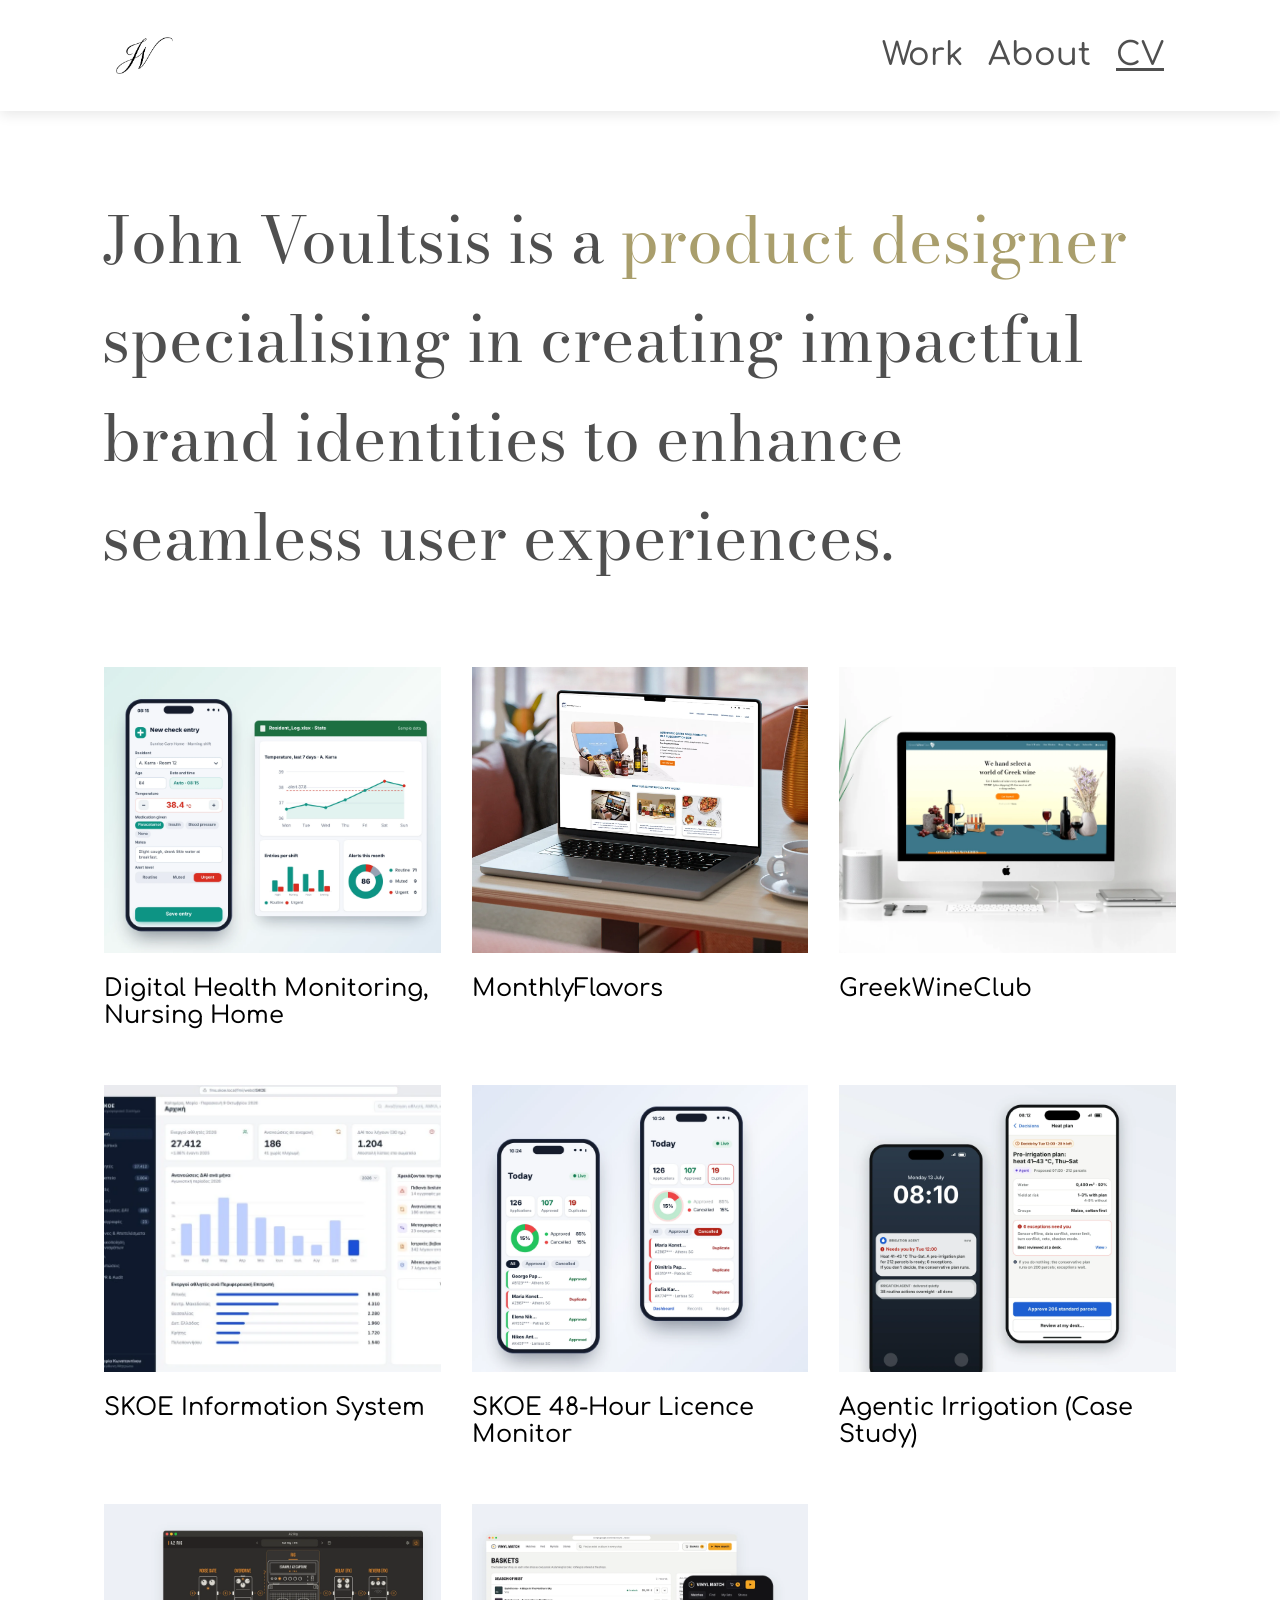
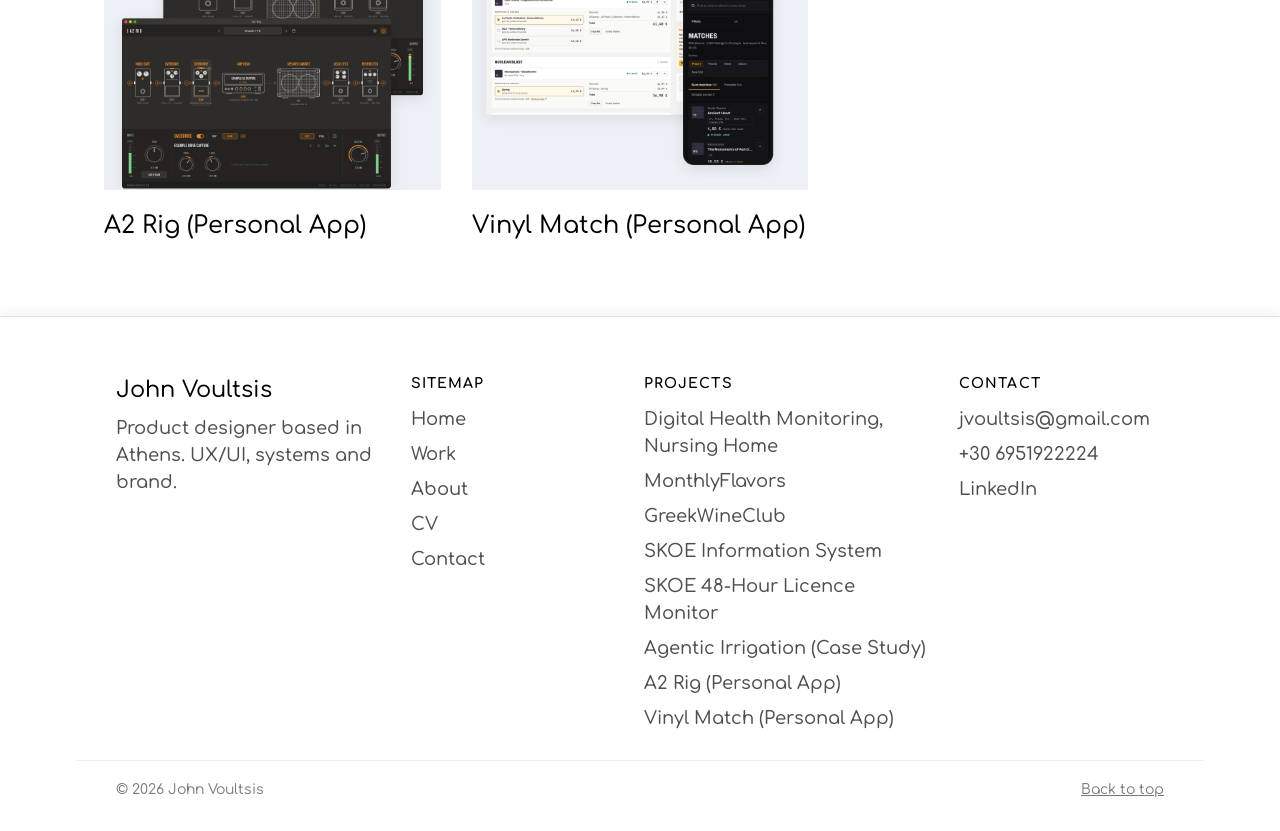
<file: index.html>
<!doctype html>
<html lang="en">
<head>
<meta charset="utf-8">
<meta name="viewport" content="width=device-width, initial-scale=1">
<title>John Voultsis — Product designer</title>
<meta name="description" content="Product designer in Athens. UX/UI for complex operational systems and agentic AI: a national federation's athlete registry, a nursing home monitoring workflow, and an AI irrigation agent.">
<meta name="theme-color" content="#ffffff">
<meta property="og:type" content="website">
<meta property="og:title" content="John Voultsis — Product designer">
<meta property="og:description" content="Product designer in Athens. UX/UI for complex operational systems and agentic AI: a national federation's athlete registry, a nursing home monitoring workflow, and an AI irrigation agent.">
<meta property="og:url" content="https://johnvoultsis.github.io/portfolio/">
<meta property="og:site_name" content="John Voultsis">
<meta property="og:image" content="https://johnvoultsis.github.io/portfolio/images/og/default.jpg">
<meta property="og:image:width" content="1200">
<meta property="og:image:height" content="630">
<meta name="twitter:card" content="summary_large_image">
<link rel="preload" href="fonts/comfortaa-latin-500-normal.woff2" as="font" type="font/woff2" crossorigin>
<link rel="stylesheet" href="css/style.css">
<link rel="icon" href="data:,">
</head>
<body class="w-home" data-nav="work">
<a class="skip-link" href="#main">Skip to content</a>
<header class="site-header">
  <div class="site-header__inner">
    <a class="site-header__brand" href="index.html" aria-label="John Voultsis, home"><img src="images/jv-logo.webp" alt="John Voultsis" width="370" height="240"></a>
    <button class="nav-toggle" type="button" aria-expanded="false" aria-controls="site-nav" aria-label="Menu"><span></span><span></span><span></span></button>
    <nav id="site-nav" aria-label="Main">
      <a href="index.html#work" data-nav="work">Work</a>
      <a href="about.html" data-nav="about">About</a>
      <a class="cv" href="https://drive.google.com/file/d/1XTFdHeBiE6ABi1L90TjCSVqlWoXJlrY3/view?usp=sharing" target="_blank" rel="noopener">CV</a>
    </nav>
  </div>
</header>
<main id="main" class="page home-flow">

  <section class="hero">
    <h1>John Voultsis is a <span class="accent">product designer</span> specialising in creating impactful brand identities to enhance seamless user experiences.</h1>
  </section>

  <section id="work" class="work" aria-label="Selected work">
    <a class="card card--sk2" href="nursing-home.html">
      <div class="card__img"><img src="images/skoe/nursing-card.webp" alt="Mockups of the nursing home monitoring system: check form on a phone and statistics charts" width="1880" height="1600"></div>
      <h2 class="card__title">Digital Health Monitoring, Nursing Home</h2>
    </a>

    <a class="card card--mf" href="monthlyflavors.html">
      <div class="card__img"><img src="images/home/macbook.webp" alt="MonthlyFlavors website shown on a laptop" width="2200" height="1467" loading="lazy" decoding="async"></div>
      <h2 class="card__title">MonthlyFlavors</h2>
    </a>
    <a class="card card--gwc" href="greekwineclub.html">
      <div class="card__img"><img src="images/home/imac.webp" alt="GreekWineClub website shown on a desktop computer" width="2200" height="1467" loading="lazy" decoding="async"></div>
      <h2 class="card__title">GreekWineClub</h2>
    </a>
    <a class="card card--sk" href="skoe.html">
      <div class="card__img"><img src="images/skoe/home.webp" alt="SKOE athlete registry dashboard in a browser window" width="941" height="586" loading="lazy" decoding="async"></div>
      <h2 class="card__title">SKOE Information System</h2>
    </a>
    <a class="card card--sk2" href="skoe-monitor.html">
      <div class="card__img"><img src="images/skoe/monitor-card.webp" alt="Mockups of the 48-hour licence monitor: web form, dashboard and Slack alert" width="1880" height="1600" loading="lazy" decoding="async"></div>
      <h2 class="card__title">SKOE 48-Hour Licence Monitor</h2>
    </a>
    <a class="card card--sk2" href="agentic-irrigation.html">
      <div class="card__img"><img src="images/irrigation/card.webp" alt="Two phones: an irrigation agent alert on the lock screen and the heat plan decision screen" width="1880" height="1600" loading="lazy" decoding="async"></div>
      <h2 class="card__title">Agentic Irrigation (Case Study)</h2>
    </a>
    <a class="card card--sk2" href="a2-rig.html">
      <div class="card__img"><img src="images/a2rig/card.webp" alt="Two A2 Rig windows: a guitar signal chain drawn as line-art pedals, amp head and cabinet" width="1880" height="1600" loading="lazy" decoding="async"></div>
      <h2 class="card__title">A2 Rig (Personal App)</h2>
    </a>
    <a class="card card--sk2" href="vinyl-match.html">
      <div class="card__img"><img src="images/vinylmatch/card.webp" alt="Vinyl Match on a laptop and a phone: baskets per record shop with shipping to Greece, and album matches with prices" width="1880" height="1600" loading="lazy" decoding="async"></div>
      <h2 class="card__title">Vinyl Match (Personal App)</h2>
    </a>
  </section>


</main>
<footer class="site-footer">
  <div class="site-footer__inner">
    <div class="site-footer__brand">
      <b>John Voultsis</b>
      <p>Product designer based in Athens. UX/UI, systems and brand.</p>
    </div>
    <nav aria-label="Sitemap: pages">
      <h2>Sitemap</h2>
      <ul>
        <li><a href="index.html">Home</a></li>
        <li><a href="index.html#work">Work</a></li>
        <li><a href="about.html">About</a></li>
        <li><a href="https://drive.google.com/file/d/1XTFdHeBiE6ABi1L90TjCSVqlWoXJlrY3/view?usp=sharing" target="_blank" rel="noopener">CV</a></li>
        <li><a href="index.html#contact">Contact</a></li>
      </ul>
    </nav>
    <nav aria-label="Sitemap: projects">
      <h2>Projects</h2>
      <ul>
        <li><a href="nursing-home.html">Digital Health Monitoring, Nursing Home</a></li>
        <li><a href="monthlyflavors.html">MonthlyFlavors</a></li>
        <li><a href="greekwineclub.html">GreekWineClub</a></li>
        <li><a href="skoe.html">SKOE Information System</a></li>
        <li><a href="skoe-monitor.html">SKOE 48-Hour Licence Monitor</a></li>
        <li><a href="agentic-irrigation.html">Agentic Irrigation (Case Study)</a></li>
        <li><a href="a2-rig.html">A2 Rig (Personal App)</a></li>
        <li><a href="vinyl-match.html">Vinyl Match (Personal App)</a></li>
      </ul>
    </nav>
    <div id="contact">
      <h2>Contact</h2>
      <ul>
        <li><a href="mailto:jvoultsis@gmail.com">jvoultsis@gmail.com</a></li>
        <li><a href="tel:+306951922224">+30 6951922224</a></li>
        <li><a href="https://www.linkedin.com/in/johnvoultsis/" target="_blank" rel="noopener">LinkedIn</a></li>
      </ul>
    </div>
  </div>
  <div class="site-footer__legal"><span>© 2026 John Voultsis</span><a href="#main">Back to top</a></div>
</footer>
<script src="js/main.js" defer></script>
</body>
</html>
</file>
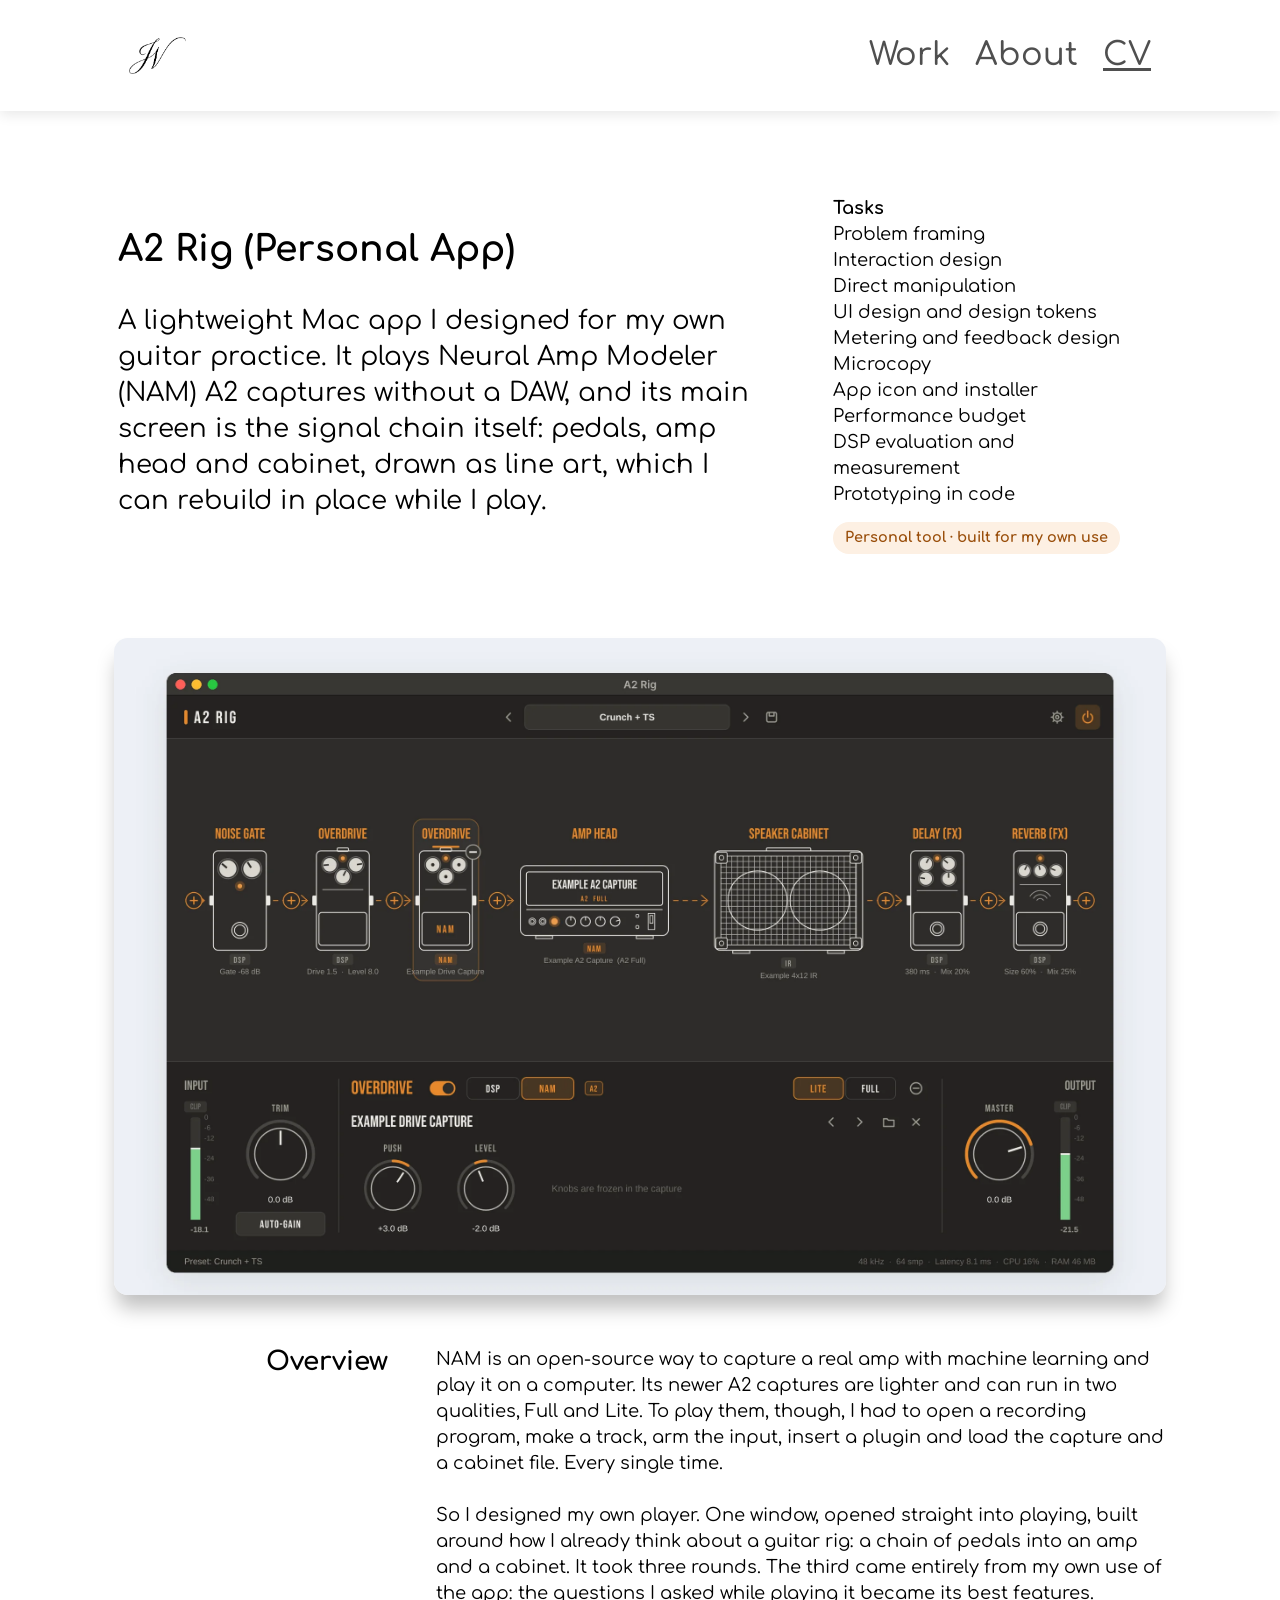
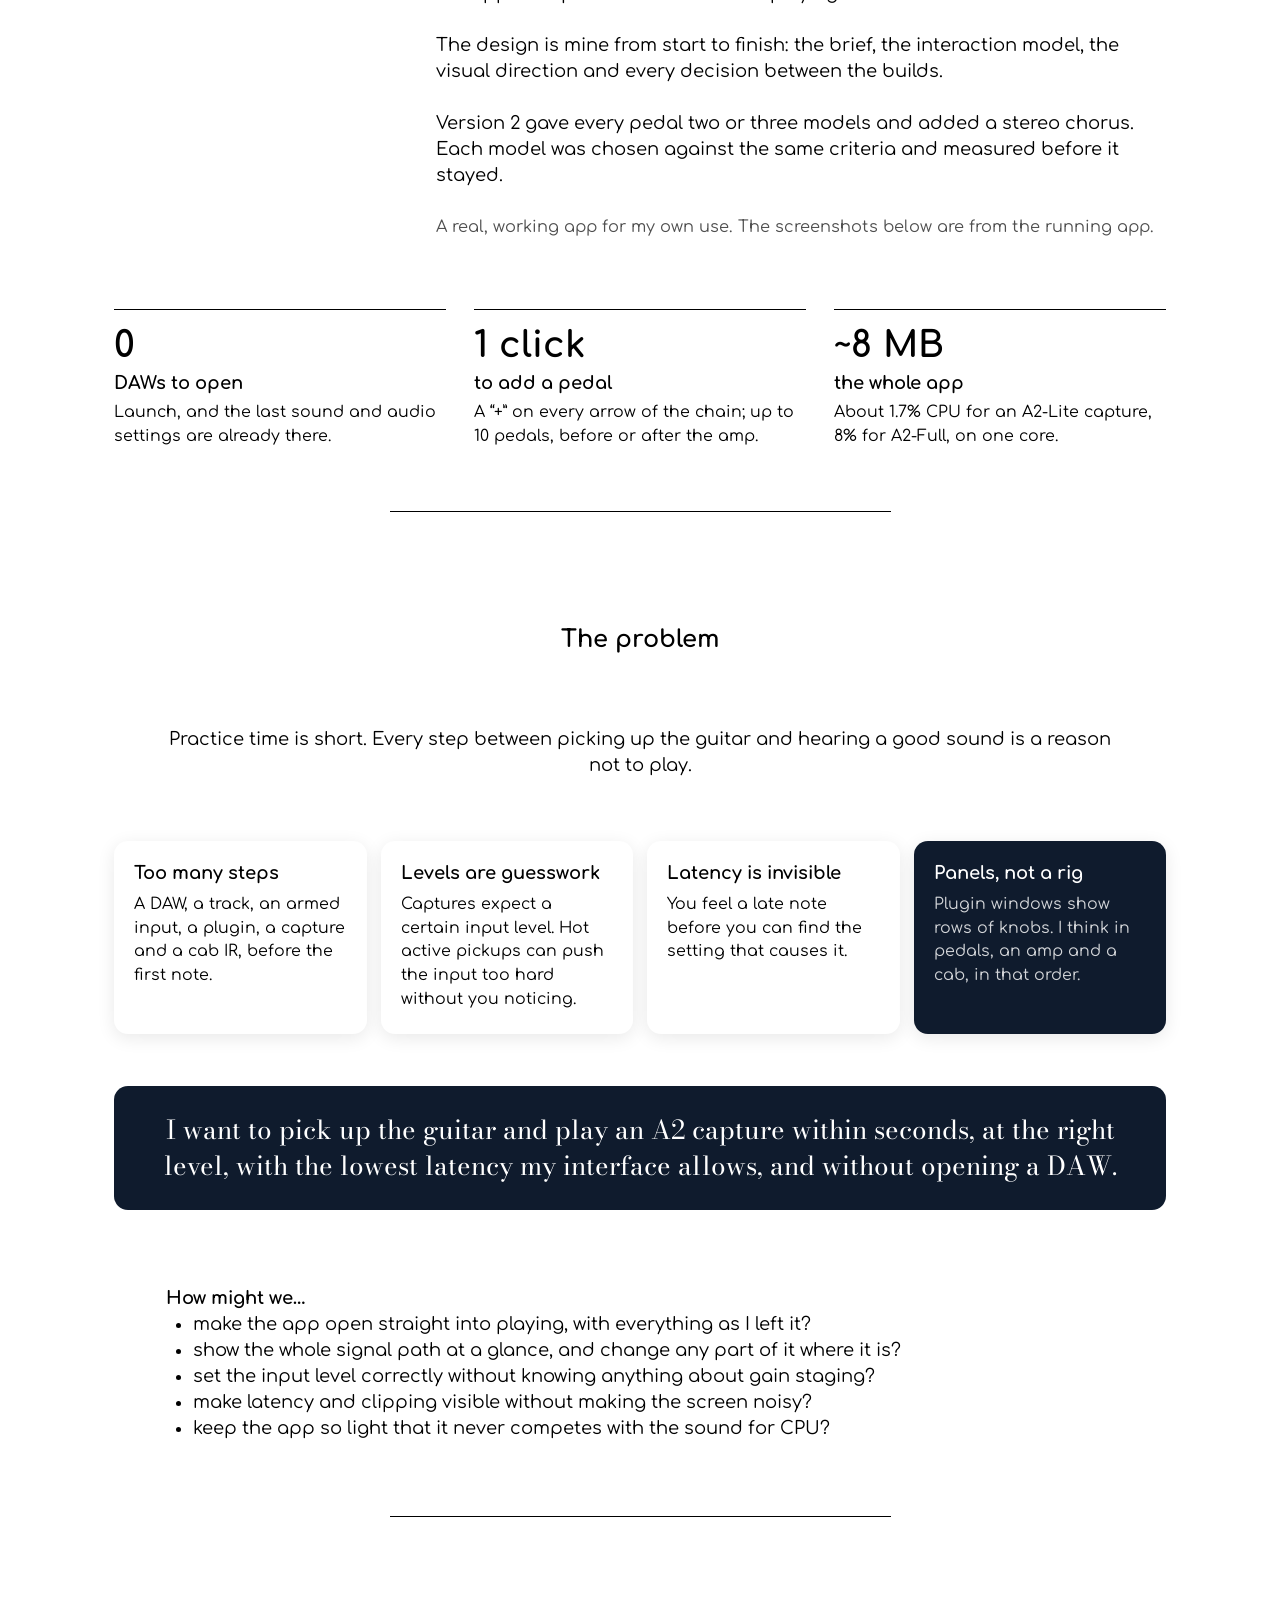
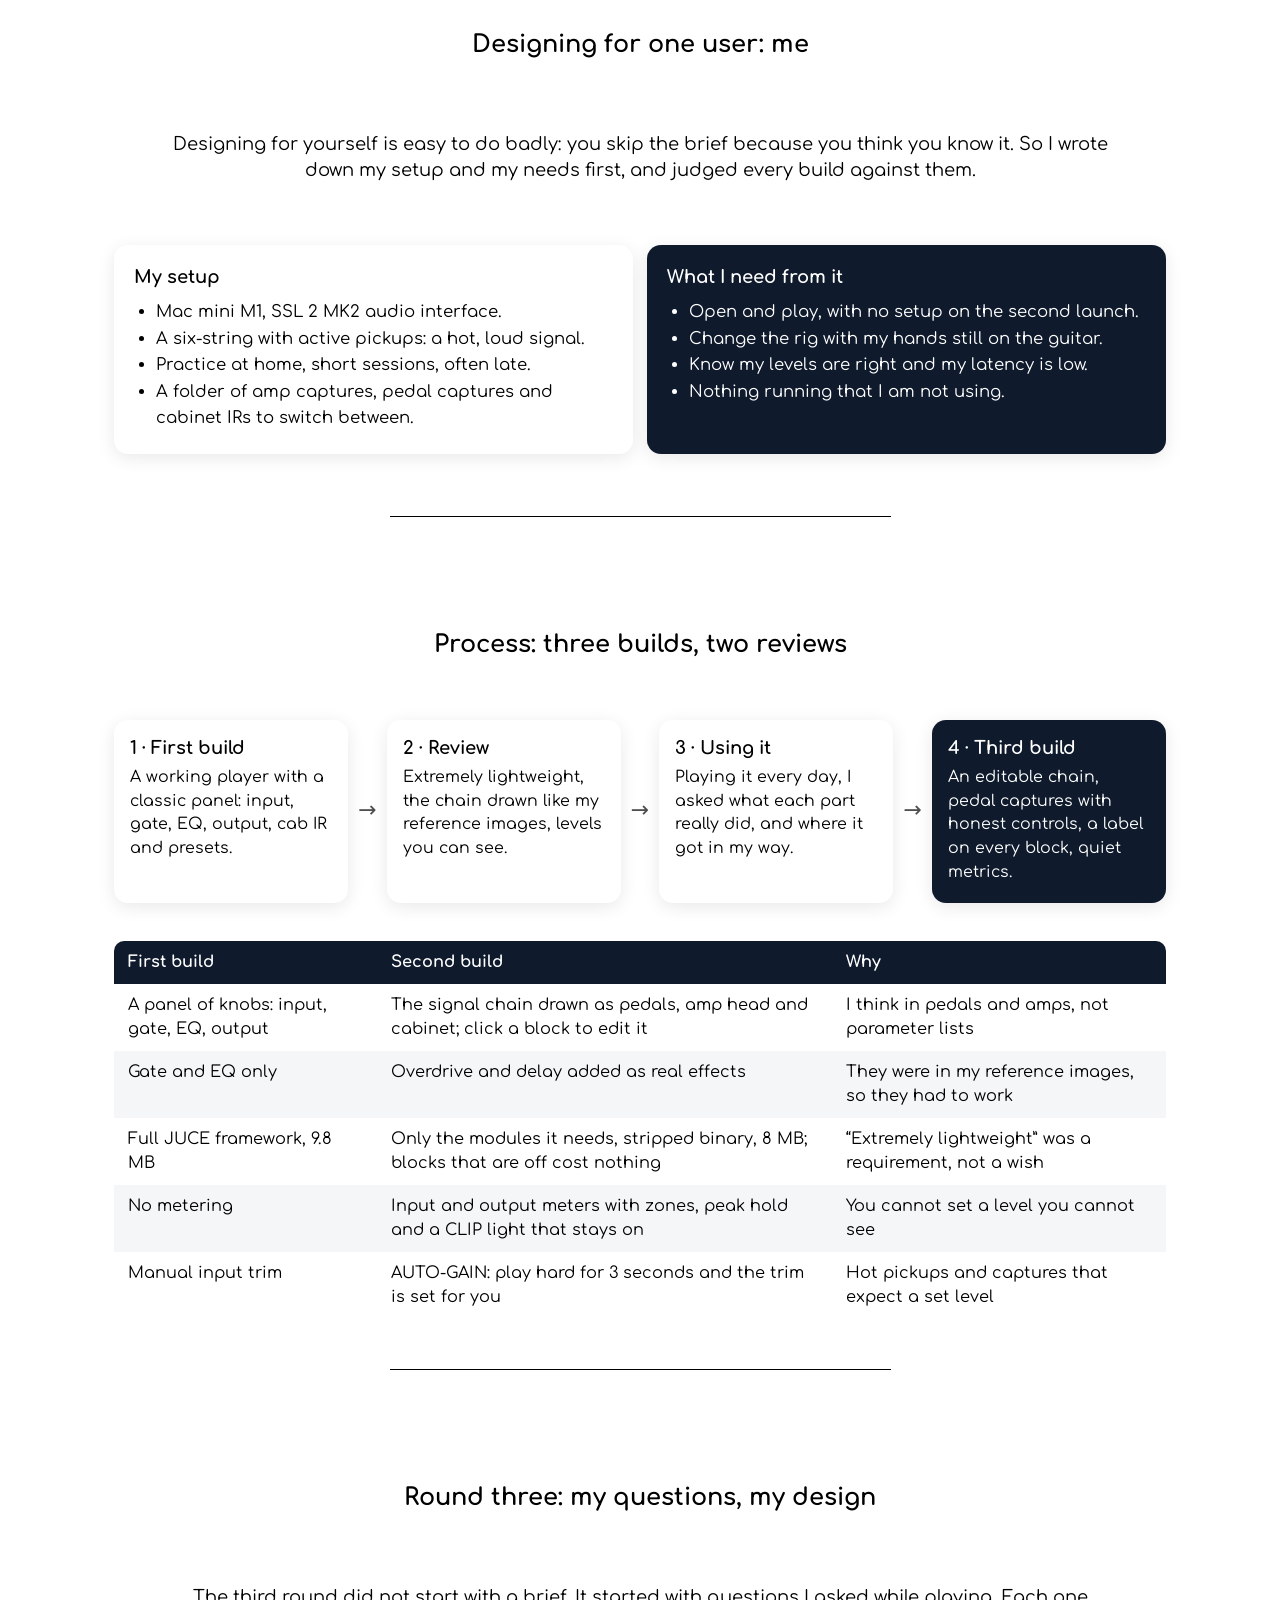
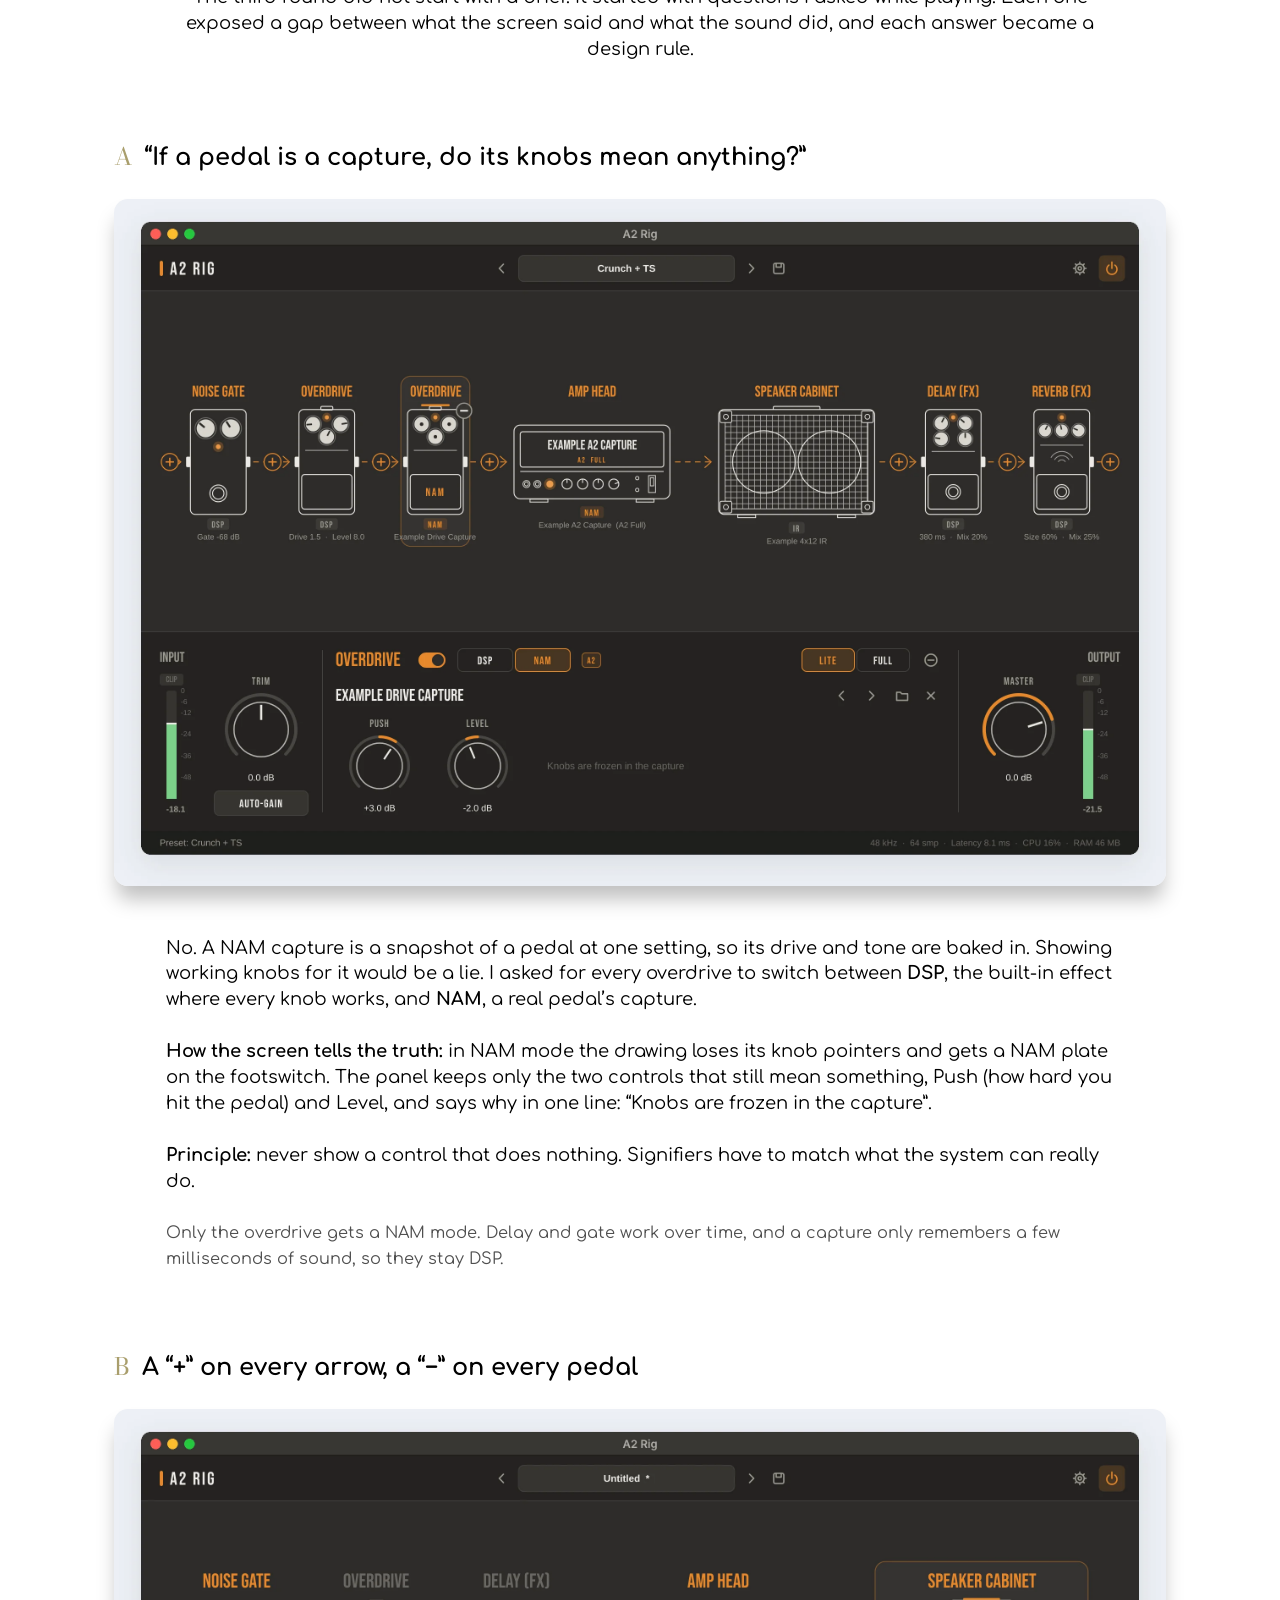
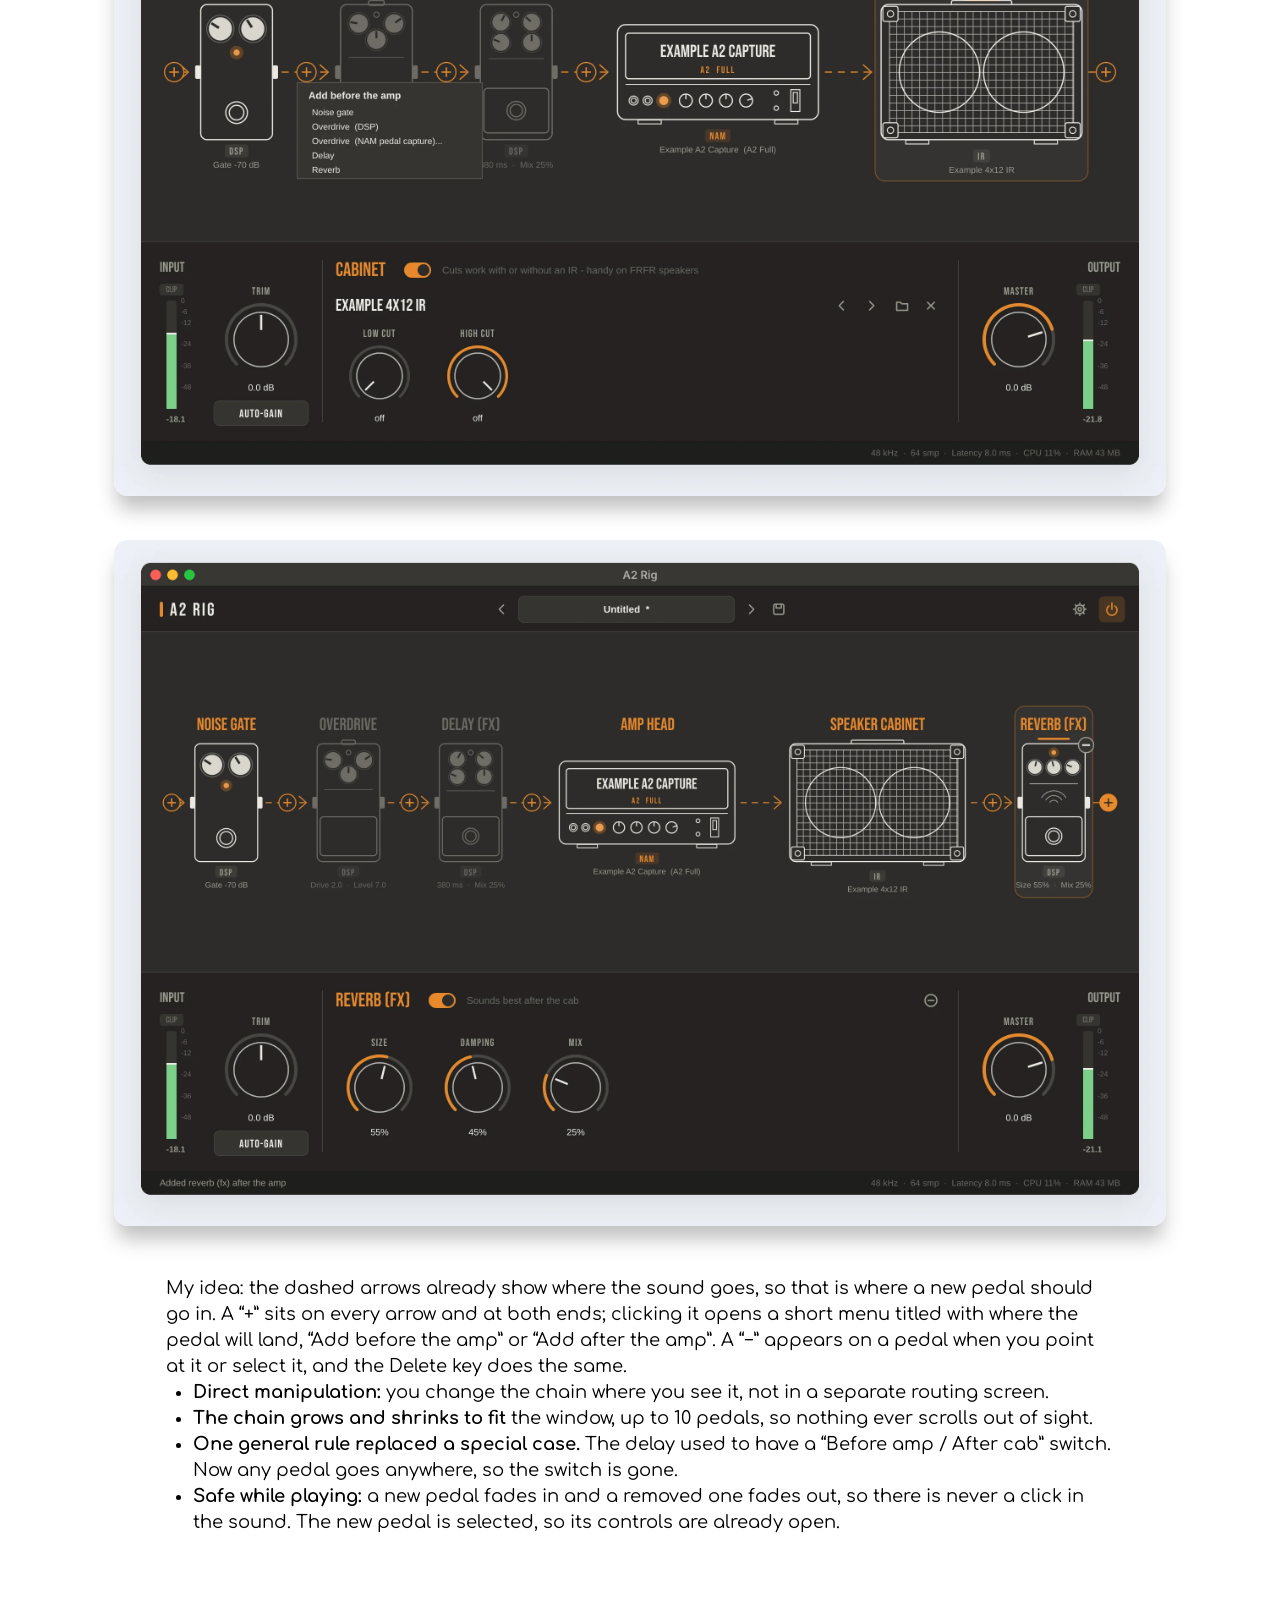
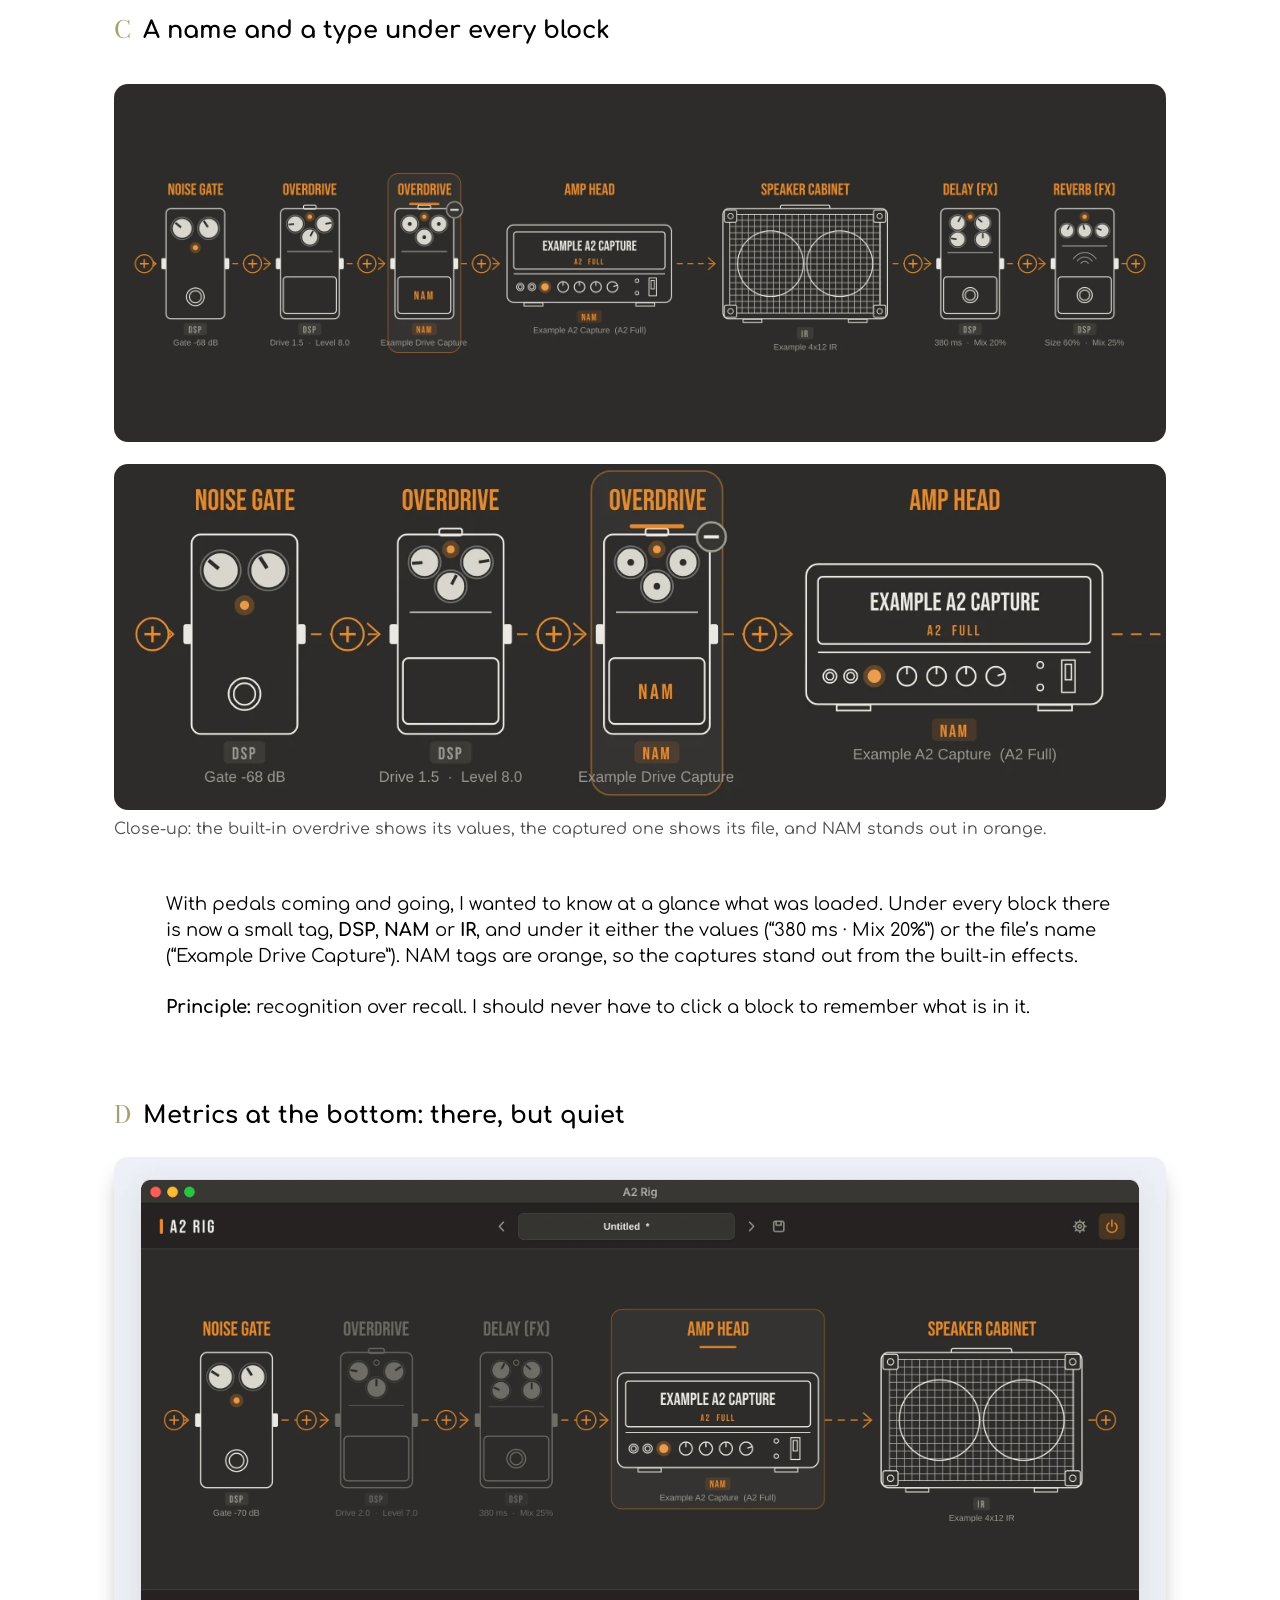
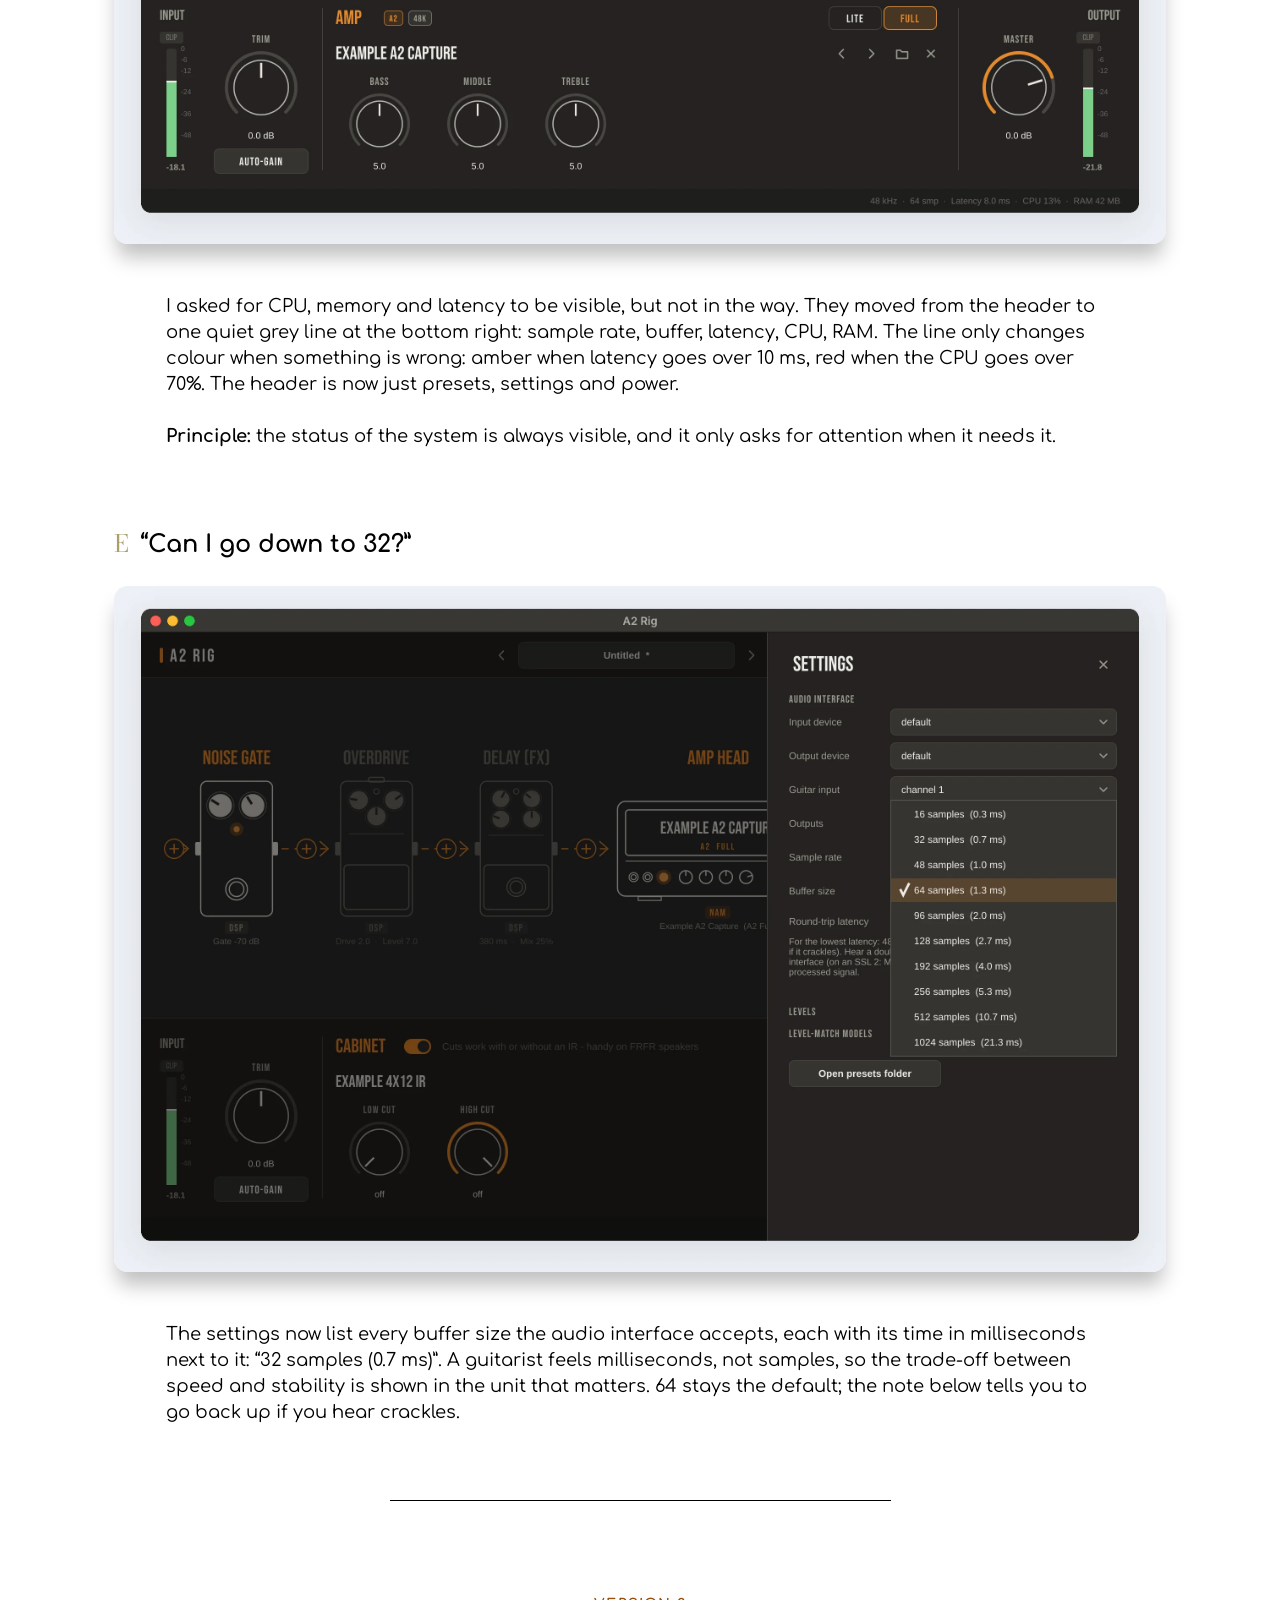
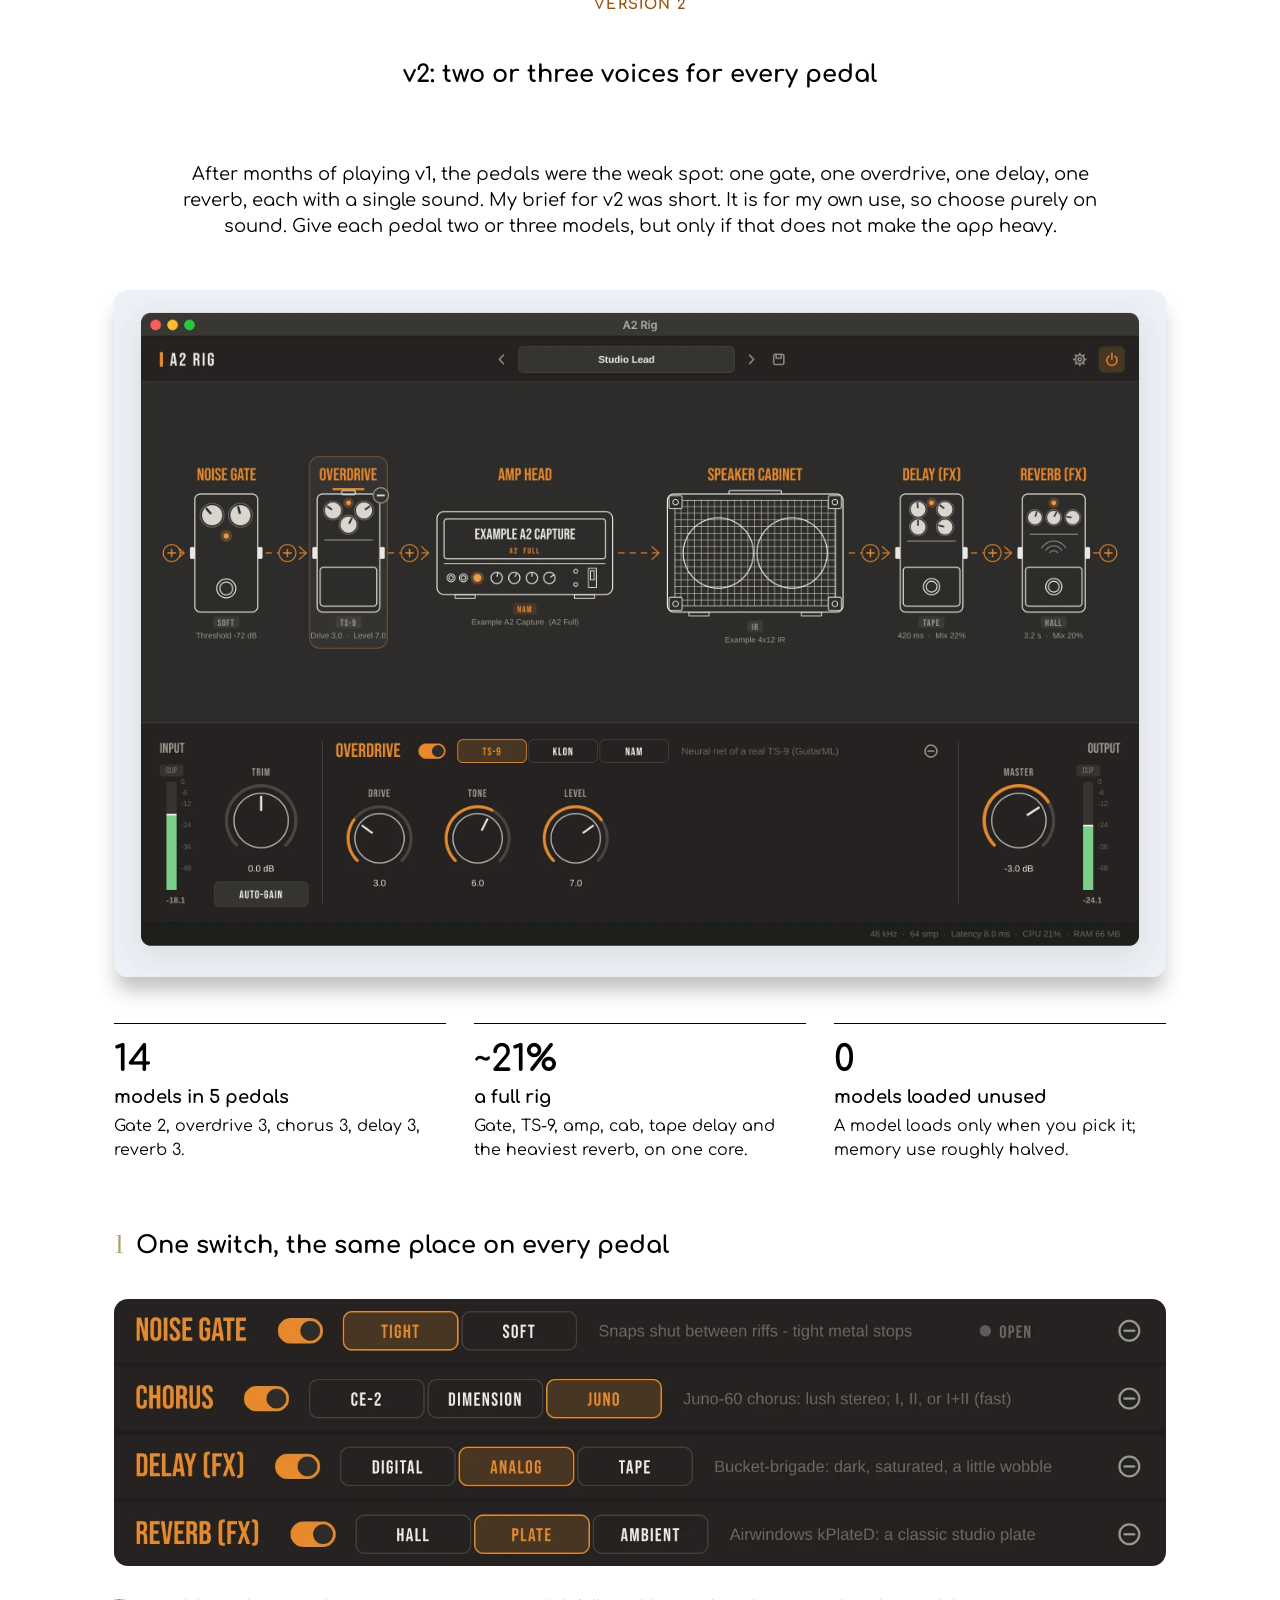
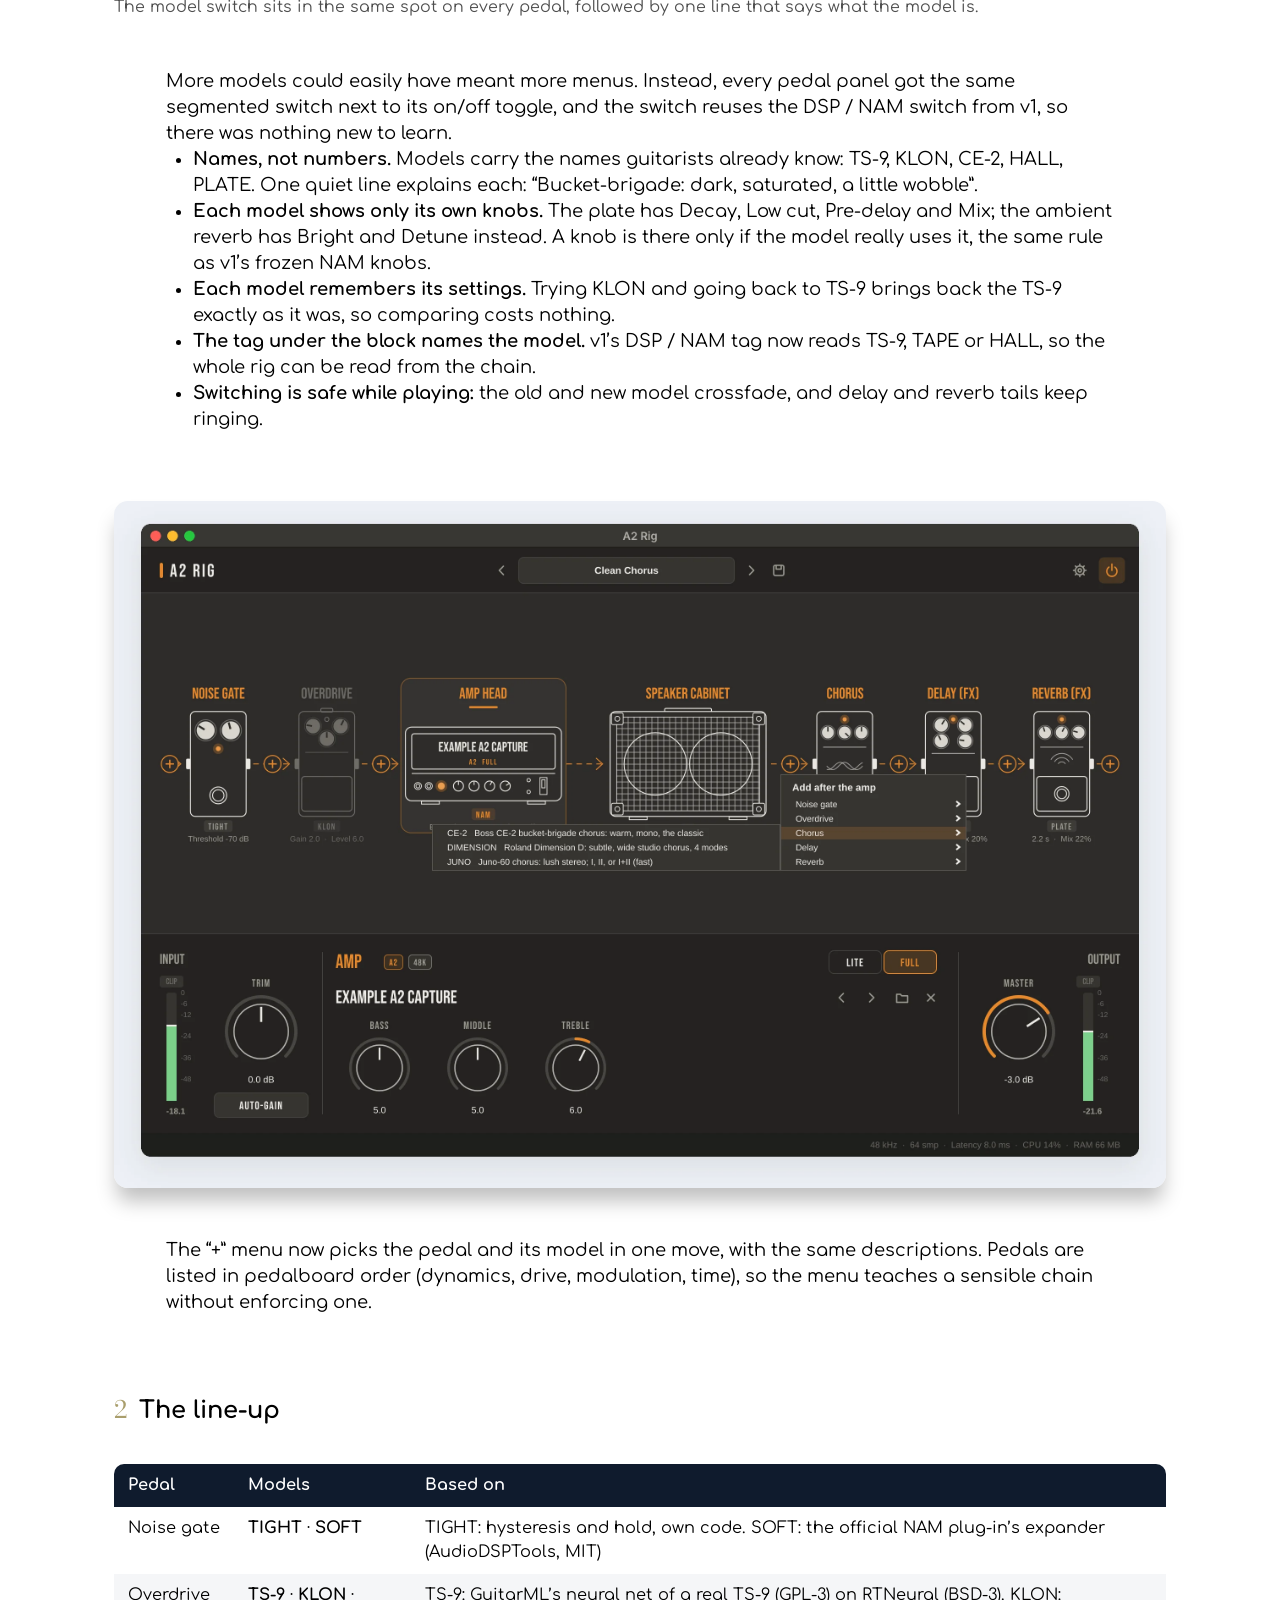
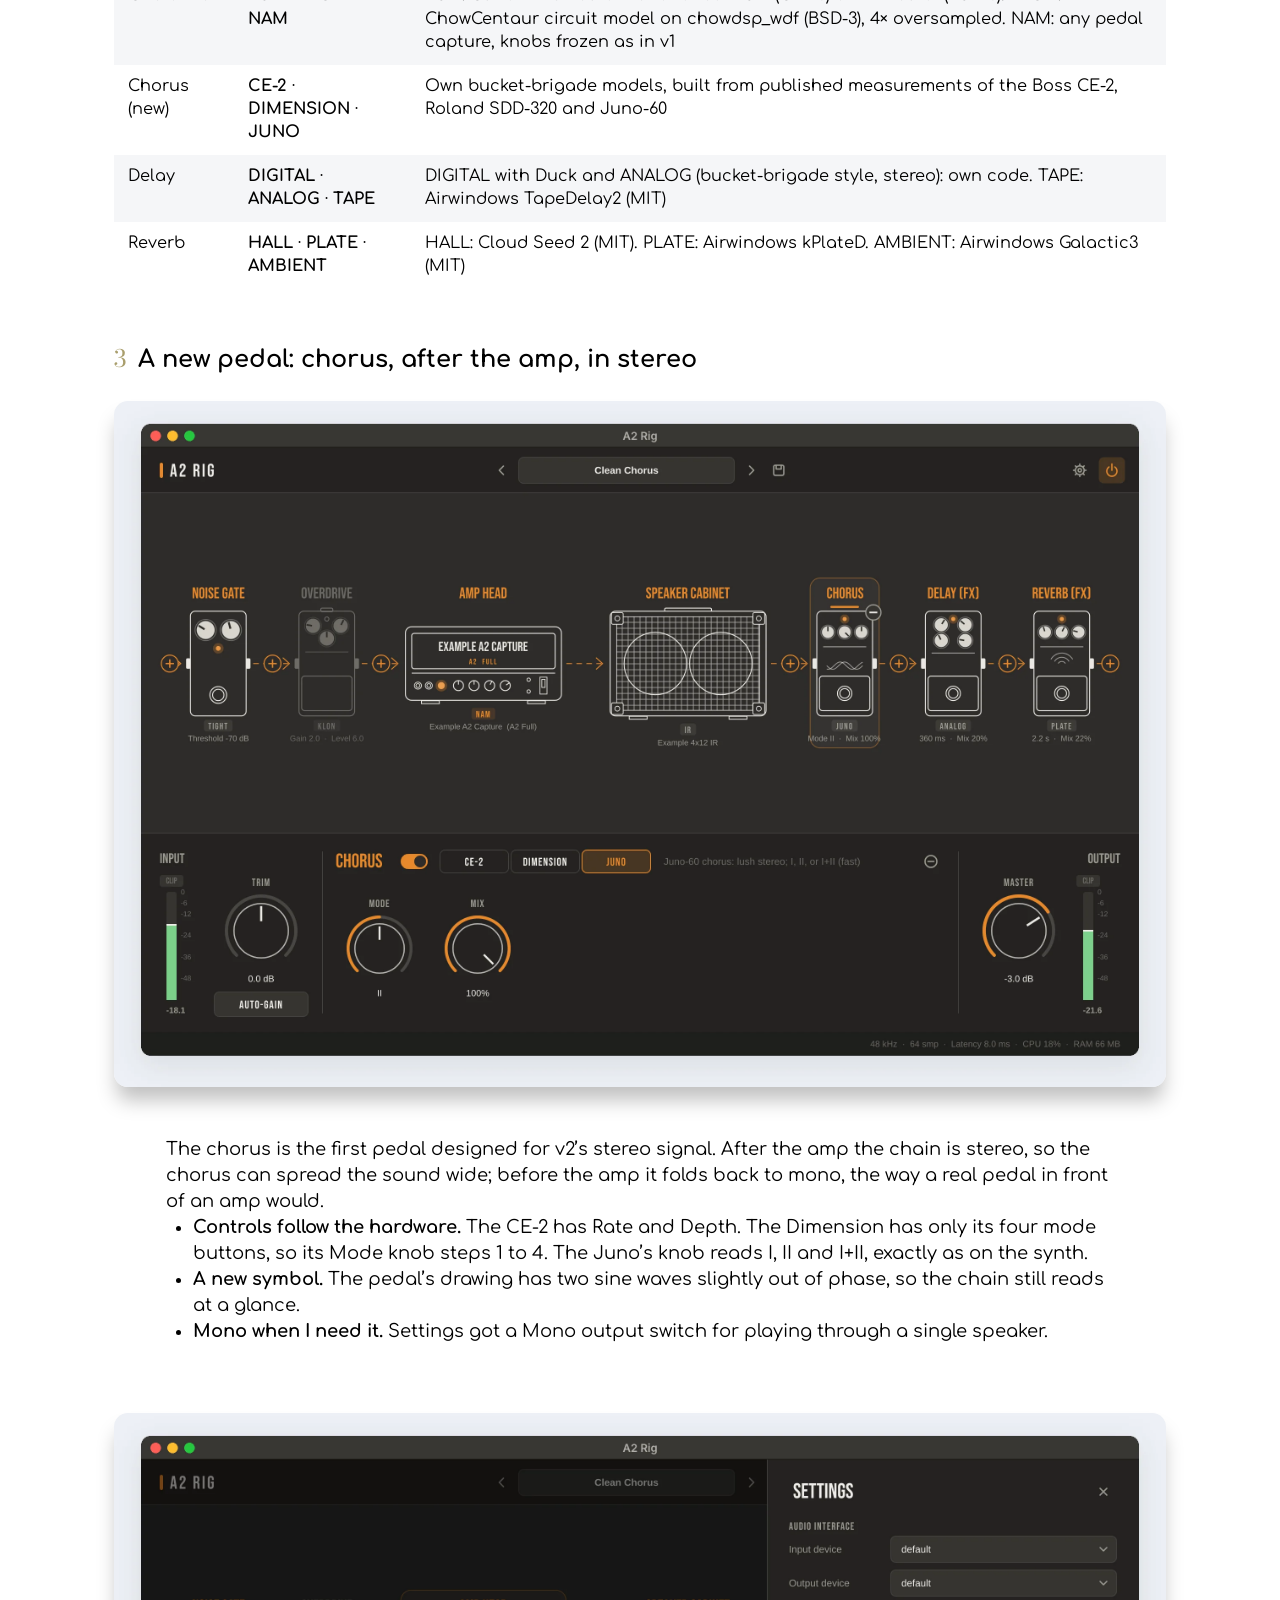
<file: a2-rig.html>
<!doctype html>
<html lang="en">
<head>
<meta charset="utf-8">
<meta name="viewport" content="width=device-width, initial-scale=1">
<title>A2 Rig (Personal App) — John Voultsis</title>
<meta name="description" content="A lightweight Mac app I designed for my own guitar practice: it plays Neural Amp Modeler A2 captures without a DAW, with the signal chain as an editable interface. Version 2 adds two or three measured DSP models per pedal and a stereo chorus.">
<meta name="theme-color" content="#ffffff">
<meta property="og:type" content="website">
<meta property="og:title" content="A2 Rig (Personal App) — John Voultsis">
<meta property="og:description" content="A guitar amp app designed for my own use: the signal chain is the interface.">
<meta property="og:url" content="https://johnvoultsis.github.io/portfolio/a2-rig.html">
<meta property="og:site_name" content="John Voultsis">
<meta property="og:image" content="https://johnvoultsis.github.io/portfolio/images/og/a2-rig.jpg">
<meta property="og:image:width" content="1200">
<meta property="og:image:height" content="630">
<meta name="twitter:card" content="summary_large_image">
<link rel="preload" href="fonts/comfortaa-latin-500-normal.woff2" as="font" type="font/woff2" crossorigin>
<link rel="stylesheet" href="css/style.css">
<link rel="icon" href="data:,">
</head>
<body class="w-gwc" data-nav="work">
<a class="skip-link" href="#main">Skip to content</a>
<header class="site-header">
  <div class="site-header__inner">
    <a class="site-header__brand" href="index.html" aria-label="John Voultsis, home"><img src="images/jv-logo.webp" alt="John Voultsis" width="370" height="240"></a>
    <button class="nav-toggle" type="button" aria-expanded="false" aria-controls="site-nav" aria-label="Menu"><span></span><span></span><span></span></button>
    <nav id="site-nav" aria-label="Main">
      <a href="index.html#work" data-nav="work">Work</a>
      <a href="about.html" data-nav="about">About</a>
      <a class="cv" href="https://drive.google.com/file/d/1XTFdHeBiE6ABi1L90TjCSVqlWoXJlrY3/view?usp=sharing" target="_blank" rel="noopener">CV</a>
    </nav>
  </div>
</header>
<main id="main" class="page flow">

  <section class="project-info">
    <div class="project-info__about">
      <h1 class="project-info__title">A2 Rig (Personal App)</h1>
      <p class="project-info__lead">A lightweight Mac app I designed for my own guitar practice. It plays Neural Amp Modeler (NAM) A2 captures without a DAW, and its main screen is the signal chain itself: pedals, amp head and cabinet, drawn as line art, which I can rebuild in place while I play.</p>
    </div>
    <div class="project-info__tasks">
      <p class="b">Tasks</p>
      <ul>
        <li>Problem framing</li>
        <li>Interaction design</li>
        <li>Direct manipulation</li>
        <li>UI design and design tokens</li>
        <li>Metering and feedback design</li>
        <li>Microcopy</li>
        <li>App icon and installer</li>
        <li>Performance budget</li>
        <li>DSP evaluation and measurement</li>
        <li>Prototyping in code</li>
      </ul>
      <p class="a2-tag">Personal tool · built for my own use</p>
    </div>
  </section>

  <div class="sk-hero"><img src="images/a2rig/hero.webp" alt="The A2 Rig window on a Mac: a chain of seven blocks in white line art with orange labels: noise gate, a built-in overdrive, an overdrive loaded with a NAM pedal capture, amp head, speaker cabinet, delay and reverb, each with a DSP, NAM or IR tag and its name underneath, and a plus sign on every connecting arrow; below, the selected NAM overdrive's controls: DSP and NAM switch, Lite and Full, Push and Level" width="2400" height="1500"></div>

  <section class="overview overview--gwc" aria-labelledby="ov">
    <h2 class="overview__label" id="ov">Overview</h2>
    <div class="overview__text">
      <p>NAM is an open-source way to capture a real amp with machine learning and play it on a computer. Its newer A2 captures are lighter and can run in two qualities, Full and Lite. To play them, though, I had to open a recording program, make a track, arm the input, insert a plugin and load the capture and a cabinet file. Every single time.</p>
      <p>So I designed my own player. One window, opened straight into playing, built around how I already think about a guitar rig: a chain of pedals into an amp and a cabinet. It took three rounds. The third came entirely from my own use of the app: the questions I asked while playing it became its best features.</p>
      <p>The design is mine from start to finish: the brief, the interaction model, the visual direction and every decision between the builds.</p>
      <p>Version 2 gave every pedal two or three models and added a stereo chorus. Each model was chosen against the same criteria and measured before it stayed.</p>
      <p class="ir-muted">A real, working app for my own use. The screenshots below are from the running app.</p>
    </div>
  </section>

  <div class="sk-stats ir-stats">
    <div><strong>0</strong><h3>DAWs to open</h3><p>Launch, and the last sound and audio settings are already there.</p></div>
    <div><strong>1 click</strong><h3>to add a pedal</h3><p>A “+” on every arrow of the chain; up to 10 pedals, before or after the amp.</p></div>
    <div><strong>~8 MB</strong><h3>the whole app</h3><p>About 1.7% CPU for an A2-Lite capture, 8% for A2-Full, on one core.</p></div>
  </div>

  <!-- ===== 1. Problem ===== -->
  <div class="rule rule--gap-sm" role="presentation"></div>
  <h2 class="section-title section-title--lg">The problem</h2>
  <section class="copy copy--center"><p>Practice time is short. Every step between picking up the guitar and hearing a good sound is a reason not to play.</p></section>
  <div class="sk-cards sk-cards--4">
    <div class="sk-card"><h3>Too many steps</h3><p>A DAW, a track, an armed input, a plugin, a capture and a cab IR, before the first note.</p></div>
    <div class="sk-card"><h3>Levels are guesswork</h3><p>Captures expect a certain input level. Hot active pickups can push the input too hard without you noticing.</p></div>
    <div class="sk-card"><h3>Latency is invisible</h3><p>You feel a late note before you can find the setting that causes it.</p></div>
    <div class="sk-card sk-card--dark"><h3>Panels, not a rig</h3><p>Plugin windows show rows of knobs. I think in pedals, an amp and a cab, in that order.</p></div>
  </div>
  <div class="ir-statement"><p>I want to pick up the guitar and play an A2 capture within seconds, at the right level, with the lowest latency my interface allows, and without opening a DAW.</p></div>
  <section class="copy">
    <p class="sp"><span class="b">How might we…</span></p>
    <ul>
      <li>make the app open straight into playing, with everything as I left it?</li>
      <li>show the whole signal path at a glance, and change any part of it where it is?</li>
      <li>set the input level correctly without knowing anything about gain staging?</li>
      <li>make latency and clipping visible without making the screen noisy?</li>
      <li>keep the app so light that it never competes with the sound for CPU?</li>
    </ul>
  </section>

  <!-- ===== 2. User ===== -->
  <div class="rule rule--gap-sm" role="presentation"></div>
  <h2 class="section-title section-title--lg">Designing for one user: me</h2>
  <section class="copy copy--center"><p>Designing for yourself is easy to do badly: you skip the brief because you think you know it. So I wrote down my setup and my needs first, and judged every build against them.</p></section>
  <div class="sk-split">
    <div class="sk-card">
      <h3>My setup</h3>
      <ul>
        <li>Mac mini M1, SSL 2 MK2 audio interface.</li>
        <li>A six-string with active pickups: a hot, loud signal.</li>
        <li>Practice at home, short sessions, often late.</li>
        <li>A folder of amp captures, pedal captures and cabinet IRs to switch between.</li>
      </ul>
    </div>
    <div class="sk-card sk-card--dark">
      <h3>What I need from it</h3>
      <ul>
        <li>Open and play, with no setup on the second launch.</li>
        <li>Change the rig with my hands still on the guitar.</li>
        <li>Know my levels are right and my latency is low.</li>
        <li>Nothing running that I am not using.</li>
      </ul>
    </div>
  </div>

  <!-- ===== 3. Process ===== -->
  <div class="rule rule--gap-sm" role="presentation"></div>
  <h2 class="section-title section-title--lg">Process: three builds, two reviews</h2>
  <div class="sk-arch">
    <div class="sk-node"><h3>1 · First build</h3><p>A working player with a classic panel: input, gate, EQ, output, cab IR and presets.</p></div>
    <span class="sk-arrow" aria-hidden="true">→</span>
    <div class="sk-node"><h3>2 · Review</h3><p>Extremely lightweight, the chain drawn like my reference images, levels you can see.</p></div>
    <span class="sk-arrow" aria-hidden="true">→</span>
    <div class="sk-node"><h3>3 · Using it</h3><p>Playing it every day, I asked what each part really did, and where it got in my way.</p></div>
    <span class="sk-arrow" aria-hidden="true">→</span>
    <div class="sk-node sk-node--dark"><h3>4 · Third build</h3><p>An editable chain, pedal captures with honest controls, a label on every block, quiet metrics.</p></div>
  </div>
  <div class="sk-tablewrap">
  <table class="sk-table sk-table--plain">
    <thead><tr><th scope="col">First build</th><th scope="col">Second build</th><th scope="col">Why</th></tr></thead>
    <tbody>
      <tr><td>A panel of knobs: input, gate, EQ, output</td><td>The signal chain drawn as pedals, amp head and cabinet; click a block to edit it</td><td>I think in pedals and amps, not parameter lists</td></tr>
      <tr><td>Gate and EQ only</td><td>Overdrive and delay added as real effects</td><td>They were in my reference images, so they had to work</td></tr>
      <tr><td>Full JUCE framework, 9.8 MB</td><td>Only the modules it needs, stripped binary, 8 MB; blocks that are off cost nothing</td><td>“Extremely lightweight” was a requirement, not a wish</td></tr>
      <tr><td>No metering</td><td>Input and output meters with zones, peak hold and a CLIP light that stays on</td><td>You cannot set a level you cannot see</td></tr>
      <tr><td>Manual input trim</td><td>AUTO-GAIN: play hard for 3 seconds and the trim is set for you</td><td>Hot pickups and captures that expect a set level</td></tr>
    </tbody>
  </table>
  </div>

  <!-- ===== 4. Round three ===== -->
  <div class="rule rule--gap-sm" role="presentation"></div>
  <h2 class="section-title section-title--lg">Round three: my questions, my design</h2>
  <section class="copy copy--center"><p>The third round did not start with a brief. It started with questions I asked while playing. Each one exposed a gap between what the screen said and what the sound did, and each answer became a design rule.</p></section>

  <h3 class="ir-screen-title"><span>A</span> “If a pedal is a capture, do its knobs mean anything?”</h3>
  <div class="sk-shot"><img src="images/a2rig/nam-pedal.webp" alt="An overdrive in NAM mode: its drawing has a NAM plate on the footswitch and knobs without pointers, its name sits underneath, and the panel shows a DSP and NAM switch, Lite and Full, and only Push and Level, with the hint Knobs are frozen in the capture" width="2488" height="1624" loading="lazy" decoding="async"></div>
  <section class="copy">
    <p>No. A NAM capture is a snapshot of a pedal at one setting, so its drive and tone are baked in. Showing working knobs for it would be a lie. I asked for every overdrive to switch between <b>DSP</b>, the built-in effect where every knob works, and <b>NAM</b>, a real pedal’s capture.</p>
    <p class="sp"><span class="b">How the screen tells the truth:</span> in NAM mode the drawing loses its knob pointers and gets a NAM plate on the footswitch. The panel keeps only the two controls that still mean something, Push (how hard you hit the pedal) and Level, and says why in one line: “Knobs are frozen in the capture”.</p>
    <p class="sp"><span class="b">Principle:</span> never show a control that does nothing. Signifiers have to match what the system can really do.</p>
    <p class="sp ir-muted">Only the overdrive gets a NAM mode. Delay and gate work over time, and a capture only remembers a few milliseconds of sound, so they stay DSP.</p>
  </section>

  <h3 class="ir-screen-title"><span>B</span> A “+” on every arrow, a “−” on every pedal</h3>
  <div class="sk-shot"><img src="images/a2rig/add-menu.webp" alt="Clicking the plus between the noise gate and the overdrive opens a small menu titled Add before the amp, with Noise gate, Overdrive DSP, Overdrive NAM pedal capture, Delay and Reverb" width="2488" height="1624" loading="lazy" decoding="async"></div>
  <div class="sk-shot a2-shot-gap"><img src="images/a2rig/added.webp" alt="After choosing Reverb from the plus at the end of the chain: the chain has shrunk to fit a new reverb pedal after the cabinet, the reverb is selected with a minus in its corner, and the status bar says Added reverb (fx) after the amp" width="2488" height="1624" loading="lazy" decoding="async"></div>
  <section class="copy">
    <p>My idea: the dashed arrows already show where the sound goes, so that is where a new pedal should go in. A “+” sits on every arrow and at both ends; clicking it opens a short menu titled with where the pedal will land, “Add before the amp” or “Add after the amp”. A “−” appears on a pedal when you point at it or select it, and the Delete key does the same.</p>
    <ul>
      <li><b>Direct manipulation:</b> you change the chain where you see it, not in a separate routing screen.</li>
      <li><b>The chain grows and shrinks to fit</b> the window, up to 10 pedals, so nothing ever scrolls out of sight.</li>
      <li><b>One general rule replaced a special case.</b> The delay used to have a “Before amp / After cab” switch. Now any pedal goes anywhere, so the switch is gone.</li>
      <li><b>Safe while playing:</b> a new pedal fades in and a removed one fades out, so there is never a click in the sound. The new pedal is selected, so its controls are already open.</li>
    </ul>
  </section>

  <h3 class="ir-screen-title"><span>C</span> A name and a type under every block</h3>
  <div class="a2-chains"><figure><img src="images/a2rig/chain-dynamic.webp" alt="The whole seven-block chain: under each block a small tag reads DSP, NAM or IR, with the block's values or the loaded file's name below it" width="2360" height="804" loading="lazy" decoding="async"></figure><figure><img src="images/a2rig/chain-tags.webp" alt="Close-up: a noise gate tagged DSP, Gate minus 68 dB; an overdrive tagged DSP, Drive 1.5, Level 8.0; an overdrive tagged NAM in orange, Example Drive Capture; and the amp head tagged NAM, Example A2 Capture, A2 Full" width="1310" height="430" loading="lazy" decoding="async"><figcaption>Close-up: the built-in overdrive shows its values, the captured one shows its file, and NAM stands out in orange.</figcaption></figure></div>
  <section class="copy">
    <p>With pedals coming and going, I wanted to know at a glance what was loaded. Under every block there is now a small tag, <b>DSP</b>, <b>NAM</b> or <b>IR</b>, and under it either the values (“380 ms · Mix 20%”) or the file’s name (“Example Drive Capture”). NAM tags are orange, so the captures stand out from the built-in effects.</p>
    <p class="sp"><span class="b">Principle:</span> recognition over recall. I should never have to click a block to remember what is in it.</p>
  </section>

  <h3 class="ir-screen-title"><span>D</span> Metrics at the bottom: there, but quiet</h3>
  <div class="sk-shot"><img src="images/a2rig/main.webp" alt="Main window with the amp selected; the header holds only the preset selector, settings and power, and a quiet line at the bottom right reads 48 kHz, 64 samples, latency, CPU and RAM" width="2488" height="1624" loading="lazy" decoding="async"></div>
  <section class="copy">
    <p>I asked for CPU, memory and latency to be visible, but not in the way. They moved from the header to one quiet grey line at the bottom right: sample rate, buffer, latency, CPU, RAM. The line only changes colour when something is wrong: amber when latency goes over 10 ms, red when the CPU goes over 70%. The header is now just presets, settings and power.</p>
    <p class="sp"><span class="b">Principle:</span> the status of the system is always visible, and it only asks for attention when it needs it.</p>
  </section>

  <h3 class="ir-screen-title"><span>E</span> “Can I go down to 32?”</h3>
  <div class="sk-shot"><img src="images/a2rig/settings.webp" alt="Settings with the buffer size list open: 16, 32, 48, 64, 96, 128, 192, 256, 512 and 1024 samples, each with its duration in milliseconds, and 64 samples ticked" width="2488" height="1624" loading="lazy" decoding="async"></div>
  <section class="copy">
    <p>The settings now list every buffer size the audio interface accepts, each with its time in milliseconds next to it: “32 samples (0.7 ms)”. A guitarist feels milliseconds, not samples, so the trade-off between speed and stability is shown in the unit that matters. 64 stays the default; the note below tells you to go back up if you hear crackles.</p>
  </section>

  <!-- ===== V2 ===== -->
  <div class="rule rule--gap-sm" role="presentation"></div>
  <p class="a2-v2-label">Version 2</p>
  <h2 class="section-title section-title--lg">v2: two or three voices for every pedal</h2>
  <section class="copy copy--center"><p>After months of playing v1, the pedals were the weak spot: one gate, one overdrive, one delay, one reverb, each with a single sound. My brief for v2 was short. It is for my own use, so choose purely on sound. Give each pedal two or three models, but only if that does not make the app heavy.</p></section>
  <div class="sk-shot"><img src="images/a2rig/v2-lead.webp" alt="A2 Rig version 2 with the preset Studio Lead: noise gate tagged SOFT, overdrive tagged TS-9, amp head, speaker cabinet, delay tagged TAPE and reverb tagged HALL; the overdrive is selected and its panel shows a TS-9, KLON and NAM switch, the line Neural net of a real TS-9 (GuitarML), and Drive, Tone and Level knobs" width="2488" height="1624" loading="lazy" decoding="async"></div>
  <div class="sk-stats ir-stats">
    <div><strong>14</strong><h3>models in 5 pedals</h3><p>Gate 2, overdrive 3, chorus 3, delay 3, reverb 3.</p></div>
    <div><strong>~21%</strong><h3>a full rig</h3><p>Gate, TS-9, amp, cab, tape delay and the heaviest reverb, on one core.</p></div>
    <div><strong>0</strong><h3>models loaded unused</h3><p>A model loads only when you pick it; memory use roughly halved.</p></div>
  </div>

  <h3 class="ir-screen-title"><span>1</span> One switch, the same place on every pedal</h3>
  <figure class="a2-chains"><img src="images/a2rig/v2-selectors.webp" alt="Four pedal panel headers stacked: Noise gate with TIGHT and SOFT, Chorus with CE-2, DIMENSION and JUNO, Delay with DIGITAL, ANALOG and TAPE, Reverb with HALL, PLATE and AMBIENT; the chosen model is filled in orange and a one-line description follows each switch" width="1490" height="378" loading="lazy" decoding="async"><figcaption>The model switch sits in the same spot on every pedal, followed by one line that says what the model is.</figcaption></figure>
  <section class="copy">
    <p>More models could easily have meant more menus. Instead, every pedal panel got the same segmented switch next to its on/off toggle, and the switch reuses the DSP / NAM switch from v1, so there was nothing new to learn.</p>
    <ul>
      <li><b>Names, not numbers.</b> Models carry the names guitarists already know: TS-9, KLON, CE-2, HALL, PLATE. One quiet line explains each: “Bucket-brigade: dark, saturated, a little wobble”.</li>
      <li><b>Each model shows only its own knobs.</b> The plate has Decay, Low cut, Pre-delay and Mix; the ambient reverb has Bright and Detune instead. A knob is there only if the model really uses it, the same rule as v1’s frozen NAM knobs.</li>
      <li><b>Each model remembers its settings.</b> Trying KLON and going back to TS-9 brings back the TS-9 exactly as it was, so comparing costs nothing.</li>
      <li><b>The tag under the block names the model.</b> v1’s DSP / NAM tag now reads TS-9, TAPE or HALL, so the whole rig can be read from the chain.</li>
      <li><b>Switching is safe while playing:</b> the old and new model crossfade, and delay and reverb tails keep ringing.</li>
    </ul>
  </section>
  <div class="sk-shot a2-shot-gap"><img src="images/a2rig/v2-add-menu.webp" alt="The plus after the cabinet opens Add after the amp with Noise gate, Overdrive, Chorus, Delay and Reverb; the Chorus submenu lists CE-2, DIMENSION and JUNO, each with a one-line description" width="2488" height="1624" loading="lazy" decoding="async"></div>
  <section class="copy">
    <p>The “+” menu now picks the pedal and its model in one move, with the same descriptions. Pedals are listed in pedalboard order (dynamics, drive, modulation, time), so the menu teaches a sensible chain without enforcing one.</p>
  </section>

  <h3 class="ir-screen-title"><span>2</span> The line-up</h3>
  <div class="sk-tablewrap">
  <table class="sk-table sk-table--plain">
    <thead><tr><th scope="col">Pedal</th><th scope="col">Models</th><th scope="col">Based on</th></tr></thead>
    <tbody>
      <tr><td>Noise gate</td><td><b>TIGHT</b> · <b>SOFT</b></td><td>TIGHT: hysteresis and hold, own code. SOFT: the official NAM plug-in’s expander (AudioDSPTools, MIT)</td></tr>
      <tr><td>Overdrive</td><td><b>TS-9</b> · <b>KLON</b> · <b>NAM</b></td><td>TS-9: GuitarML’s neural net of a real TS-9 (GPL-3) on RTNeural (BSD-3). KLON: ChowCentaur circuit model on chowdsp_wdf (BSD-3), 4× oversampled. NAM: any pedal capture, knobs frozen as in v1</td></tr>
      <tr><td>Chorus (new)</td><td><b>CE-2</b> · <b>DIMENSION</b> · <b>JUNO</b></td><td>Own bucket-brigade models, built from published measurements of the Boss CE-2, Roland SDD-320 and Juno-60</td></tr>
      <tr><td>Delay</td><td><b>DIGITAL</b> · <b>ANALOG</b> · <b>TAPE</b></td><td>DIGITAL with Duck and ANALOG (bucket-brigade style, stereo): own code. TAPE: Airwindows TapeDelay2 (MIT)</td></tr>
      <tr><td>Reverb</td><td><b>HALL</b> · <b>PLATE</b> · <b>AMBIENT</b></td><td>HALL: Cloud Seed 2 (MIT). PLATE: Airwindows kPlateD. AMBIENT: Airwindows Galactic3 (MIT)</td></tr>
    </tbody>
  </table>
  </div>

  <h3 class="ir-screen-title"><span>3</span> A new pedal: chorus, after the amp, in stereo</h3>
  <div class="sk-shot"><img src="images/a2rig/v2-chorus.webp" alt="Preset Clean Chorus: a chorus pedal drawn with three knobs and two out-of-phase sine waves sits after the cabinet, tagged JUNO, Mode II, Mix 100%; its panel shows CE-2, DIMENSION and JUNO, and Mode and Mix knobs reading II and 100%" width="2488" height="1624" loading="lazy" decoding="async"></div>
  <section class="copy">
    <p>The chorus is the first pedal designed for v2’s stereo signal. After the amp the chain is stereo, so the chorus can spread the sound wide; before the amp it folds back to mono, the way a real pedal in front of an amp would.</p>
    <ul>
      <li><b>Controls follow the hardware.</b> The CE-2 has Rate and Depth. The Dimension has only its four mode buttons, so its Mode knob steps 1 to 4. The Juno’s knob reads I, II and I+II, exactly as on the synth.</li>
      <li><b>A new symbol.</b> The pedal’s drawing has two sine waves slightly out of phase, so the chain still reads at a glance.</li>
      <li><b>Mono when I need it.</b> Settings got a Mono output switch for playing through a single speaker.</li>
    </ul>
  </section>
  <div class="sk-shot a2-shot-gap"><img src="images/a2rig/v2-settings.webp" alt="Settings panel in version 2: audio interface settings, round-trip latency 8.0 ms, and a Levels section with Level-match models switched on and Mono output switched off" width="2488" height="1624" loading="lazy" decoding="async"></div>

  <!-- ===== V2: evaluation ===== -->
  <div class="rule rule--gap-sm" role="presentation"></div>
  <p class="a2-v2-label">Version 2</p>
  <h2 class="section-title section-title--lg">How the DSP was chosen</h2>
  <section class="copy copy--center"><p>Every model had to earn its place against the same four questions. Sound came first; the other three decided whether a good sound was worth its cost.</p></section>
  <div class="sk-cards sk-cards--4">
    <div class="sk-card sk-card--dark"><h3>Sound</h3><p>Is it the best available sound for this pedal, and is it different enough from the other models to be worth a button?</p></div>
    <div class="sk-card"><h3>CPU</h3><p>Measured, not estimated, at 48 kHz and a 64-sample buffer on one core, before committing to it.</p></div>
    <div class="sk-card"><h3>Latency</h3><p>No added delay to the guitar. Anything that needs lookahead is out.</p></div>
    <div class="sk-card"><h3>Licence</h3><p>Open source with a licence that fits. Personal use allowed GPL and LGPL; a closed-source tool could not be used.</p></div>
  </div>
  <div class="sk-arch">
    <div class="sk-node"><h3>1 · Research</h3><p>Open-source reverbs, gates, drives and choruses, plus papers and hardware measurements.</p></div>
    <span class="sk-arrow" aria-hidden="true">→</span>
    <div class="sk-node"><h3>2 · Shortlist</h3><p>Two or three per pedal, each with a clearly different character.</p></div>
    <span class="sk-arrow" aria-hidden="true">→</span>
    <div class="sk-node"><h3>3 · Build in</h3><p>Into the real chain, with crossfades, presets and level-matching.</p></div>
    <span class="sk-arrow" aria-hidden="true">→</span>
    <div class="sk-node sk-node--dark"><h3>4 · Measure</h3><p>A full audit with test signals, then fix what the numbers showed.</p></div>
  </div>
  <div class="sk-tablewrap">
  <table class="sk-table sk-table--plain">
    <thead><tr><th scope="col">Candidate</th><th scope="col">For</th><th scope="col">Result</th></tr></thead>
    <tbody>
      <tr><td>Cloud Seed 2 (MIT)</td><td>Reverb</td><td><b>Used: HALL.</b> The biggest step up in sound, and the heaviest model in the app (about 6%).</td></tr>
      <tr><td>Airwindows kPlateD, Galactic3, TapeDelay2 (MIT)</td><td>Reverb, delay</td><td><b>Used: PLATE, AMBIENT, TAPE.</b> Distinct characters at very low CPU.</td></tr>
      <tr><td>GuitarML TS-M1N3 on RTNeural</td><td>Overdrive</td><td><b>Used: TS-9.</b> A neural net trained on a real TS-9, with working Drive and Tone; 100 KB of weights.</td></tr>
      <tr><td>ChowCentaur on chowdsp_wdf (BSD-3)</td><td>Overdrive</td><td><b>Used: KLON.</b> A circuit model of the Klon Centaur.</td></tr>
      <tr><td>NAM plug-in gate (AudioDSPTools, MIT)</td><td>Gate</td><td><b>Used: SOFT.</b> The gate NAM players already know.</td></tr>
      <tr><td>LSP Gate (LGPL)</td><td>Gate</td><td><b>Rejected.</b> Its lookahead adds latency.</td></tr>
      <tr><td>Yeh tone-stack model</td><td>Amp EQ</td><td><b>Rejected.</b> The amp’s tone stack is already inside the capture, so it would filter the sound twice.</td></tr>
      <tr><td>Dragonfly (GPL-3), ReverbSC (LGPL)</td><td>Reverb</td><td>Considered.</td></tr>
      <tr><td>TAL-Chorus-LX</td><td>Chorus</td><td><b>Not possible:</b> closed source. The Juno model was built from published measurements instead.</td></tr>
      <tr><td>Q pitch detector (MIT), Giannoulis–Massberg–Reiss compressor</td><td>Tuner, compressor</td><td>Kept for future pedals.</td></tr>
    </tbody>
  </table>
  </div>

  <!-- ===== V2: measurement ===== -->
  <div class="rule rule--gap-sm" role="presentation"></div>
  <p class="a2-v2-label">Version 2</p>
  <h2 class="section-title section-title--lg">Measuring before trusting</h2>
  <section class="copy copy--center"><p>A label on a knob is a promise. If Decay says 2.5 s, the reverb should die away in 2.5 s. So every model was audited with test signals, and the numbers drove a round of fixes.</p></section>
  <div class="sk-cards sk-cards--3">
    <div class="sk-card"><h3>Sweeps and impulses</h3><p>Frequency response, notches and timing of every model, rendered offline at 44.1, 48 and 96 kHz.</p></div>
    <div class="sk-card"><h3>Aliasing at 3,137 Hz</h3><p>A tone that does not divide 48 kHz evenly. At 3,000 Hz the aliases land on the harmonics and hide.</p></div>
    <div class="sk-card"><h3>RT60 on a grid</h3><p>The hall’s real decay time was measured on a Decay × Size grid of 450 renders, then the knob was calibrated to it.</p></div>
    <div class="sk-card"><h3>Level matching</h3><p>Every model measured against the same input, so switching models does not jump in volume.</p></div>
    <div class="sk-card"><h3>Gate on real playing</h3><p>Palm mutes over hiss: how far below the note the gate cuts the noise, and whether decaying notes stutter.</p></div>
    <div class="sk-card sk-card--dark"><h3>Stress tests</h3><p>874 random live chain edits (948 with the chorus) under AddressSanitizer and UBSan: no leaks, no NaN, no crashes.</p></div>
  </div>

  <h3 class="ir-screen-title"><span>4</span> What the numbers showed, and what changed</h3>
  <div class="sk-tablewrap">
  <table class="sk-table sk-table--plain">
    <thead><tr><th scope="col">Model</th><th scope="col">Measured before</th><th scope="col">After the fix</th></tr></thead>
    <tbody>
      <tr><td>HALL</td><td>Decay showed 2.5 s while the real RT60 was 6.3 s. The reverb started 80–190 ms late, and could not go below ~1.2 s.</td><td>Decay 1.0 s measures 1.00 s, 7 s measures 7.11 s. Range 0.4–12 s; the sound starts at the pre-delay.</td></tr>
      <tr><td>KLON</td><td>A −17 dB notch at 3 kHz (its two paths out of time) and aliasing at −30 dB.</td><td>Smooth response, aliasing at −69 dB, unity level.</td></tr>
      <tr><td>TS-9</td><td>Checked line by line against the original model.</td><td>Matches: mid hump 720 Hz–2 kHz, aliasing at −92 dB.</td></tr>
      <tr><td>Gates</td><td>Gating only the amp’s input: a high-gain amp compresses, so decaying notes sputtered.</td><td>Detect on the guitar, cut after amp and cab. TIGHT cuts the noise 44 dB below the note.</td></tr>
      <tr><td>PLATE</td><td>Decay in arbitrary units.</td><td>Decay shown in measured seconds.</td></tr>
      <tr><td>TAPE</td><td>Repeats 9% early at 48 kHz.</td><td>On time.</td></tr>
      <tr><td>Cab IR</td><td>3 dB louder at 96 kHz.</td><td>The same level at every sample rate.</td></tr>
      <tr><td>Levels</td><td>Models jumped in volume when switched.</td><td>Delays within 0.4 dB of each other; HALL +1 dB, AMBIENT −2.6 dB trims; TS-9 and KLON within 1 dB of the input at Level 5.</td></tr>
      <tr><td>Trails</td><td>Tails cut off after 6 s.</td><td>Tails ring out; 40 ms fades on model, remove and preset changes; a 10 ms dip when a capture is swapped.</td></tr>
    </tbody>
  </table>
  </div>

  <h3 class="ir-screen-title"><span>5</span> The chorus against the hardware</h3>
  <div class="sk-tablewrap">
  <table class="sk-table sk-table--plain">
    <thead><tr><th scope="col">Model</th><th scope="col">Hardware (published)</th><th scope="col">Measured in the app</th></tr></thead>
    <tbody>
      <tr><td>JUNO I</td><td>0.513 Hz, 1.66–5.35 ms</td><td>0.51 Hz, 1.71–5.40 ms</td></tr>
      <tr><td>JUNO I+II</td><td>9.75 Hz, 3.3–3.7 ms</td><td>9.71 Hz, 3.35–3.75 ms</td></tr>
      <tr><td>DIMENSION, mode 3</td><td>7.5 ± 1.5 ms at 0.5 Hz</td><td>7.5 ± 1.5 ms at 0.51 Hz</td></tr>
      <tr><td>CE-2</td><td>From 5.12 ms, LFO 0.3–3.5 Hz</td><td>5.2–11.2 ms, 0.31–3.48 Hz</td></tr>
    </tbody>
  </table>
  </div>
  <section class="copy">
    <p>Level stays within ±1 dB at any Mix setting. Distortion is −68 dB on the CE-2 at guitar level (−41 dB when hit hard) and −85 dB on the Dimension.</p>
    <p class="sp ir-muted">Not modelled: the bucket-brigade clock itself, which adds noise and aliasing rather than character. The Dimension and Juno filter frequencies (9 and 9.5 kHz) are chosen, not published.</p>
  </section>

  <h3 class="ir-screen-title"><span>6</span> What each model costs</h3>
  <ul class="a2-bars" aria-label="CPU use per model, percent of one core">
    <li><span class="a2-bars__name">HALL</span><span class="a2-bars__bar" style="--v:6.2" aria-hidden="true"></span><span class="a2-bars__val">5.5–6.8%</span></li>
    <li><span class="a2-bars__name">TS-9</span><span class="a2-bars__bar" style="--v:3.5" aria-hidden="true"></span><span class="a2-bars__val">3–4%</span></li>
    <li><span class="a2-bars__name">NAM pedal (A2-Lite)</span><span class="a2-bars__bar" style="--v:1.9" aria-hidden="true"></span><span class="a2-bars__val">~1.9%</span></li>
    <li><span class="a2-bars__name">KLON</span><span class="a2-bars__bar" style="--v:1.5" aria-hidden="true"></span><span class="a2-bars__val">1.1–2%</span></li>
    <li><span class="a2-bars__name">PLATE</span><span class="a2-bars__bar" style="--v:1.45" aria-hidden="true"></span><span class="a2-bars__val">1.3–1.6%</span></li>
    <li><span class="a2-bars__name">SOFT gate</span><span class="a2-bars__bar" style="--v:.8" aria-hidden="true"></span><span class="a2-bars__val">~0.8%</span></li>
    <li><span class="a2-bars__name">AMBIENT</span><span class="a2-bars__bar" style="--v:.65" aria-hidden="true"></span><span class="a2-bars__val">0.5–0.8%</span></li>
    <li><span class="a2-bars__name">Delays</span><span class="a2-bars__bar" style="--v:.45" aria-hidden="true"></span><span class="a2-bars__val">0.2–0.7%</span></li>
    <li><span class="a2-bars__name">Choruses</span><span class="a2-bars__bar" style="--v:.2" aria-hidden="true"></span><span class="a2-bars__val">~0.2%</span></li>
    <li><span class="a2-bars__name">TIGHT gate</span><span class="a2-bars__bar" style="--v:.1" aria-hidden="true"></span><span class="a2-bars__val">~0.1%</span></li>
  </ul>
  <section class="copy">
    <p>The whole rig (gate, TS-9, A2-Full amp, cab, tape delay and HALL) runs at about 21% of one core, idle is about 0.5%, and the app is about 8.5 MB. A model that is not selected is not loaded and costs nothing.</p>
    <p class="sp ir-muted">Measured offline on one core of a test server at 48 kHz with a 64-sample buffer. These are measurements, not listening tests: the numbers say a model is correct, not that it sounds good.</p>
  </section>

  <h3 class="ir-screen-title"><span>7</span> More v2 screens</h3>
  <div class="sk-shot"><img src="images/a2rig/v2-reverb.webp" alt="Reverb selected with PLATE chosen: Decay 2.2 s, Low cut 60%, Pre-delay 15 ms and Mix 22%, with the description Airwindows kPlateD: a classic studio plate" width="2488" height="1624" loading="lazy" decoding="async"></div>
  <div class="sk-shot a2-shot-gap"><img src="images/a2rig/v2-delay.webp" alt="Delay selected with ANALOG chosen: Time 360 ms, Feedback 30%, Mix 20%, Tone 4.0 and Mod 3.0" width="2488" height="1624" loading="lazy" decoding="async"></div>
  <div class="sk-shot a2-shot-gap"><img src="images/a2rig/v2-gate.webp" alt="Noise gate selected with TIGHT chosen: Threshold minus 70 dB, Release 60 ms and Hold 20 ms, and an OPEN indicator next to the description; the overdrive is switched off and drawn greyed out with its KLON tag" width="2488" height="1624" loading="lazy" decoding="async"></div>

  <!-- ===== 5. Principles ===== -->
  <div class="rule rule--gap-sm" role="presentation"></div>
  <h2 class="section-title section-title--lg">Design principles</h2>
  <div class="sk-cards sk-cards--3">
    <div class="sk-card"><span class="sk-card__num">1</span><h3>The chain is the interface</h3><p>One picture shows what is on, in what order, with which settings. You read it, and you rebuild it, in the same place.</p></div>
    <div class="sk-card"><span class="sk-card__num">2</span><h3>No control without a meaning</h3><p>Frozen knobs lose their pointers; switches that a general rule can replace are removed.</p></div>
    <div class="sk-card"><span class="sk-card__num">3</span><h3>Show levels, don’t guess</h3><p>Meters, a clip light that waits for you, auto-gain and level-matching between captures.</p></div>
    <div class="sk-card"><span class="sk-card__num">4</span><h3>Quiet until it matters</h3><p>Metrics sit in grey at the bottom and only take colour when something is wrong.</p></div>
    <div class="sk-card"><span class="sk-card__num">5</span><h3>Off costs nothing</h3><p>Anything switched off, or left flat, is skipped by the audio engine. Lightweight is a feature.</p></div>
    <div class="sk-card sk-card--dark"><span class="sk-card__num">6</span><h3>Say what to do next</h3><p>Every message names what happened, or the problem and the fix.</p></div>
  </div>

  <!-- ===== 6. Structure ===== -->
  <div class="rule rule--gap-sm" role="presentation"></div>
  <h2 class="section-title section-title--lg">One window, four layers</h2>
  <section class="copy copy--center"><p>No tabs and no pages. Everything sits in one window, from the general at the top to the specific at the bottom.</p></section>
  <div class="sk-cards sk-cards--4">
    <div class="sk-card"><span class="sk-card__num">Header</span><p>Presets (previous, name, next, save), settings and the power switch. Nothing else.</p></div>
    <div class="sk-card"><span class="sk-card__num">Stage</span><p>The chain, left to right, in the order the sound travels, with a “+” on every arrow. The selected block is outlined.</p></div>
    <div class="sk-card"><span class="sk-card__num">Deck</span><p>Input meter and trim on the left, the selected block’s controls in the middle, master and output meter on the right.</p></div>
    <div class="sk-card sk-card--dark"><span class="sk-card__num">Status bar</span><p>The last thing that happened on the left; sample rate, buffer, latency, CPU and RAM on the right.</p></div>
  </div>

  <!-- ===== 7. Chain ===== -->
  <div class="rule rule--gap-sm" role="presentation"></div>
  <h2 class="section-title section-title--lg">The chain tells the truth</h2>
  <section class="copy copy--center"><p>The drawing is not decoration. It changes with the sound, so it can be trusted at a glance.</p></section>
  <div class="a2-chains">
    <figure><img src="images/a2rig/chain-ir.webp" alt="Chain with a cab IR: gate, overdrive and delay pedals, then a separate amp head and speaker cabinet" width="2360" height="804" loading="lazy" decoding="async"><figcaption><b>Amp capture and a cab IR.</b> Amp head and speaker cabinet are separate blocks, because they are separate files.</figcaption></figure>
    <figure><img src="images/a2rig/chain-rig.webp" alt="Chain with a full-rig capture: the amp head sits on top of the cabinet as one RIG stack, followed by a delay and a reverb" width="2360" height="804" loading="lazy" decoding="async"><figcaption><b>Full-rig capture, no IR.</b> Head and cab merge into one RIG stack, because the capture already includes the cabinet. Pedals can still follow it.</figcaption></figure>
  </div>
  <section class="copy">
    <ul>
      <li>An orange label means the block is on; dim grey lines mean it is off.</li>
      <li>The small knobs on each drawing turn with the real values; a capture’s frozen knobs have no pointers.</li>
      <li>The capture’s name is printed on the amp head, with its type and quality: “A2 · FULL”.</li>
      <li>Click a block to open its controls; click its footswitch to turn it on or off.</li>
    </ul>
  </section>

  <!-- ===== 8. Design system ===== -->
  <div class="rule rule--gap-sm" role="presentation"></div>
  <h2 class="section-title section-title--lg">Colours, type and tokens</h2>
  <section class="copy copy--center"><p>A dark stage for a dark room, white line art and one accent colour. Every value lives in a single file of design tokens, so the whole look can change from one place.</p></section>
  <div class="sk-ds">
    <div>
      <p class="ir-ds-h">Surfaces and line art</p>
      <div class="sk-swatches">
        <div><i style="background:#2D2C2A"></i><b>Stage</b><span>#2D2C2A</span></div>
        <div><i style="background:#242321"></i><b>Deck and header</b><span>#242321</span></div>
        <div><i style="background:#363531"></i><b>Raised</b><span>#363531</span></div>
        <div><i style="background:#ECE9E2;box-shadow:inset 0 0 0 1px #d9d6cf"></i><b>Line, on</b><span>#ECE9E2</span></div>
        <div><i style="background:#6F6C66"></i><b>Line, off</b><span>#6F6C66</span></div>
        <div><i style="background:#E8892B"></i><b>Accent, NAM</b><span>#E8892B</span></div>
      </div>
      <p class="ir-ds-h">Meter zones and warnings</p>
      <div class="sk-swatches">
        <div><i style="background:#7CCF8A"></i><b>Safe</b><span>#7CCF8A</span></div>
        <div><i style="background:#E9C46A"></i><b>Hot, latency high</b><span>#E9C46A</span></div>
        <div><i style="background:#EF5B5B"></i><b>Clip, CPU high</b><span>#EF5B5B</span></div>
      </div>
    </div>
    <div class="a2-type">
      <p class="ir-ds-h">Type</p>
      <div class="a2-type__panel">
        <p class="a2-type__display">Noise gate · Overdrive · Amp head</p>
        <p class="a2-type__label">DSP · NAM · IR · Trim · Auto-gain</p>
        <p class="a2-type__body">Drive 2.0 · Level 7.0 · 380 ms · Mix 25%</p>
      </div>
      <ul class="ir-rules">
        <li><b>Bebas Neue</b> for labels, tags and block names: condensed capitals, like the printing on real gear. Embedded in the app (SIL Open Font License).</li>
        <li>The system font at 13 px for values, names and messages.</li>
        <li>Geometry: 10 and 6 px corners, a 16 px spacing unit, a 54 px header, a 236 px deck and a 28 px status bar.</li>
        <li>Selection is never colour alone: the selected block gets an outline and an underline as well.</li>
      </ul>
    </div>
  </div>
  <div class="sk-tablewrap">
  <table class="sk-table sk-table--plain">
    <thead><tr><th scope="col">Text colour on the stage</th><th scope="col">Contrast</th><th scope="col">Used for</th></tr></thead>
    <tbody>
      <tr><td>Text #EFEDE8</td><td>11.9 : 1 (passes AA)</td><td>Capture name, values</td></tr>
      <tr><td>Accent #E8892B</td><td>5.3 : 1 (passes AA)</td><td>Labels of blocks that are on, NAM tags</td></tr>
      <tr><td>Muted #9D998F</td><td>4.9 : 1 (passes AA)</td><td>Secondary labels, status messages</td></tr>
      <tr><td>Faint #6C6963</td><td>2.5 to 2.9 : 1 (fails)</td><td>Metrics line, meter scale. Next build: #98948C, 4.6 : 1</td></tr>
    </tbody>
  </table>
  </div>

  <!-- ===== 9. Screens ===== -->
  <div class="rule rule--gap-sm" role="presentation"></div>
  <h2 class="section-title section-title--lg">More screens</h2>
  <section class="copy copy--center"><p>Screenshots from the running app, with a recorded guitar signal playing through it.</p></section>

  <h3 class="ir-screen-title"><span>01</span> Full-rig capture with effects after it</h3>
  <div class="sk-shot"><img src="images/a2rig/rig.webp" alt="A preset called Full Rig plus FX: gate and overdrive, then a RIG stack labelled NAM, Example A2 Capture, full rig, no IR, followed by delay and reverb pedals" width="2488" height="1624" loading="lazy" decoding="async"></div>
  <section class="copy">
    <p>Many captures already include the cabinet. Without an IR the drawing stacks the head on the cab and says so: “full rig, no IR”. Delay and reverb can still sit after it, where they sound cleanest.</p>
  </section>

  <h3 class="ir-screen-title"><span>02</span> Noise gate: see it working</h3>
  <div class="sk-shot"><img src="images/a2rig/gate.webp" alt="Noise gate selected: threshold and release knobs, an LED labelled OPEN next to the on switch, and a minus to remove it" width="2488" height="1624" loading="lazy" decoding="async"></div>
  <section class="copy">
    <p>A gate you cannot see is a gate you cannot set. An LED next to the switch reads OPEN or CLOSED, live, so the threshold can be set by watching it while the strings ring out.</p>
  </section>

  <h3 class="ir-screen-title"><span>03</span> Overdrive in DSP mode</h3>
  <div class="sk-shot"><img src="images/a2rig/overdrive.webp" alt="Overdrive selected in DSP mode, switched on, with drive, tone and level knobs and the hint Low drive plus high level equals tight boost" width="2488" height="1624" loading="lazy" decoding="async"></div>
  <section class="copy">
    <p>The overdrive with its built-in effect: all three knobs work. One line of advice sits next to the switch, “Low drive + high level = tight boost”, the most common way to use it with metal captures, and the defaults start there.</p>
  </section>

  <h3 class="ir-screen-title"><span>04</span> Auto-gain: the level, set for you</h3>
  <div class="sk-shot"><img src="images/a2rig/auto-gain.webp" alt="After auto-gain: the trim knob reads plus 12.1 dB and the status bar says Trim set to plus 12.1 dB, your peaks were minus 18.1 dBFS" width="2488" height="1624" loading="lazy" decoding="async"></div>
  <section class="copy">
    <p>Press AUTO-GAIN and play hard for three seconds. The app measures the strongest pick attacks, ignores single spikes, and sets the trim so they reach about −6 dBFS, the hot but clean signal most captures expect. Then it says exactly what it did. The trim stays a normal knob afterwards.</p>
  </section>

  <h3 class="ir-screen-title"><span>05</span> Clipping: a light that waits for you</h3>
  <div class="sk-shot"><img src="images/a2rig/clip.webp" alt="The trim pushed to plus 20 dB: the input meter's CLIP light is lit red and stays on" width="2488" height="1624" loading="lazy" decoding="async"></div>
  <section class="copy">
    <p>A clip lasts milliseconds, and you are looking at the fretboard when it happens. So the CLIP light stays on until you click the meter. It also lights when the interface itself clips, before the app touches the signal.</p>
  </section>

  <h3 class="ir-screen-title"><span>06</span> Empty state: one clear next step</h3>
  <div class="sk-shot"><img src="images/a2rig/empty.webp" alt="First launch: the amp head reads Load a capture and the status bar says Load a .nam capture to start, or drop one anywhere in this window" width="2488" height="1624" loading="lazy" decoding="async"></div>
  <section class="copy">
    <p>On first launch the amp head itself says “Load a capture”, and the status bar adds that a file can be dropped anywhere in the window. Captures, IRs and presets can all be dropped the same way.</p>
  </section>

  <h3 class="ir-screen-title"><span>07</span> Bypass: the dry signal, on purpose</h3>
  <div class="sk-shot"><img src="images/a2rig/bypass.webp" alt="Bypassed: the whole chain is drawn in dim grey and the status bar says Bypassed, dry guitar signal" width="2488" height="1624" loading="lazy" decoding="async"></div>
  <section class="copy">
    <p>Press B, or the power switch, and the whole drawing dims at once. The status bar confirms it, so a silent or dry guitar is never a mystery.</p>
    <p class="sp ir-muted">Screenshots were made on a test machine with a virtual audio device; the latency and CPU readouts in them come from that machine, not from my Mac.</p>
  </section>

  <!-- ===== 8b. Icon and installer ===== -->
  <div class="rule rule--gap-sm" role="presentation"></div>
  <h2 class="section-title section-title--lg">Icon and installer</h2>
  <section class="copy copy--center"><p>The first and last things you see of an app are its icon and its installer. Both use the same line art, orange accent and dashed signal arrow as the chain, so the app looks like itself before it even opens.</p></section>
  <div class="a2-pair">
    <figure><img src="images/a2rig/icon.webp" alt="The A2 Rig app icon: a white line-art amp head on a dark rounded square, A2 in orange in its display, one glowing orange LED, and a dashed orange arrow underneath" width="1200" height="1000" loading="lazy" decoding="async"><figcaption><b>The icon</b> is the amp head from the chain: “A2” in its display, the orange LED lit, and the signal arrow leaving it.</figcaption></figure>
    <figure><img src="images/a2rig/installer.webp" alt="Mock-up of the installer window: the A2 Rig icon on the left, a dashed orange arrow, an Applications folder on the right, the line Drag to Applications to install and a note on first launch" width="1560" height="1056" loading="lazy" decoding="async"><figcaption><b>The installer window</b> (mock-up). The chain’s dashed arrow shows where to drag the app.</figcaption></figure>
  </div>
  <section class="copy">
    <p><span class="b">Key choice:</span> the installer answers the next question before it is asked. The app is not signed with an Apple developer certificate, so macOS blocks the first launch. Instead of leaving that to a search engine, the window says it in one line: “First launch: System Settings › Privacy &amp; Security › Open Anyway”.</p>
  </section>
  <div class="sk-shot"><img src="images/a2rig/icon-sizes.webp" alt="The icon at 256, 128, 64, 32 and 16 pixels, on a light and a dark background: below 64 pixels the A2 lettering and the arrow disappear and only the amp outline remains" width="1600" height="760" loading="lazy" decoding="async"></div>
  <section class="copy">
    <p>Tested at the sizes macOS really uses. From 64 px up it reads well. At 32 and 16 px, in Finder lists and menus, the lettering and the arrow disappear and only the amp’s outline is left; on a dark Dock the dark tile also loses its edge.</p>
    <p class="sp"><span class="b">Next:</span> a simplified small-size version with only the amp outline and the orange LED, and a slightly lighter tile edge for dark backgrounds.</p>
  </section>

  <!-- ===== 10. Interaction ===== -->
  <div class="rule rule--gap-sm" role="presentation"></div>
  <h2 class="section-title section-title--lg">Hands on the guitar</h2>
  <section class="copy copy--center"><p>A pick in one hand and the neck in the other leaves one finger free. Everything I do while playing is a single key.</p></section>
  <div class="sk-tablewrap">
  <table class="sk-table sk-table--plain a2-keys">
    <thead><tr><th scope="col">Key or gesture</th><th scope="col">What it does</th></tr></thead>
    <tbody>
      <tr><td><kbd>1</kbd> to <kbd>9</kbd></td><td>Select a block, in chain order</td></tr>
      <tr><td><kbd>Space</kbd></td><td>Turn the selected block on or off</td></tr>
      <tr><td><kbd>Delete</kbd></td><td>Remove the selected pedal</td></tr>
      <tr><td><kbd>←</kbd> <kbd>→</kbd></td><td>Previous or next capture in the folder (or IR, when the cabinet is selected)</td></tr>
      <tr><td><kbd>B</kbd></td><td>Bypass the whole rig</td></tr>
      <tr><td><kbd>⌘</kbd> <kbd>S</kbd> · <kbd>⌘</kbd> <kbd>,</kbd></td><td>Save a preset · open settings</td></tr>
      <tr><td>Click a “+” · a “−”</td><td>Add a pedal at that point in the chain · remove that pedal</td></tr>
      <tr><td>Click a block · its footswitch</td><td>Open its controls · turn it on or off</td></tr>
      <tr><td>Drop a file anywhere</td><td>Load a capture (.nam), an IR (.wav) or a preset (.a2rig); a .nam goes to the selected overdrive, otherwise to the amp</td></tr>
      <tr><td>Click a meter</td><td>Reset its CLIP light</td></tr>
    </tbody>
  </table>
  </div>

  <!-- ===== 11. Microcopy ===== -->
  <div class="rule rule--gap-sm" role="presentation"></div>
  <h2 class="section-title section-title--lg">Messages that say what happened</h2>
  <div class="sk-tablewrap">
  <table class="sk-table sk-table--plain">
    <thead><tr><th scope="col">Situation</th><th scope="col">What the status bar says</th></tr></thead>
    <tbody>
      <tr><td>First launch</td><td>“Load a .nam capture to start - or drop one anywhere in this window”</td></tr>
      <tr><td>A pedal added</td><td>“Added reverb (fx) after the amp”</td></tr>
      <tr><td>The chain is full</td><td>“The chain is full (10 pedals) - remove one first”</td></tr>
      <tr><td>No permission for the input</td><td>“No input access - allow it in System Settings &gt; Privacy &amp; Security &gt; Microphone”</td></tr>
      <tr><td>Auto-gain heard nothing</td><td>“Didn’t hear the guitar - check the input in Settings and the interface gain”</td></tr>
      <tr><td>A preset’s files have moved</td><td>“Couldn’t find: …” with the file names, and the rest of the preset still loads</td></tr>
      <tr><td>Switching quality</td><td>“A2-Lite: lowest CPU” · “A2-Full: maximum accuracy”</td></tr>
    </tbody>
  </table>
  </div>

  <!-- ===== 12. Performance ===== -->
  <div class="rule rule--gap-sm" role="presentation"></div>
  <h2 class="section-title section-title--lg">Lightweight is a design decision</h2>
  <section class="copy copy--center"><p>For a musician, a slow app is not a slow screen; it is a late note or a click in the sound. So I treated the CPU budget like any other requirement.</p></section>
  <div class="sk-tablewrap">
  <table class="sk-table sk-table--plain">
    <thead><tr><th scope="col">What is running</th><th scope="col">CPU, one core</th></tr></thead>
    <tbody>
      <tr><td>A2-Lite amp capture and gate</td><td>~1.7%</td></tr>
      <tr><td>A2-Full amp capture and gate</td><td>~8%</td></tr>
      <tr><td>A2-Full with gate, overdrive, delay and cab IR</td><td>~9%</td></tr>
      <tr><td>Each NAM pedal capture, in A2-Lite</td><td>about 2–4% more</td></tr>
      <tr><td>The window, idle</td><td>~0.5%, 26 MB of memory</td></tr>
    </tbody>
  </table>
  </div>
  <section class="copy">
    <ul>
      <li>Only the parts of the JUCE framework the app uses: no plugin hosting, no web view, no extra audio formats.</li>
      <li>Pedals that are off are skipped. An EQ left at 5/5/5 and cuts left off are skipped too.</li>
      <li>Pedal captures start in A2-Lite, the cheapest quality; Full is one click away.</li>
      <li>The chain is drawn once and cached; meters and metrics redraw only when their value changes.</li>
    </ul>
    <p class="sp ir-muted">Measured on one core of a test server at 48 kHz with a 64-sample buffer. An M1 Mac should be similar or better.</p>
  </section>

  <!-- ===== 13. Edge cases ===== -->
  <div class="rule rule--gap-sm" role="presentation"></div>
  <h2 class="section-title section-title--lg">Designed edge cases</h2>
  <div class="sk-cards sk-cards--3">
    <div class="sk-card"><h3>Changing the chain mid-song</h3><p>Pedals fade in and out, and DSP ↔ NAM switches without a click. Tested with hundreds of changes while audio played.</p></div>
    <div class="sk-card"><h3>Old presets</h3><p>Presets from the fixed chain open as gate → overdrive → delay → amp, automatically.</p></div>
    <div class="sk-card"><h3>The chain is full</h3><p>At 10 pedals the “+” explains why it cannot add more, instead of failing silently.</p></div>
    <div class="sk-card"><h3>Interface not at 48 kHz</h3><p>The capture is resampled automatically, and a RESAMPLED badge says so.</p></div>
    <div class="sk-card"><h3>Captures at different volumes</h3><p>Level-matching reads each capture’s loudness, so switching does not jump in volume.</p></div>
    <div class="sk-card sk-card--dark"><h3>Doubled, flanging sound</h3><p>Settings explains direct monitoring and the exact fix on the SSL 2.</p></div>
  </div>

  <!-- ===== 14. Next ===== -->
  <div class="rule rule--gap-sm" role="presentation"></div>
  <h2 class="section-title section-title--lg">What I would change next</h2>
  <section class="copy">
    <p><span class="b">Quiet, but readable.</span> The metrics line and the meter scale use a grey below 3 : 1. Quiet should not mean illegible: #98948C keeps them calm at 4.6 : 1.</p>
    <p class="sp"><span class="b">Know what a capture is.</span> The app decides between an amp head and a full RIG only by whether an IR is loaded. Some capture files say in their metadata whether they are an amp or a full rig; reading that would let the app warn me when an amp-only capture is playing without a cabinet.</p>
    <p class="sp"><span class="b">Drag to reorder.</span> Pedals can be added and removed anywhere; moving one should be a drag along the chain.</p>
    <p class="sp"><span class="b">Hands-free.</span> A MIDI footswitch for bypass and the next capture, so I never have to reach for the Mac.</p>
  </section>

  <!-- ===== 15. Reflection ===== -->
  <div class="rule rule--gap-sm" role="presentation"></div>
  <h2 class="section-title section-title--lg">What I learned</h2>
  <section class="copy">
    <p><span class="b">A drawing can be the interface.</span> Once the chain told the truth, it could also be the place to change it. Most menus were no longer needed.</p>
    <p class="sp"><span class="b">The best questions come from use.</span> “Do these knobs mean anything?” sounds like a technical question. It was a design question, and it gave the app its most honest screen.</p>
    <p class="sp"><span class="b">Simplify by generalising.</span> A “+” that works everywhere removed a switch that only worked for one pedal.</p>
    <p class="sp"><span class="b">Performance is UX.</span> For an audio app, “extremely lightweight” turned into numbers I could check, and it changed what got built.</p>
    <p class="sp"><span class="b">The review is where the design happened.</span> The first build worked, but it was too generic. Each round after it came from taking it apart and setting new rules for it.</p>
    <p class="sp ir-muted">How this was made: the design is entirely mine: the brief, the references, the interaction and visual decisions, and every review. The sound engine is the open-source NAM core; the app around it was written with Claude from my specifications, and I tested every build. For v2, the DSP research and the measurements were run with Claude against my brief and criteria.</p>
  </section>

  <section class="copy ir-sources">
    <p class="b">Sources and credits</p>
    <ul>
      <li><a class="u" href="https://www.tone3000.com/blog/introducing-neural-amp-modeler-nam-architecture-2-a2" target="_blank" rel="noopener">Introducing NAM Architecture 2 (A2) (TONE3000)</a></li>
      <li><a class="u" href="https://github.com/sdatkinson/NeuralAmpModelerCore" target="_blank" rel="noopener">NeuralAmpModelerCore (MIT licence), Steven Atkinson and contributors</a></li>
      <li><a class="u" href="https://juce.com" target="_blank" rel="noopener">JUCE framework</a></li>
      <li><a class="u" href="https://fonts.google.com/specimen/Bebas+Neue" target="_blank" rel="noopener">Bebas Neue (SIL Open Font License)</a></li>
    </ul>
    <p class="b sp">Version 2: DSP models and research</p>
    <ul>
      <li><a class="u" href="https://github.com/GhostNoteAudio/CloudSeedCore" target="_blank" rel="noopener">CloudSeedCore (MIT), Ghost Note Audio</a></li>
      <li><a class="u" href="https://github.com/baconpaul/airwin2rack" target="_blank" rel="noopener">airwin2rack: Airwindows kPlateD, Galactic3, TapeDelay2 (MIT)</a> · <a class="u" href="https://www.airwindows.com/kplated/" target="_blank" rel="noopener">Airwindows kPlateD</a> · <a class="u" href="https://github.com/hollance/airwindows-juce" target="_blank" rel="noopener">Airwindows JUCE ports</a></li>
      <li><a class="u" href="https://github.com/GuitarML/TS-M1N3" target="_blank" rel="noopener">GuitarML TS-M1N3 (GPL-3)</a> · <a class="u" href="https://github.com/jatinchowdhury18/RTNeural" target="_blank" rel="noopener">RTNeural (BSD-3)</a></li>
      <li><a class="u" href="https://github.com/jatinchowdhury18/KlonCentaur" target="_blank" rel="noopener">ChowCentaur (BSD-3)</a> · <a class="u" href="https://ccrma.stanford.edu/~jatin/chowdsp/chowdsp_wdf" target="_blank" rel="noopener">chowdsp_wdf (BSD-3)</a> · <a class="u" href="https://ccrma.stanford.edu/~jatin/chowdsp/chowdsp_utils" target="_blank" rel="noopener">chowdsp_utils</a></li>
      <li><a class="u" href="https://www.electrosmash.com/boss-ce-2-analysis" target="_blank" rel="noopener">Boss CE-2 analysis (ElectroSmash)</a> · <a class="u" href="https://anasounds.com/working-analog-chorus-effect-boss-ce2/" target="_blank" rel="noopener">How the CE-2 works (Anasounds)</a></li>
      <li><a class="u" href="https://www.florian-anwander.de/roland_string_choruses/" target="_blank" rel="noopener">Roland string-ensemble choruses (Florian Anwander)</a> · <a class="u" href="https://archive.org/stream/SDD-320_owners_manual/SDD-320_owners_manual_djvu.txt" target="_blank" rel="noopener">Roland SDD-320 owner’s manual</a></li>
      <li><a class="u" href="https://github.com/pendragon-andyh/Juno60/blob/master/Chorus/README.md" target="_blank" rel="noopener">Juno-60 chorus measurements (Andy Harman)</a></li>
      <li><a class="u" href="https://github.com/Chowdhury-DSP/BYOD" target="_blank" rel="noopener">BYOD (Chowdhury DSP)</a> · <a class="u" href="https://github.com/JamesStubbsEng/TS-808-Ultra" target="_blank" rel="noopener">TS 808 Ultra</a></li>
      <li><a class="u" href="https://synthanatomy.com/2018/11/news-dragonfly-reverb-michael-willis-free-plugin.html" target="_blank" rel="noopener">Dragonfly Reverb (GPL-3)</a> · <a class="u" href="https://github.com/electro-smith/DaisySP-LGPL" target="_blank" rel="noopener">DaisySP-LGPL (ReverbSC)</a> · <a class="u" href="https://wwmm.github.io/easyeffects/plugins/gate.html" target="_blank" rel="noopener">LSP Gate (Easy Effects docs)</a></li>
      <li><a class="u" href="https://github.com/cycfi/Q" target="_blank" rel="noopener">Q DSP library (MIT)</a> · <a class="u" href="https://github.com/avaneev/r8brain-free-src/" target="_blank" rel="noopener">r8brain-free-src (MIT)</a></li>
      <li><a class="u" href="https://ccrma.stanford.edu/~dtyeh/tonestack/" target="_blank" rel="noopener">D. Yeh: the ’59 Fender Bassman tone stack</a> · <a class="u" href="https://signalsmith-audio.co.uk/writing/2021/lets-write-a-reverb" target="_blank" rel="noopener">Signalsmith: Let’s Write a Reverb</a></li>
    </ul>
  </section>

  <section class="copy copy--center" style="padding:36px clamp(18px,19.8vw,203px) 140px">
    <h3>More work</h3>
    <p class="sp"><a class="u" href="index.html#work">Back to all projects →</a></p>
  </section>

</main>
<footer class="site-footer">
  <div class="site-footer__inner">
    <div class="site-footer__brand">
      <b>John Voultsis</b>
      <p>Product designer based in Athens. UX/UI, systems and brand.</p>
    </div>
    <nav aria-label="Sitemap: pages">
      <h2>Sitemap</h2>
      <ul>
        <li><a href="index.html">Home</a></li>
        <li><a href="index.html#work">Work</a></li>
        <li><a href="about.html">About</a></li>
        <li><a href="https://drive.google.com/file/d/1XTFdHeBiE6ABi1L90TjCSVqlWoXJlrY3/view?usp=sharing" target="_blank" rel="noopener">CV</a></li>
        <li><a href="index.html#contact">Contact</a></li>
      </ul>
    </nav>
    <nav aria-label="Sitemap: projects">
      <h2>Projects</h2>
      <ul>
        <li><a href="nursing-home.html">Digital Health Monitoring, Nursing Home</a></li>
        <li><a href="monthlyflavors.html">MonthlyFlavors</a></li>
        <li><a href="greekwineclub.html">GreekWineClub</a></li>
        <li><a href="skoe.html">SKOE Information System</a></li>
        <li><a href="skoe-monitor.html">SKOE 48-Hour Licence Monitor</a></li>
        <li><a href="agentic-irrigation.html">Agentic Irrigation (Case Study)</a></li>
        <li><a href="a2-rig.html">A2 Rig (Personal App)</a></li>
        <li><a href="vinyl-match.html">Vinyl Match (Personal App)</a></li>
      </ul>
    </nav>
    <div id="contact">
      <h2>Contact</h2>
      <ul>
        <li><a href="mailto:jvoultsis@gmail.com">jvoultsis@gmail.com</a></li>
        <li><a href="tel:+306951922224">+30 6951922224</a></li>
        <li><a href="https://www.linkedin.com/in/johnvoultsis/" target="_blank" rel="noopener">LinkedIn</a></li>
      </ul>
    </div>
  </div>
  <div class="site-footer__legal"><span>© 2026 John Voultsis</span><a href="#main">Back to top</a></div>
</footer>
<script src="js/main.js" defer></script>
</body>
</html>
</file>
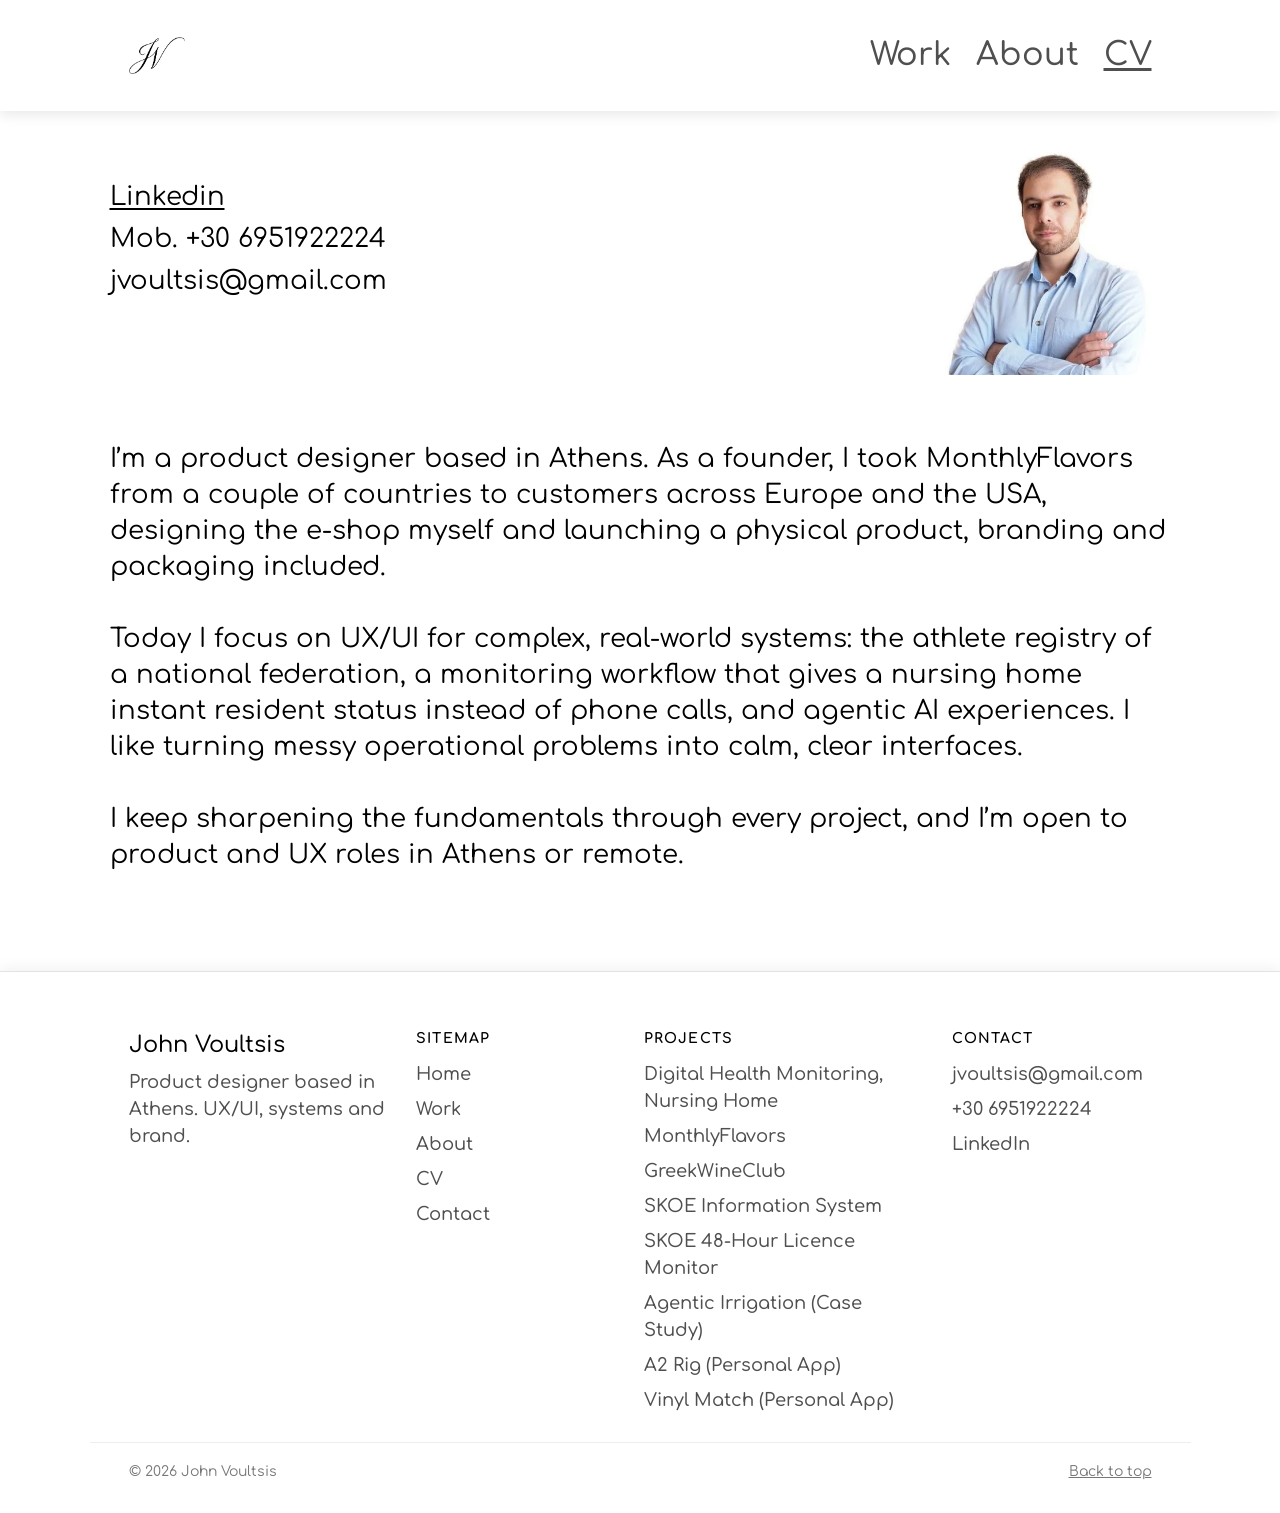
<file: about.html>
<!doctype html>
<html lang="en">
<head>
<meta charset="utf-8">
<meta name="viewport" content="width=device-width, initial-scale=1">
<title>About — John Voultsis</title>
<meta name="description" content="UX/UI designer and entrepreneur with experience in both digital and physical product design.">
<meta name="theme-color" content="#ffffff">
<meta property="og:type" content="website">
<meta property="og:title" content="About — John Voultsis">
<meta property="og:description" content="UX/UI designer and entrepreneur with experience in both digital and physical product design.">
<meta property="og:url" content="https://johnvoultsis.github.io/portfolio/about.html">
<meta property="og:site_name" content="John Voultsis">
<meta property="og:image" content="https://johnvoultsis.github.io/portfolio/images/og/default.jpg">
<meta property="og:image:width" content="1200">
<meta property="og:image:height" content="630">
<meta name="twitter:card" content="summary_large_image">
<link rel="preload" href="fonts/comfortaa-latin-500-normal.woff2" as="font" type="font/woff2" crossorigin>
<link rel="stylesheet" href="css/style.css">
<link rel="icon" href="data:,">
</head>
<body class="w-about" data-nav="about">
<a class="skip-link" href="#main">Skip to content</a>
<header class="site-header">
  <div class="site-header__inner">
    <a class="site-header__brand" href="index.html" aria-label="John Voultsis, home"><img src="images/jv-logo.webp" alt="John Voultsis" width="370" height="240"></a>
    <button class="nav-toggle" type="button" aria-expanded="false" aria-controls="site-nav" aria-label="Menu"><span></span><span></span><span></span></button>
    <nav id="site-nav" aria-label="Main">
      <a href="index.html#work" data-nav="work">Work</a>
      <a href="about.html" data-nav="about">About</a>
      <a class="cv" href="https://drive.google.com/file/d/1XTFdHeBiE6ABi1L90TjCSVqlWoXJlrY3/view?usp=sharing" target="_blank" rel="noopener">CV</a>
    </nav>
  </div>
</header>
<main id="main" class="page">

  <div class="about-body">
    <section class="about-top">
      <div class="about-top__text">
        <p><a class="u" href="https://www.linkedin.com/in/johnvoultsis/" target="_blank" rel="noopener">Linkedin</a></p>
        <p>Mob. +30 <a href="tel:+306951922224">6951922224</a></p>
        <p><a href="mailto:jvoultsis@gmail.com">jvoultsis@gmail.com</a></p>
      </div>
      <div class="about-top__photo"><img src="images/about/jv.webp" alt="Portrait of John Voultsis" width="418" height="418"></div>
    </section>

    <section class="about-intro" aria-label="About John">
      <p>I’m a product designer based in Athens. As a founder, I took MonthlyFlavors from a couple of countries to customers across Europe and the USA, designing the e-shop myself and launching a physical product, branding and packaging included.</p>
      <p>Today I focus on UX/UI for complex, real-world systems: the athlete registry of a national federation, a monitoring workflow that gives a nursing home instant resident status instead of phone calls, and agentic AI experiences. I like turning messy operational problems into calm, clear interfaces.</p>
      <p>I keep sharpening the fundamentals through every project, and I’m open to product and UX roles in Athens or remote.</p>
    </section>

  </div>


</main>
<footer class="site-footer">
  <div class="site-footer__inner">
    <div class="site-footer__brand">
      <b>John Voultsis</b>
      <p>Product designer based in Athens. UX/UI, systems and brand.</p>
    </div>
    <nav aria-label="Sitemap: pages">
      <h2>Sitemap</h2>
      <ul>
        <li><a href="index.html">Home</a></li>
        <li><a href="index.html#work">Work</a></li>
        <li><a href="about.html">About</a></li>
        <li><a href="https://drive.google.com/file/d/1XTFdHeBiE6ABi1L90TjCSVqlWoXJlrY3/view?usp=sharing" target="_blank" rel="noopener">CV</a></li>
        <li><a href="index.html#contact">Contact</a></li>
      </ul>
    </nav>
    <nav aria-label="Sitemap: projects">
      <h2>Projects</h2>
      <ul>
        <li><a href="nursing-home.html">Digital Health Monitoring, Nursing Home</a></li>
        <li><a href="monthlyflavors.html">MonthlyFlavors</a></li>
        <li><a href="greekwineclub.html">GreekWineClub</a></li>
        <li><a href="skoe.html">SKOE Information System</a></li>
        <li><a href="skoe-monitor.html">SKOE 48-Hour Licence Monitor</a></li>
        <li><a href="agentic-irrigation.html">Agentic Irrigation (Case Study)</a></li>
        <li><a href="a2-rig.html">A2 Rig (Personal App)</a></li>
        <li><a href="vinyl-match.html">Vinyl Match (Personal App)</a></li>
      </ul>
    </nav>
    <div id="contact">
      <h2>Contact</h2>
      <ul>
        <li><a href="mailto:jvoultsis@gmail.com">jvoultsis@gmail.com</a></li>
        <li><a href="tel:+306951922224">+30 6951922224</a></li>
        <li><a href="https://www.linkedin.com/in/johnvoultsis/" target="_blank" rel="noopener">LinkedIn</a></li>
      </ul>
    </div>
  </div>
  <div class="site-footer__legal"><span>© 2026 John Voultsis</span><a href="#main">Back to top</a></div>
</footer>
<script src="js/main.js" defer></script>
</body>
</html>
</file>
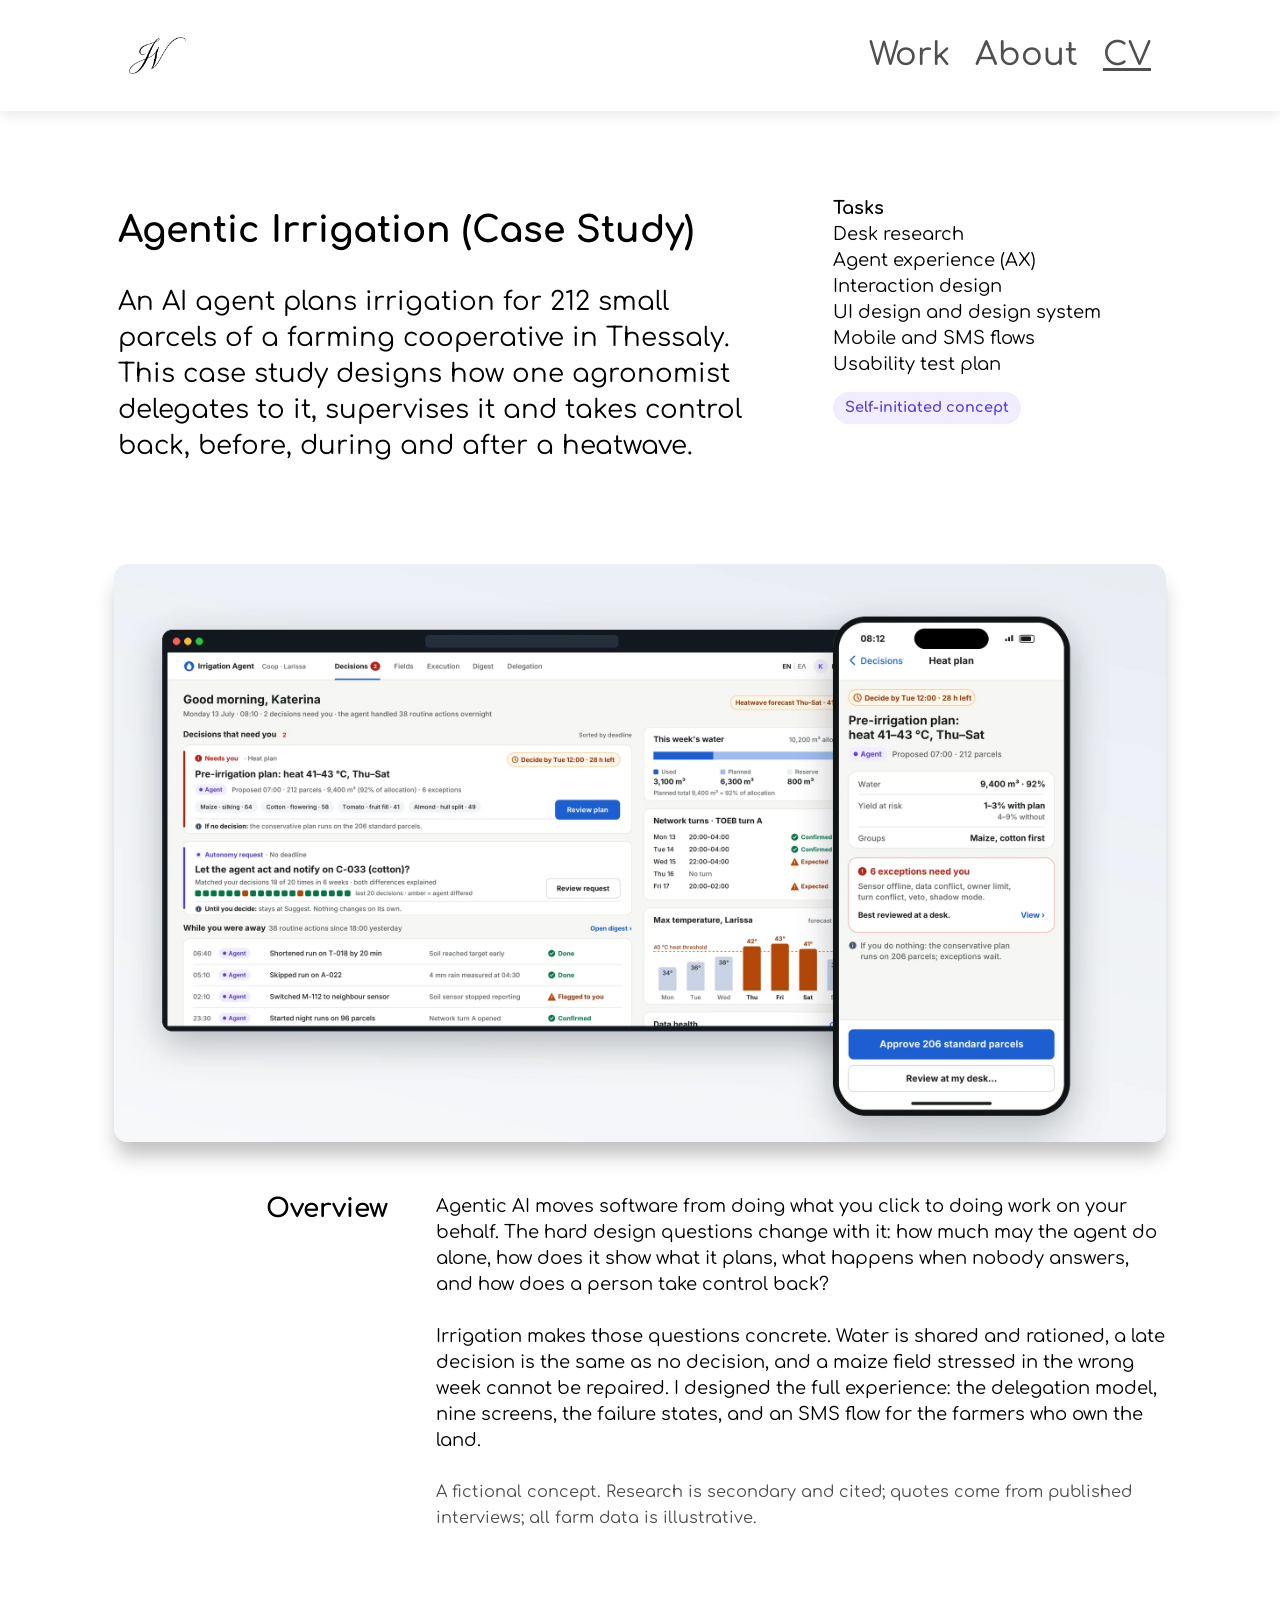
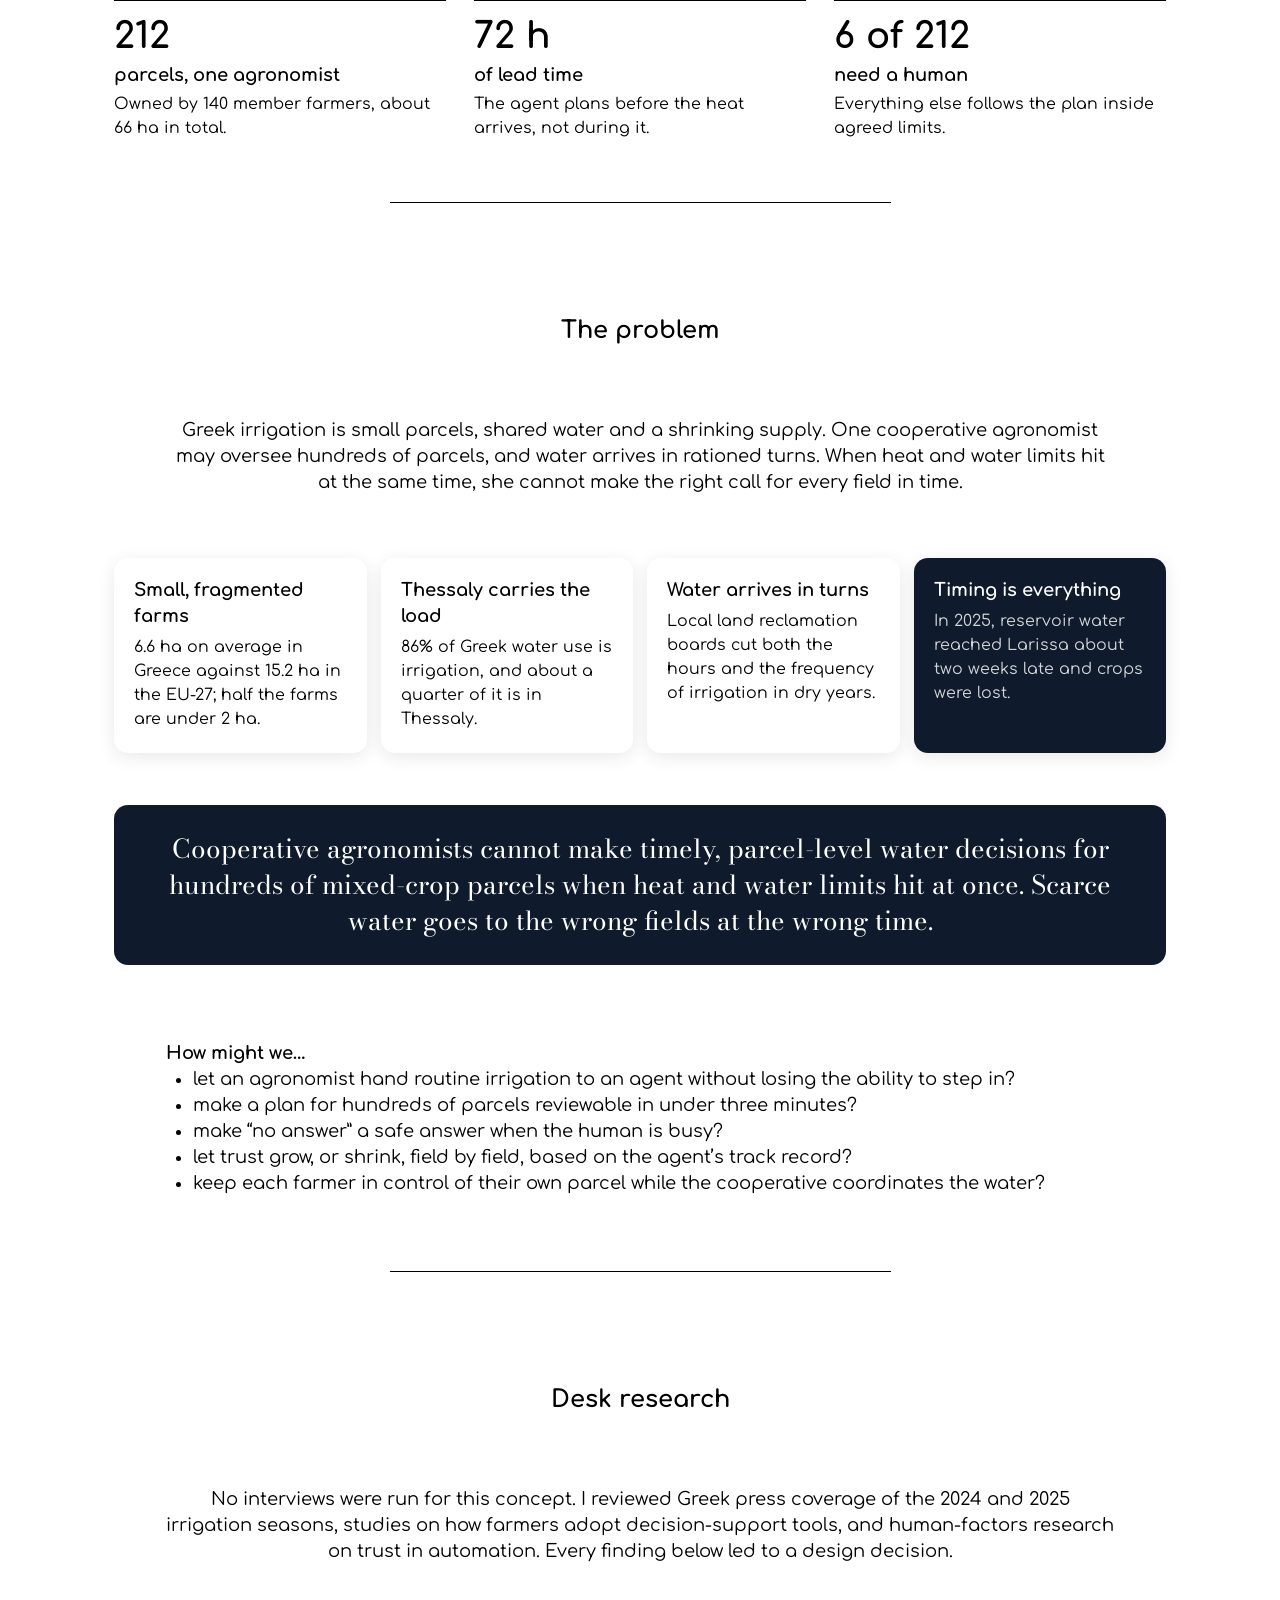
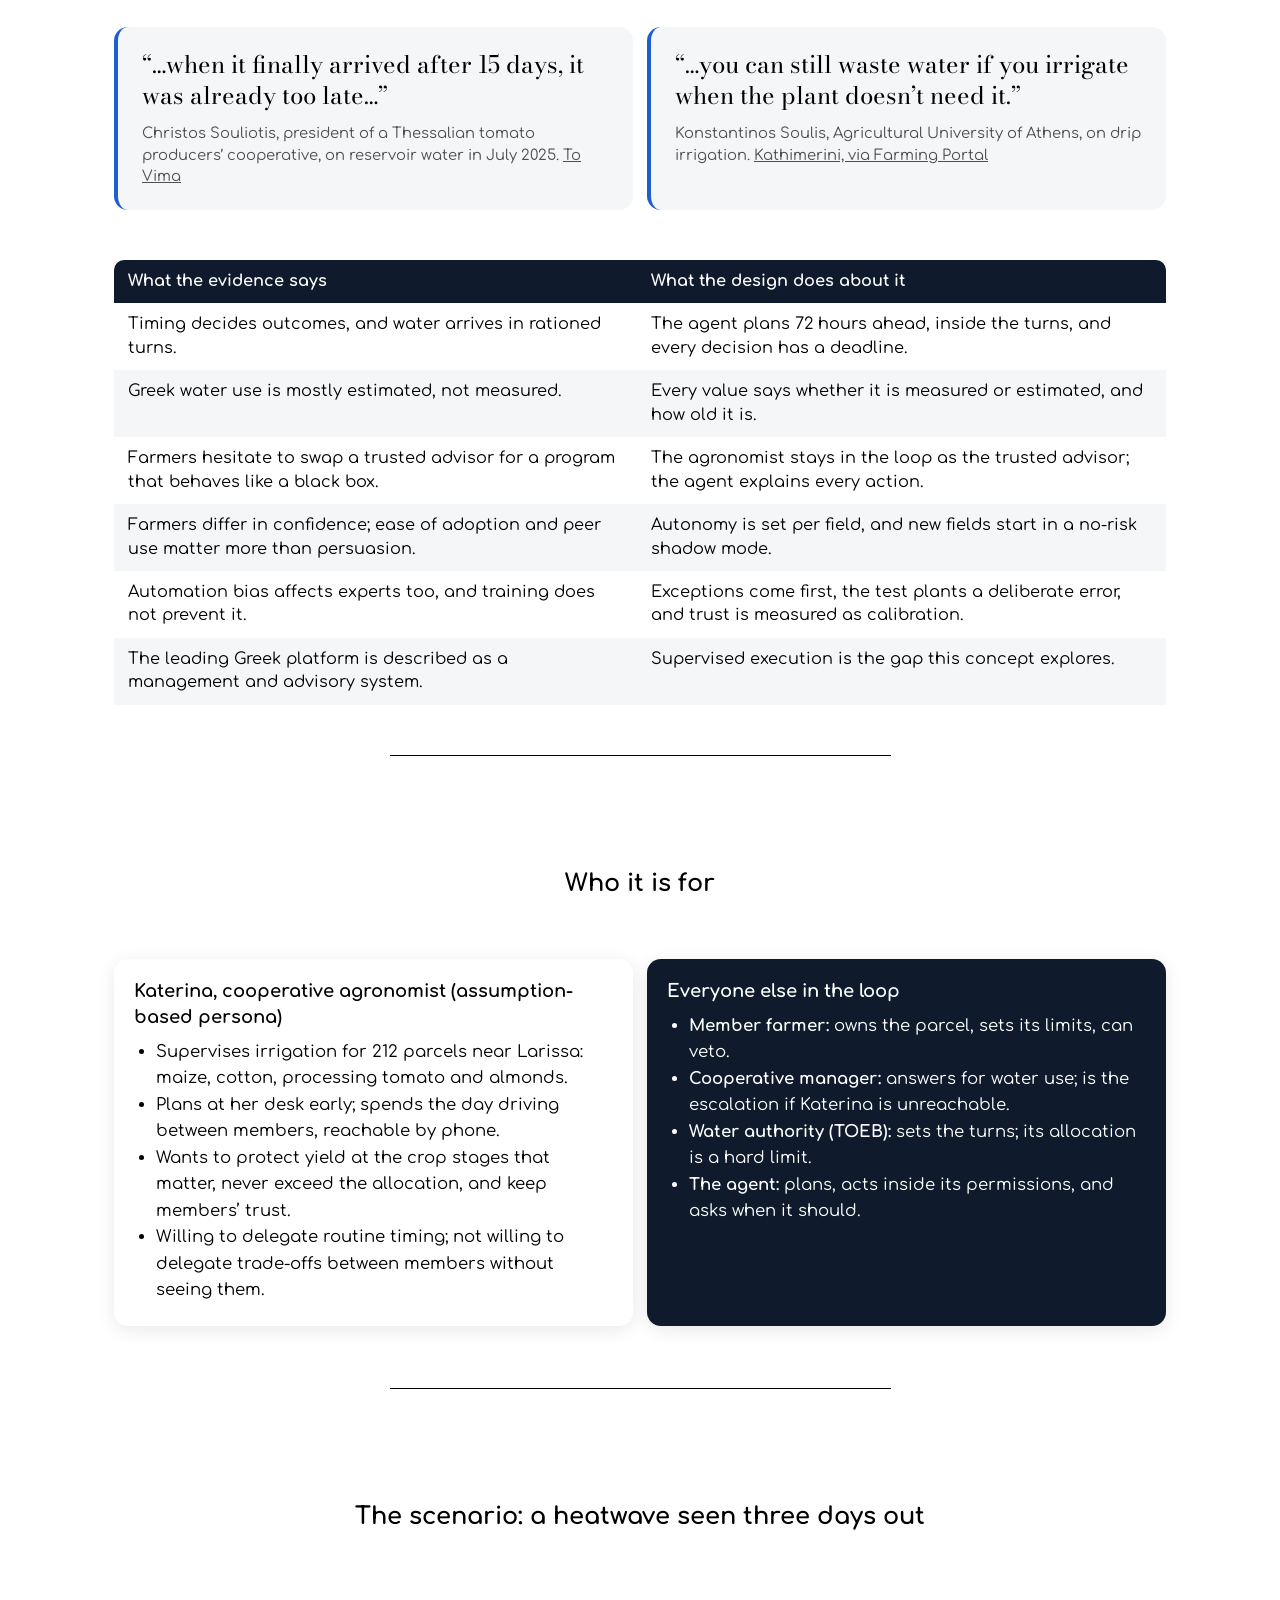
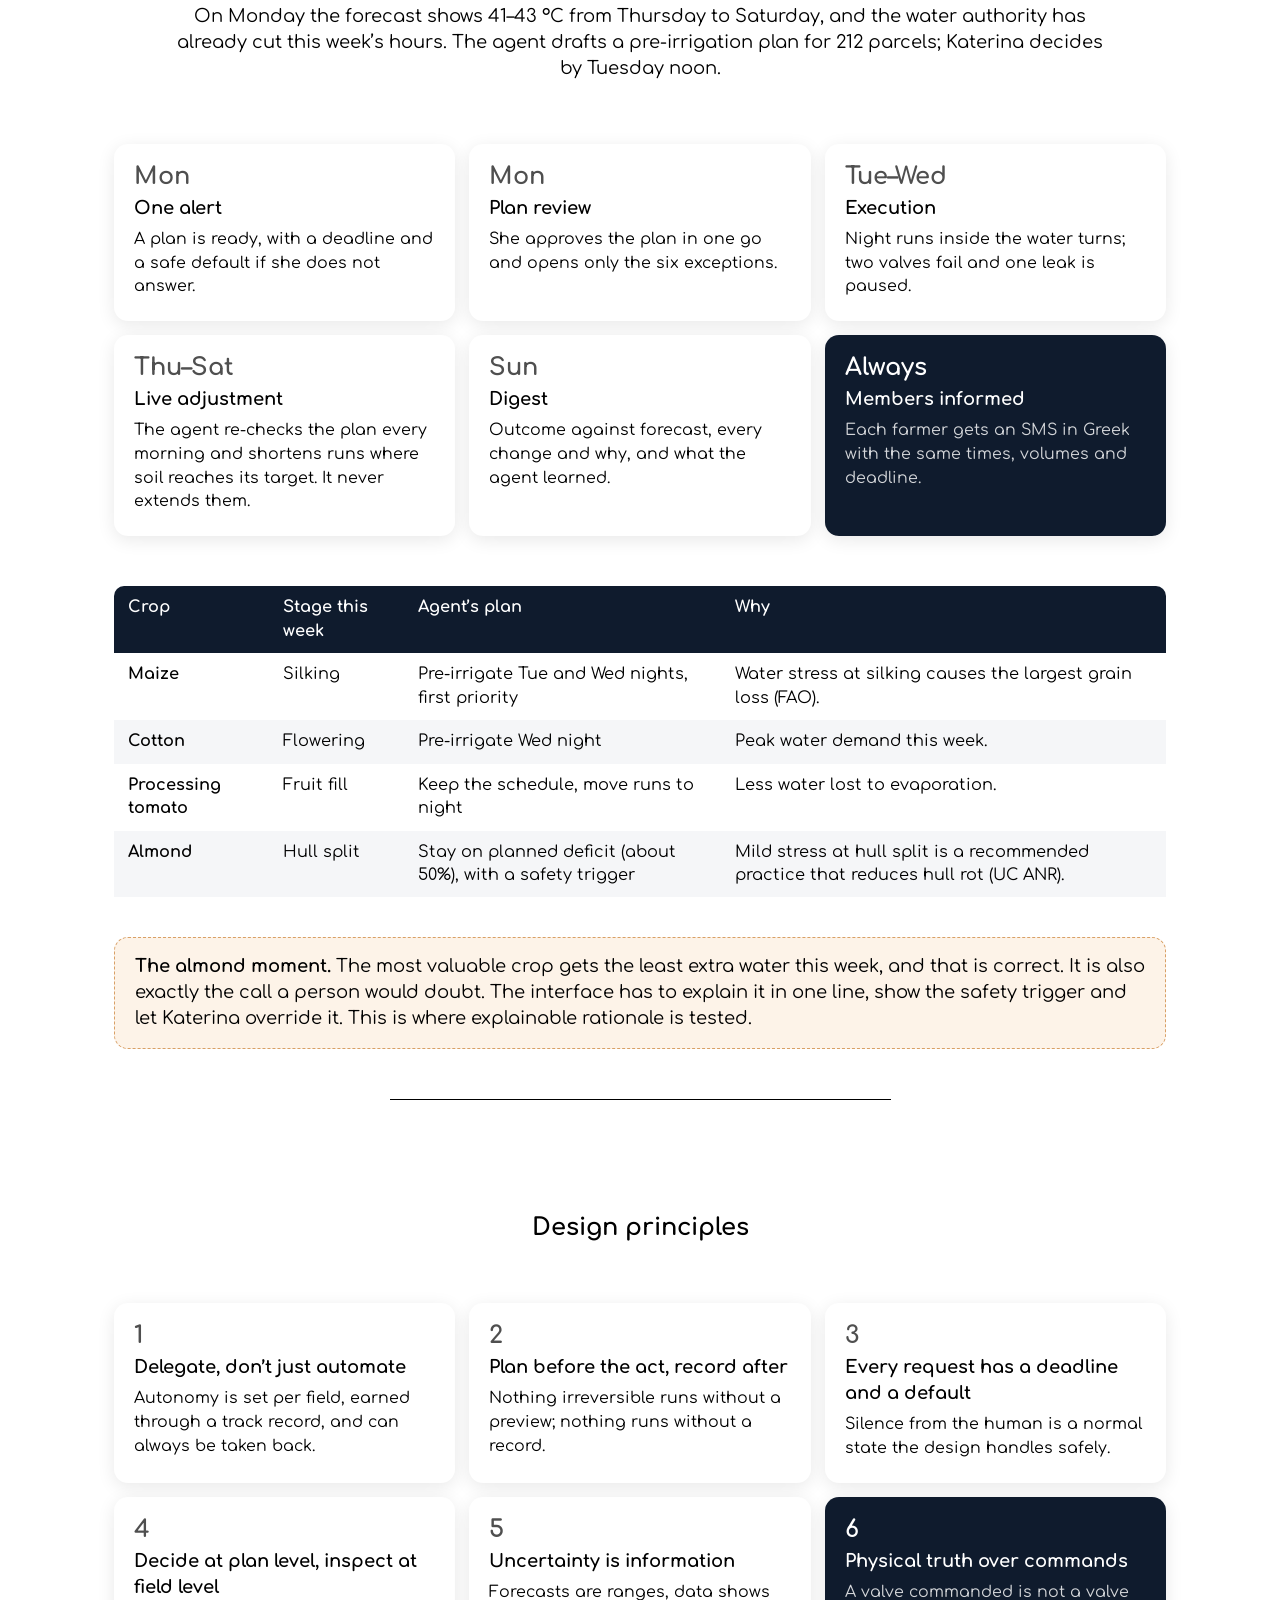
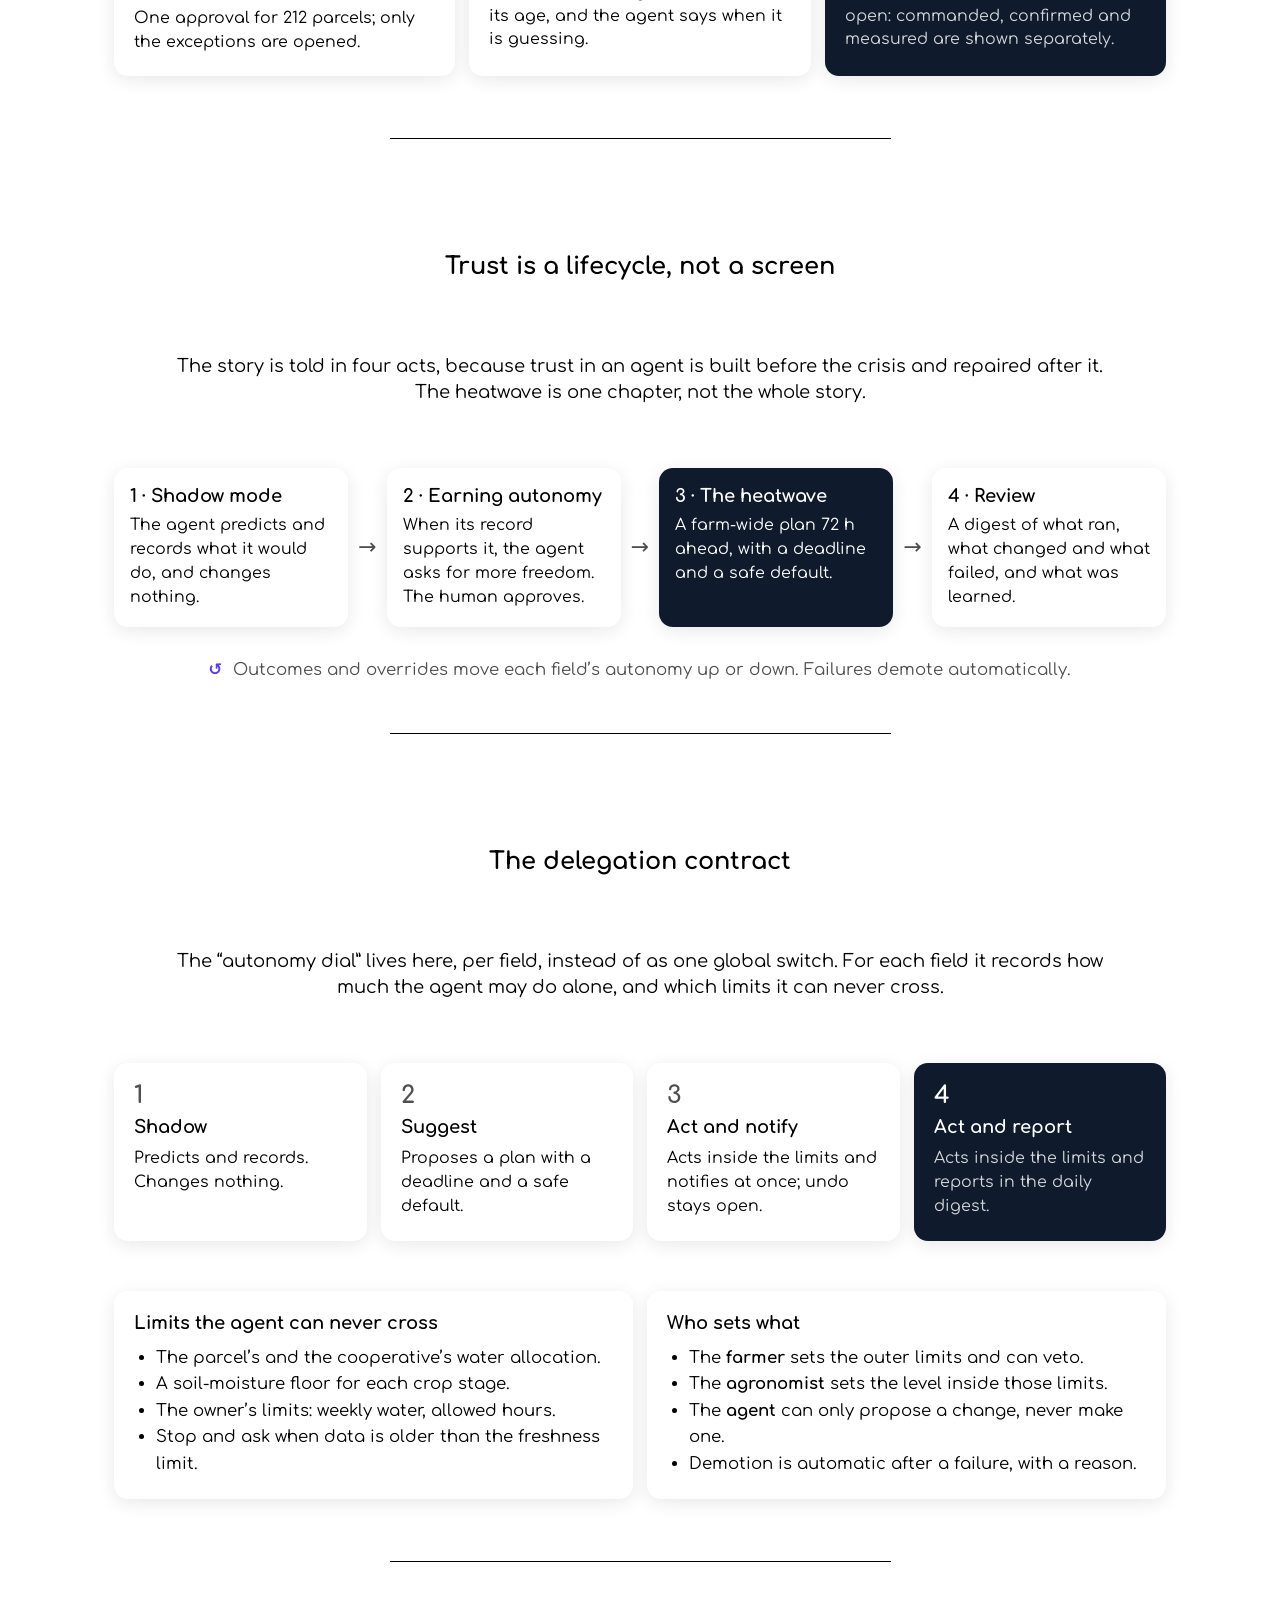
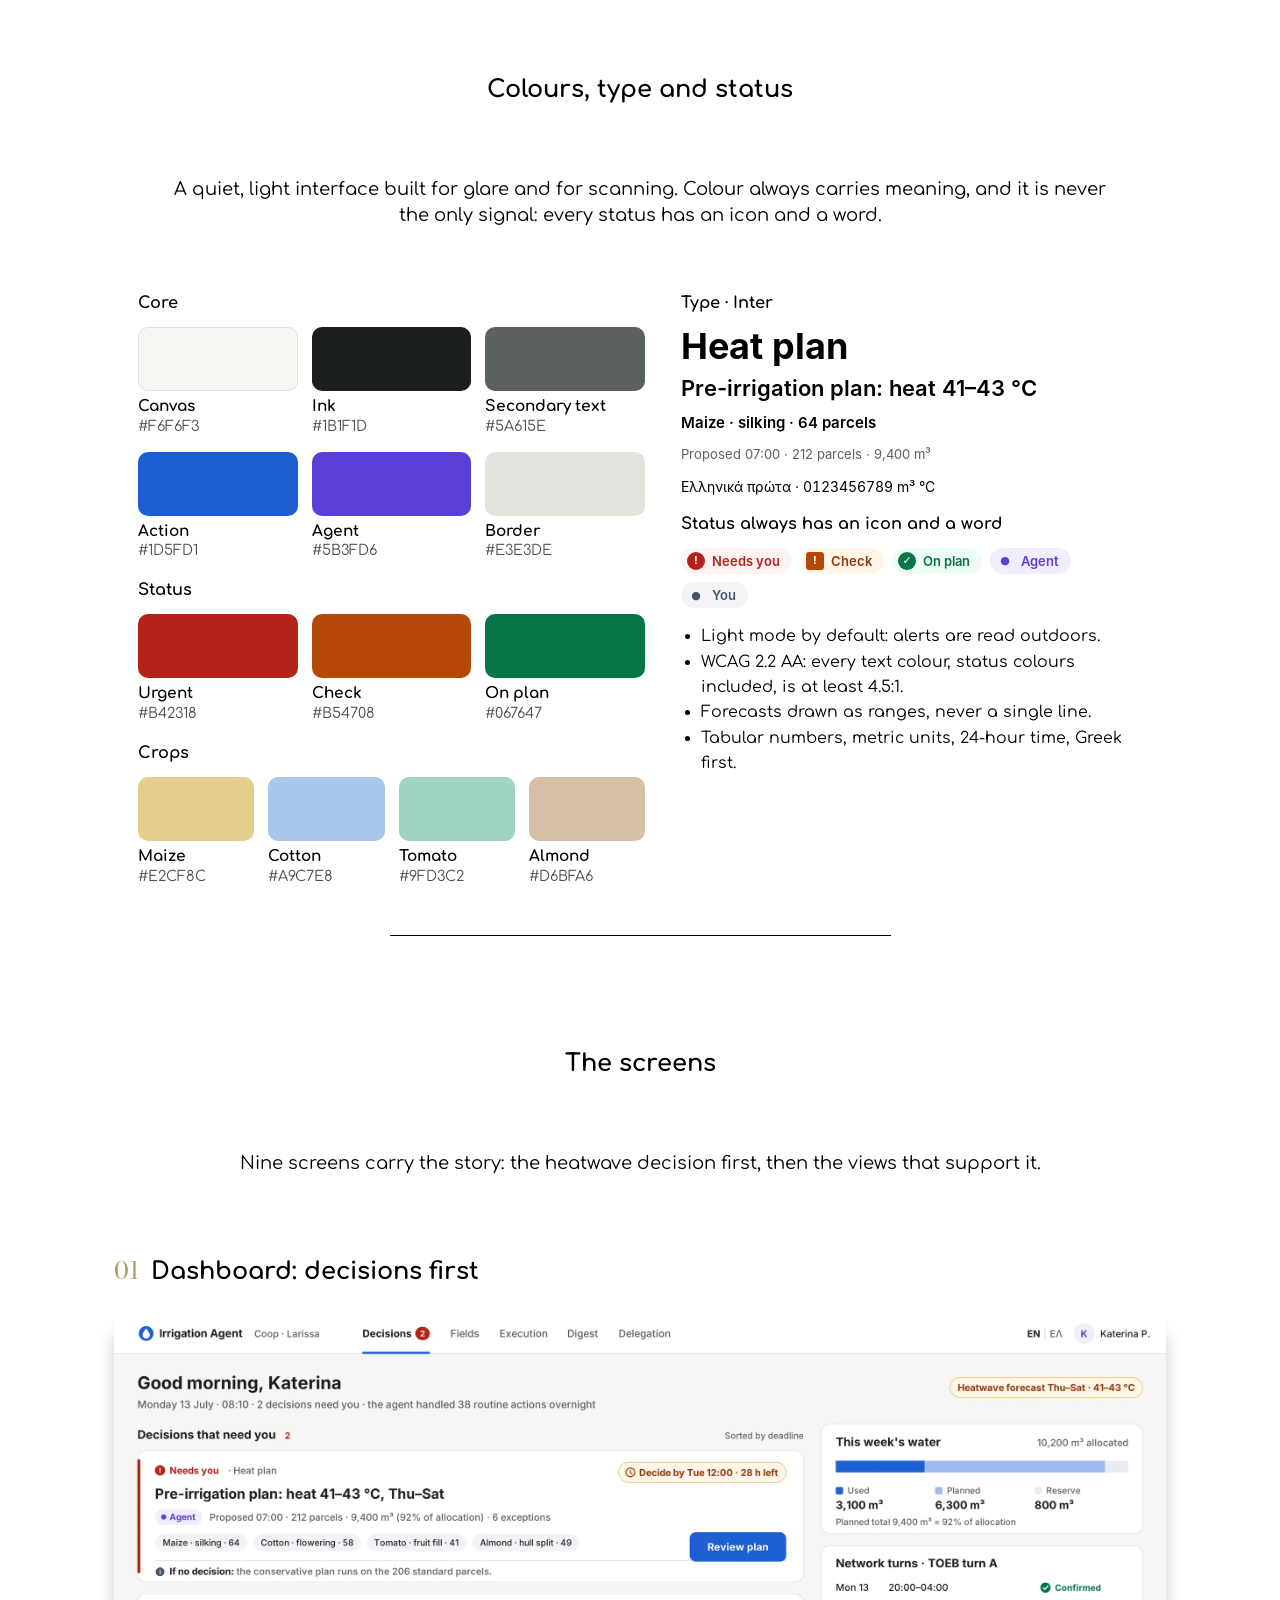
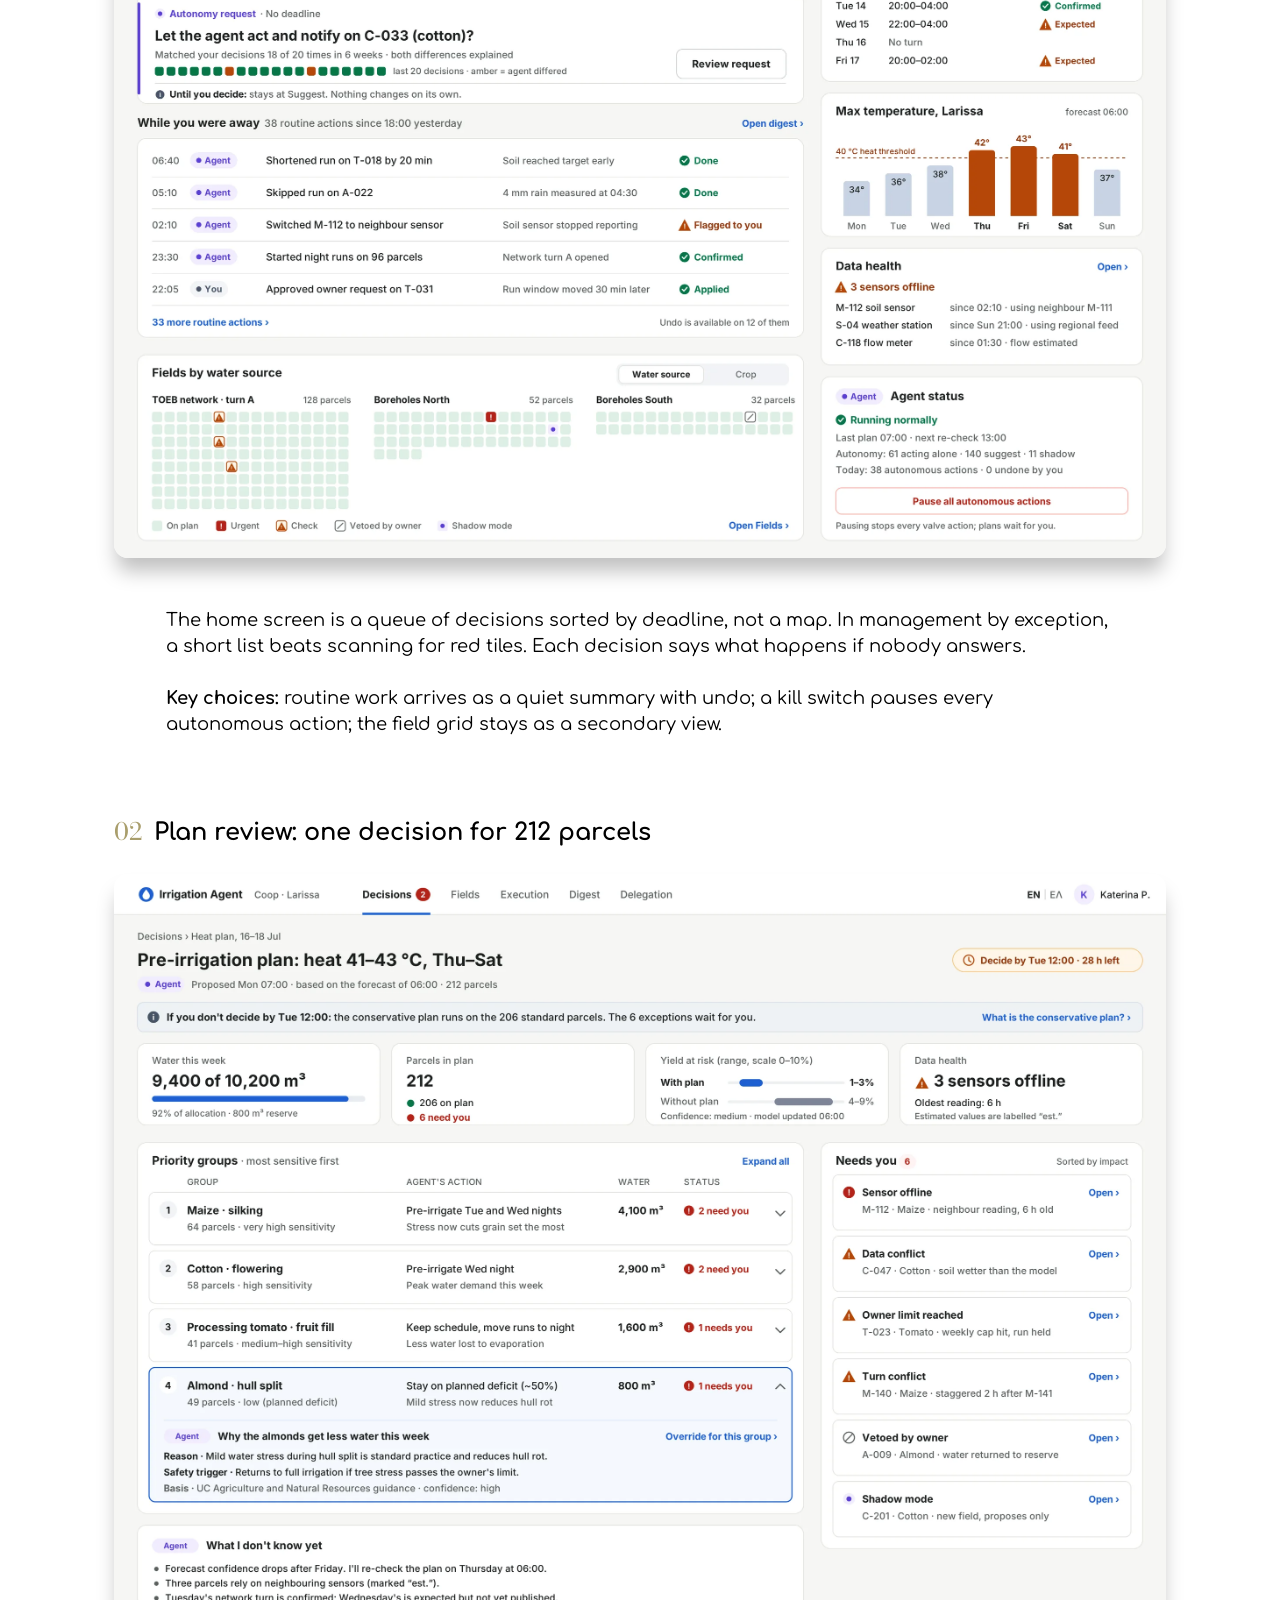
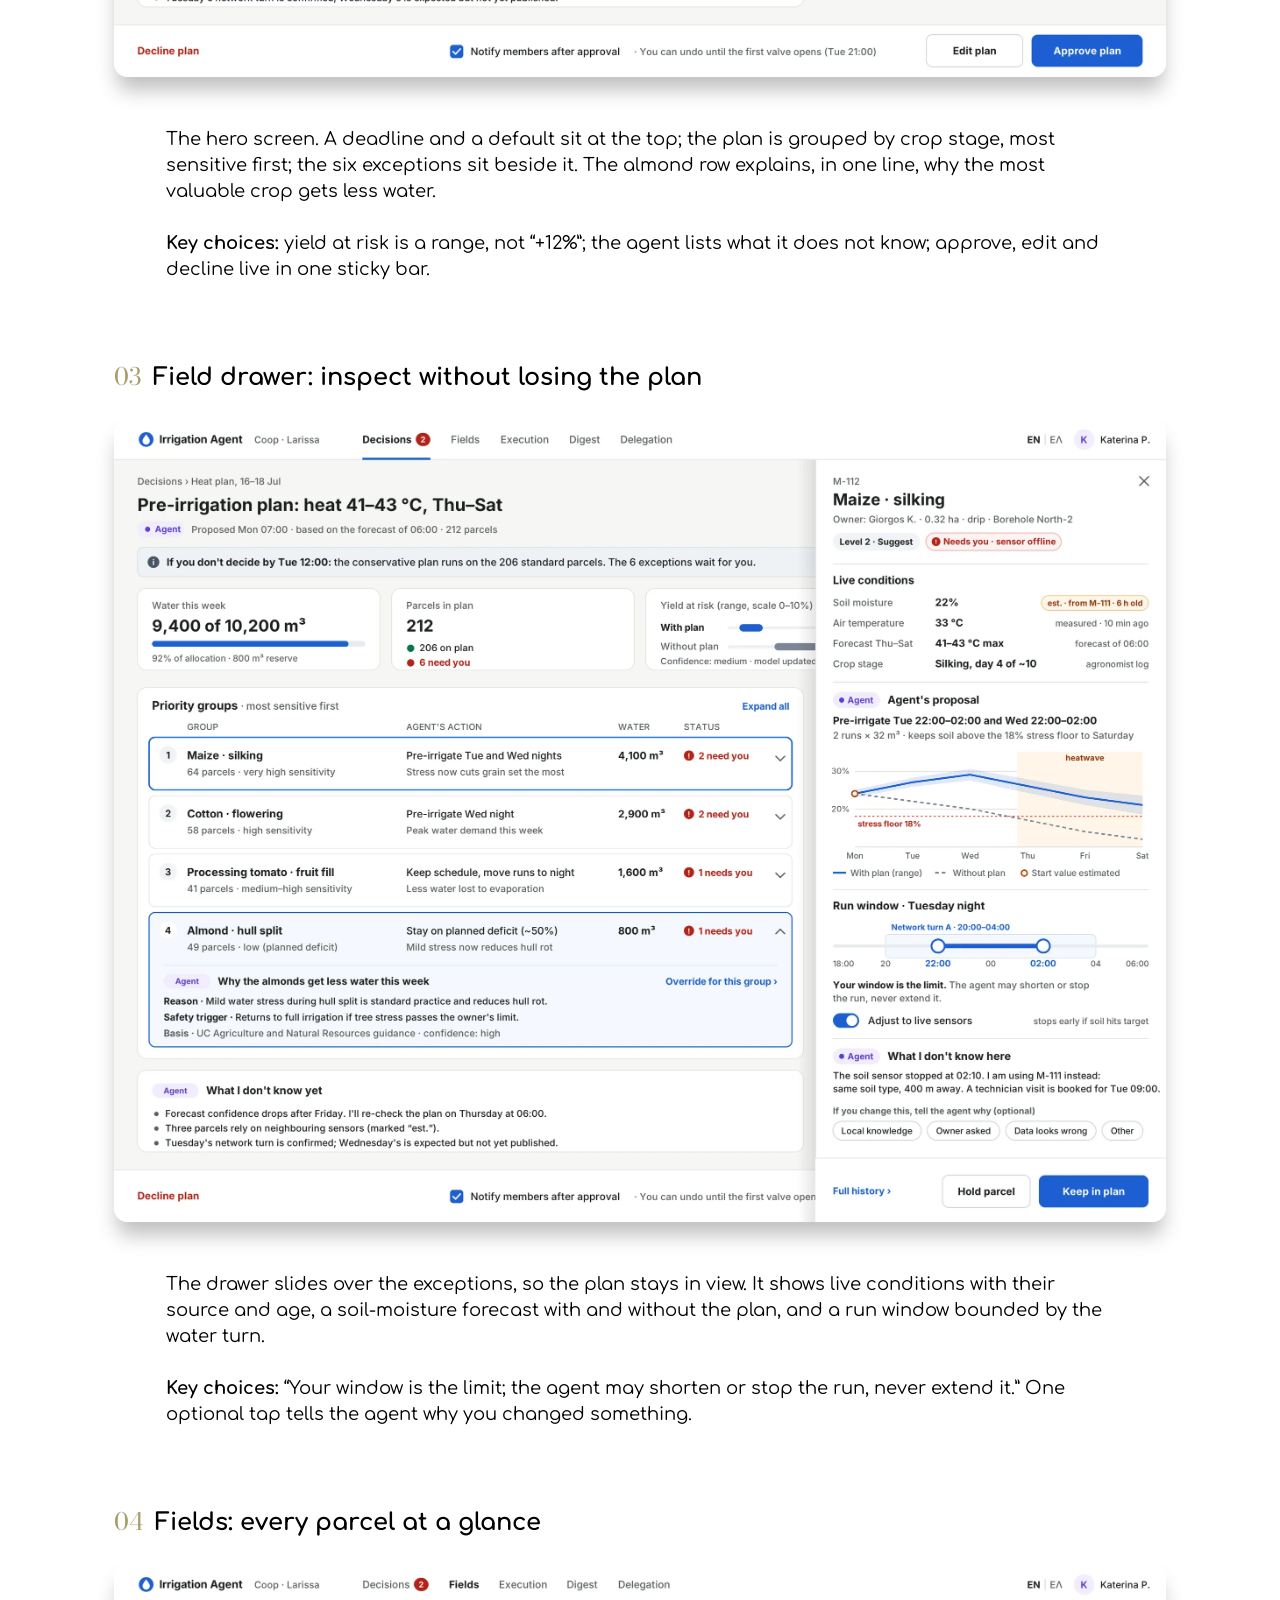
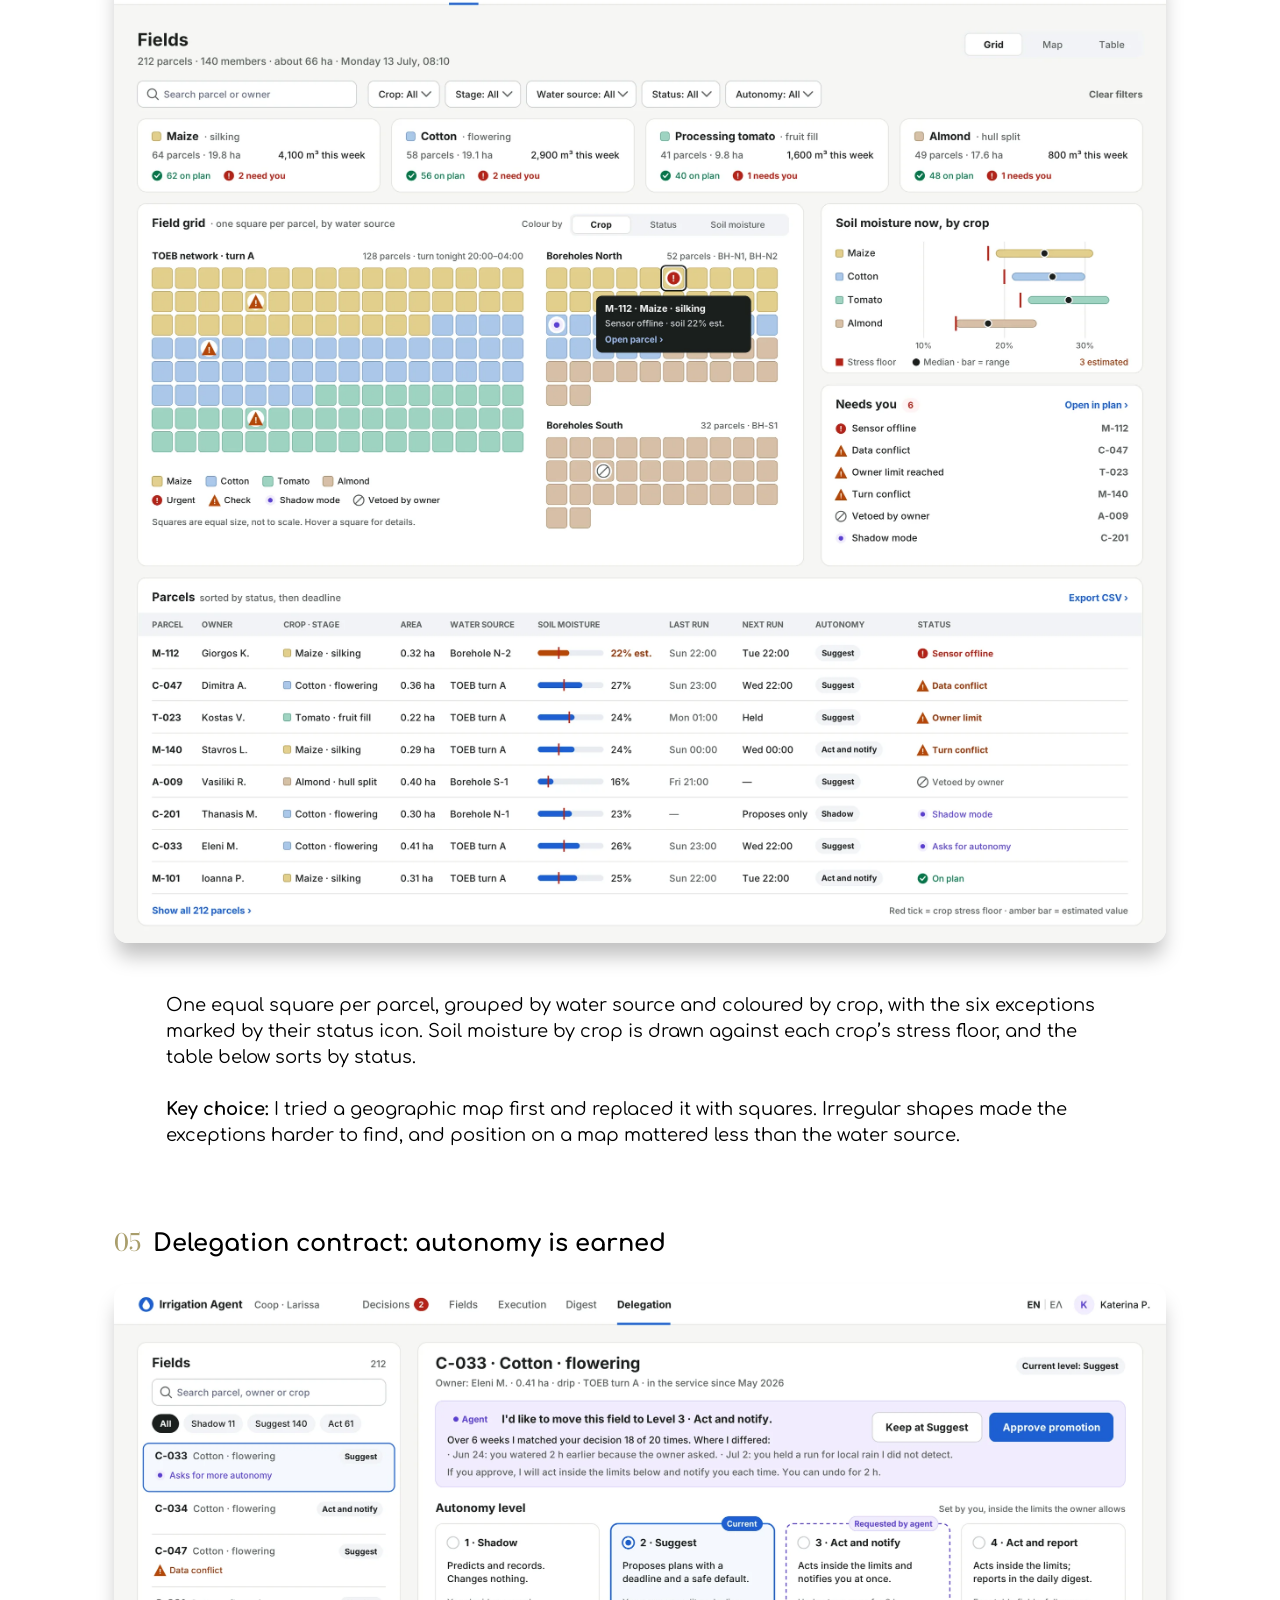
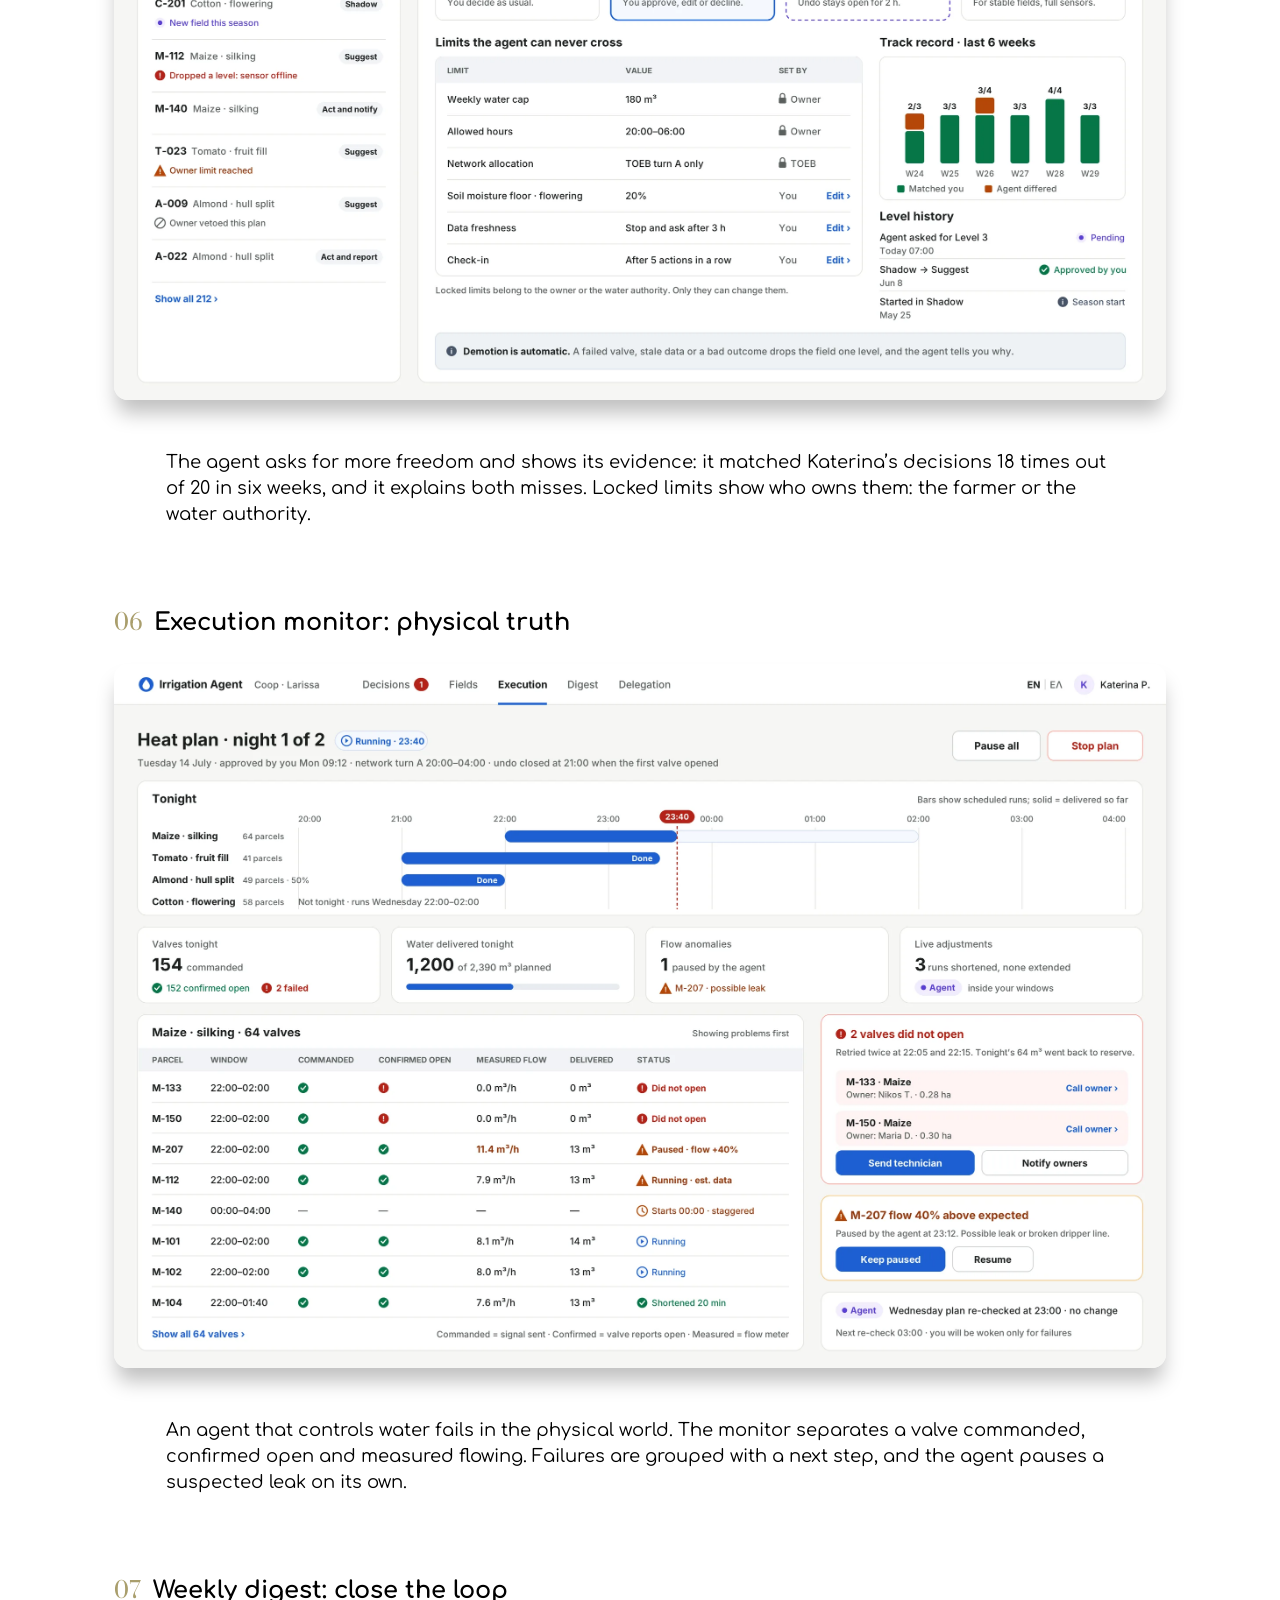
<file: agentic-irrigation.html>
<!doctype html>
<html lang="en">
<head>
<meta charset="utf-8">
<meta name="viewport" content="width=device-width, initial-scale=1">
<title>Agentic Irrigation (Case Study) — John Voultsis</title>
<meta name="description" content="Agent experience (AX) case study: an AI agent that plans irrigation for a farming cooperative in Thessaly, and the interface an agronomist uses to delegate to it, supervise it and take back control.">
<meta name="theme-color" content="#ffffff">
<meta property="og:type" content="website">
<meta property="og:title" content="Agentic Irrigation (Case Study) — John Voultsis">
<meta property="og:description" content="Agent experience (AX) case study: delegating irrigation to an AI agent without losing control.">
<meta property="og:url" content="https://johnvoultsis.github.io/portfolio/agentic-irrigation.html">
<meta property="og:site_name" content="John Voultsis">
<meta property="og:image" content="https://johnvoultsis.github.io/portfolio/images/og/agentic-irrigation.jpg">
<meta property="og:image:width" content="1200">
<meta property="og:image:height" content="630">
<meta name="twitter:card" content="summary_large_image">
<link rel="preload" href="fonts/comfortaa-latin-500-normal.woff2" as="font" type="font/woff2" crossorigin>
<link rel="stylesheet" href="css/style.css">
<link rel="icon" href="data:,">
</head>
<body class="w-gwc" data-nav="work">
<a class="skip-link" href="#main">Skip to content</a>
<header class="site-header">
  <div class="site-header__inner">
    <a class="site-header__brand" href="index.html" aria-label="John Voultsis, home"><img src="images/jv-logo.webp" alt="John Voultsis" width="370" height="240"></a>
    <button class="nav-toggle" type="button" aria-expanded="false" aria-controls="site-nav" aria-label="Menu"><span></span><span></span><span></span></button>
    <nav id="site-nav" aria-label="Main">
      <a href="index.html#work" data-nav="work">Work</a>
      <a href="about.html" data-nav="about">About</a>
      <a class="cv" href="https://drive.google.com/file/d/1XTFdHeBiE6ABi1L90TjCSVqlWoXJlrY3/view?usp=sharing" target="_blank" rel="noopener">CV</a>
    </nav>
  </div>
</header>
<main id="main" class="page flow">

  <section class="project-info">
    <div class="project-info__about">
      <h1 class="project-info__title">Agentic Irrigation (Case Study)</h1>
      <p class="project-info__lead">An AI agent plans irrigation for 212 small parcels of a farming cooperative in Thessaly. This case study designs how one agronomist delegates to it, supervises it and takes control back, before, during and after a heatwave.</p>
    </div>
    <div class="project-info__tasks">
      <p class="b">Tasks</p>
      <ul>
        <li>Desk research</li>
        <li>Agent experience (AX)</li>
        <li>Interaction design</li>
        <li>UI design and design system</li>
        <li>Mobile and SMS flows</li>
        <li>Usability test plan</li>
      </ul>
      <p class="ir-tag">Self-initiated concept</p>
    </div>
  </section>

  <div class="sk-hero"><img src="images/irrigation/hero.webp" alt="The agronomist's dashboard in a browser window next to a phone showing the heat plan decision with an Approve 206 standard parcels button" width="2400" height="1320"></div>

  <section class="overview overview--gwc" aria-labelledby="ov">
    <h2 class="overview__label" id="ov">Overview</h2>
    <div class="overview__text">
      <p>Agentic AI moves software from doing what you click to doing work on your behalf. The hard design questions change with it: how much may the agent do alone, how does it show what it plans, what happens when nobody answers, and how does a person take control back?</p>
      <p>Irrigation makes those questions concrete. Water is shared and rationed, a late decision is the same as no decision, and a maize field stressed in the wrong week cannot be repaired. I designed the full experience: the delegation model, nine screens, the failure states, and an SMS flow for the farmers who own the land.</p>
      <p class="ir-muted">A fictional concept. Research is secondary and cited; quotes come from published interviews; all farm data is illustrative.</p>
    </div>
  </section>

  <div class="sk-stats ir-stats">
    <div><strong>212</strong><h3>parcels, one agronomist</h3><p>Owned by 140 member farmers, about 66 ha in total.</p></div>
    <div><strong>72 h</strong><h3>of lead time</h3><p>The agent plans before the heat arrives, not during it.</p></div>
    <div><strong>6 of 212</strong><h3>need a human</h3><p>Everything else follows the plan inside agreed limits.</p></div>
  </div>

  <!-- ===== 1. Problem ===== -->
  <div class="rule rule--gap-sm" role="presentation"></div>
  <h2 class="section-title section-title--lg">The problem</h2>
  <section class="copy copy--center"><p>Greek irrigation is small parcels, shared water and a shrinking supply. One cooperative agronomist may oversee hundreds of parcels, and water arrives in rationed turns. When heat and water limits hit at the same time, she cannot make the right call for every field in time.</p></section>
  <div class="sk-cards sk-cards--4">
    <div class="sk-card"><h3>Small, fragmented farms</h3><p>6.6 ha on average in Greece against 15.2 ha in the EU-27; half the farms are under 2 ha.</p></div>
    <div class="sk-card"><h3>Thessaly carries the load</h3><p>86% of Greek water use is irrigation, and about a quarter of it is in Thessaly.</p></div>
    <div class="sk-card"><h3>Water arrives in turns</h3><p>Local land reclamation boards cut both the hours and the frequency of irrigation in dry years.</p></div>
    <div class="sk-card sk-card--dark"><h3>Timing is everything</h3><p>In 2025, reservoir water reached Larissa about two weeks late and crops were lost.</p></div>
  </div>
  <div class="ir-statement"><p>Cooperative agronomists cannot make timely, parcel-level water decisions for hundreds of mixed-crop parcels when heat and water limits hit at once. Scarce water goes to the wrong fields at the wrong time.</p></div>
  <section class="copy">
    <p class="sp"><span class="b">How might we…</span></p>
    <ul>
      <li>let an agronomist hand routine irrigation to an agent without losing the ability to step in?</li>
      <li>make a plan for hundreds of parcels reviewable in under three minutes?</li>
      <li>make “no answer” a safe answer when the human is busy?</li>
      <li>let trust grow, or shrink, field by field, based on the agent’s track record?</li>
      <li>keep each farmer in control of their own parcel while the cooperative coordinates the water?</li>
    </ul>
  </section>

  <!-- ===== 2. Research ===== -->
  <div class="rule rule--gap-sm" role="presentation"></div>
  <h2 class="section-title section-title--lg">Desk research</h2>
  <section class="copy copy--center"><p>No interviews were run for this concept. I reviewed Greek press coverage of the 2024 and 2025 irrigation seasons, studies on how farmers adopt decision-support tools, and human-factors research on trust in automation. Every finding below led to a design decision.</p></section>
  <div class="ir-quotes">
    <figure class="ir-quote"><blockquote><p>“…when it finally arrived after 15 days, it was already too late…”</p></blockquote><figcaption>Christos Souliotis, president of a Thessalian tomato producers’ cooperative, on reservoir water in July 2025. <a class="u" href="https://www.tovima.com/climate/greeces-water-crisis-deepens-farmers-in-larissa-left-without-harvest-after-irrigation-fiasco" target="_blank" rel="noopener">To Vima</a></figcaption></figure>
    <figure class="ir-quote"><blockquote><p>“…you can still waste water if you irrigate when the plant doesn’t need it.”</p></blockquote><figcaption>Konstantinos Soulis, Agricultural University of Athens, on drip irrigation. <a class="u" href="https://farmingportal.co.za/index.php/farming-news/international-news/10883-boreholes-are-bringing-up-air-not-water" target="_blank" rel="noopener">Kathimerini, via Farming Portal</a></figcaption></figure>
  </div>
  <div class="sk-tablewrap">
  <table class="sk-table sk-table--plain">
    <thead><tr><th scope="col">What the evidence says</th><th scope="col">What the design does about it</th></tr></thead>
    <tbody>
      <tr><td>Timing decides outcomes, and water arrives in rationed turns.</td><td>The agent plans 72 hours ahead, inside the turns, and every decision has a deadline.</td></tr>
      <tr><td>Greek water use is mostly estimated, not measured.</td><td>Every value says whether it is measured or estimated, and how old it is.</td></tr>
      <tr><td>Farmers hesitate to swap a trusted advisor for a program that behaves like a black box.</td><td>The agronomist stays in the loop as the trusted advisor; the agent explains every action.</td></tr>
      <tr><td>Farmers differ in confidence; ease of adoption and peer use matter more than persuasion.</td><td>Autonomy is set per field, and new fields start in a no-risk shadow mode.</td></tr>
      <tr><td>Automation bias affects experts too, and training does not prevent it.</td><td>Exceptions come first, the test plants a deliberate error, and trust is measured as calibration.</td></tr>
      <tr><td>The leading Greek platform is described as a management and advisory system.</td><td>Supervised execution is the gap this concept explores.</td></tr>
    </tbody>
  </table>
  </div>

  <!-- ===== 3. People ===== -->
  <div class="rule rule--gap-sm" role="presentation"></div>
  <h2 class="section-title section-title--lg">Who it is for</h2>
  <div class="sk-split">
    <div class="sk-card">
      <h3>Katerina, cooperative agronomist (assumption-based persona)</h3>
      <ul>
        <li>Supervises irrigation for 212 parcels near Larissa: maize, cotton, processing tomato and almonds.</li>
        <li>Plans at her desk early; spends the day driving between members, reachable by phone.</li>
        <li>Wants to protect yield at the crop stages that matter, never exceed the allocation, and keep members’ trust.</li>
        <li>Willing to delegate routine timing; not willing to delegate trade-offs between members without seeing them.</li>
      </ul>
    </div>
    <div class="sk-card sk-card--dark">
      <h3>Everyone else in the loop</h3>
      <ul>
        <li><b>Member farmer:</b> owns the parcel, sets its limits, can veto.</li>
        <li><b>Cooperative manager:</b> answers for water use; is the escalation if Katerina is unreachable.</li>
        <li><b>Water authority (TOEB):</b> sets the turns; its allocation is a hard limit.</li>
        <li><b>The agent:</b> plans, acts inside its permissions, and asks when it should.</li>
      </ul>
    </div>
  </div>

  <!-- ===== 4. Scenario ===== -->
  <div class="rule rule--gap-sm" role="presentation"></div>
  <h2 class="section-title section-title--lg">The scenario: a heatwave seen three days out</h2>
  <section class="copy copy--center"><p>On Monday the forecast shows 41–43 °C from Thursday to Saturday, and the water authority has already cut this week’s hours. The agent drafts a pre-irrigation plan for 212 parcels; Katerina decides by Tuesday noon.</p></section>
  <div class="sk-cards sk-cards--3">
    <div class="sk-card"><span class="sk-card__num">Mon</span><h3>One alert</h3><p>A plan is ready, with a deadline and a safe default if she does not answer.</p></div>
    <div class="sk-card"><span class="sk-card__num">Mon</span><h3>Plan review</h3><p>She approves the plan in one go and opens only the six exceptions.</p></div>
    <div class="sk-card"><span class="sk-card__num">Tue–Wed</span><h3>Execution</h3><p>Night runs inside the water turns; two valves fail and one leak is paused.</p></div>
    <div class="sk-card"><span class="sk-card__num">Thu–Sat</span><h3>Live adjustment</h3><p>The agent re-checks the plan every morning and shortens runs where soil reaches its target. It never extends them.</p></div>
    <div class="sk-card"><span class="sk-card__num">Sun</span><h3>Digest</h3><p>Outcome against forecast, every change and why, and what the agent learned.</p></div>
    <div class="sk-card sk-card--dark"><span class="sk-card__num">Always</span><h3>Members informed</h3><p>Each farmer gets an SMS in Greek with the same times, volumes and deadline.</p></div>
  </div>
  <div class="sk-tablewrap">
  <table class="sk-table sk-table--plain">
    <thead><tr><th scope="col">Crop</th><th scope="col">Stage this week</th><th scope="col">Agent’s plan</th><th scope="col">Why</th></tr></thead>
    <tbody>
      <tr><th scope="row">Maize</th><td>Silking</td><td>Pre-irrigate Tue and Wed nights, first priority</td><td>Water stress at silking causes the largest grain loss (FAO).</td></tr>
      <tr><th scope="row">Cotton</th><td>Flowering</td><td>Pre-irrigate Wed night</td><td>Peak water demand this week.</td></tr>
      <tr><th scope="row">Processing tomato</th><td>Fruit fill</td><td>Keep the schedule, move runs to night</td><td>Less water lost to evaporation.</td></tr>
      <tr><th scope="row">Almond</th><td>Hull split</td><td>Stay on planned deficit (about 50%), with a safety trigger</td><td>Mild stress at hull split is a recommended practice that reduces hull rot (UC ANR).</td></tr>
    </tbody>
  </table>
  </div>
  <div class="sk-callout"><b>The almond moment.</b> The most valuable crop gets the least extra water this week, and that is correct. It is also exactly the call a person would doubt. The interface has to explain it in one line, show the safety trigger and let Katerina override it. This is where explainable rationale is tested.</div>

  <!-- ===== 5. Principles ===== -->
  <div class="rule rule--gap-sm" role="presentation"></div>
  <h2 class="section-title section-title--lg">Design principles</h2>
  <div class="sk-cards sk-cards--3">
    <div class="sk-card"><span class="sk-card__num">1</span><h3>Delegate, don’t just automate</h3><p>Autonomy is set per field, earned through a track record, and can always be taken back.</p></div>
    <div class="sk-card"><span class="sk-card__num">2</span><h3>Plan before the act, record after</h3><p>Nothing irreversible runs without a preview; nothing runs without a record.</p></div>
    <div class="sk-card"><span class="sk-card__num">3</span><h3>Every request has a deadline and a default</h3><p>Silence from the human is a normal state the design handles safely.</p></div>
    <div class="sk-card"><span class="sk-card__num">4</span><h3>Decide at plan level, inspect at field level</h3><p>One approval for 212 parcels; only the exceptions are opened.</p></div>
    <div class="sk-card"><span class="sk-card__num">5</span><h3>Uncertainty is information</h3><p>Forecasts are ranges, data shows its age, and the agent says when it is guessing.</p></div>
    <div class="sk-card sk-card--dark"><span class="sk-card__num">6</span><h3>Physical truth over commands</h3><p>A valve commanded is not a valve open: commanded, confirmed and measured are shown separately.</p></div>
  </div>

  <!-- ===== 6. Trust lifecycle ===== -->
  <div class="rule rule--gap-sm" role="presentation"></div>
  <h2 class="section-title section-title--lg">Trust is a lifecycle, not a screen</h2>
  <section class="copy copy--center"><p>The story is told in four acts, because trust in an agent is built before the crisis and repaired after it. The heatwave is one chapter, not the whole story.</p></section>
  <div class="sk-arch">
    <div class="sk-node"><h3>1 · Shadow mode</h3><p>The agent predicts and records what it would do, and changes nothing.</p></div>
    <span class="sk-arrow" aria-hidden="true">→</span>
    <div class="sk-node"><h3>2 · Earning autonomy</h3><p>When its record supports it, the agent asks for more freedom. The human approves.</p></div>
    <span class="sk-arrow" aria-hidden="true">→</span>
    <div class="sk-node sk-node--dark"><h3>3 · The heatwave</h3><p>A farm-wide plan 72 h ahead, with a deadline and a safe default.</p></div>
    <span class="sk-arrow" aria-hidden="true">→</span>
    <div class="sk-node"><h3>4 · Review</h3><p>A digest of what ran, what changed and what failed, and what was learned.</p></div>
  </div>
  <p class="ir-loop"><span aria-hidden="true">↺</span> Outcomes and overrides move each field’s autonomy up or down. Failures demote automatically.</p>

  <!-- ===== 7. Delegation ===== -->
  <div class="rule rule--gap-sm" role="presentation"></div>
  <h2 class="section-title section-title--lg">The delegation contract</h2>
  <section class="copy copy--center"><p>The “autonomy dial” lives here, per field, instead of as one global switch. For each field it records how much the agent may do alone, and which limits it can never cross.</p></section>
  <div class="sk-cards sk-cards--4">
    <div class="sk-card"><span class="sk-card__num">1</span><h3>Shadow</h3><p>Predicts and records. Changes nothing.</p></div>
    <div class="sk-card"><span class="sk-card__num">2</span><h3>Suggest</h3><p>Proposes a plan with a deadline and a safe default.</p></div>
    <div class="sk-card"><span class="sk-card__num">3</span><h3>Act and notify</h3><p>Acts inside the limits and notifies at once; undo stays open.</p></div>
    <div class="sk-card sk-card--dark"><span class="sk-card__num">4</span><h3>Act and report</h3><p>Acts inside the limits and reports in the daily digest.</p></div>
  </div>
  <div class="sk-split">
    <div class="sk-card">
      <h3>Limits the agent can never cross</h3>
      <ul>
        <li>The parcel’s and the cooperative’s water allocation.</li>
        <li>A soil-moisture floor for each crop stage.</li>
        <li>The owner’s limits: weekly water, allowed hours.</li>
        <li>Stop and ask when data is older than the freshness limit.</li>
      </ul>
    </div>
    <div class="sk-card">
      <h3>Who sets what</h3>
      <ul>
        <li>The <b>farmer</b> sets the outer limits and can veto.</li>
        <li>The <b>agronomist</b> sets the level inside those limits.</li>
        <li>The <b>agent</b> can only propose a change, never make one.</li>
        <li>Demotion is automatic after a failure, with a reason.</li>
      </ul>
    </div>
  </div>

  <!-- ===== 8. Design system ===== -->
  <div class="rule rule--gap-sm" role="presentation"></div>
  <h2 class="section-title section-title--lg">Colours, type and status</h2>
  <section class="copy copy--center"><p>A quiet, light interface built for glare and for scanning. Colour always carries meaning, and it is never the only signal: every status has an icon and a word.</p></section>
  <div class="sk-ds">
    <div>
      <p class="ir-ds-h">Core</p>
      <div class="sk-swatches">
        <div><i style="background:#F6F6F3;box-shadow:inset 0 0 0 1px #E3E3DE"></i><b>Canvas</b><span>#F6F6F3</span></div>
        <div><i style="background:#1B1F1D"></i><b>Ink</b><span>#1B1F1D</span></div>
        <div><i style="background:#5A615E"></i><b>Secondary text</b><span>#5A615E</span></div>
        <div><i style="background:#1D5FD1"></i><b>Action</b><span>#1D5FD1</span></div>
        <div><i style="background:#5B3FD6"></i><b>Agent</b><span>#5B3FD6</span></div>
        <div><i style="background:#E3E3DE"></i><b>Border</b><span>#E3E3DE</span></div>
      </div>
      <p class="ir-ds-h">Status</p>
      <div class="sk-swatches">
        <div><i style="background:#B42318"></i><b>Urgent</b><span>#B42318</span></div>
        <div><i style="background:#B54708"></i><b>Check</b><span>#B54708</span></div>
        <div><i style="background:#067647"></i><b>On plan</b><span>#067647</span></div>
      </div>
      <p class="ir-ds-h">Crops</p>
      <div class="sk-swatches ir-swatches--4">
        <div><i style="background:#E2CF8C"></i><b>Maize</b><span>#E2CF8C</span></div>
        <div><i style="background:#A9C7E8"></i><b>Cotton</b><span>#A9C7E8</span></div>
        <div><i style="background:#9FD3C2"></i><b>Tomato</b><span>#9FD3C2</span></div>
        <div><i style="background:#D6BFA6"></i><b>Almond</b><span>#D6BFA6</span></div>
      </div>
    </div>
    <div class="sk-type ir-type">
      <p class="ir-ds-h">Type · Inter</p>
      <p class="ir-type__xl">Heat plan</p>
      <p class="ir-type__l">Pre-irrigation plan: heat 41–43 °C</p>
      <p class="ir-type__m">Maize · silking · 64 parcels</p>
      <p class="ir-type__s">Proposed 07:00 · 212 parcels · 9,400 m³</p>
      <p class="ir-type__nums">Ελληνικά πρώτα · 0123456789 m³ °C</p>
      <p class="ir-ds-h">Status always has an icon and a word</p>
      <div class="ir-chips">
        <span class="ir-chip ir-chip--red"><i>!</i>Needs you</span>
        <span class="ir-chip ir-chip--amber"><i>!</i>Check</span>
        <span class="ir-chip ir-chip--green"><i>✓</i>On plan</span>
        <span class="ir-chip ir-chip--violet"><i>●</i>Agent</span>
        <span class="ir-chip ir-chip--grey"><i>●</i>You</span>
      </div>
      <ul class="ir-rules">
        <li>Light mode by default: alerts are read outdoors.</li>
        <li>WCAG 2.2 AA: every text colour, status colours included, is at least 4.5:1.</li>
        <li>Forecasts drawn as ranges, never a single line.</li>
        <li>Tabular numbers, metric units, 24-hour time, Greek first.</li>
      </ul>
    </div>
  </div>

  <!-- ===== 9. Screens ===== -->
  <div class="rule rule--gap-sm" role="presentation"></div>
  <h2 class="section-title section-title--lg">The screens</h2>
  <section class="copy copy--center"><p>Nine screens carry the story: the heatwave decision first, then the views that support it.</p></section>

  <h3 class="ir-screen-title"><span>01</span> Dashboard: decisions first</h3>
  <div class="sk-shot"><img src="images/irrigation/dashboard.webp" alt="Dashboard with two decisions that need the agronomist, each with a deadline and a default, the agent's overnight actions, water against allocation, network turns, forecast, data health, an agent pause switch and a grid of fields by water source" width="2400" height="1927" loading="lazy" decoding="async"></div>
  <section class="copy">
    <p>The home screen is a queue of decisions sorted by deadline, not a map. In management by exception, a short list beats scanning for red tiles. Each decision says what happens if nobody answers.</p>
    <p class="sp"><span class="b">Key choices:</span> routine work arrives as a quiet summary with undo; a kill switch pauses every autonomous action; the field grid stays as a secondary view.</p>
  </section>

  <h3 class="ir-screen-title"><span>02</span> Plan review: one decision for 212 parcels</h3>
  <div class="sk-shot"><img src="images/irrigation/plan-review.webp" alt="Plan review with deadline, default notice, summary cards for water, parcels, yield at risk and data health, crop priority groups with the almond rationale expanded, an exceptions rail and an action bar" width="2400" height="1833" loading="lazy" decoding="async"></div>
  <section class="copy">
    <p>The hero screen. A deadline and a default sit at the top; the plan is grouped by crop stage, most sensitive first; the six exceptions sit beside it. The almond row explains, in one line, why the most valuable crop gets less water.</p>
    <p class="sp"><span class="b">Key choices:</span> yield at risk is a range, not “+12%”; the agent lists what it does not know; approve, edit and decline live in one sticky bar.</p>
  </section>

  <h3 class="ir-screen-title"><span>03</span> Field drawer: inspect without losing the plan</h3>
  <div class="sk-shot"><img src="images/irrigation/field-drawer.webp" alt="A drawer for parcel M-112 over the plan review, showing live conditions with an estimated soil value, the agent's proposal with a soil moisture forecast chart, a run window slider inside the network turn, and optional override reasons" width="2400" height="1833" loading="lazy" decoding="async"></div>
  <section class="copy">
    <p>The drawer slides over the exceptions, so the plan stays in view. It shows live conditions with their source and age, a soil-moisture forecast with and without the plan, and a run window bounded by the water turn.</p>
    <p class="sp"><span class="b">Key choices:</span> “Your window is the limit; the agent may shorten or stop the run, never extend it.” One optional tap tells the agent why you changed something.</p>
  </section>

  <h3 class="ir-screen-title"><span>04</span> Fields: every parcel at a glance</h3>
  <div class="sk-shot"><img src="images/irrigation/fields.webp" alt="Fields page with crop summary cards, a grid of equal squares per parcel grouped by water source and coloured by crop with six exception icons, soil moisture ranges by crop against stress floors, and a parcels table" width="2400" height="2233" loading="lazy" decoding="async"></div>
  <section class="copy">
    <p>One equal square per parcel, grouped by water source and coloured by crop, with the six exceptions marked by their status icon. Soil moisture by crop is drawn against each crop’s stress floor, and the table below sorts by status.</p>
    <p class="sp"><span class="b">Key choice:</span> I tried a geographic map first and replaced it with squares. Irregular shapes made the exceptions harder to find, and position on a map mattered less than the water source.</p>
  </section>

  <h3 class="ir-screen-title"><span>05</span> Delegation contract: autonomy is earned</h3>
  <div class="sk-shot"><img src="images/irrigation/delegation.webp" alt="Delegation page for cotton parcel C-033: the agent asks to move to Act and notify with its 18 of 20 track record, four autonomy level cards, a table of limits marked by who owns them, a track record chart and level history" width="2400" height="1633" loading="lazy" decoding="async"></div>
  <section class="copy">
    <p>The agent asks for more freedom and shows its evidence: it matched Katerina’s decisions 18 times out of 20 in six weeks, and it explains both misses. Locked limits show who owns them: the farmer or the water authority.</p>
  </section>

  <h3 class="ir-screen-title"><span>06</span> Execution monitor: physical truth</h3>
  <div class="sk-shot"><img src="images/irrigation/execution.webp" alt="Execution monitor on Tuesday night with a timeline of runs and a now marker, summary of valves commanded, confirmed and failed, a valve table, a failure card for two valves with next steps and a paused leak" width="2400" height="1607" loading="lazy" decoding="async"></div>
  <section class="copy">
    <p>An agent that controls water fails in the physical world. The monitor separates a valve commanded, confirmed open and measured flowing. Failures are grouped with a next step, and the agent pauses a suspected leak on its own.</p>
  </section>

  <h3 class="ir-screen-title"><span>07</span> Weekly digest: close the loop</h3>
  <div class="sk-shot"><img src="images/irrigation/digest.webp" alt="Weekly digest with outcome cards, a forecast versus measured soil moisture chart, a log of what changed and why, the agronomist's overrides with what the agent learned, autonomy changes and a feedback prompt" width="2400" height="1667" loading="lazy" decoding="async"></div>
  <section class="copy">
    <p>The agent reports its forecast against what was measured, admits the day it was wrong, and shows what it learned from each override. This is where trust is repaired or earned for the next week.</p>
  </section>

  <h3 class="ir-screen-title"><span>08</span> Mobile: decide from the car</h3>
  <div class="sk-shot"><img src="images/irrigation/mobile.webp" alt="Three phone screens: a lock-screen alert with deadline and default, a quick decision screen with an Approve 206 standard parcels button, and a confirmation with undo and reminders for the exceptions" width="2400" height="1713" loading="lazy" decoding="async"></div>
  <section class="copy">
    <p>Only decisions alert; routine work arrives quietly. The phone button says exactly what it approves, “Approve 206 standard parcels”, and the exceptions are never approved by a tap. Undo stays visible until the first valve opens.</p>
  </section>

  <h3 class="ir-screen-title"><span>09</span> Member update: Greek SMS first</h3>
  <div class="sk-shot"><img src="images/irrigation/member.webp" alt="Two phones in Greek: an SMS thread from the cooperative about pre-irrigation on parcel M-140 with a reply-to-cancel option, and a parcel page with the schedule, the owner's limits and a cancel button, beside an English translation" width="2400" height="1713" loading="lazy" decoding="async"></div>
  <section class="copy">
    <p>Many members are older and use basic phones, so the farmer’s channel is SMS in Greek, with one action and the same deadline Katerina sees. The parcel page is optional. A veto is safe: the water goes back to the cooperative’s reserve.</p>
  </section>

  <!-- ===== 10. Edge cases ===== -->
  <div class="rule rule--gap-sm" role="presentation"></div>
  <h2 class="section-title section-title--lg">Designed failure states</h2>
  <div class="sk-cards sk-cards--3">
    <div class="sk-card"><h3>Nobody answers</h3><p>The conservative default runs on standard parcels; exceptions wait; the manager is alerted two hours before the deadline.</p></div>
    <div class="sk-card"><h3>Forecast and sensor disagree</h3><p>Measured data drives actions now; the forecast drives planning; the conflict is shown with both values.</p></div>
    <div class="sk-card"><h3>Sensor offline</h3><p>A neighbour reading stands in and is labelled “est.”; past the freshness limit, the agent stops and asks.</p></div>
    <div class="sk-card"><h3>Valve does not open</h3><p>One retry, then a grouped failure with next steps; the water returns to reserve.</p></div>
    <div class="sk-card"><h3>Water turn is cut</h3><p>The agent re-plans and shows a diff against the plan she approved.</p></div>
    <div class="sk-card sk-card--dark"><h3>Override goes worse</h3><p>Recorded without blame and used to calibrate, for both the agent and the person.</p></div>
  </div>

  <!-- ===== 11. Iterations ===== -->
  <div class="rule rule--gap-sm" role="presentation"></div>
  <h2 class="section-title section-title--lg">What I killed and why</h2>
  <section class="copy copy--center"><p>The first draft came out of one AI-assisted session. A critical review changed most of it.</p></section>
  <div class="sk-tablewrap">
  <table class="sk-table sk-table--plain">
    <thead><tr><th scope="col">First version</th><th scope="col">Replaced by</th><th scope="col">Why</th></tr></thead>
    <tbody>
      <tr><td>Enterprise manager with 1,200 ha of centre pivots in the Peloponnese</td><td>Cooperative agronomist in Thessaly, small drip-irrigated parcels</td><td>Did not match Greek farm structure or irrigation</td></tr>
      <tr><td>Simulated interviews shown as research</td><td>Cited desk research and an assumption-based persona</td><td>Invented quotes are not evidence</td></tr>
      <tr><td>An alert during the heat spike</td><td>A plan 72 hours ahead</td><td>Lead time is where the agent adds value</td></tr>
      <tr><td>“Save the almonds” by cutting almond water</td><td>Stage-based priorities with a safety trigger</td><td>The original logic contradicted itself</td></tr>
      <tr><td>One drawer for one field</td><td>One plan for 212 parcels, drawer for exceptions</td><td>A heatwave hits many fields at once</td></tr>
      <tr><td>Approve or cancel, plus a slider</td><td>Deadline, default and bounded edits</td><td>Covers the busy, unreachable human</td></tr>
      <tr><td>Geographic map as the home screen</td><td>Decision queue; square grid as a secondary view</td><td>Decisions, not tiles, are the unit of work</td></tr>
      <tr><td>“+12% yield saved” and red/green status</td><td>Ranges with confidence; icon, word and colour</td><td>False precision and colour-only status erode trust</td></tr>
    </tbody>
  </table>
  </div>

  <!-- ===== 12. Testing and metrics ===== -->
  <div class="rule rule--gap-sm" role="presentation"></div>
  <h2 class="section-title section-title--lg">How I would test it</h2>
  <section class="copy copy--center"><p>A moderated test with five or six agronomy students or proxy users on a Figma prototype. The centrepiece is a planted error: one plan line wrongly holds water from a maize field at silking, and the test measures whether people catch it.</p></section>
  <div class="sk-stats ir-stats">
    <div><strong>&lt; 3 min</strong><h3>to decide</h3><p>From alert to approved plan, for 212 parcels.</p></div>
    <div><strong>4 of 6</strong><h3>catch the planted error</h3><p>Fewer than half would send me back to the design.</p></div>
    <div><strong>&gt; 80%</strong><h3>appropriate reliance</h3><p>Accept when the agent is right, override when it is wrong.</p></div>
  </div>
  <section class="copy">
    <p>All targets are hypotheses for a concept, not results. I avoided “AI acceptance rate” as a trust metric: a high rate can mean the plan was good, or that people stopped reading. Appropriate reliance separates the two.</p>
  </section>

  <!-- ===== 13. Reflection ===== -->
  <div class="rule rule--gap-sm" role="presentation"></div>
  <h2 class="section-title section-title--lg">What I learned</h2>
  <section class="copy">
    <p><span class="b">The agent is not a screen.</span> The interesting design work was the contract between the person and the agent: permissions, limits, deadlines, defaults and how they change over time.</p>
    <p class="sp"><span class="b">Silence is a user state.</span> Designing for the person who does not answer made every other screen simpler.</p>
    <p class="sp"><span class="b">Domain errors are design errors.</span> The first draft looked polished and was agronomically wrong. Checking the crop logic changed the hero screen.</p>
    <p class="sp"><span class="b">Next:</span> interview three cooperative agronomists to test the riskiest assumptions: that they coordinate timing for members, that farmers would let a system open their valves, and that the hardware is there.</p>
    <p class="sp ir-muted">How this was made: I worked with AI tools for research and critique.</p>
  </section>

  <section class="copy ir-sources">
    <p class="b">Sources</p>
    <ul>
      <li><a class="u" href="https://i2connect-h2020.eu/wp-content/uploads/2022/06/08_Brief-context-AKIS-Greece.pdf" target="_blank" rel="noopener">Greece AKIS brief context (i2connect)</a></li>
      <li><a class="u" href="https://www.tovima.com/climate/greeces-water-crisis-deepens-farmers-in-larissa-left-without-harvest-after-irrigation-fiasco" target="_blank" rel="noopener">Farmers in Larissa left without harvest (To Vima, 2025)</a></li>
      <li><a class="u" href="https://farmingportal.co.za/index.php/farming-news/international-news/10883-boreholes-are-bringing-up-air-not-water" target="_blank" rel="noopener">Boreholes are bringing up air, not water (Kathimerini, via Farming Portal, 2024)</a></li>
      <li><a class="u" href="https://www.fao.org/land-water/databases-and-software/crop-information/maize/fr/" target="_blank" rel="noopener">Maize: water supply and crop yield (FAO)</a></li>
      <li><a class="u" href="https://www.ucanr.edu/media/305891" target="_blank" rel="noopener">Managing almond hull rot with regulated deficit irrigation (UC ANR)</a></li>
      <li><a class="u" href="https://openprairie.sdstate.edu/plant_faculty_pubs/406" target="_blank" rel="noopener">Barriers to adoption of decision support systems (Brugler et al., 2023)</a></li>
      <li><a class="u" href="https://uhra.herts.ac.uk/id/eprint/14351" target="_blank" rel="noopener">Technology adoption in Greek and Lithuanian farmers (Payne-Gifford et al., 2020)</a></li>
      <li><a class="u" href="https://journals.sagepub.com/doi/10.1177/0018720810376055" target="_blank" rel="noopener">Complacency and bias in human use of automation (Parasuraman and Manzey, 2010)</a></li>
      <li><a class="u" href="https://agritechobservatory.review.fao.org/en/gaiasense" target="_blank" rel="noopener">Gaiasense (FAO Agritech Observatory)</a></li>
    </ul>
  </section>

  <section class="copy copy--center" style="padding:36px clamp(18px,19.8vw,203px) 140px">
    <h3>More work</h3>
    <p class="sp"><a class="u" href="index.html#work">Back to all projects →</a></p>
  </section>

</main>
<footer class="site-footer">
  <div class="site-footer__inner">
    <div class="site-footer__brand">
      <b>John Voultsis</b>
      <p>Product designer based in Athens. UX/UI, systems and brand.</p>
    </div>
    <nav aria-label="Sitemap: pages">
      <h2>Sitemap</h2>
      <ul>
        <li><a href="index.html">Home</a></li>
        <li><a href="index.html#work">Work</a></li>
        <li><a href="about.html">About</a></li>
        <li><a href="https://drive.google.com/file/d/1XTFdHeBiE6ABi1L90TjCSVqlWoXJlrY3/view?usp=sharing" target="_blank" rel="noopener">CV</a></li>
        <li><a href="index.html#contact">Contact</a></li>
      </ul>
    </nav>
    <nav aria-label="Sitemap: projects">
      <h2>Projects</h2>
      <ul>
        <li><a href="nursing-home.html">Digital Health Monitoring, Nursing Home</a></li>
        <li><a href="monthlyflavors.html">MonthlyFlavors</a></li>
        <li><a href="greekwineclub.html">GreekWineClub</a></li>
        <li><a href="skoe.html">SKOE Information System</a></li>
        <li><a href="skoe-monitor.html">SKOE 48-Hour Licence Monitor</a></li>
        <li><a href="agentic-irrigation.html">Agentic Irrigation (Case Study)</a></li>
        <li><a href="a2-rig.html">A2 Rig (Personal App)</a></li>
        <li><a href="vinyl-match.html">Vinyl Match (Personal App)</a></li>
      </ul>
    </nav>
    <div id="contact">
      <h2>Contact</h2>
      <ul>
        <li><a href="mailto:jvoultsis@gmail.com">jvoultsis@gmail.com</a></li>
        <li><a href="tel:+306951922224">+30 6951922224</a></li>
        <li><a href="https://www.linkedin.com/in/johnvoultsis/" target="_blank" rel="noopener">LinkedIn</a></li>
      </ul>
    </div>
  </div>
  <div class="site-footer__legal"><span>© 2026 John Voultsis</span><a href="#main">Back to top</a></div>
</footer>
<script src="js/main.js" defer></script>
</body>
</html>
</file>
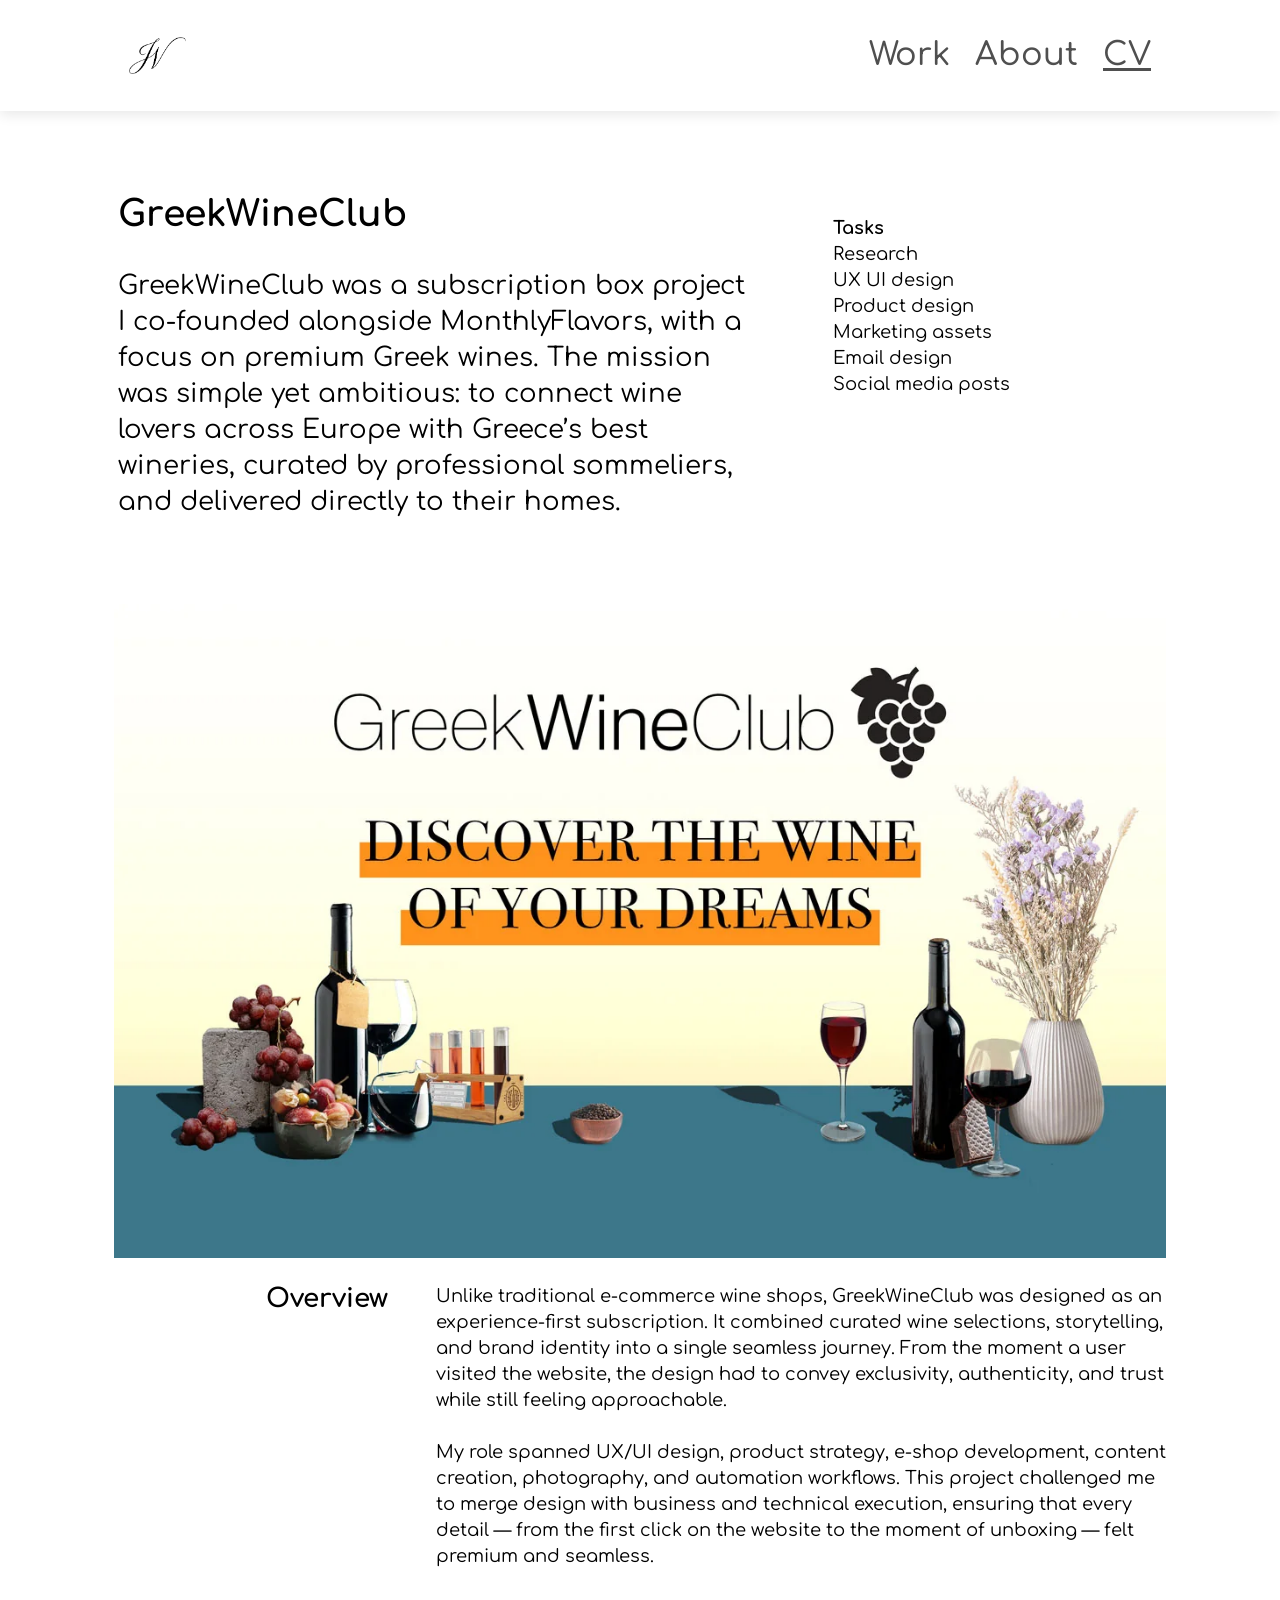
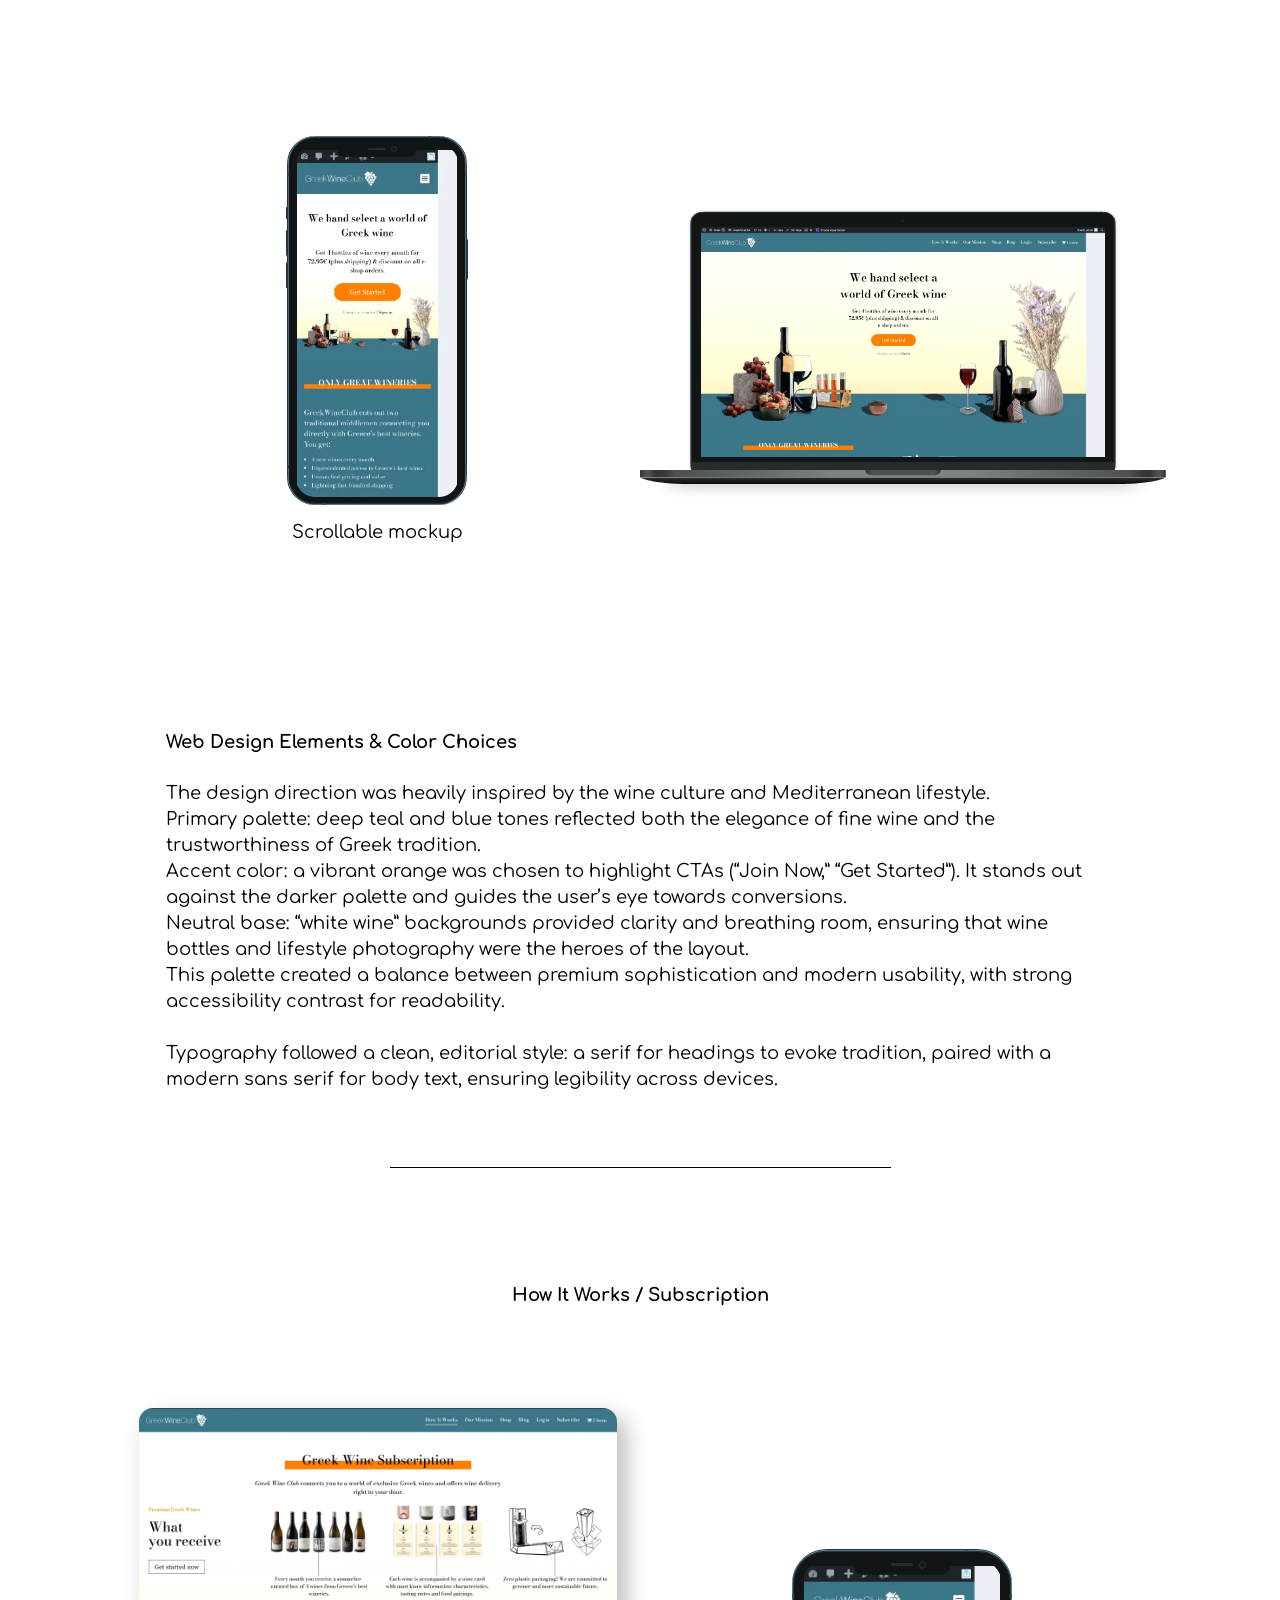
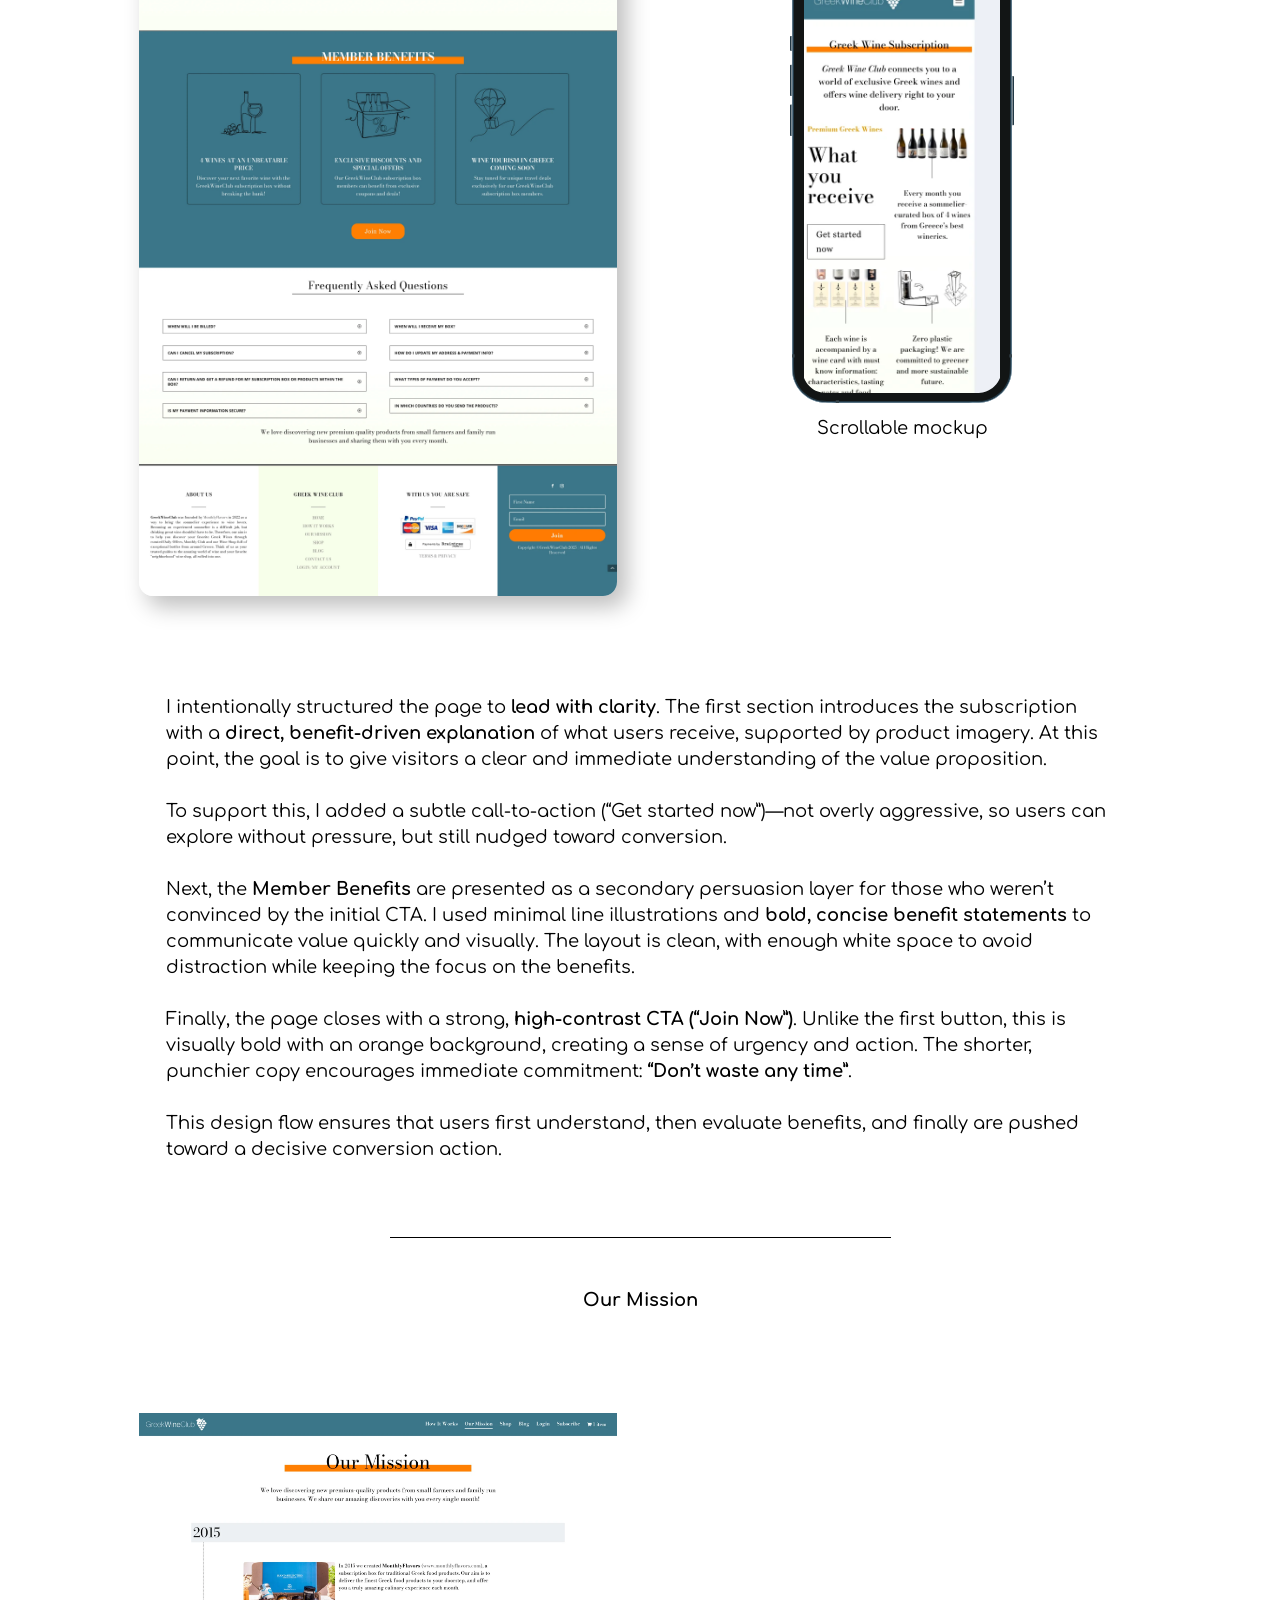
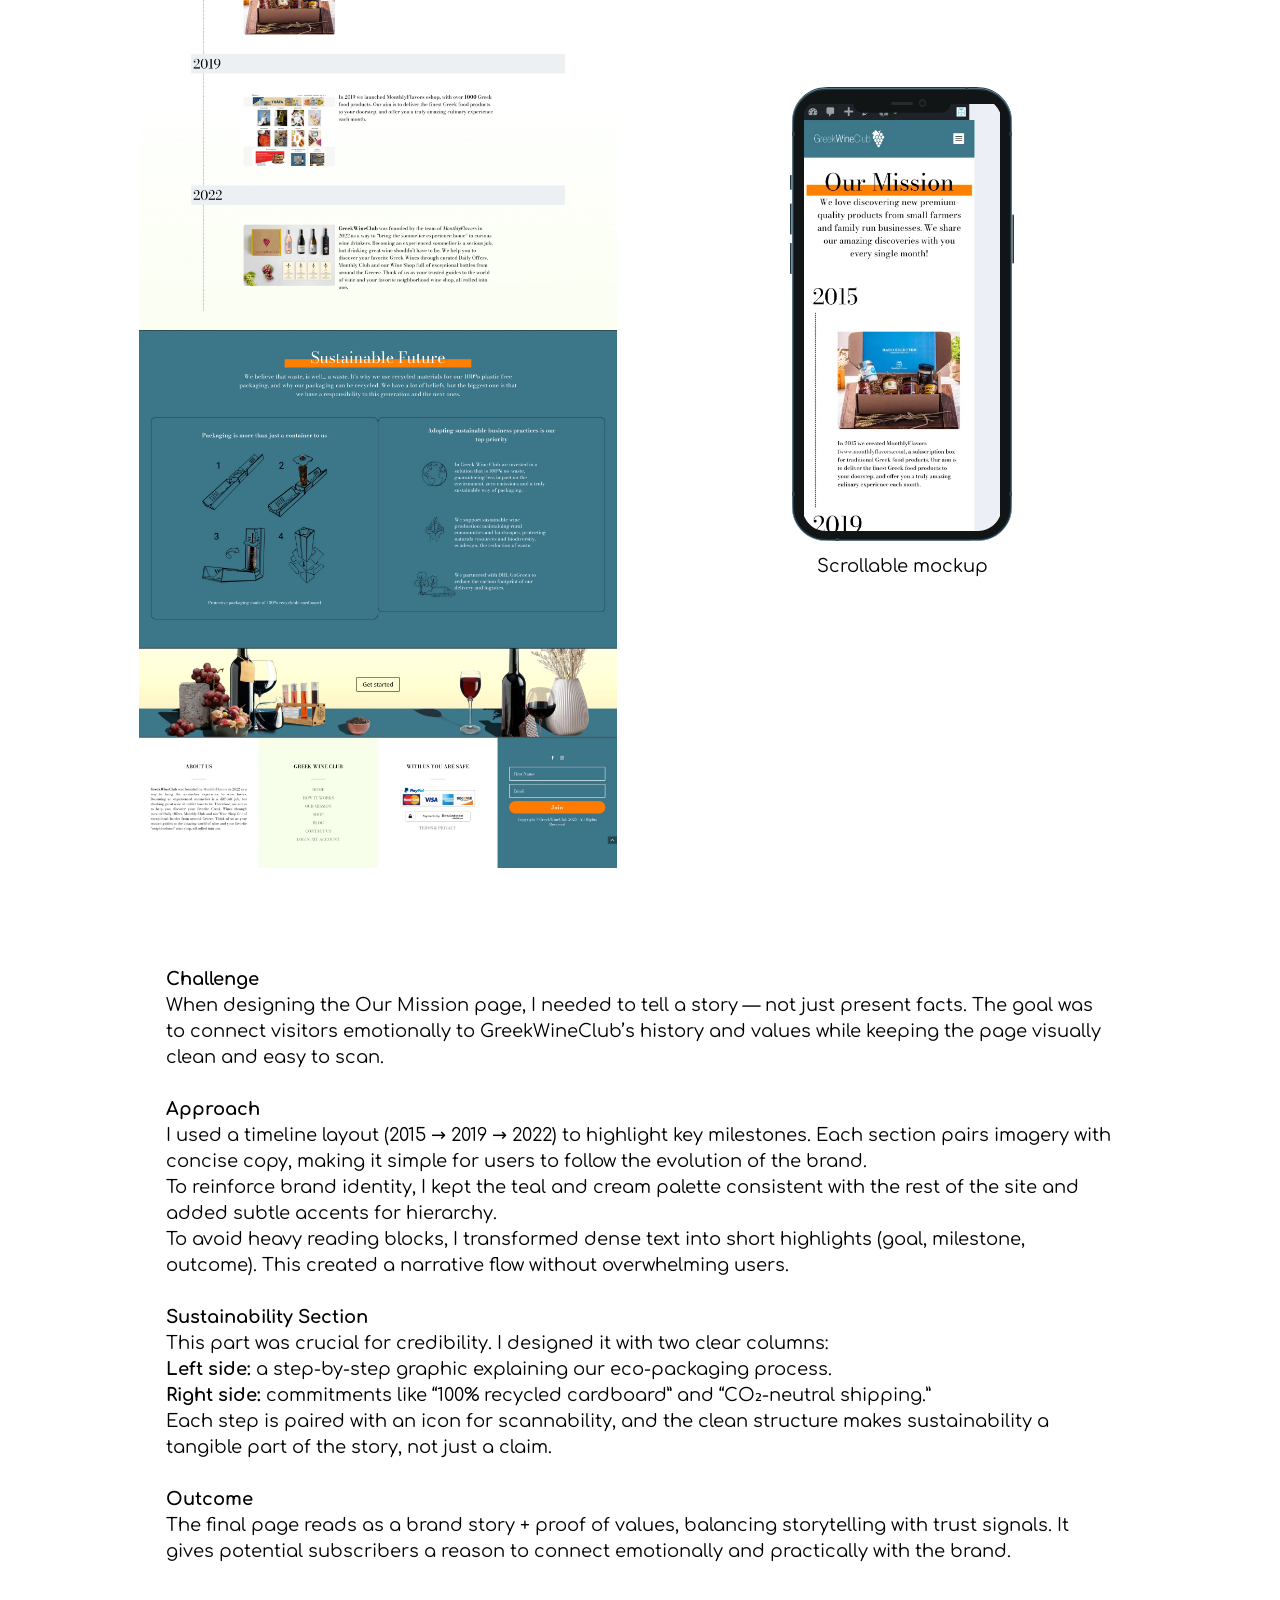
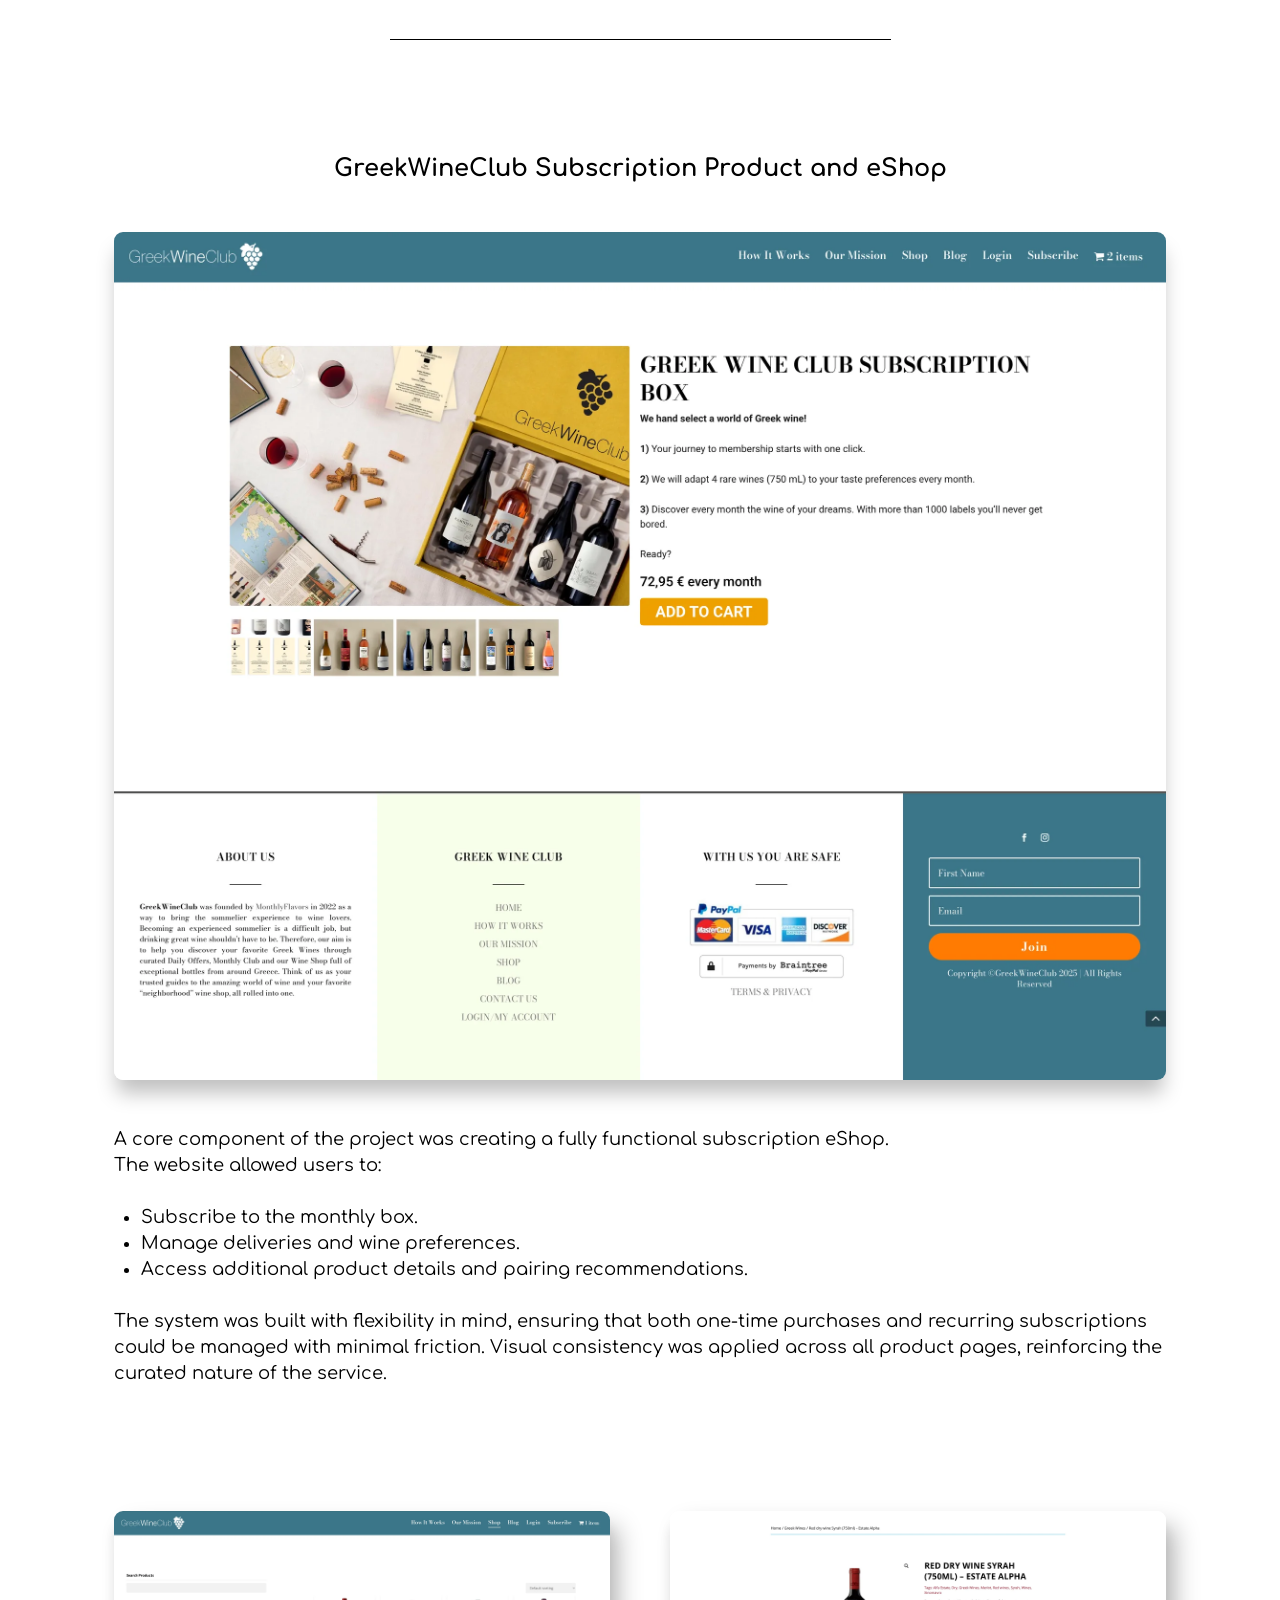
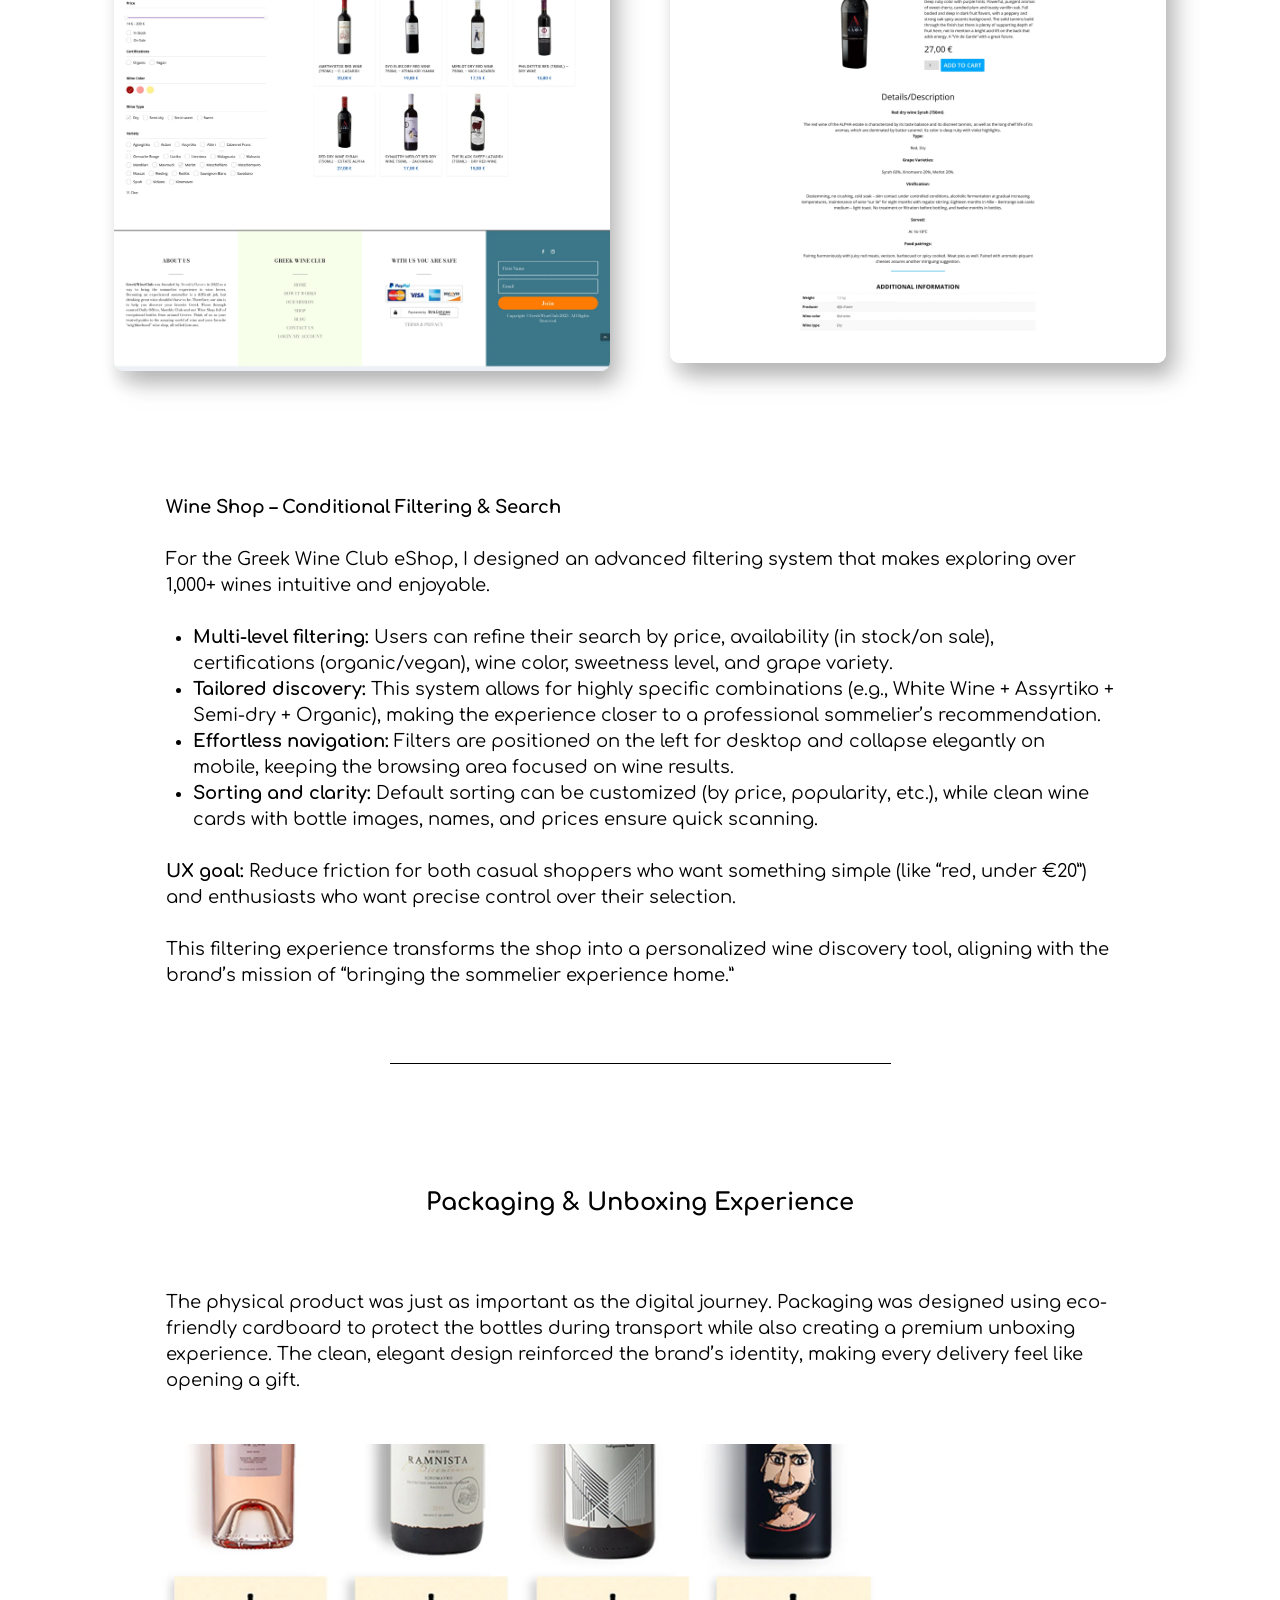
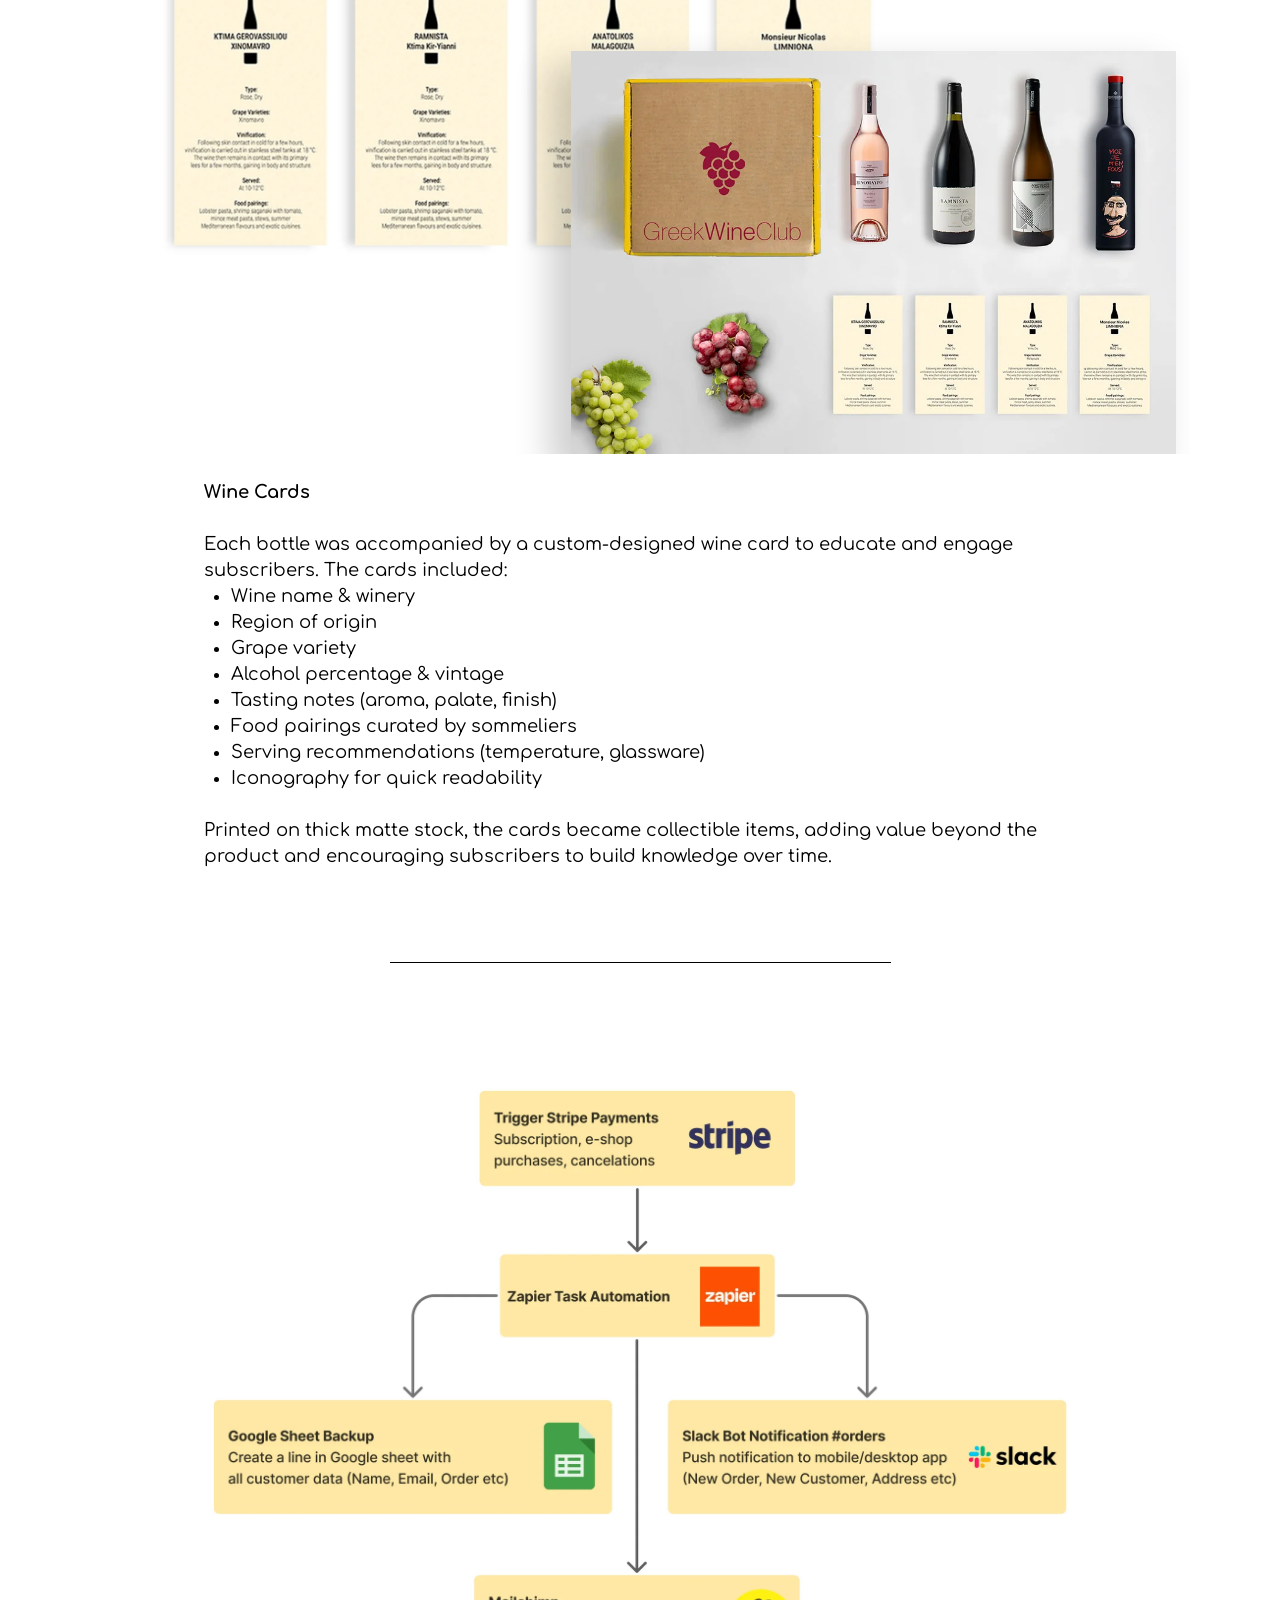
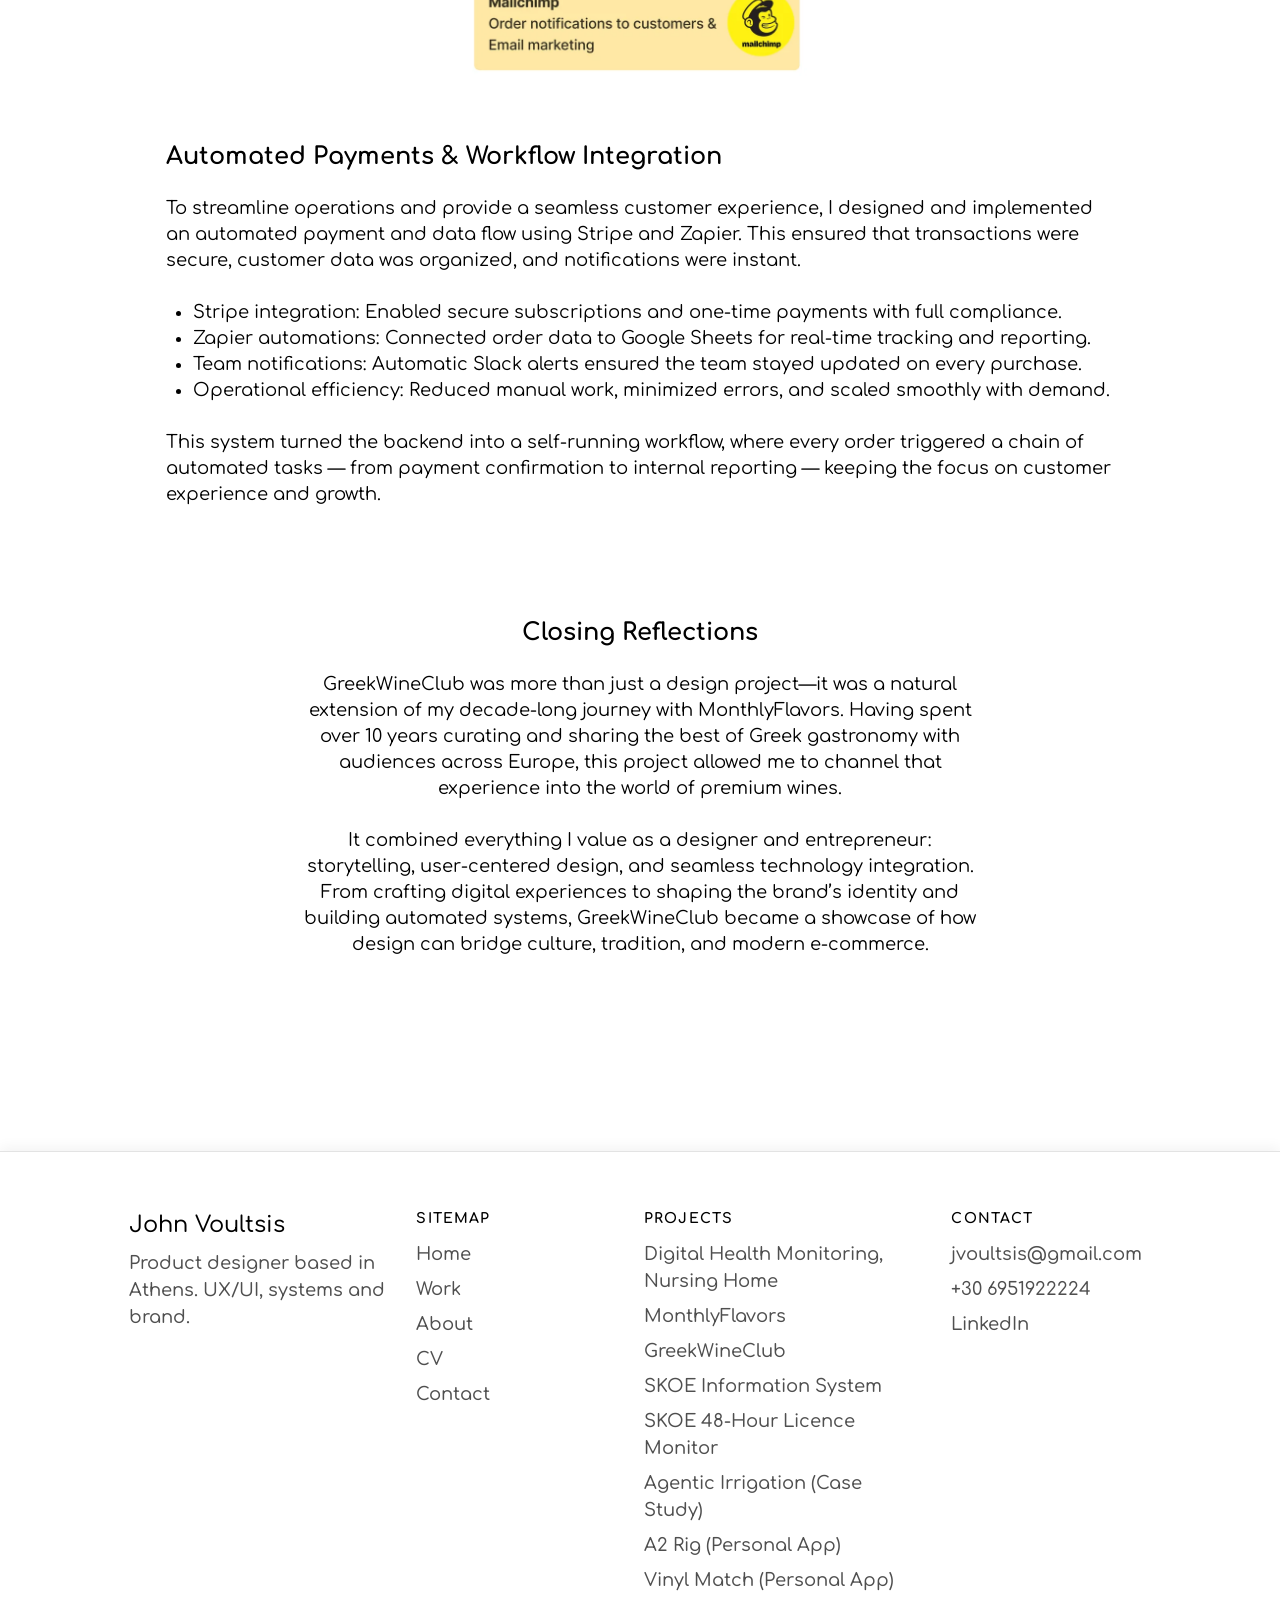
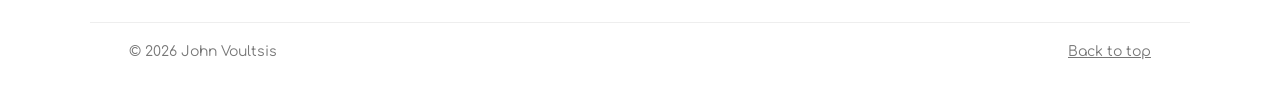
<file: greekwineclub.html>
<!doctype html>
<html lang="en">
<head>
<meta charset="utf-8">
<meta name="viewport" content="width=device-width, initial-scale=1">
<title>GreekWineClub — John Voultsis</title>
<meta name="description" content="GreekWineClub was a premium Greek wine subscription box. UX/UI, e-shop, packaging and automation design by John Voultsis.">
<meta name="theme-color" content="#ffffff">
<meta property="og:type" content="website">
<meta property="og:title" content="GreekWineClub — John Voultsis">
<meta property="og:description" content="GreekWineClub was a premium Greek wine subscription box. UX/UI, e-shop, packaging and automation design by John Voultsis.">
<meta property="og:url" content="https://johnvoultsis.github.io/portfolio/greekwineclub.html">
<meta property="og:site_name" content="John Voultsis">
<meta property="og:image" content="https://johnvoultsis.github.io/portfolio/images/og/greekwineclub.jpg">
<meta property="og:image:width" content="1200">
<meta property="og:image:height" content="630">
<meta name="twitter:card" content="summary_large_image">
<link rel="preload" href="fonts/comfortaa-latin-500-normal.woff2" as="font" type="font/woff2" crossorigin>
<link rel="stylesheet" href="css/style.css">
<link rel="icon" href="data:,">
</head>
<body class="w-gwc" data-nav="work">
<a class="skip-link" href="#main">Skip to content</a>
<header class="site-header">
  <div class="site-header__inner">
    <a class="site-header__brand" href="index.html" aria-label="John Voultsis, home"><img src="images/jv-logo.webp" alt="John Voultsis" width="370" height="240"></a>
    <button class="nav-toggle" type="button" aria-expanded="false" aria-controls="site-nav" aria-label="Menu"><span></span><span></span><span></span></button>
    <nav id="site-nav" aria-label="Main">
      <a href="index.html#work" data-nav="work">Work</a>
      <a href="about.html" data-nav="about">About</a>
      <a class="cv" href="https://drive.google.com/file/d/1XTFdHeBiE6ABi1L90TjCSVqlWoXJlrY3/view?usp=sharing" target="_blank" rel="noopener">CV</a>
    </nav>
  </div>
</header>
<main id="main" class="page flow">

  <section class="project-info">
    <div class="project-info__about">
      <h1 class="project-info__title">GreekWineClub</h1>
      <p class="project-info__lead">GreekWineClub was a subscription box project I co-founded alongside MonthlyFlavors, with a focus on premium Greek wines. The mission was simple yet ambitious: to connect wine lovers across Europe with Greece’s best wineries, curated by professional sommeliers, and delivered directly to their homes.</p>
    </div>
    <div class="project-info__tasks">
      <p class="b">Tasks</p>
      <ul>
        <li>Research</li>
        <li>UX UI design<br>Product design</li>
        <li>Marketing assets</li>
        <li>Email design</li>
        <li>Social media posts</li>
      </ul>
    </div>
  </section>

  <figure class="cover cover--gwc"><img src="images/gwc/header.webp" alt="GreekWineClub: the best Greek wines delivered monthly" width="1200" height="746"></figure>

  <section class="overview overview--gwc" aria-labelledby="ov">
    <h2 class="overview__label" id="ov">Overview</h2>
    <div class="overview__text">
      <p>Unlike traditional e-commerce wine shops, GreekWineClub was designed as an experience-first subscription. It combined curated wine selections, storytelling, and brand identity into a single seamless journey. From the moment a user visited the website, the design had to convey exclusivity, authenticity, and trust while still feeling approachable.</p>
      <p>My role spanned UX/UI design, product strategy, e-shop development, content creation, photography, and automation workflows. This project challenged me to merge design with business and technical execution, ensuring that every detail — from the first click on the website to the moment of unboxing — felt premium and seamless.</p>
    </div>
  </section>

  <section class="dev-gwc dual" aria-label="Home page mockups">
    <div class="dev-gwc__col dev-gwc__col--phone">
      <div class="dev-gwc__phone"><div class="iphone">
  <img class="ip-buttons" src="images/devices/ip-buttons.svg" alt="">
  <img class="ip-surround" src="images/devices/ip-surround.svg" alt="">
  <img class="ip-highlight" src="images/devices/ip-highlight.svg" alt="">
  <img class="ip-background" src="images/devices/ip-background.svg" alt="">
  <img class="ip-antenna" src="images/devices/ip-antenna.svg" alt="">
  <div class="ip-screen" tabindex="0" aria-label="Scrollable phone mockup: GreekWineClub home page"><img src="images/gwc/phone-home.webp" alt="GreekWineClub home page on a phone" width="244" height="4096" loading="lazy" decoding="async"></div>
  <img class="ip-camera" src="images/devices/ip-camera.svg" alt="">
  <img class="ip-speaker" src="images/devices/ip-speaker.svg" alt="">
</div></div>
      <p class="caption dev-gwc__cap">Scrollable mockup</p>
    </div>
    <div class="dev-gwc__col dev-gwc__col--mac">
      <div class="macbook">
  <div class="mb-shadow"><span class="bleed"><img class="fill" src="images/devices/mb-shadow.svg" alt=""></span></div>
  <div class="mb-screen">
    <div class="mb-outside"><span class="bleed"><img class="fill" src="images/devices/mb-outside.svg" alt=""></span></div>
    <img class="mb-rubber" src="images/devices/mb-rubber.svg" alt="">
    <img class="mb-border" src="images/devices/mb-border.svg" alt="">
    <div class="mb-bar"></div>
    <div class="mb-content" tabindex="0" aria-label="Scrollable laptop mockup: GreekWineClub home page"><img src="images/gwc/mac-home.webp" alt="GreekWineClub home page on a laptop" width="1296" height="4096" loading="lazy" decoding="async"></div>
    <img class="mb-camera" src="images/devices/mb-camera.svg" alt="">
  </div>
  <img class="mb-bottom" src="images/devices/mb-bottom-gray.svg" alt="">
</div>
    </div>
  </section>

  <section class="copy">
    <p class="b">Web Design Elements &amp; Color Choices</p>
    <p class="sp">The design direction was heavily inspired by the wine culture and Mediterranean lifestyle.</p>
    <p>Primary palette: deep teal and blue tones reflected both the elegance of fine wine and the trustworthiness of Greek tradition.</p>
    <p>Accent color: a vibrant orange was chosen to highlight CTAs (“Join Now,” “Get Started”). It stands out against the darker palette and guides the user’s eye towards conversions.</p>
    <p>Neutral base: “white wine” backgrounds provided clarity and breathing room, ensuring that wine bottles and lifestyle photography were the heroes of the layout.</p>
    <p>This palette created a balance between premium sophistication and modern usability, with strong accessibility contrast for readability.</p>
    <p class="sp">Typography followed a clean, editorial style: a serif for headings to evoke tradition, paired with a modern sans serif for body text, ensuring legibility across devices.</p>
  </section>

  <div class="rule rule--gap-sm" role="presentation"></div>

  <h2 class="section-title">How It Works / Subscription</h2>

  <section class="gwc-row dual" aria-label="How it works page">
    <div class="shot crop " style="--cl:0;--ct:-.96%;--cw:100%;--ch:100.96%;--radius:14px;--shadow:9px 10px 22.5px 1px rgba(0,0,0,.25);aspect-ratio:2462/4057"><img src="images/gwc/how-shot.webp" alt="How it works page of the GreekWineClub subscription" width="2200" height="3660" loading="lazy" decoding="async"></div>
    <div class="gwc-row__dev">
      <div class="gwc-row__phone"><div class="iphone">
  <img class="ip-buttons" src="images/devices/ip-buttons.svg" alt="">
  <img class="ip-surround" src="images/devices/ip-surround.svg" alt="">
  <img class="ip-highlight" src="images/devices/ip-highlight.svg" alt="">
  <img class="ip-background" src="images/devices/ip-background.svg" alt="">
  <img class="ip-antenna" src="images/devices/ip-antenna.svg" alt="">
  <div class="ip-screen" tabindex="0" aria-label="Scrollable phone mockup: How it works page"><img src="images/gwc/phone-how.webp" alt="How it works page on a phone" width="418" height="4096" loading="lazy" decoding="async"></div>
  <img class="ip-camera" src="images/devices/ip-camera.svg" alt="">
  <img class="ip-speaker" src="images/devices/ip-speaker.svg" alt="">
</div></div>
      <p class="caption gwc-row__cap">Scrollable mockup</p>
    </div>
  </section>

  <section class="copy">
    <p>I intentionally structured the page to <b>lead with clarity</b>. The first section introduces the subscription with a <b>direct, benefit-driven explanation</b> of what users receive, supported by product imagery. At this point, the goal is to give visitors a clear and immediate understanding of the value proposition.</p>
    <p class="sp">To support this, I added a subtle call-to-action (“Get started now”)—not overly aggressive, so users can explore without pressure, but still nudged toward conversion.</p>
    <p class="sp">Next, the <b>Member Benefits</b> are presented as a secondary persuasion layer for those who weren’t convinced by the initial CTA. I used minimal line illustrations and <b>bold, concise benefit statements</b> to communicate value quickly and visually. The layout is clean, with enough white space to avoid distraction while keeping the focus on the benefits.</p>
    <p class="sp">Finally, the page closes with a strong, <b>high-contrast CTA (“Join Now”)</b>. Unlike the first button, this is visually bold with an orange background, creating a sense of urgency and action. The shorter, punchier copy encourages immediate commitment: <b>“Don’t waste any time”</b>.</p>
    <p class="sp">This design flow ensures that users first understand, then evaluate benefits, and finally are pushed toward a decisive conversion action.</p>
  </section>

  <div class="rule rule--none" role="presentation"></div>

  <h2 class="section-title">Our Mission</h2>

  <section class="gwc-row dual" aria-label="Our mission page">
    <div class="shot crop " style="--cl:0;--ct:-.71%;--cw:100%;--ch:100.71%;--radius:0;aspect-ratio:1842/4067"><img src="images/gwc/mission-shot.webp" alt="Our mission page of the GreekWineClub website" width="1842" height="4096" loading="lazy" decoding="async"></div>
    <div class="gwc-row__dev">
      <div class="gwc-row__phone"><div class="iphone">
  <img class="ip-buttons" src="images/devices/ip-buttons.svg" alt="">
  <img class="ip-surround" src="images/devices/ip-surround.svg" alt="">
  <img class="ip-highlight" src="images/devices/ip-highlight.svg" alt="">
  <img class="ip-background" src="images/devices/ip-background.svg" alt="">
  <img class="ip-antenna" src="images/devices/ip-antenna.svg" alt="">
  <div class="ip-screen" tabindex="0" aria-label="Scrollable phone mockup: Our mission page"><img src="images/gwc/phone-mission.webp" alt="Our mission page on a phone" width="349" height="4096" loading="lazy" decoding="async"></div>
  <img class="ip-camera" src="images/devices/ip-camera.svg" alt="">
  <img class="ip-speaker" src="images/devices/ip-speaker.svg" alt="">
</div></div>
      <p class="caption gwc-row__cap">Scrollable mockup</p>
    </div>
  </section>

  <section class="copy">
    <p class="b">Challenge</p>
    <p>When designing the Our Mission page, I needed to tell a story — not just present facts. The goal was to connect visitors emotionally to GreekWineClub’s history and values while keeping the page visually clean and easy to scan.</p>
    <p class="b sp">Approach</p>
    <p>I used a timeline layout (2015 → 2019 → 2022) to highlight key milestones. Each section pairs imagery with concise copy, making it simple for users to follow the evolution of the brand.</p>
    <p>To reinforce brand identity, I kept the teal and cream palette consistent with the rest of the site and added subtle accents for hierarchy.</p>
    <p>To avoid heavy reading blocks, I transformed dense text into short highlights (goal, milestone, outcome). This created a narrative flow without overwhelming users.</p>
    <p class="b sp">Sustainability Section</p>
    <p>This part was crucial for credibility. I designed it with two clear columns:</p>
    <p><b>Left side:</b> a step-by-step graphic explaining our eco-packaging process.</p>
    <p><b>Right side:</b> commitments like “100% recycled cardboard” and “CO₂-neutral shipping.”</p>
    <p>Each step is paired with an icon for scannability, and the clean structure makes sustainability a tangible part of the story, not just a claim.</p>
    <p class="b sp">Outcome</p>
    <p>The final page reads as a brand story + proof of values, balancing storytelling with trust signals. It gives potential subscribers a reason to connect emotionally and practically with the brand.</p>
  </section>

  <div class="rule rule--gap-md" role="presentation"></div>

  <h2 class="section-title section-title--lg">GreekWineClub Subscription Product and eShop</h2>

  <div class="gwc-wide"><div class="shot crop " style="--cl:0;--ct:-2.03%;--cw:100%;--ch:102.03%;--radius:9px;--shadow:0 16px 20.3px -3px rgba(0,0,0,.25);aspect-ratio:4096/3305"><img src="images/gwc/shop-wide.webp" alt="GreekWineClub subscription box product page" width="2200" height="1811" loading="lazy" decoding="async"></div></div>

  <section class="copy gwc-wide-copy">
    <p>A core component of the project was creating a fully functional subscription eShop.</p>
    <p>The website allowed users to:</p>
    <ul class="sp">
      <li>Subscribe to the monthly box.</li>
      <li>Manage deliveries and wine preferences.</li>
      <li>Access additional product details and pairing recommendations.</li>
    </ul>
    <p class="sp">The system was built with flexibility in mind, ensuring that both one-time purchases and recurring subscriptions could be managed with minimal friction. Visual consistency was applied across all product pages, reinforcing the curated nature of the service.</p>
  </section>

  <div class="gwc-pair">
    <div class="shot crop " style="--cl:0;--ct:-1.84%;--cw:100%;--ch:101.84%;--radius:9px;--shadow:11px 13px 23.3px -2px rgba(0,0,0,.25);aspect-ratio:4096/3800"><img src="images/gwc/shop-1.webp" alt="GreekWineClub wine shop page" width="2200" height="2079" loading="lazy" decoding="async"></div>
    <div class="shot crop " style="--cl:0;--ct:-10.17%;--cw:100%;--ch:141.27%;--radius:9px;--shadow:11px 13px 23.6px -1px rgba(0,0,0,.25);aspect-ratio:590/536.942"><img src="images/gwc/shop-2.webp" alt="GreekWineClub wine product page" width="2200" height="2828" loading="lazy" decoding="async"></div>
  </div>

  <section class="copy">
    <p class="b">Wine Shop – Conditional Filtering &amp; Search</p>
    <p class="sp">For the Greek Wine Club eShop, I designed an advanced filtering system that makes exploring over 1,000+ wines intuitive and enjoyable.</p>
    <ul class="sp">
      <li><b>Multi-level filtering:</b> Users can refine their search by price, availability (in stock/on sale), certifications (organic/vegan), wine color, sweetness level, and grape variety.</li>
      <li><b>Tailored discovery:</b> This system allows for highly specific combinations (e.g., White Wine + Assyrtiko + Semi-dry + Organic), making the experience closer to a professional sommelier’s recommendation.</li>
      <li><b>Effortless navigation:</b> Filters are positioned on the left for desktop and collapse elegantly on mobile, keeping the browsing area focused on wine results.</li>
      <li><b>Sorting and clarity:</b> Default sorting can be customized (by price, popularity, etc.), while clean wine cards with bottle images, names, and prices ensure quick scanning.</li>
    </ul>
    <p class="sp"><b>UX goal:</b> Reduce friction for both casual shoppers who want something simple (like “red, under €20”) and enthusiasts who want precise control over their selection.</p>
    <p class="sp">This filtering experience transforms the shop into a personalized wine discovery tool, aligning with the brand’s mission of “bringing the sommelier experience home.”</p>
  </section>

  <div class="rule rule--gap-lg" role="presentation"></div>

  <h2 class="section-title section-title--lg">Packaging &amp; Unboxing Experience</h2>

  <section class="copy">
    <p>The physical product was just as important as the digital journey. Packaging was designed using eco-friendly cardboard to protect the bottles during transport while also creating a premium unboxing experience. The clean, elegant design reinforced the brand’s identity, making every delivery feel like opening a gift.</p>
  </section>

  <section class="gwc-cards" aria-label="Wine cards and box">
    <div class="stage">
      <div class="layer" style="--l:0;--t:0;--w:76.78%;aspect-ratio:1804/900"><img src="images/gwc/cards.webp" alt="Custom-designed GreekWineClub wine cards" width="1804" height="900" loading="lazy" decoding="async" style="width:100%;height:100%;object-fit:cover"></div>
      <div class="layer" style="--l:43.61%;--t:33.87%;--w:56.39%;aspect-ratio:1000/667;box-shadow:-18px 17px 33px 3px rgba(0,0,0,.19)"><img src="images/gwc/box.webp" alt="GreekWineClub monthly wine box" width="1000" height="667" loading="lazy" decoding="async" style="width:100%;height:100%;object-fit:cover"></div>
    </div>
  </section>

  <section class="gwc-list">
    <p class="b">Wine Cards</p>
    <p class="sp">Each bottle was accompanied by a custom-designed wine card to educate and engage subscribers. The cards included:</p>
    <ul>
      <li>Wine name &amp; winery</li>
      <li>Region of origin</li>
      <li>Grape variety</li>
      <li>Alcohol percentage &amp; vintage</li>
      <li>Tasting notes (aroma, palate, finish)</li>
      <li>Food pairings curated by sommeliers</li>
      <li>Serving recommendations (temperature, glassware)</li>
      <li>Iconography for quick readability</li>
    </ul>
    <p class="sp">Printed on thick matte stock, the cards became collectible items, adding value beyond the product and encouraging subscribers to build knowledge over time.</p>
  </section>

  <div class="rule rule--gap-xs" role="presentation"></div>

  <section class="automation">
    <div class="crop" style="--ct:-13.51%;--ch:127.02%"><img src="images/gwc/automation.webp" alt="Diagram of the automated payment and order workflow between the shop, Stripe, Zapier, Google Sheets and Slack" width="2200" height="1644" loading="lazy" decoding="async"></div>
  </section>

  <section class="copy" style="padding:10px var(--pad-text) 76px">
    <h3>Automated Payments &amp; Workflow Integration</h3>
    <p class="sp">To streamline operations and provide a seamless customer experience, I designed and implemented an automated payment and data flow using Stripe and Zapier. This ensured that transactions were secure, customer data was organized, and notifications were instant.</p>
    <ul class="sp">
      <li>Stripe integration: Enabled secure subscriptions and one-time payments with full compliance.</li>
      <li>Zapier automations: Connected order data to Google Sheets for real-time tracking and reporting.</li>
      <li>Team notifications: Automatic Slack alerts ensured the team stayed updated on every purchase.</li>
      <li>Operational efficiency: Reduced manual work, minimized errors, and scaled smoothly with demand.</li>
    </ul>
    <p class="sp">This system turned the backend into a self-running workflow, where every order triggered a chain of automated tasks — from payment confirmation to internal reporting — keeping the focus on customer experience and growth.</p>
  </section>

  <section class="copy copy--center" style="padding:10px clamp(18px,19.8vw,203px) 117px">
    <h3>Closing Reflections</h3>
    <p class="sp">GreekWineClub was more than just a design project—it was a natural extension of my decade-long journey with MonthlyFlavors. Having spent over 10 years curating and sharing the best of Greek gastronomy with audiences across Europe, this project allowed me to channel that experience into the world of premium wines.</p>
    <p class="sp">It combined everything I value as a designer and entrepreneur: storytelling, user-centered design, and seamless technology integration. From crafting digital experiences to shaping the brand’s identity and building automated systems, GreekWineClub became a showcase of how design can bridge culture, tradition, and modern e-commerce.</p>
  </section>

</main>
<footer class="site-footer">
  <div class="site-footer__inner">
    <div class="site-footer__brand">
      <b>John Voultsis</b>
      <p>Product designer based in Athens. UX/UI, systems and brand.</p>
    </div>
    <nav aria-label="Sitemap: pages">
      <h2>Sitemap</h2>
      <ul>
        <li><a href="index.html">Home</a></li>
        <li><a href="index.html#work">Work</a></li>
        <li><a href="about.html">About</a></li>
        <li><a href="https://drive.google.com/file/d/1XTFdHeBiE6ABi1L90TjCSVqlWoXJlrY3/view?usp=sharing" target="_blank" rel="noopener">CV</a></li>
        <li><a href="index.html#contact">Contact</a></li>
      </ul>
    </nav>
    <nav aria-label="Sitemap: projects">
      <h2>Projects</h2>
      <ul>
        <li><a href="nursing-home.html">Digital Health Monitoring, Nursing Home</a></li>
        <li><a href="monthlyflavors.html">MonthlyFlavors</a></li>
        <li><a href="greekwineclub.html">GreekWineClub</a></li>
        <li><a href="skoe.html">SKOE Information System</a></li>
        <li><a href="skoe-monitor.html">SKOE 48-Hour Licence Monitor</a></li>
        <li><a href="agentic-irrigation.html">Agentic Irrigation (Case Study)</a></li>
        <li><a href="a2-rig.html">A2 Rig (Personal App)</a></li>
        <li><a href="vinyl-match.html">Vinyl Match (Personal App)</a></li>
      </ul>
    </nav>
    <div id="contact">
      <h2>Contact</h2>
      <ul>
        <li><a href="mailto:jvoultsis@gmail.com">jvoultsis@gmail.com</a></li>
        <li><a href="tel:+306951922224">+30 6951922224</a></li>
        <li><a href="https://www.linkedin.com/in/johnvoultsis/" target="_blank" rel="noopener">LinkedIn</a></li>
      </ul>
    </div>
  </div>
  <div class="site-footer__legal"><span>© 2026 John Voultsis</span><a href="#main">Back to top</a></div>
</footer>
<script src="js/main.js" defer></script>
</body>
</html>
</file>
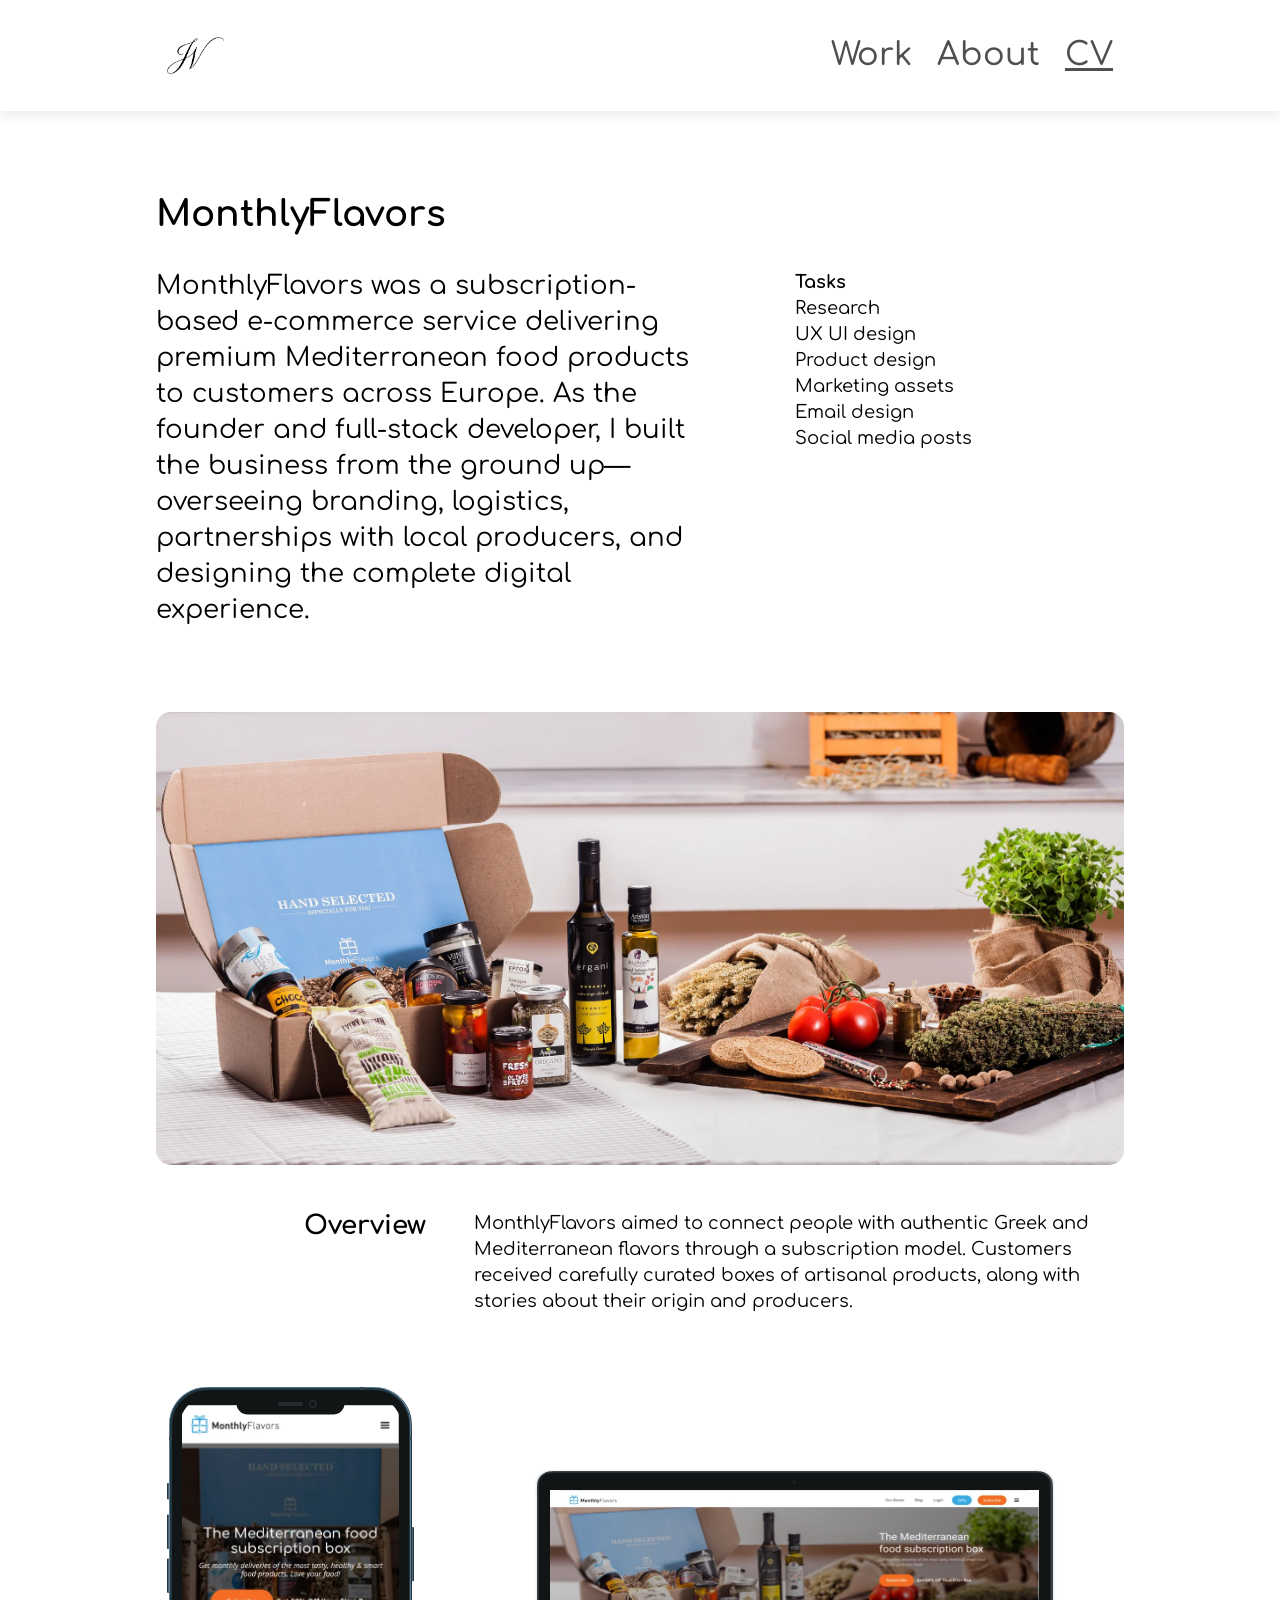
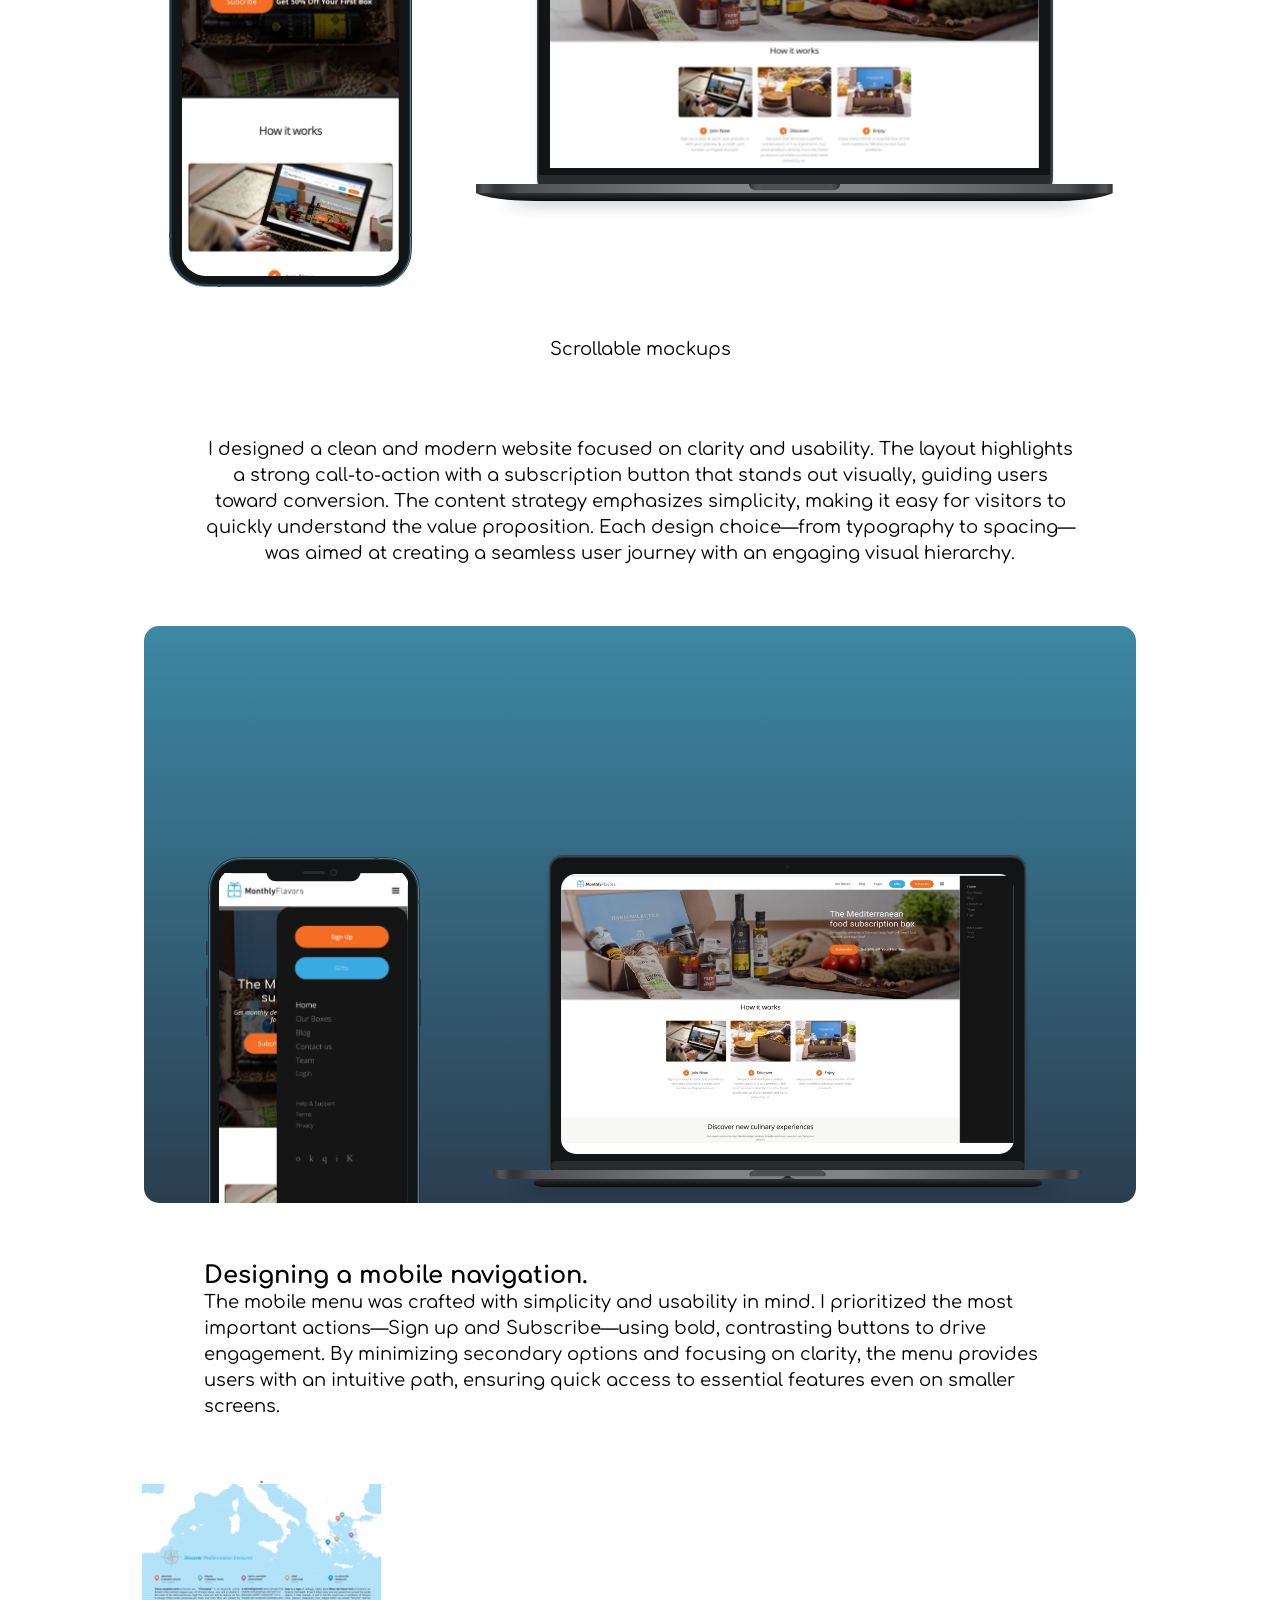
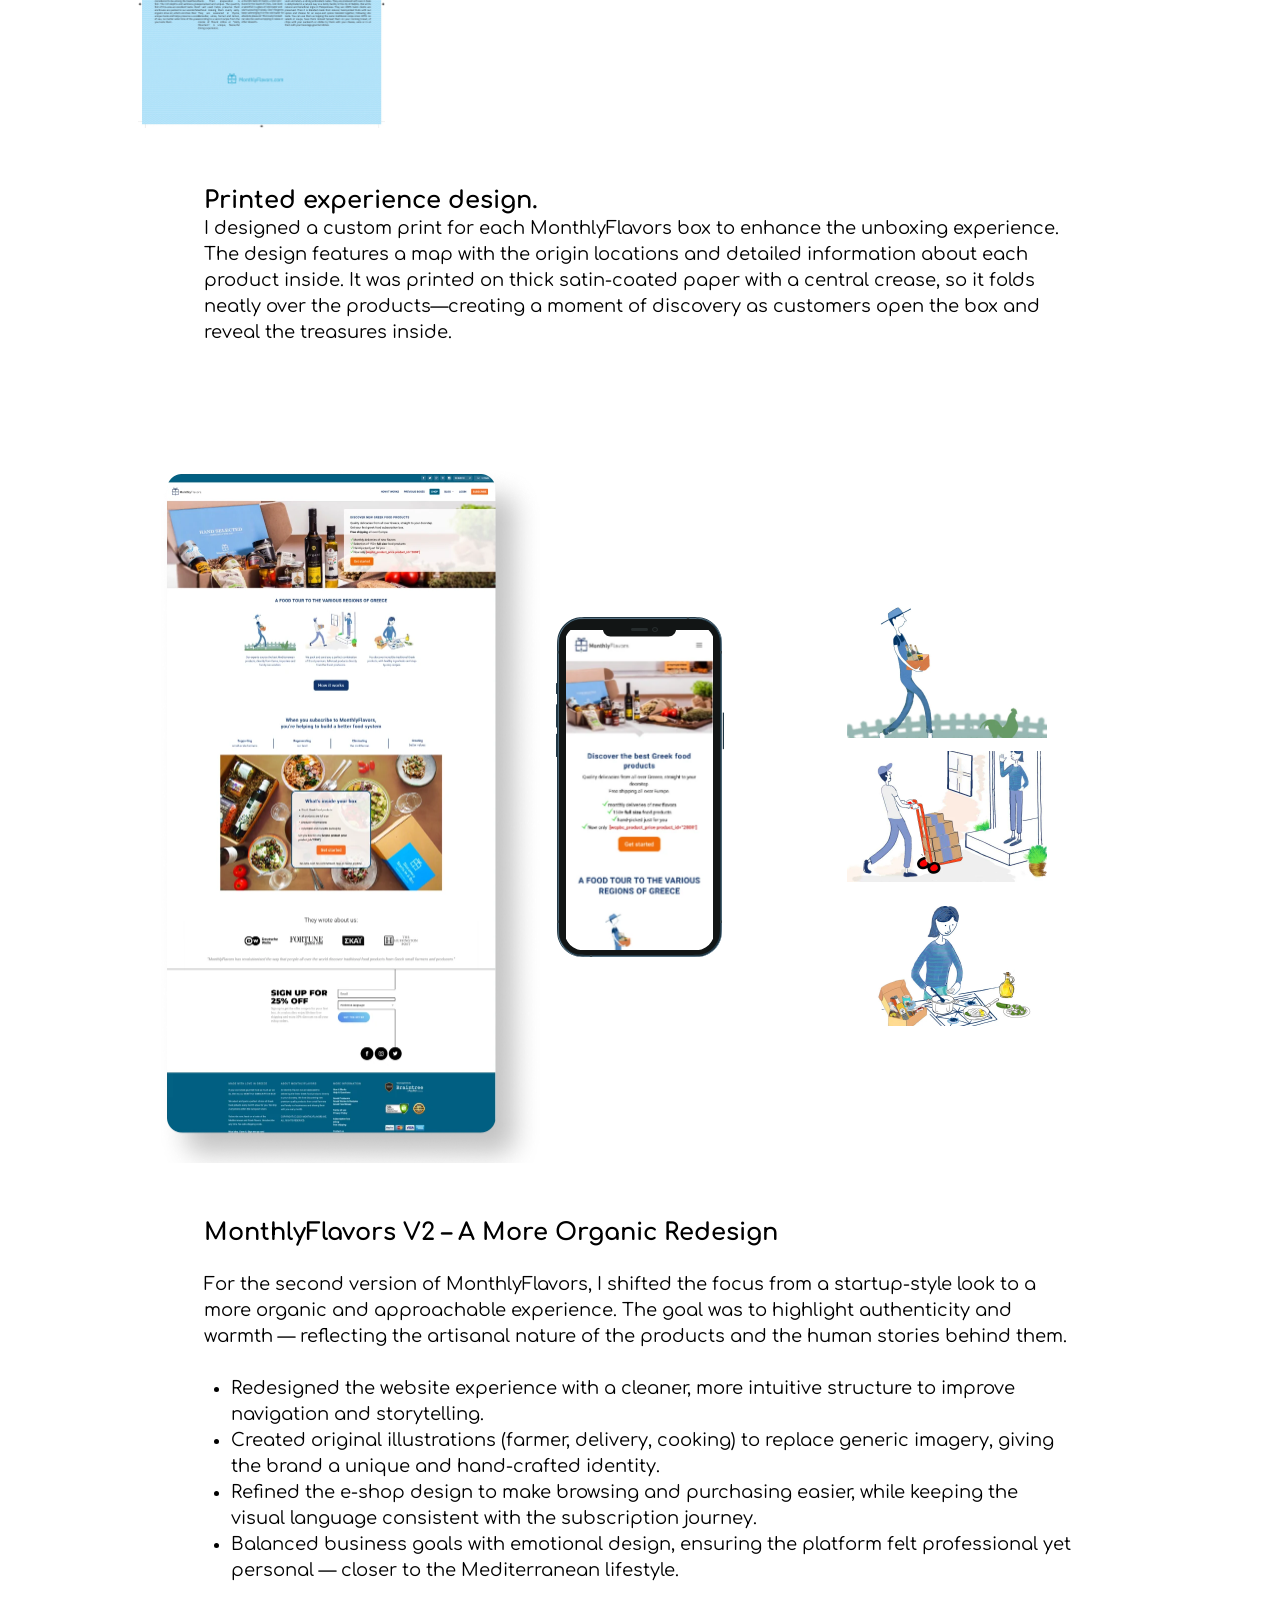
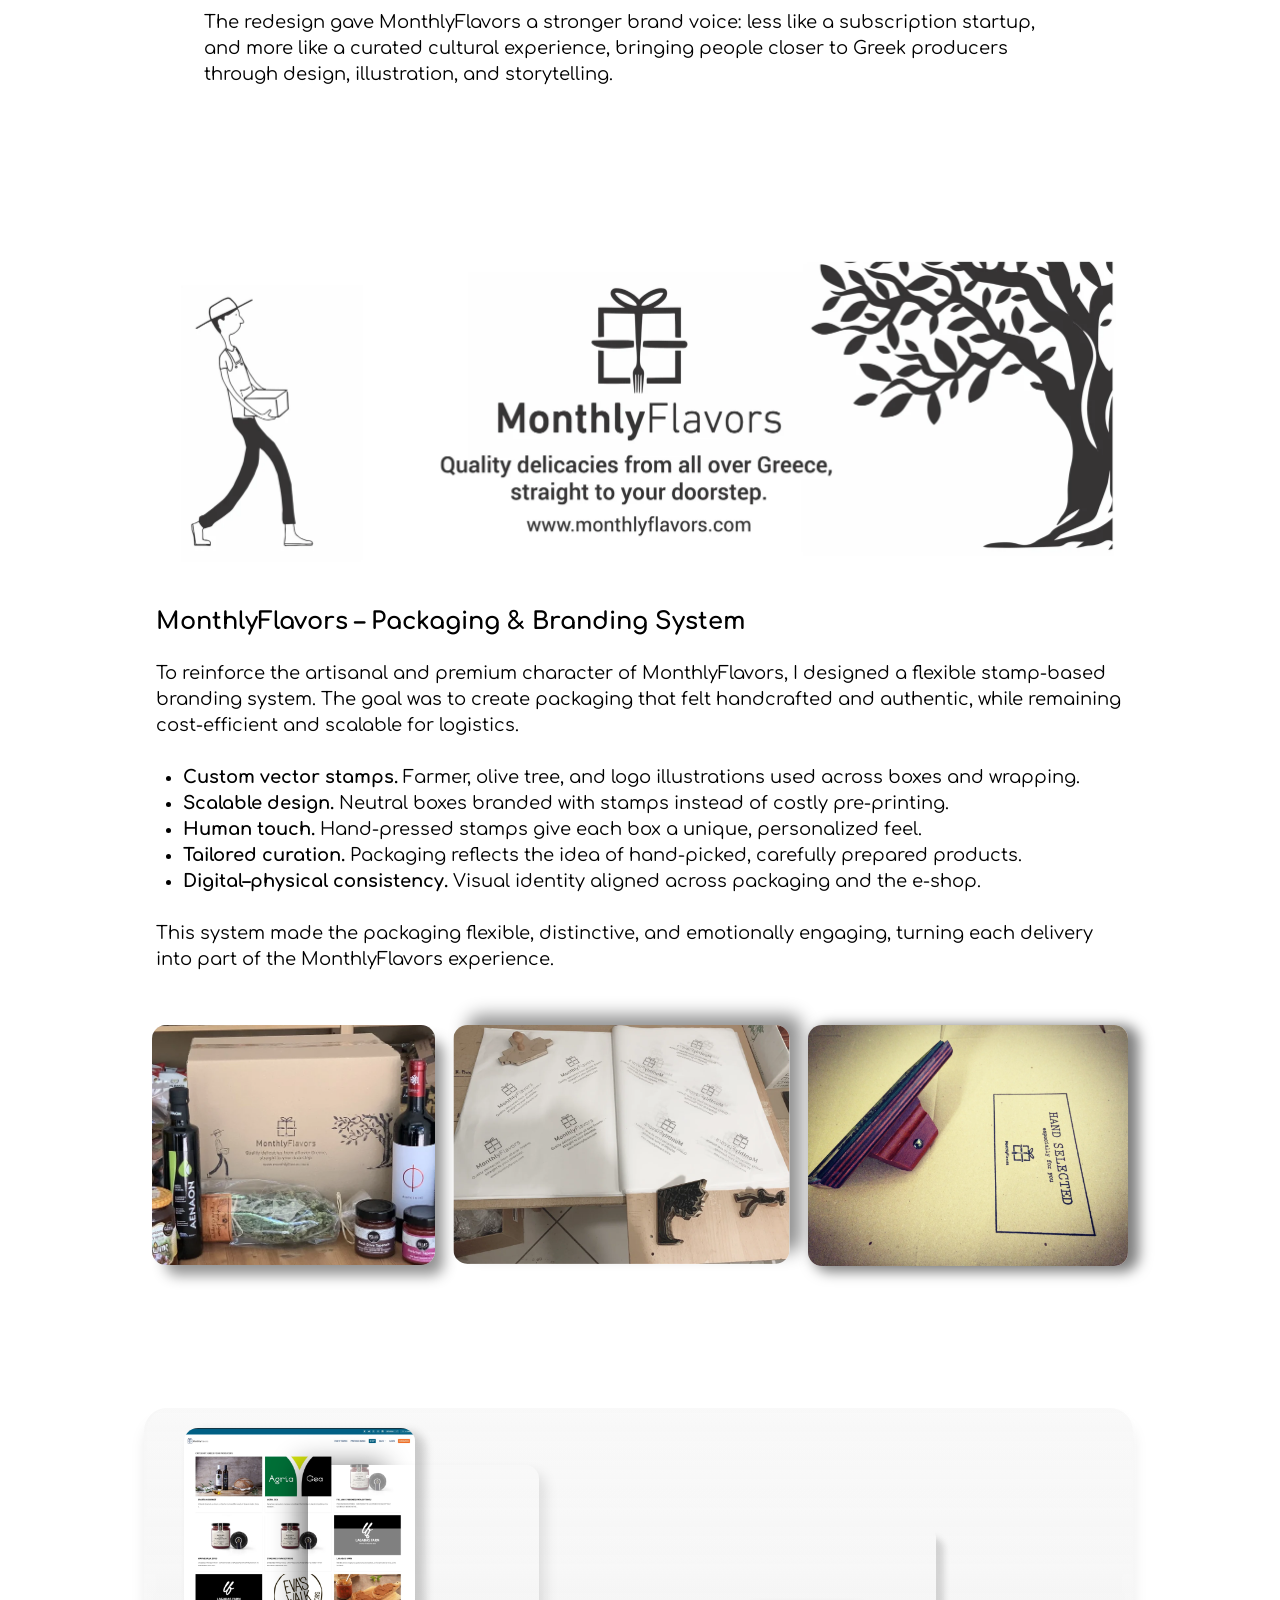
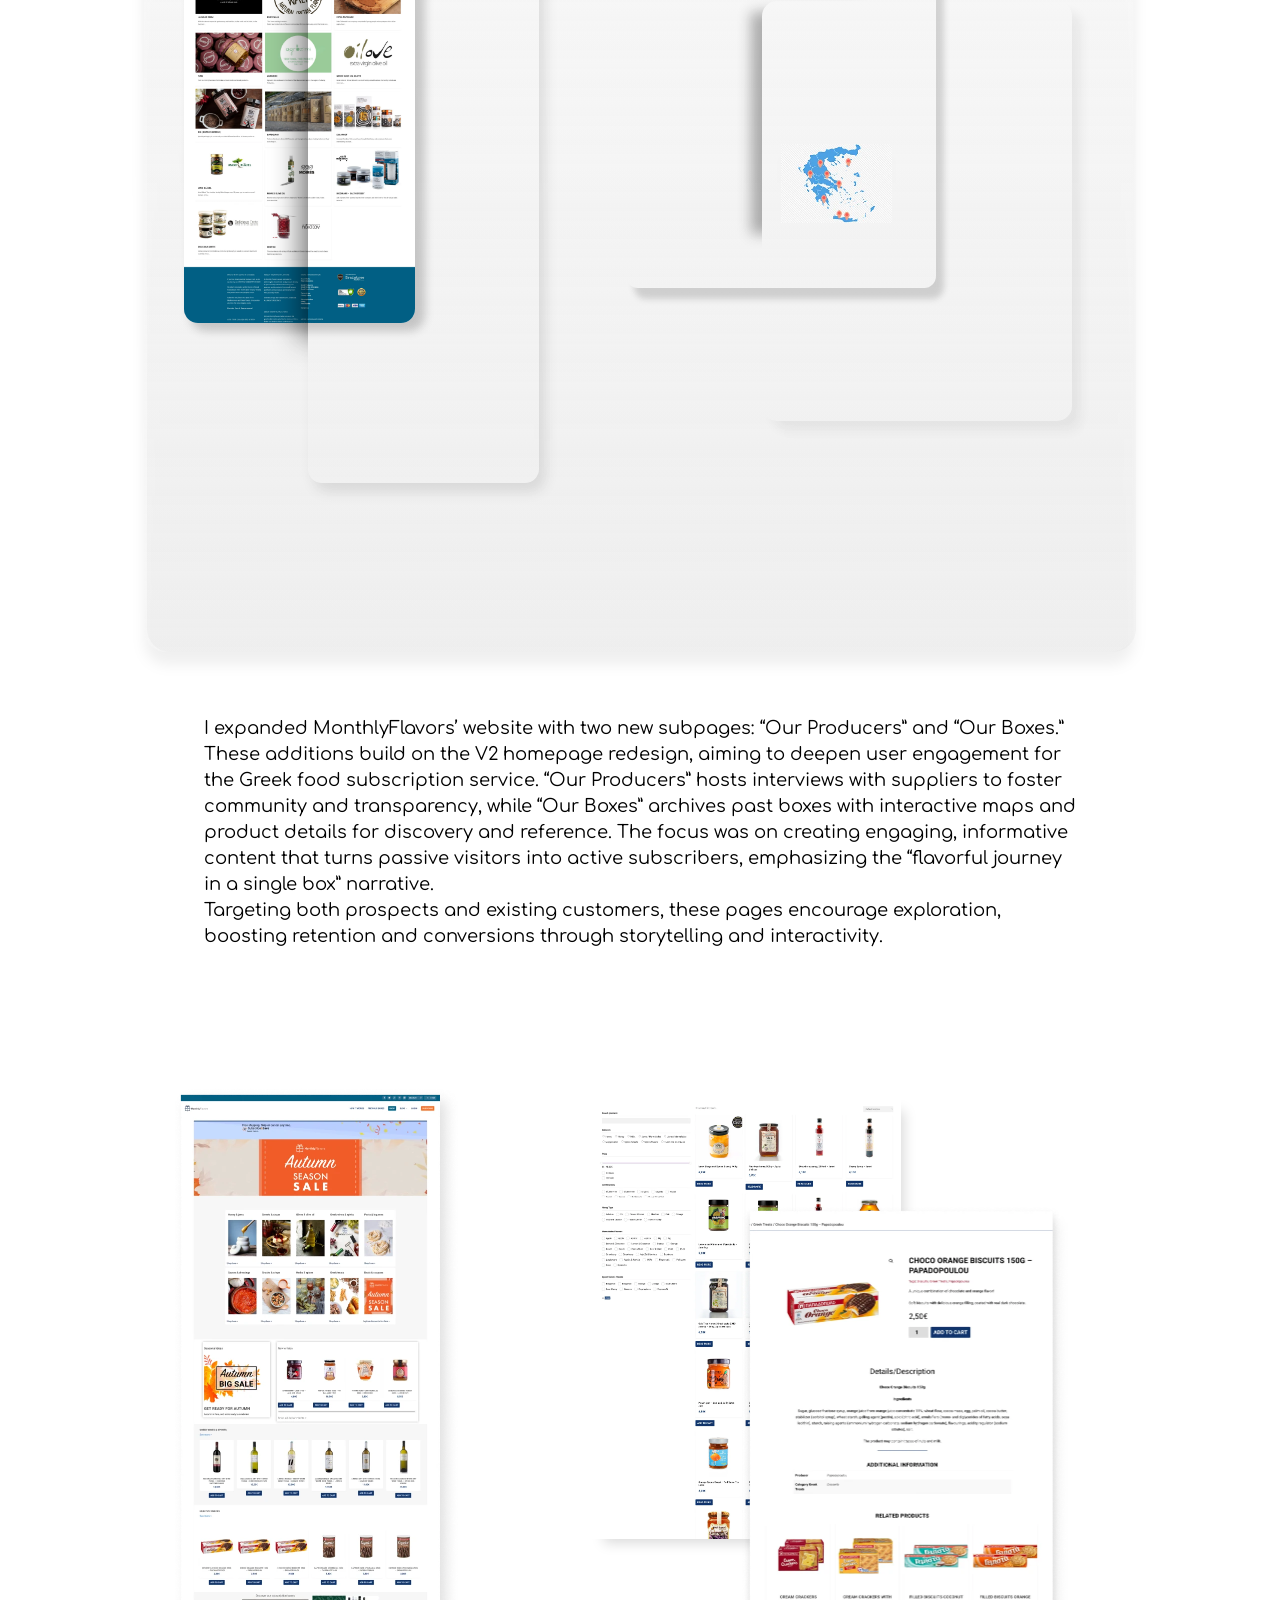
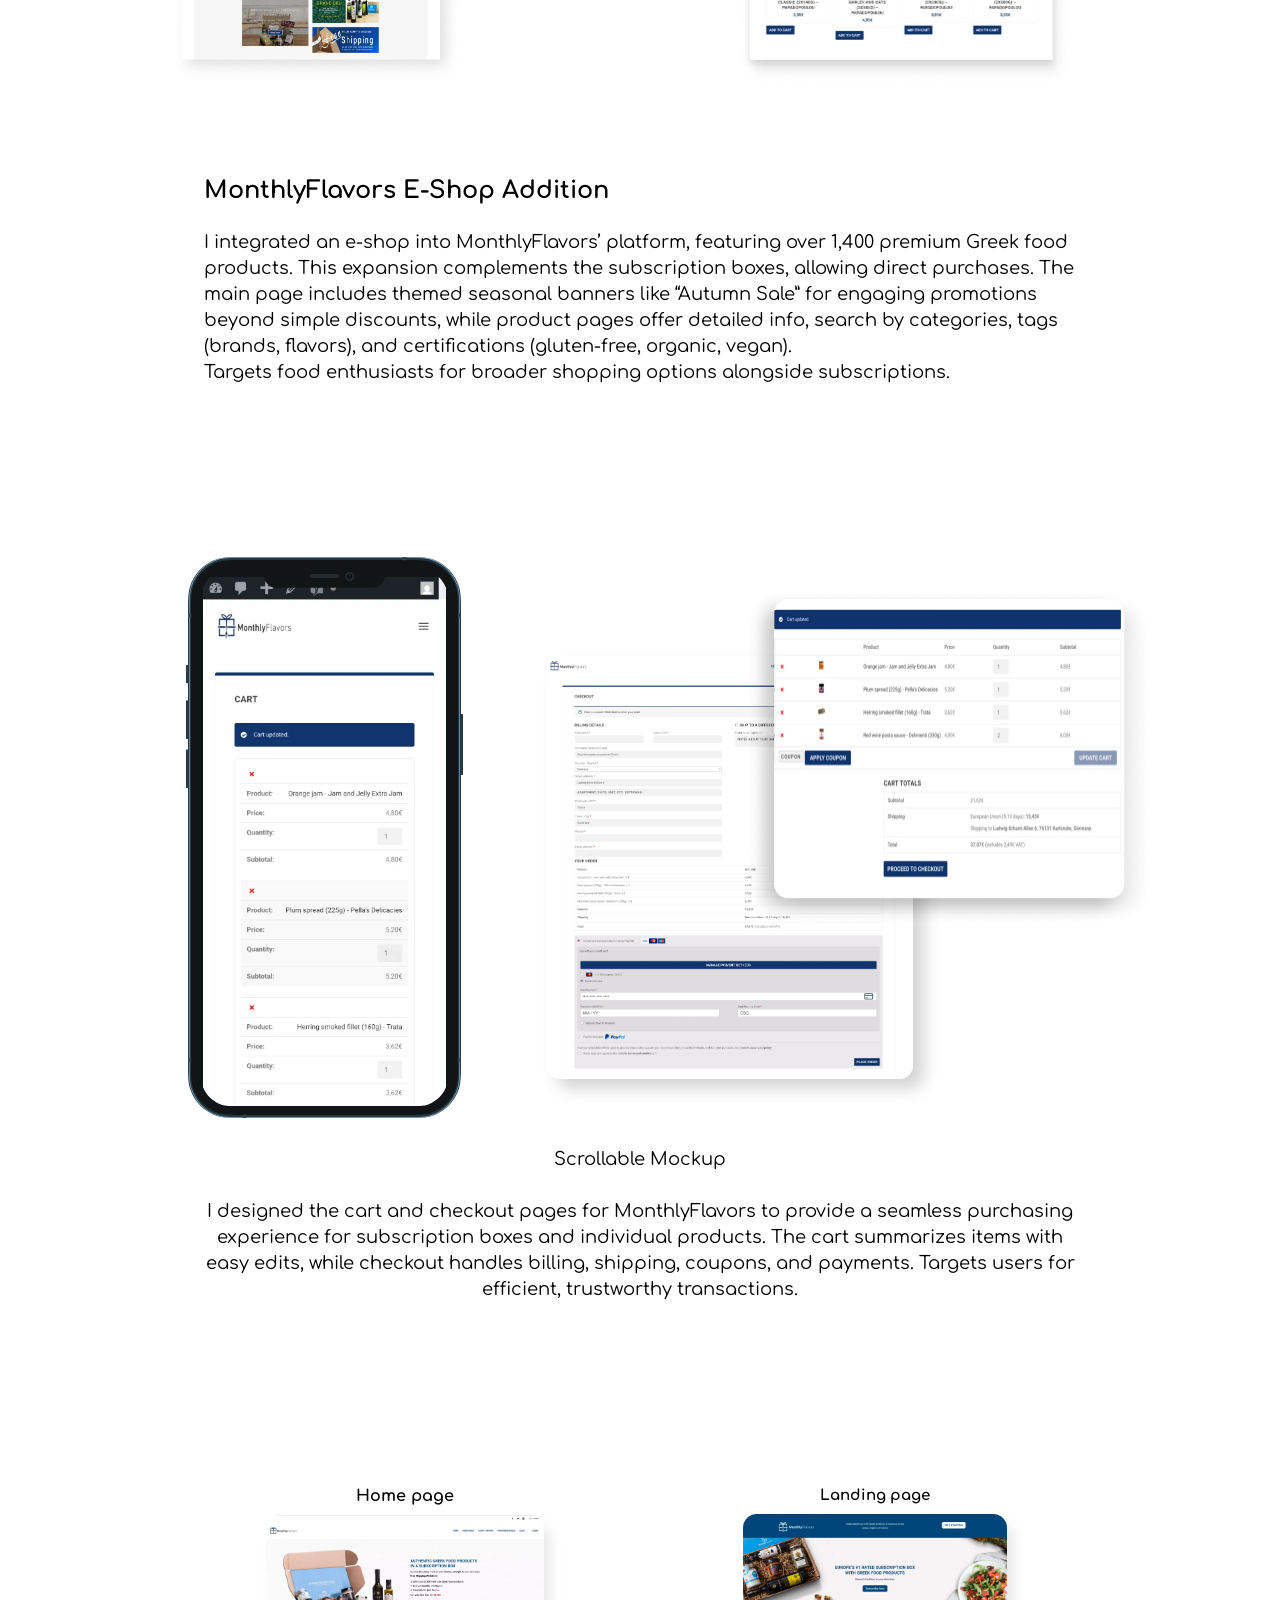
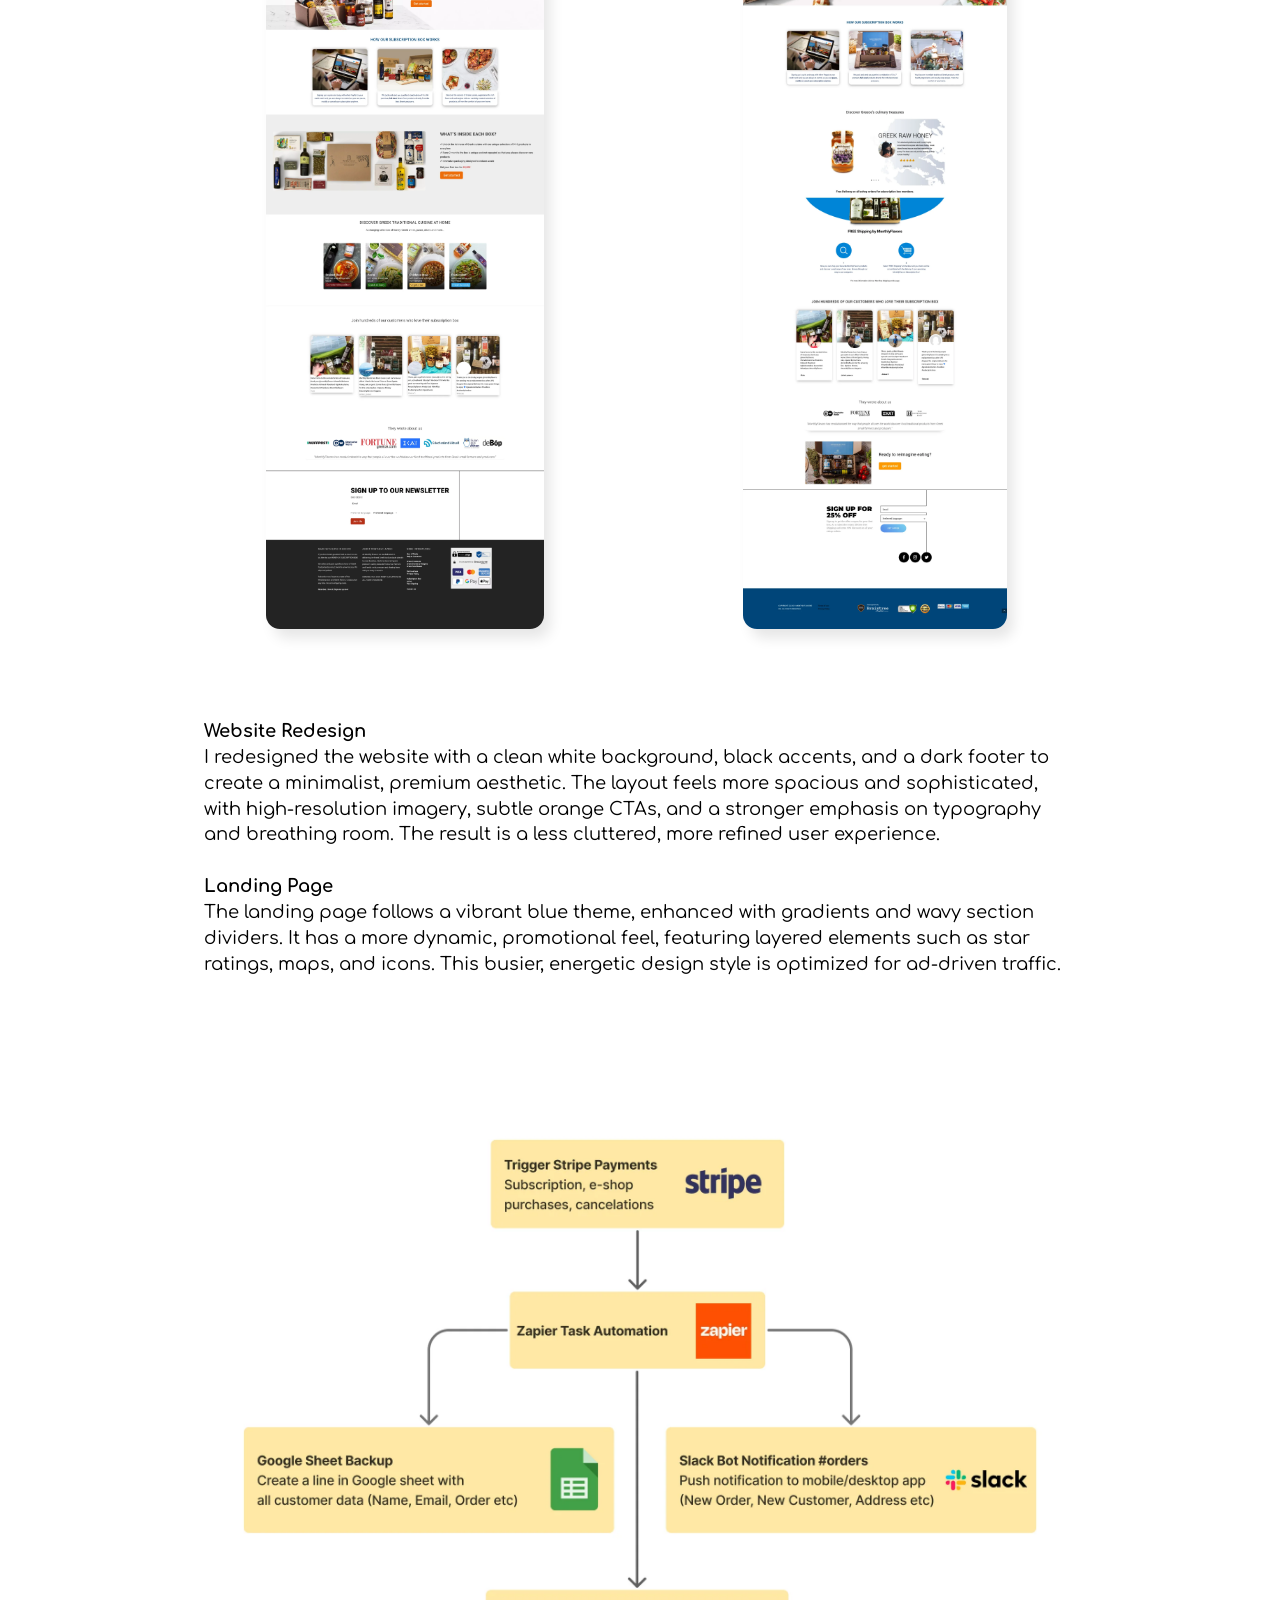
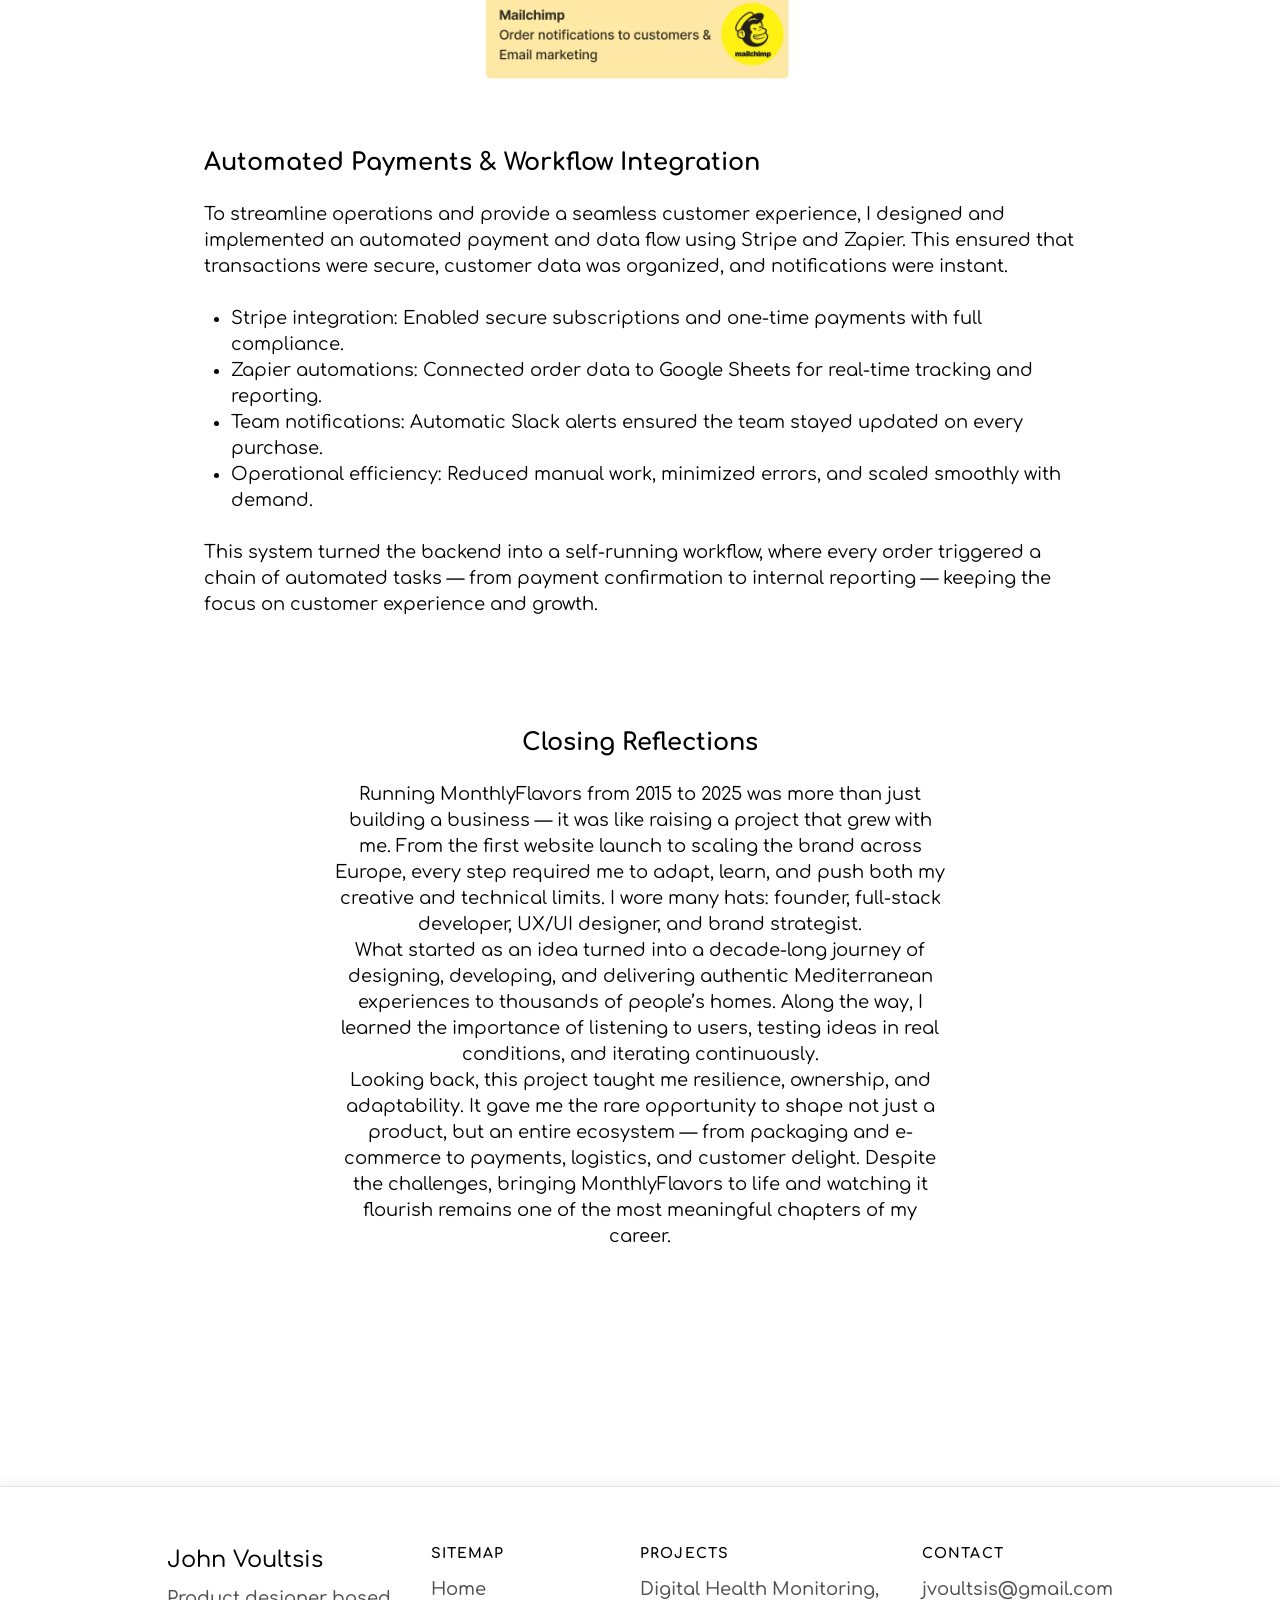
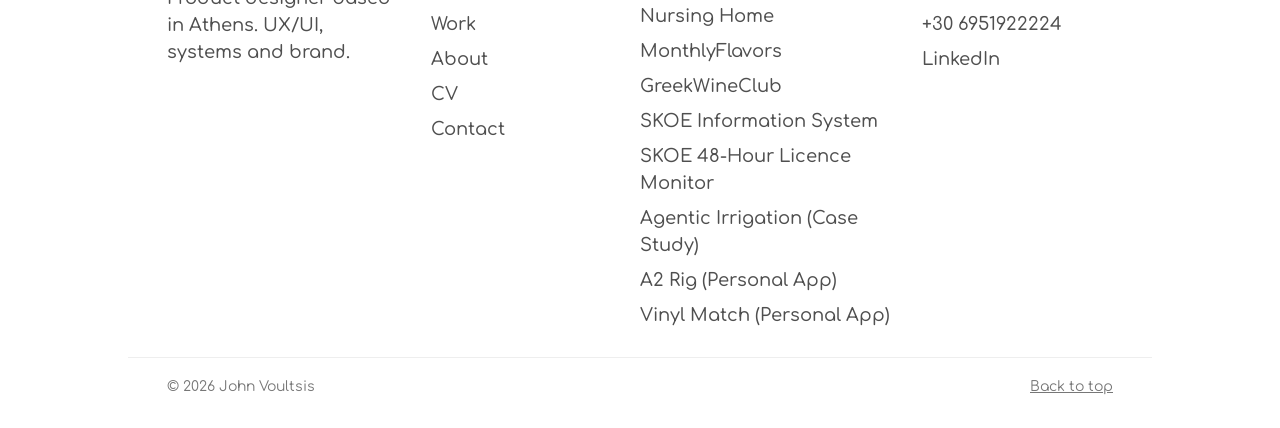
<file: monthlyflavors.html>
<!doctype html>
<html lang="en">
<head>
<meta charset="utf-8">
<meta name="viewport" content="width=device-width, initial-scale=1">
<title>MonthlyFlavors — John Voultsis</title>
<meta name="description" content="MonthlyFlavors was a subscription-based e-commerce service delivering premium Mediterranean food products across Europe. UX/UI, product design, branding and automation by John Voultsis.">
<meta name="theme-color" content="#ffffff">
<meta property="og:type" content="website">
<meta property="og:title" content="MonthlyFlavors — John Voultsis">
<meta property="og:description" content="MonthlyFlavors was a subscription-based e-commerce service delivering premium Mediterranean food products across Europe. UX/UI, product design, branding and automation by John Voultsis.">
<meta property="og:url" content="https://johnvoultsis.github.io/portfolio/monthlyflavors.html">
<meta property="og:site_name" content="John Voultsis">
<meta property="og:image" content="https://johnvoultsis.github.io/portfolio/images/og/monthlyflavors.jpg">
<meta property="og:image:width" content="1200">
<meta property="og:image:height" content="630">
<meta name="twitter:card" content="summary_large_image">
<link rel="preload" href="fonts/comfortaa-latin-500-normal.woff2" as="font" type="font/woff2" crossorigin>
<link rel="stylesheet" href="css/style.css">
<link rel="icon" href="data:,">
</head>
<body class="w-mf" data-nav="work">
<a class="skip-link" href="#main">Skip to content</a>
<header class="site-header">
  <div class="site-header__inner">
    <a class="site-header__brand" href="index.html" aria-label="John Voultsis, home"><img src="images/jv-logo.webp" alt="John Voultsis" width="370" height="240"></a>
    <button class="nav-toggle" type="button" aria-expanded="false" aria-controls="site-nav" aria-label="Menu"><span></span><span></span><span></span></button>
    <nav id="site-nav" aria-label="Main">
      <a href="index.html#work" data-nav="work">Work</a>
      <a href="about.html" data-nav="about">About</a>
      <a class="cv" href="https://drive.google.com/file/d/1XTFdHeBiE6ABi1L90TjCSVqlWoXJlrY3/view?usp=sharing" target="_blank" rel="noopener">CV</a>
    </nav>
  </div>
</header>
<main id="main" class="page flow">

  <!-- Project info -->
  <section class="project-info">
    <div class="project-info__about">
      <h1 class="project-info__title">MonthlyFlavors</h1>
      <p class="project-info__lead">MonthlyFlavors was a subscription-based e-commerce service delivering premium Mediterranean food products to customers across Europe. As the founder and full-stack developer, I built the business from the ground up—overseeing branding, logistics, partnerships with local producers, and designing the complete digital experience.</p>
    </div>
    <div class="project-info__tasks">
      <p class="b">Tasks</p>
      <ul>
        <li>Research</li>
        <li>UX UI design</li>
        <li>Product design</li>
        <li>Marketing assets</li>
        <li>Email design</li>
        <li>Social media posts</li>
      </ul>
    </div>
  </section>

  <figure class="cover cover--mf"><img src="images/mf/header.webp" alt="Greek food products: olive oil, honey, jars and snacks arranged on a table" width="2200" height="1030"></figure>

  <section class="overview overview--mf" aria-labelledby="ov">
    <h2 class="overview__label" id="ov">Overview</h2>
    <p class="overview__text">MonthlyFlavors aimed to connect people with authentic Greek and Mediterranean flavors through a subscription model. Customers received carefully curated boxes of artisanal products, along with stories about their origin and producers.</p>
  </section>

  <!-- Version 1: phone + laptop -->
  <section class="dev-home" aria-label="Version 1 home page mockups">
    <div class="stage">
      <div class="layer" style="--l:0;--t:0;--w:26.08%"><div class="iphone">
  <img class="ip-buttons" src="images/devices/ip-buttons.svg" alt="">
  <img class="ip-surround" src="images/devices/ip-surround.svg" alt="">
  <img class="ip-highlight" src="images/devices/ip-highlight.svg" alt="">
  <img class="ip-background" src="images/devices/ip-background.svg" alt="">
  <img class="ip-antenna" src="images/devices/ip-antenna.svg" alt="">
  <div class="ip-screen" tabindex="0" aria-label="Scrollable phone mockup: MonthlyFlavors version 1 home page"><img src="images/mf/phone-home.webp" alt="MonthlyFlavors version 1 home page on a phone" width="439" height="3778" loading="lazy" decoding="async"></div>
  <img class="ip-camera" src="images/devices/ip-camera.svg" alt="">
  <img class="ip-speaker" src="images/devices/ip-speaker.svg" alt="">
</div></div>
      <div class="layer" style="--l:32.71%;--t:16.81%;--w:67.29%"><div class="macbook">
  <div class="mb-shadow"><span class="bleed"><img class="fill" src="images/devices/mb-shadow.svg" alt=""></span></div>
  <div class="mb-screen">
    <div class="mb-outside"><span class="bleed"><img class="fill" src="images/devices/mb-outside.svg" alt=""></span></div>
    <img class="mb-rubber" src="images/devices/mb-rubber.svg" alt="">
    <img class="mb-border" src="images/devices/mb-border.svg" alt="">
    <div class="mb-bar"></div>
    <div class="mb-content" tabindex="0" aria-label="Scrollable laptop mockup: MonthlyFlavors version 1 home page"><img src="images/mf/mac-home.webp" alt="MonthlyFlavors version 1 home page on a laptop" width="980" height="1610" loading="lazy" decoding="async"></div>
    <img class="mb-camera" src="images/devices/mb-camera.svg" alt="">
  </div>
  <img class="mb-bottom" src="images/devices/mb-bottom-gray.svg" alt="">
</div></div>
    </div>
  </section>

  <p class="caption copy--center" style="padding:24px var(--pad-text)">Scrollable mockups</p>

  <section class="copy copy--center">
    <p>I designed a clean and modern website focused on clarity and usability. The layout highlights a strong call-to-action with a subscription button that stands out visually, guiding users toward conversion. The content strategy emphasizes simplicity, making it easy for visitors to quickly understand the value proposition. Each design choice—from typography to spacing—was aimed at creating a seamless user journey with an engaging visual hierarchy.</p>
  </section>

  <!-- Mobile menu on a blue gradient -->
  <section class="gradient-stage" aria-label="Mobile menu mockups">
    <div class="stage">
      <div class="layer" style="--l:6.3%;--t:39.99%;--w:21.63%"><div class="iphone">
  <img class="ip-buttons" src="images/devices/ip-buttons.svg" alt="">
  <img class="ip-surround" src="images/devices/ip-surround.svg" alt="">
  <img class="ip-highlight" src="images/devices/ip-highlight.svg" alt="">
  <img class="ip-background" src="images/devices/ip-background.svg" alt="">
  <img class="ip-antenna" src="images/devices/ip-antenna.svg" alt="">
  <div class="ip-screen" tabindex="0" aria-label="Scrollable phone mockup: mobile menu"><img src="images/mf/phone-menu.webp" alt="MonthlyFlavors mobile menu on a phone" width="385" height="3310" loading="lazy" decoding="async"></div>
  <img class="ip-camera" src="images/devices/ip-camera.svg" alt="">
  <img class="ip-speaker" src="images/devices/ip-speaker.svg" alt="">
</div></div>
      <div class="layer" style="--l:35.15%;--t:39.7%;--w:59.41%"><div class="macbook macbook--b">
  <div class="mb-shadow"><span class="bleed"><img class="fill" src="images/devices/mb2-shadow.svg" alt=""></span></div>
  <div class="mb-screen">
    <div class="mb-outside"><span class="bleed"><img class="fill" src="images/devices/mb2-outside.svg" alt=""></span></div>
    <img class="mb-rubber" src="images/devices/mb2-rubber.svg" alt="">
    <img class="mb-border" src="images/devices/mb2-border.svg" alt="">
    <div class="mb-bar"></div>
    <div class="mb-content" tabindex="0" aria-label="Scrollable laptop mockup: home page"><img src="images/mf/mac-menu.webp" alt="MonthlyFlavors home page on a laptop" width="903" height="535" loading="lazy" decoding="async"></div>
    <img class="mb-camera" src="images/devices/mb2-camera.svg" alt="">
  </div>
  <img class="mb-bottom" src="images/devices/mb2-bottom-gray.svg" alt="">
</div></div>
    </div>
  </section>

  <section class="copy">
    <p><span class="h3">Designing a mobile navigation.</span><br> The mobile menu was crafted with simplicity and usability in mind. I prioritized the most important actions—Sign up and Subscribe—using bold, contrasting buttons to drive engagement. By minimizing secondary options and focusing on clarity, the menu provides users with an intuitive path, ensuring quick access to essential features even on smaller screens.</p>
  </section>

  <!-- Printed insert -->
  <section class="map-row" aria-label="Printed insert and unboxing photos">
    <div class="fill" style="aspect-ratio:1"><img src="images/mf/map-2.webp" alt="Printed map insert showing the Mediterranean origins of the products" width="2000" height="2000" loading="lazy" decoding="async"></div>
    <div class="fill" style="aspect-ratio:1"><img src="images/mf/map-1.webp" alt="Blue back panel of the insert reading “Flavorful journeys in a single box”" width="2000" height="2000" loading="lazy" decoding="async" style="transform:rotate(180deg)"></div>
    <div class="fill" style="aspect-ratio:2420/2628"><img src="images/mf/map-3.webp" alt="MonthlyFlavors box opened to show the insert on top" width="1024" height="768" loading="lazy" decoding="async"></div>
    <div class="crop" style="aspect-ratio:2420/2628;--cl:-35.96%;--ct:-6.19%;--cw:169.26%;--ch:116.89%"><img src="images/mf/map-4.webp" alt="Opened box with the unfolded insert and the products inside" width="2200" height="1650" loading="lazy" decoding="async"></div>
  </section>

  <section class="copy">
    <p><span class="h3">Printed experience design.</span><br> I designed a custom print for each MonthlyFlavors box to enhance the unboxing experience. The design features a map with the origin locations and detailed information about each product inside. It was printed on thick satin-coated paper with a central crease, so it folds neatly over the products—creating a moment of discovery as customers open the box and reveal the treasures inside.</p>
  </section>

  <!-- Version 2 home -->
  <section class="home-v2" aria-label="Version 2 home page redesign">
    <div class="stage">
      <div class="layer" style="--l:3.83%;--t:7.98%;--w:32.09%;aspect-ratio:328.587/659.034"><span class="bleed" style="--bleed:-1.21% -14.61% -7.59% -3.04%"><img src="images/mf/tree.webp" alt="Hand-drawn olive tree illustration" width="774" height="1435" loading="lazy" decoding="async"></span></div>
      <div class="layer v2-illus" style="--l:64%;--t:15.32%;--w:32%;aspect-ratio:619.19/887">
        <img src="images/mf/illus-1.webp" alt="Illustration: we collect the best" width="800" height="600" loading="lazy" decoding="async">
        <img src="images/mf/illus-2.webp" alt="Illustration: delivery" width="800" height="600" loading="lazy" decoding="async">
        <img src="images/mf/illus-3.webp" alt="Illustration: you cook Greek food" width="800" height="600" loading="lazy" decoding="async">
      </div>
      <div class="layer" style="--l:41.79%;--t:27.18%;--w:16.37%"><div class="iphone">
  <img class="ip-buttons" src="images/devices/ip-buttons.svg" alt="">
  <img class="ip-surround" src="images/devices/ip-surround.svg" alt="">
  <img class="ip-highlight" src="images/devices/ip-highlight.svg" alt="">
  <img class="ip-background" src="images/devices/ip-background.svg" alt="">
  <img class="ip-antenna" src="images/devices/ip-antenna.svg" alt="">
  <div class="ip-screen" tabindex="0" aria-label="Scrollable phone mockup: version 2 home page"><img src="images/mf/phone-v2.webp" alt="MonthlyFlavors version 2 home page on a phone" width="302" height="3088" loading="lazy" decoding="async"></div>
  <img class="ip-camera" src="images/devices/ip-camera.svg" alt="">
  <img class="ip-speaker" src="images/devices/ip-speaker.svg" alt="">
</div></div>
    </div>
  </section>

  <section class="copy" style="padding-top:13px;padding-bottom:111px">
    <h3>MonthlyFlavors V2 – A More Organic Redesign</h3>
    <p class="sp">For the second version of MonthlyFlavors, I shifted the focus from a startup-style look to a more organic and approachable experience. The goal was to highlight authenticity and warmth — reflecting the artisanal nature of the products and the human stories behind them.</p>
    <ul class="sp">
      <li>Redesigned the website experience with a cleaner, more intuitive structure to improve navigation and storytelling.</li>
      <li>Created original illustrations (farmer, delivery, cooking) to replace generic imagery, giving the brand a unique and hand-crafted identity.</li>
      <li>Refined the e-shop design to make browsing and purchasing easier, while keeping the visual language consistent with the subscription journey.</li>
      <li>Balanced business goals with emotional design, ensuring the platform felt professional yet personal — closer to the Mediterranean lifestyle.</li>
    </ul>
    <p class="sp">The redesign gave MonthlyFlavors a stronger brand voice: less like a subscription startup, and more like a curated cultural experience, bringing people closer to Greek producers through design, illustration, and storytelling.</p>
  </section>

  <!-- Packaging & branding -->
  <section class="stamps-img"><img src="images/mf/stamps.webp" alt="Custom vector stamps: farmer, olive tree and MonthlyFlavors logo" width="1952" height="613" loading="lazy" decoding="async"></section>

  <section class="copy copy--wide" style="padding-top:21px;padding-bottom:26px">
    <h3>MonthlyFlavors – Packaging &amp; Branding System</h3>
    <p class="sp">To reinforce the artisanal and premium character of MonthlyFlavors, I designed a flexible stamp-based branding system. The goal was to create packaging that felt handcrafted and authentic, while remaining cost-efficient and scalable for logistics.</p>
    <ul class="sp">
      <li><span class="b">Custom vector stamps.</span> Farmer, olive tree, and logo illustrations used across boxes and wrapping.</li>
      <li><span class="b">Scalable design.</span> Neutral boxes branded with stamps instead of costly pre-printing.</li>
      <li><span class="b">Human touch.</span> Hand-pressed stamps give each box a unique, personalized feel.</li>
      <li><span class="b">Tailored curation.</span> Packaging reflects the idea of hand-picked, carefully prepared products.</li>
      <li><span class="b">Digital–physical consistency.</span> Visual identity aligned across packaging and the e-shop.</li>
    </ul>
    <p class="sp">This system made the packaging flexible, distinctive, and emotionally engaging, turning each delivery into part of the MonthlyFlavors experience.</p>
  </section>

  <section class="stamps-row" aria-label="Stamped packaging photos">
    <div class="stage">
      <div class="layer" style="--l:0;--t:.07%;--w:28.98%;aspect-ratio:1182/1001.706"><div class="shot crop " style="--cl:-64.31%;--ct:-5.15%;--cw:191.31%;--ch:127%;--shadow:11px 13px 14px -3px rgba(0,0,0,.43);width:100%;height:100%"><img src="images/mf/stamp-mid.webp" alt="Stamped box wrapping" width="1182" height="665" loading="lazy" decoding="async"></div></div>
      <div class="layer" style="--l:30.84%;--t:0;--w:34.47%;aspect-ratio:336.48/239.37"><div class="rot-box"><div class="shot fill-img" style="--shadow:11px 13px 17.1px -1px rgba(0,0,0,.43)"><img src="images/mf/stamp-small.webp" alt="Set of small stamps" width="768" height="1024" loading="lazy" decoding="async"></div></div></div>
      <div class="layer" style="--l:67.18%;--t:.2%;--w:32.82%;aspect-ratio:4096/3072"><div class="shot " style="--shadow:8px 3px 12.5px 3px rgba(0,0,0,.5);width:100%;height:100%"><img src="images/mf/stamp-big.webp" alt="Large stamp pressed onto a box" width="2200" height="1650" loading="lazy" decoding="async"></div></div>
    </div>
  </section>

  <!-- Producers & boxes pages -->
  <section class="blog-stage" aria-label="Producers and boxes pages">
    <div class="stage">
      <div class="blog-bg blog-bg--1"></div>
      <div class="blog-bg blog-bg--2"></div>
      <div class="layer" style="--l:4.04%;--t:2.425%;--w:23.28%;aspect-ratio:1002/2145"><div class="shot crop " style="--cl:0;--ct:-.75%;--cw:100%;--ch:123.92%;--shadow:8px 6px 9.3px 2px rgba(0,0,0,.19);width:100%;height:100%"><img src="images/mf/blog-1.webp" alt="Our Producers page" width="1544" height="4096" loading="lazy" decoding="async"></div></div>
      <div class="layer" style="--l:16.53%;--t:6.73%;--w:23.28%;aspect-ratio:1004/2688"><div class="shot crop " style="--cl:0;--ct:-.59%;--cw:100%;--ch:121.04%;--shadow:6px 8px 13.7px 0 rgba(0,0,0,.11),-82px -73px 25.2px -72px rgba(0,0,0,.47);width:100%;height:100%"><img src="images/mf/blog-2.webp" alt="A producer interview page" width="1264" height="4096" loading="lazy" decoding="async"></div></div>
      <div class="layer" style="--l:48.54%;--t:14%;--w:45.03%;aspect-ratio:320.99/356">
        <div class="layer" style="--l:0;--t:0;--w:69.47%;aspect-ratio:3511/4096"><div class="shot " style="--radius:12px;--shadow:8px 11px 6.6px 0 rgba(0,0,0,.15);width:100%;height:100%"><img src="images/mf/blog-3.webp" alt="Our Boxes page: archive of past boxes" width="2200" height="2567" loading="lazy" decoding="async"></div></div>
        <div class="layer" style="--l:30.53%;--t:15.17%;--w:69.47%;aspect-ratio:223/302">
          <div class="shot crop " style="--cl:-32.12%;--ct:-16.51%;--cw:162.77%;--ch:549.8%;--radius:15px;--shadow:-110px -88px 12.7px -99px rgba(0,0,0,.3),10px 10px 11.1px -1px rgba(0,0,0,.06);width:100%;height:100%"><img src="images/mf/blog-4.webp" alt="A past box with its interactive map and product details" width="896" height="4096" loading="lazy" decoding="async"></div>
          <div class="layer" style="--l:6.28%;--t:34.1%;--w:35.81%;aspect-ratio:220/156"><img src="images/mf/blog-5.webp" alt="Origin map for the box" width="220" height="156" loading="lazy" decoding="async" style="width:100%;height:100%;object-fit:cover"></div>
        </div>
      </div>
    </div>
  </section>

  <section class="copy" style="padding-block:27px">
    <p>I expanded MonthlyFlavors’ website with two new subpages: “Our Producers” and “Our Boxes.” These additions build on the V2 homepage redesign, aiming to deepen user engagement for the Greek food subscription service. “Our Producers” hosts interviews with suppliers to foster community and transparency, while “Our Boxes” archives past boxes with interactive maps and product details for discovery and reference. The focus was on creating engaging, informative content that turns passive visitors into active subscribers, emphasizing the “flavorful journey in a single box” narrative.</p>
    <p>Targeting both prospects and existing customers, these pages encourage exploration, boosting retention and conversions through storytelling and interactivity.</p>
  </section>

  <!-- E-shop -->
  <section class="eshop eshop--pad" aria-label="E-shop design">
    <div class="stage">
      <div class="layer" style="--l:3.934%;--t:0;--w:25.96%;--h:100%;--bleed:-1.58% -8.08% -3.7% -3.44%"><span class="bleed"><img src="images/mf/eshop-vec1.webp" alt="Phone showing the e-shop category page" width="577" height="1190" loading="lazy" decoding="async"></span></div>
      <div class="layer" style="--l:44.85%;--t:0;--w:31.38%;--h:78.62%"><div class="shot crop " style="--cl:0;--ct:-8.6%;--cw:100%;--ch:247.94%;--radius:0;--shadow:9px 10px 12.2px -6px rgba(0,0,0,.15);width:100%;height:100%"><img src="images/mf/eshop-shot.webp" alt="E-shop category page: Greek honey and marmalades" width="1163" height="4096" loading="lazy" decoding="async"></div></div>
      <div class="layer" style="--l:61.03%;--t:20.47%;--w:30.46%;--h:79.53%;--bleed:-1.07% -5.93% -5.57% -2.9%"><span class="bleed"><img src="images/mf/eshop-vec2.webp" alt="Phone showing an e-shop product page" width="661" height="958" loading="lazy" decoding="async"></span></div>
    </div>
  </section>

  <section class="copy" style="padding:0 var(--pad-text) 145px">
    <h3>MonthlyFlavors E-Shop Addition</h3>
    <p class="sp">I integrated an e-shop into MonthlyFlavors’ platform, featuring over 1,400 premium Greek food products. This expansion complements the subscription boxes, allowing direct purchases. The main page includes themed seasonal banners like “Autumn Sale” for engaging promotions beyond simple discounts, while product pages offer detailed info, search by categories, tags (brands, flavors), and certifications (gluten-free, organic, vegan).</p>
    <p>Targets food enthusiasts for broader shopping options alongside subscriptions.</p>
  </section>

  <section class="eshop" aria-label="Cart and checkout design">
    <div class="stage">
      <div class="layer" style="--l:4.42%;--t:0;--w:27.8%"><div class="iphone">
  <img class="ip-buttons" src="images/devices/ip-buttons.svg" alt="">
  <img class="ip-surround" src="images/devices/ip-surround.svg" alt="">
  <img class="ip-highlight" src="images/devices/ip-highlight.svg" alt="">
  <img class="ip-background" src="images/devices/ip-background.svg" alt="">
  <img class="ip-antenna" src="images/devices/ip-antenna.svg" alt="">
  <div class="ip-screen" tabindex="0" aria-label="Scrollable phone mockup: shopping cart"><img src="images/mf/cart-phone.webp" alt="Shopping cart on a phone" width="363" height="4096" loading="lazy" decoding="async"></div>
  <img class="ip-camera" src="images/devices/ip-camera.svg" alt="">
  <img class="ip-speaker" src="images/devices/ip-speaker.svg" alt="">
</div></div>
      <div class="layer" style="--l:40.56%;--t:17.62%;--w:36.81%;--h:74.91%"><div class="shot crop " style="--cl:-.45%;--ct:-4.32%;--cw:100.45%;--ch:179.95%;--shadow:11px 10px 15.9px 0 rgba(0,0,0,.17);width:100%;height:100%"><img src="images/mf/cart-shot.webp" alt="Cart page with order summary" width="1982" height="4096" loading="lazy" decoding="async"></div></div>
      <div class="layer" style="--l:63.43%;--t:7.47%;--w:35.16%;--h:53.12%;--bleed:-3.7% -8.48% -9.23% -8.31%"><span class="bleed"><img src="images/mf/cart-vec.webp" alt="Checkout summary card" width="818" height="678" loading="lazy" decoding="async"></span></div>
    </div>
  </section>

  <p class="caption copy--center" style="padding-inline:var(--pad-text)">Scrollable Mockup</p>

  <section class="copy copy--center" style="padding:0 var(--pad-text) 134px">
    <p>I designed the cart and checkout pages for MonthlyFlavors to provide a seamless purchasing experience for subscription boxes and individual products. The cart summarizes items with easy edits, while checkout handles billing, shipping, coupons, and payments. Targets users for efficient, trustworthy transactions.</p>
  </section>

  <!-- New home + landing -->
  <section class="new-home" aria-label="New home page and landing page">
    <div class="new-home__row">
      <div class="new-home__col">
        <b>Home page</b>
        <div class="shot " style="width:59.15%;aspect-ratio:1595/4096"><img src="images/mf/newhome-1.webp" alt="MonthlyFlavors new home page (full length)" width="1595" height="4096" loading="lazy" decoding="async"></div>
      </div>
      <div class="new-home__col">
        <b style="font-size:15px">Landing page</b>
        <div class="shot crop " style="--cl:0;--ct:-.59%;--cw:100%;--ch:100.59%;width:56.18%;aspect-ratio:1504/4072;--shadow:7px 10px 13px -1px rgba(0,0,0,.1)"><img src="images/mf/newhome-2.webp" alt="MonthlyFlavors landing page (full length)" width="1504" height="4096" loading="lazy" decoding="async"></div>
      </div>
    </div>
  </section>

  <section class="copy" style="padding:40px var(--pad-text) 99px">
    <p class="b">Website Redesign</p>
    <p>I redesigned the website with a clean white background, black accents, and a dark footer to create a minimalist, premium aesthetic. The layout feels more spacious and sophisticated, with high-resolution imagery, subtle orange CTAs, and a stronger emphasis on typography and breathing room. The result is a less cluttered, more refined user experience.</p>
    <p class="b sp">Landing Page</p>
    <p>The landing page follows a vibrant blue theme, enhanced with gradients and wavy section dividers. It has a more dynamic, promotional feel, featuring layered elements such as star ratings, maps, and icons. This busier, energetic design style is optimized for ad-driven traffic.</p>
  </section>

  <!-- Automation -->
  <section class="automation">
    <div class="crop" style="--ct:-13.51%;--ch:127.02%"><img src="images/mf/automation.webp" alt="Diagram of the automated payment and order workflow between the shop, Stripe, Zapier, Google Sheets and Slack" width="2200" height="1644" loading="lazy" decoding="async"></div>
  </section>

  <section class="copy" style="padding:10px var(--pad-text) 76px">
    <h3>Automated Payments &amp; Workflow Integration</h3>
    <p class="sp">To streamline operations and provide a seamless customer experience, I designed and implemented an automated payment and data flow using Stripe and Zapier. This ensured that transactions were secure, customer data was organized, and notifications were instant.</p>
    <ul class="sp">
      <li>Stripe integration: Enabled secure subscriptions and one-time payments with full compliance.</li>
      <li>Zapier automations: Connected order data to Google Sheets for real-time tracking and reporting.</li>
      <li>Team notifications: Automatic Slack alerts ensured the team stayed updated on every purchase.</li>
      <li>Operational efficiency: Reduced manual work, minimized errors, and scaled smoothly with demand.</li>
    </ul>
    <p class="sp">This system turned the backend into a self-running workflow, where every order triggered a chain of automated tasks — from payment confirmation to internal reporting — keeping the focus on customer experience and growth.</p>
  </section>

  <!-- Conclusion -->
  <section class="copy copy--center" style="padding:10px clamp(18px,19.8vw,203px) 160px">
    <h3>Closing Reflections</h3>
    <p class="sp">Running MonthlyFlavors from 2015 to 2025 was more than just building a business — it was like raising a project that grew with me. From the first website launch to scaling the brand across Europe, every step required me to adapt, learn, and push both my creative and technical limits. I wore many hats: founder, full-stack developer, UX/UI designer, and brand strategist.</p>
    <p>What started as an idea turned into a decade-long journey of designing, developing, and delivering authentic Mediterranean experiences to thousands of people’s homes. Along the way, I learned the importance of listening to users, testing ideas in real conditions, and iterating continuously.</p>
    <p>Looking back, this project taught me resilience, ownership, and adaptability. It gave me the rare opportunity to shape not just a product, but an entire ecosystem — from packaging and e-commerce to payments, logistics, and customer delight. Despite the challenges, bringing MonthlyFlavors to life and watching it flourish remains one of the most meaningful chapters of my career.</p>
  </section>

</main>
<footer class="site-footer">
  <div class="site-footer__inner">
    <div class="site-footer__brand">
      <b>John Voultsis</b>
      <p>Product designer based in Athens. UX/UI, systems and brand.</p>
    </div>
    <nav aria-label="Sitemap: pages">
      <h2>Sitemap</h2>
      <ul>
        <li><a href="index.html">Home</a></li>
        <li><a href="index.html#work">Work</a></li>
        <li><a href="about.html">About</a></li>
        <li><a href="https://drive.google.com/file/d/1XTFdHeBiE6ABi1L90TjCSVqlWoXJlrY3/view?usp=sharing" target="_blank" rel="noopener">CV</a></li>
        <li><a href="index.html#contact">Contact</a></li>
      </ul>
    </nav>
    <nav aria-label="Sitemap: projects">
      <h2>Projects</h2>
      <ul>
        <li><a href="nursing-home.html">Digital Health Monitoring, Nursing Home</a></li>
        <li><a href="monthlyflavors.html">MonthlyFlavors</a></li>
        <li><a href="greekwineclub.html">GreekWineClub</a></li>
        <li><a href="skoe.html">SKOE Information System</a></li>
        <li><a href="skoe-monitor.html">SKOE 48-Hour Licence Monitor</a></li>
        <li><a href="agentic-irrigation.html">Agentic Irrigation (Case Study)</a></li>
        <li><a href="a2-rig.html">A2 Rig (Personal App)</a></li>
        <li><a href="vinyl-match.html">Vinyl Match (Personal App)</a></li>
      </ul>
    </nav>
    <div id="contact">
      <h2>Contact</h2>
      <ul>
        <li><a href="mailto:jvoultsis@gmail.com">jvoultsis@gmail.com</a></li>
        <li><a href="tel:+306951922224">+30 6951922224</a></li>
        <li><a href="https://www.linkedin.com/in/johnvoultsis/" target="_blank" rel="noopener">LinkedIn</a></li>
      </ul>
    </div>
  </div>
  <div class="site-footer__legal"><span>© 2026 John Voultsis</span><a href="#main">Back to top</a></div>
</footer>
<script src="js/main.js" defer></script>
</body>
</html>
</file>
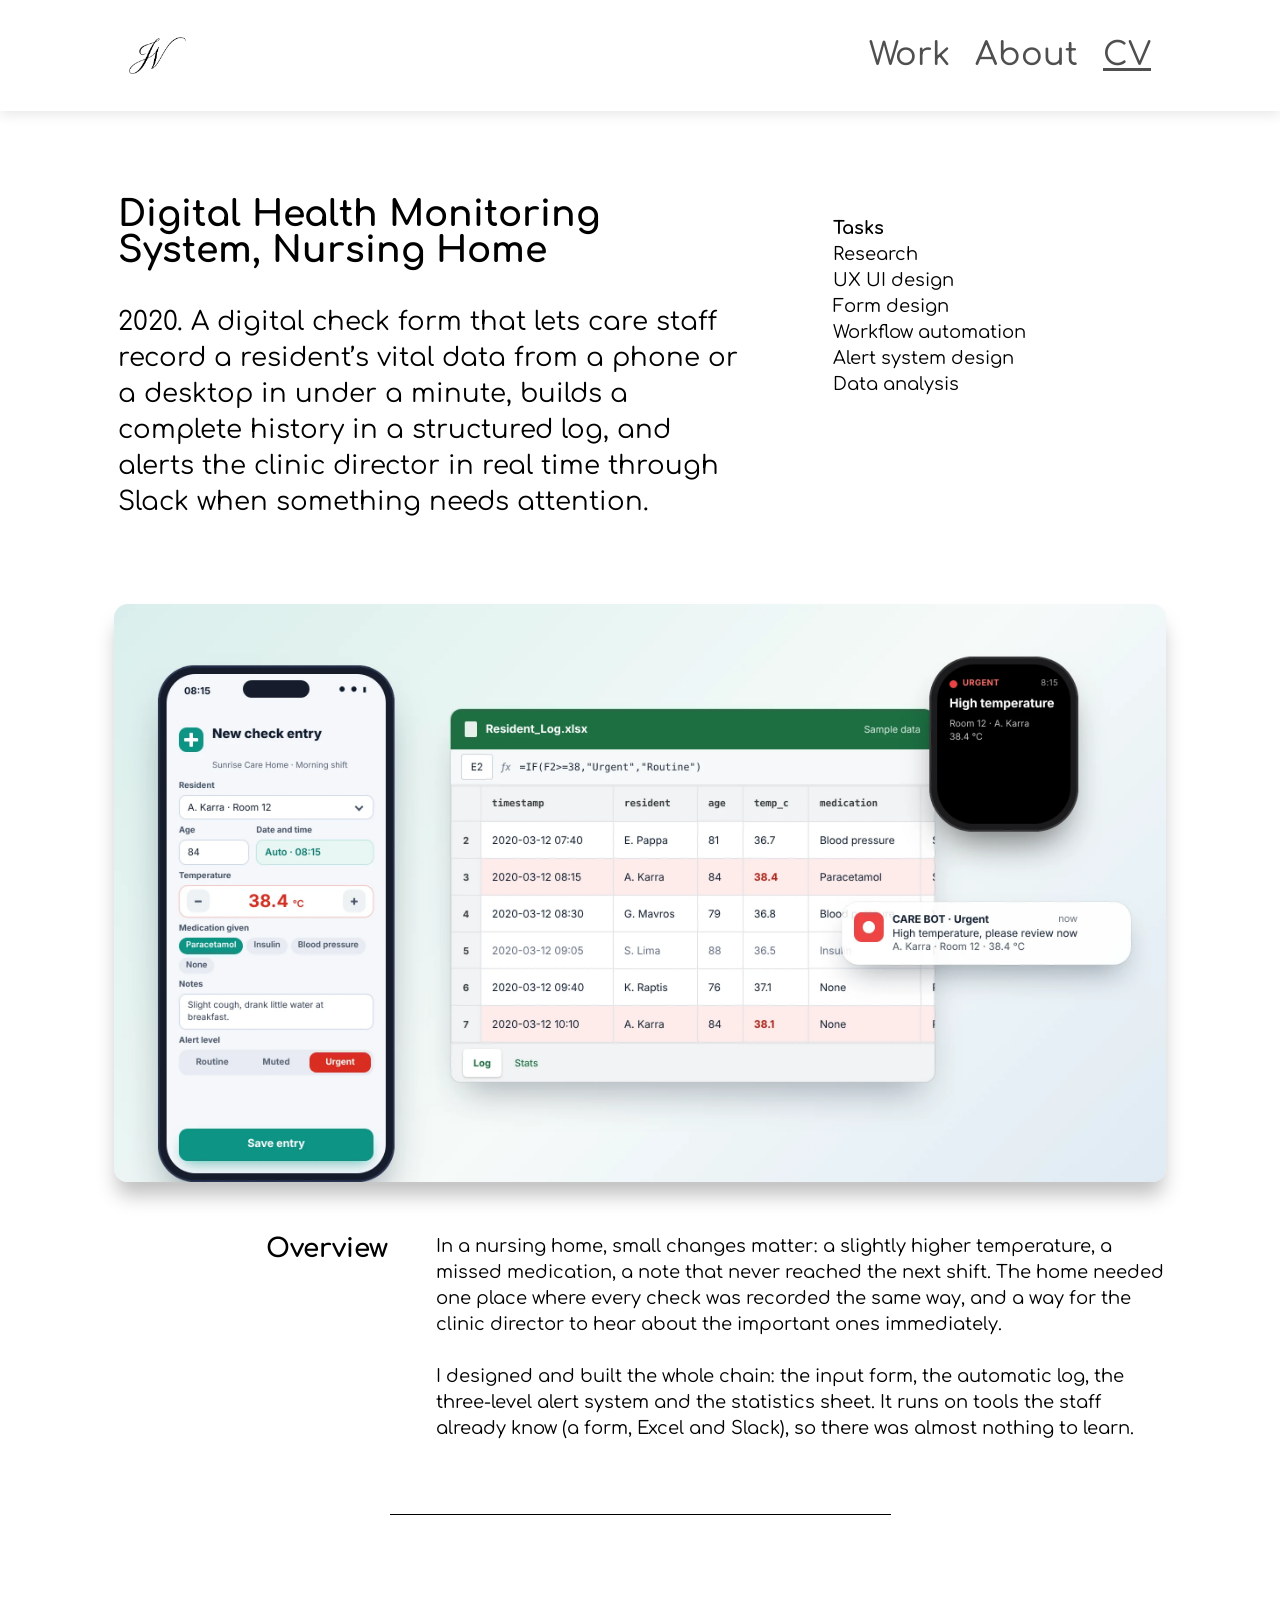
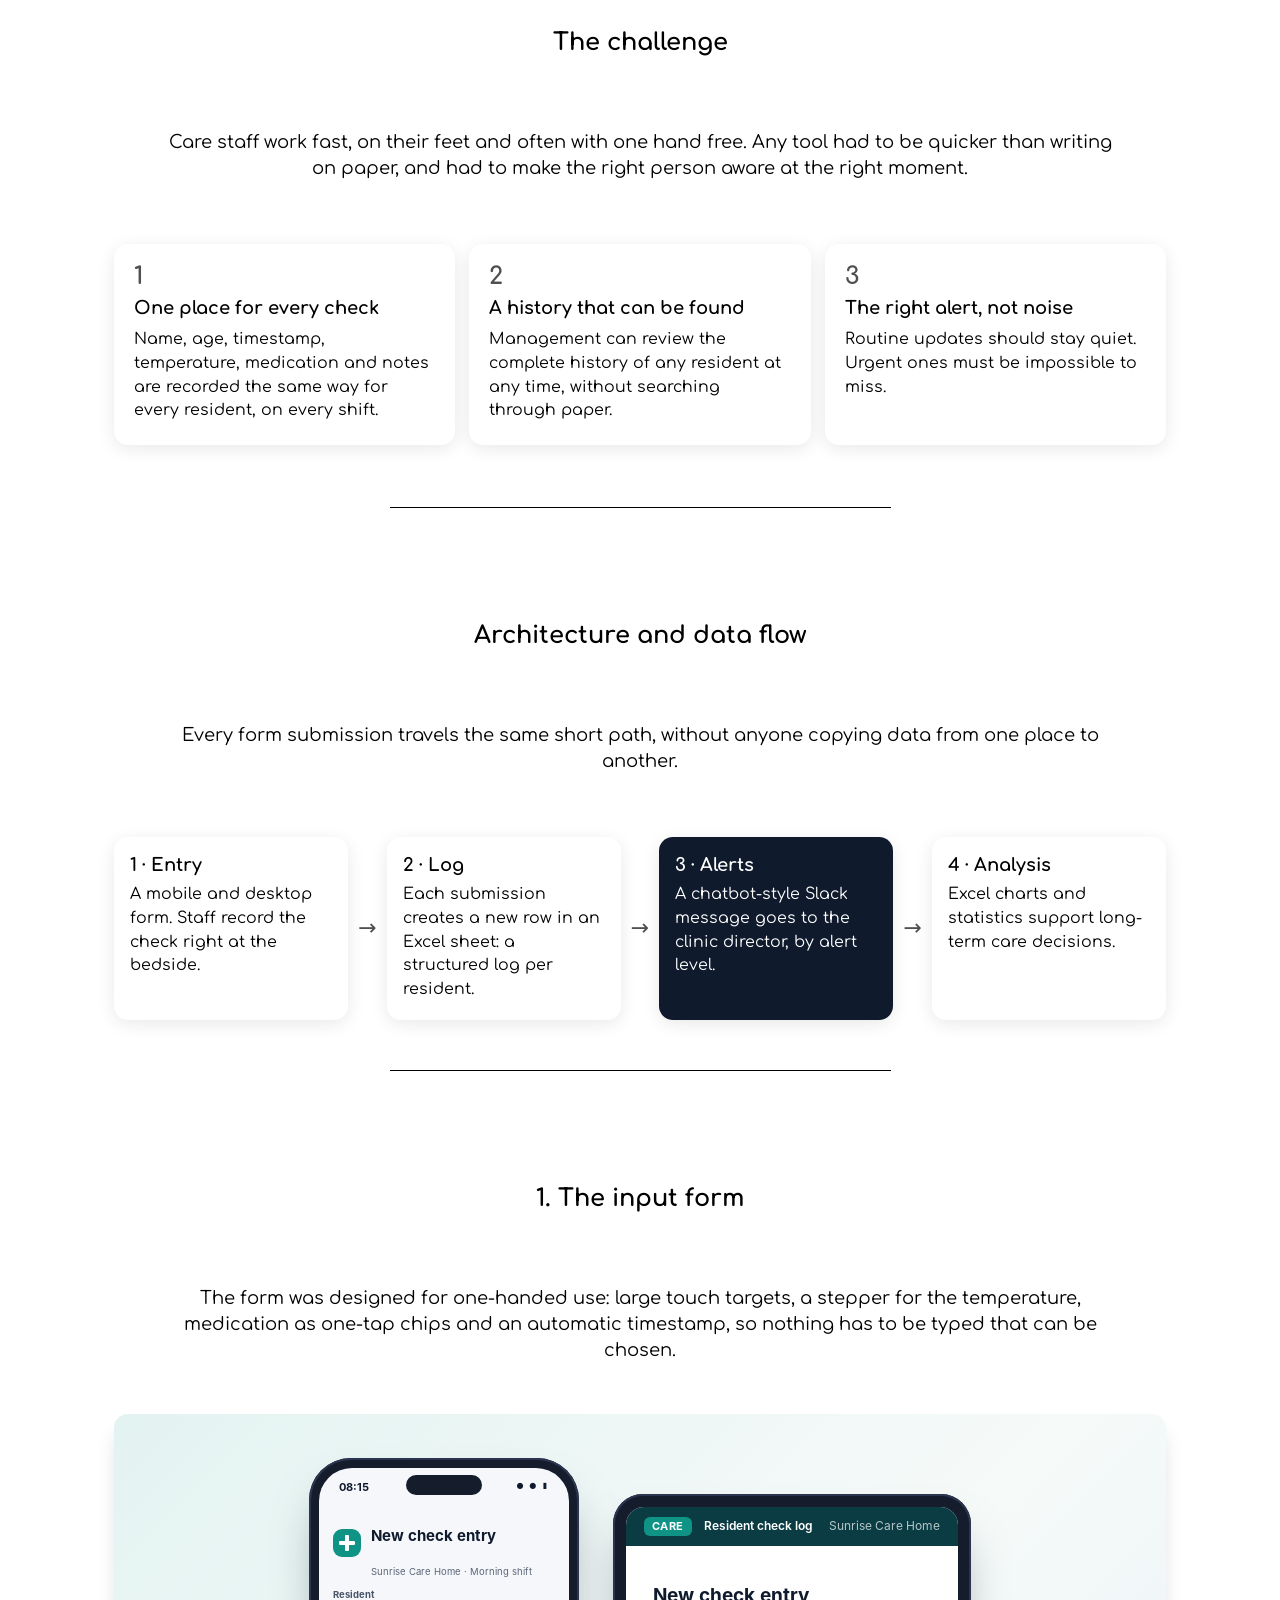
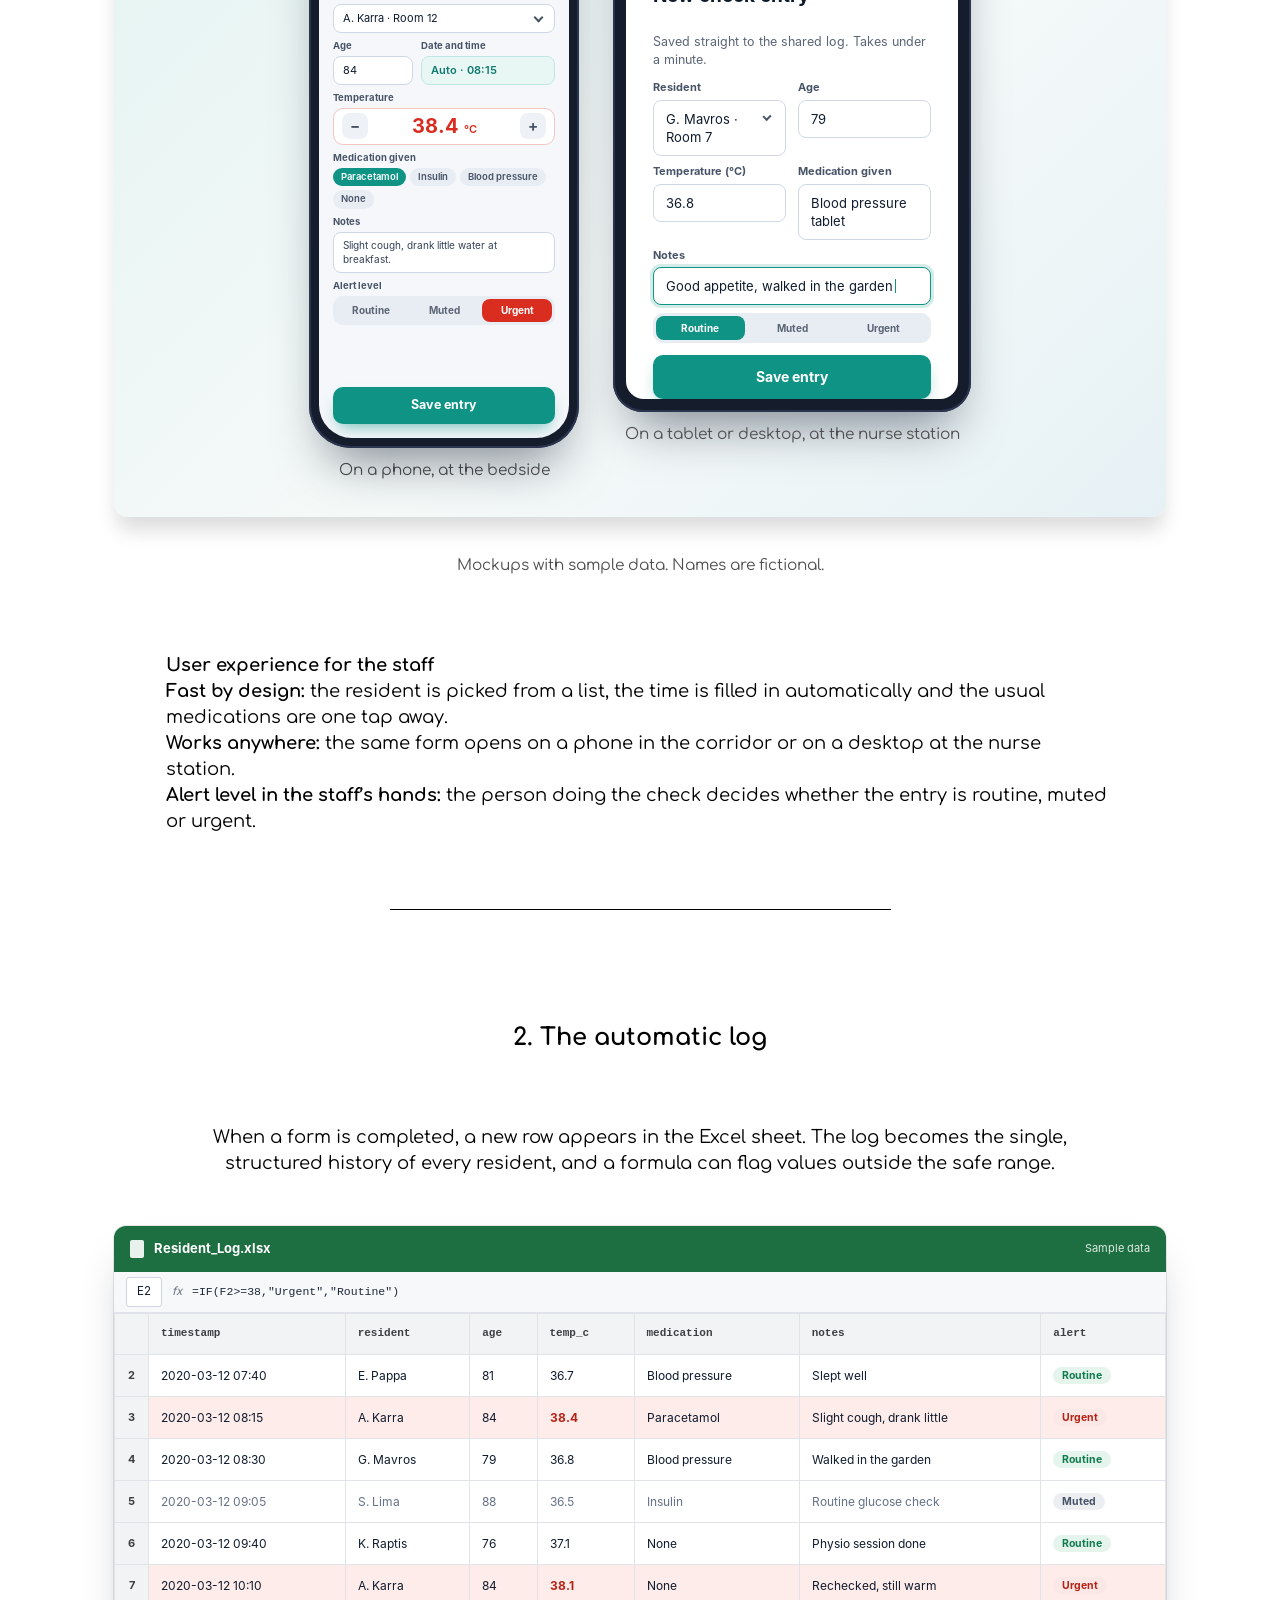
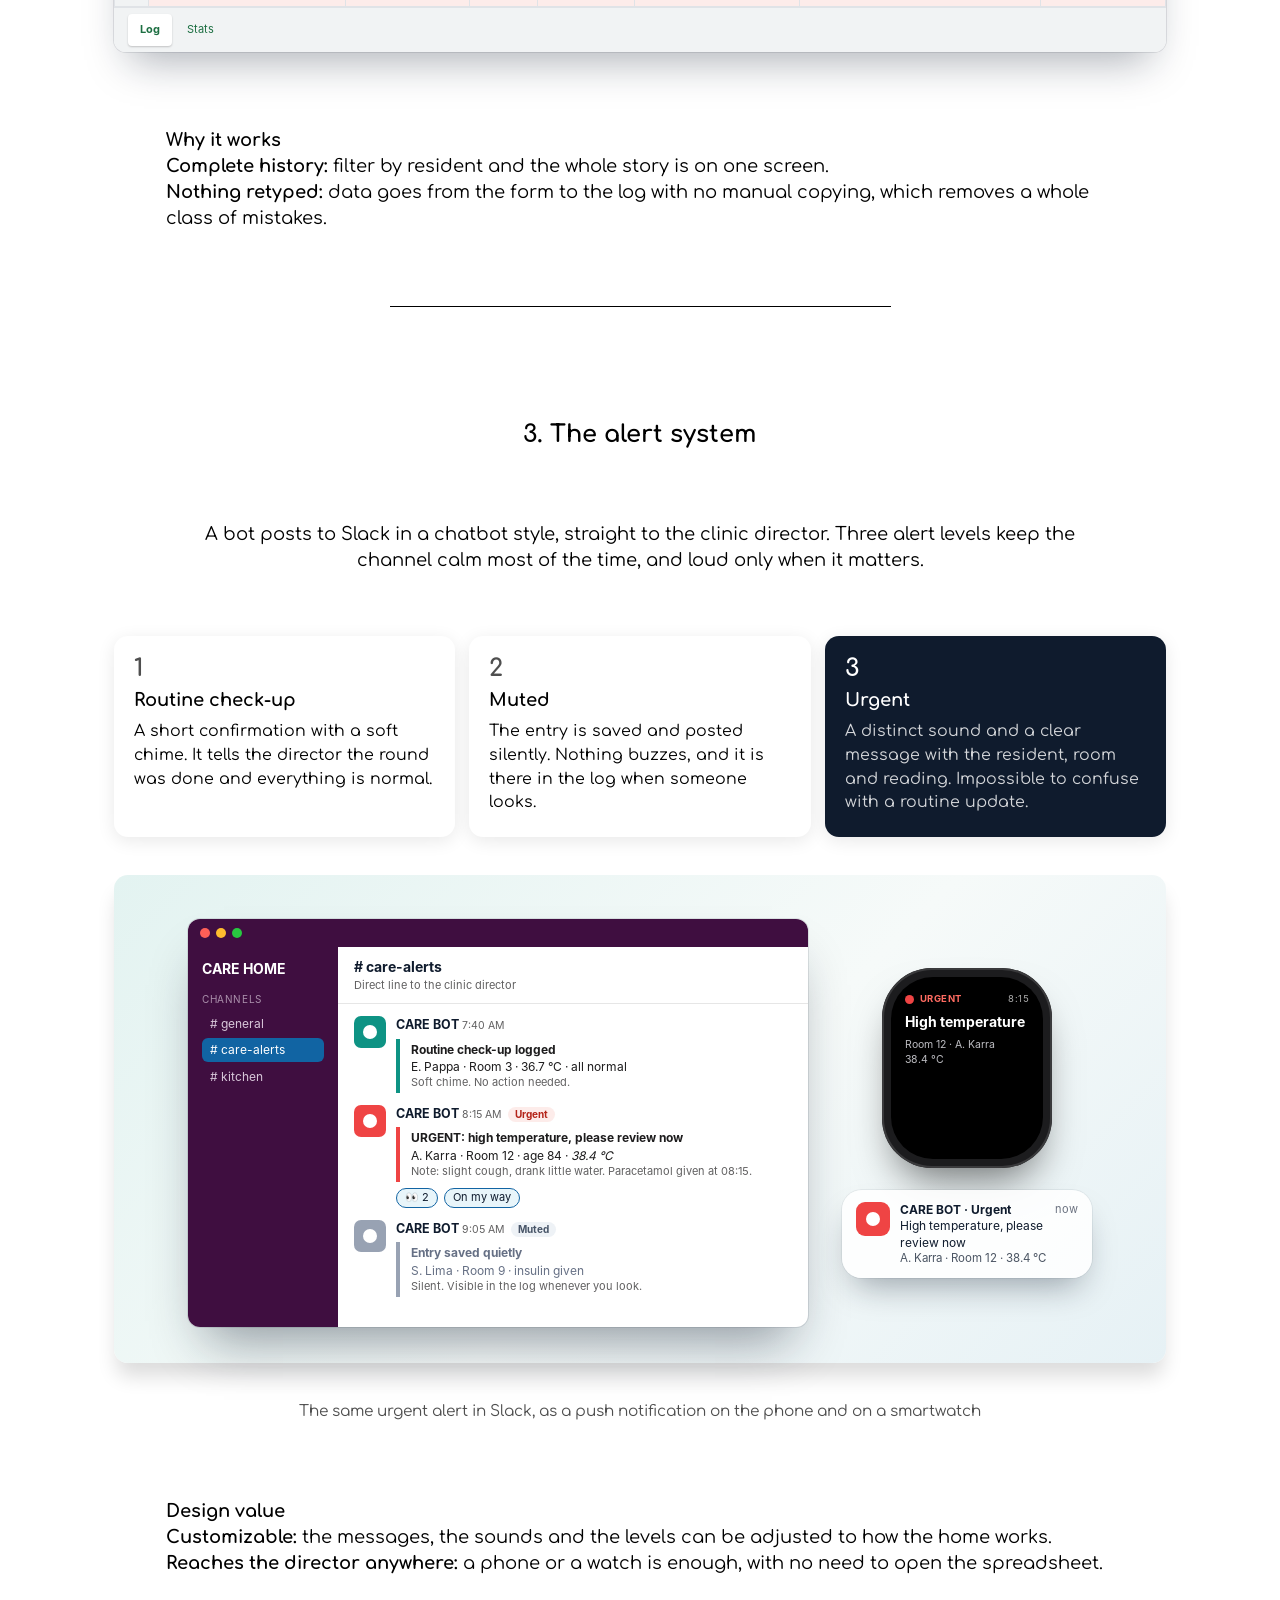
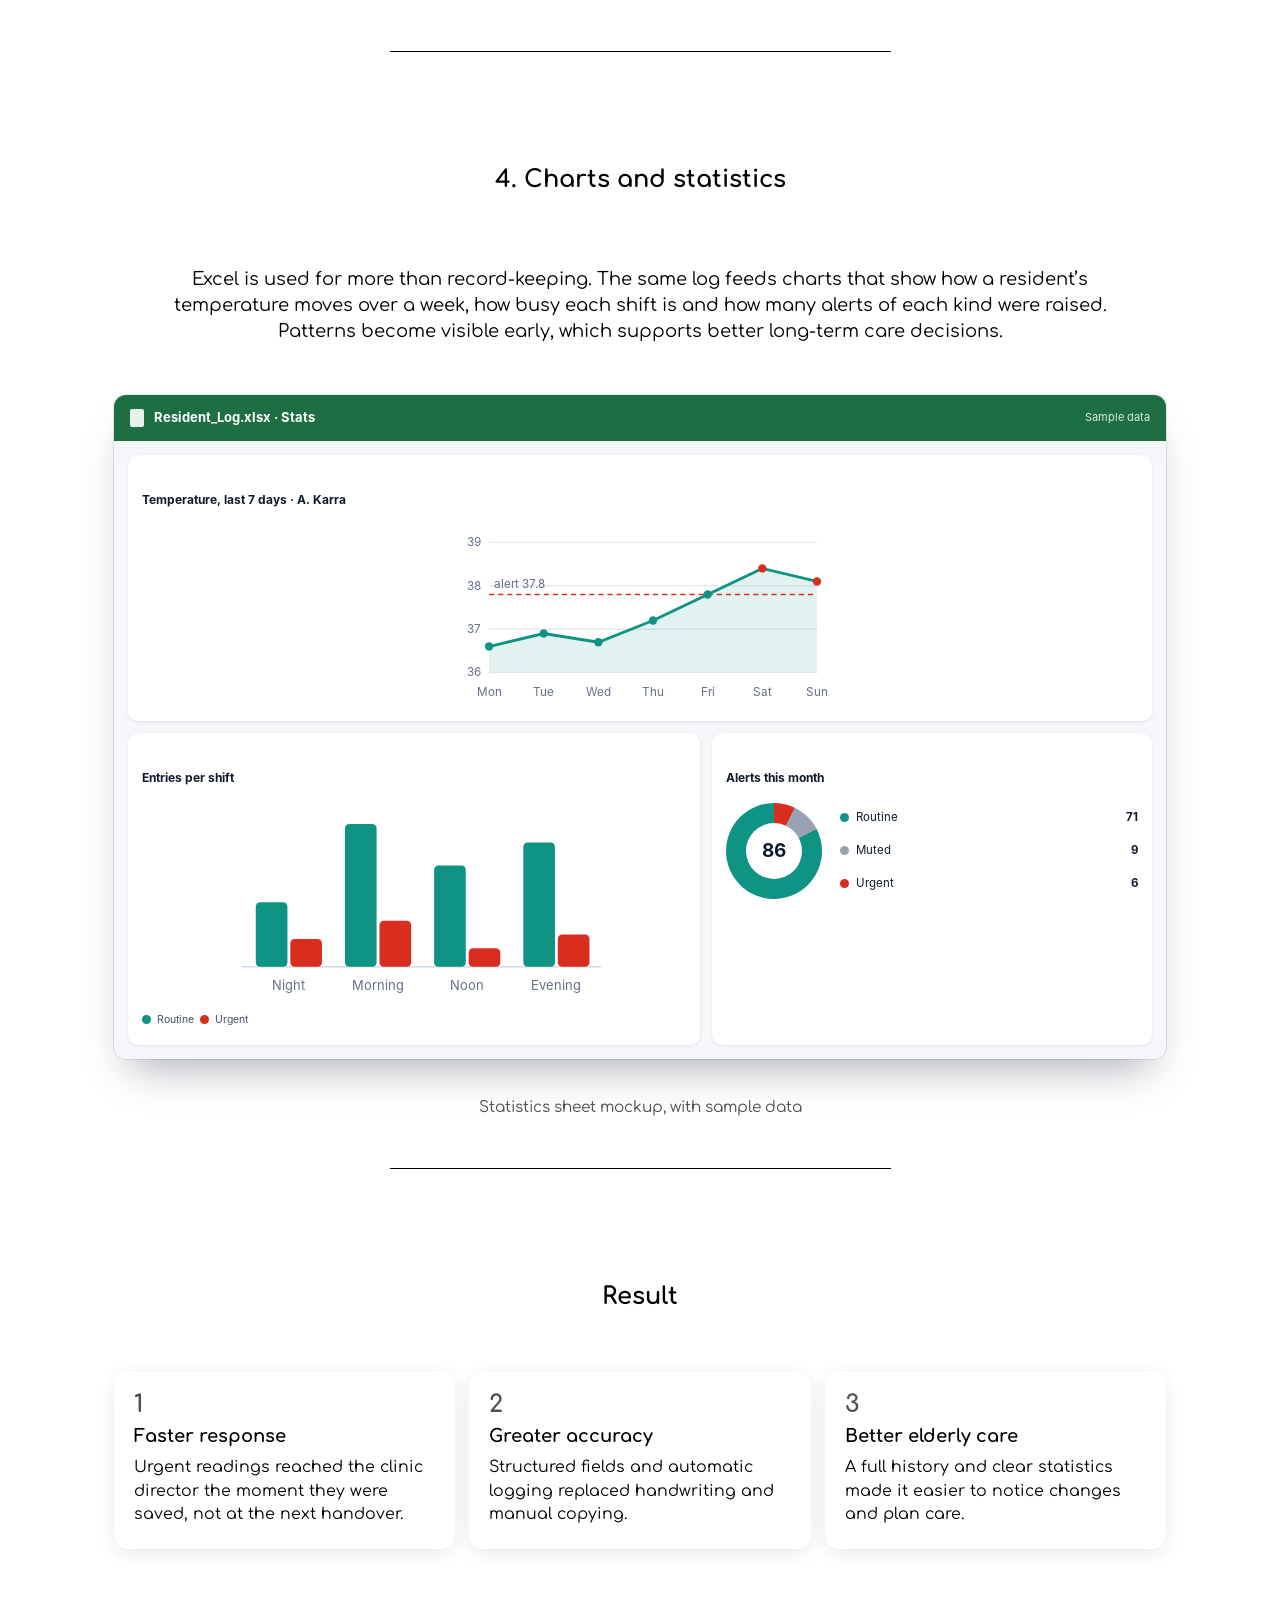
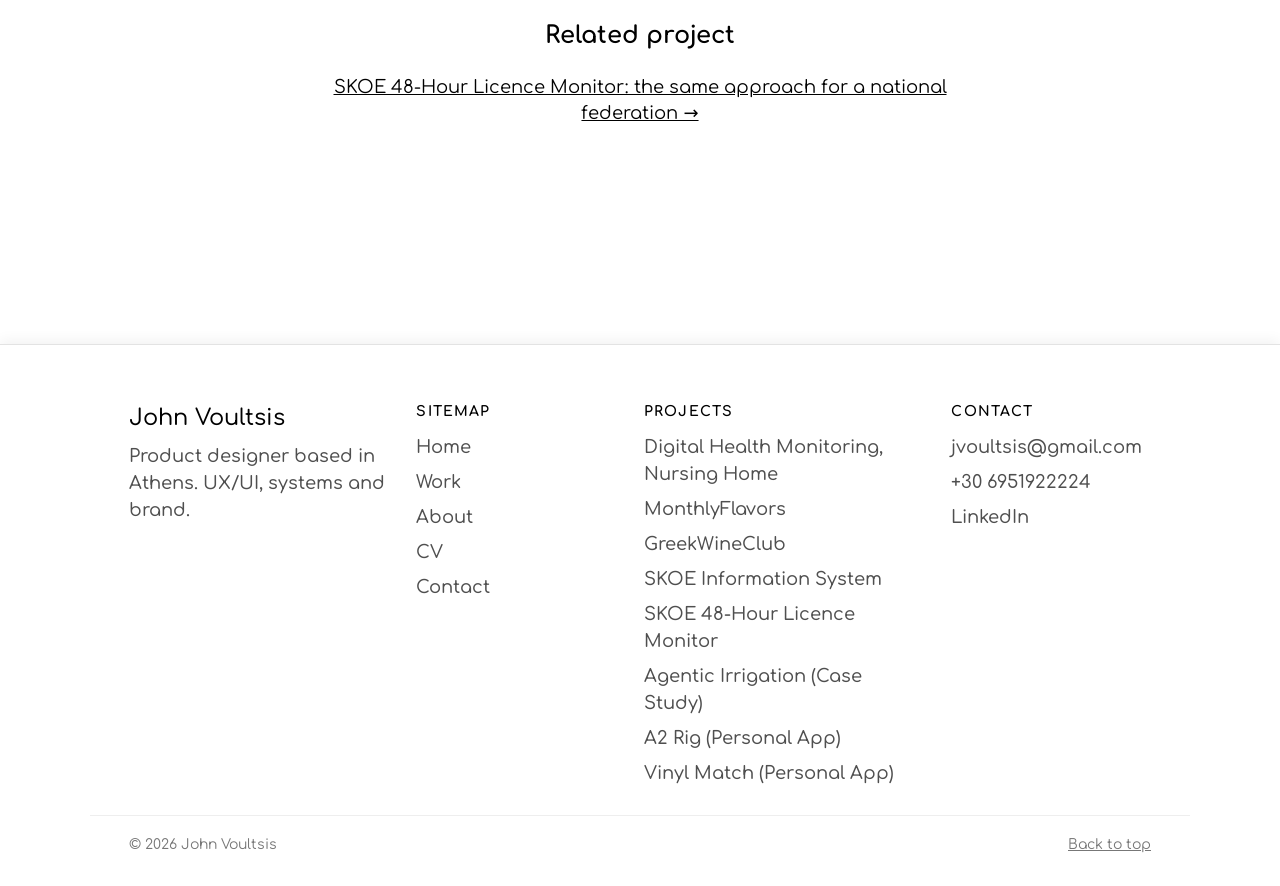
<file: nursing-home.html>
<!doctype html>
<html lang="en">
<head>
<meta charset="utf-8">
<meta name="viewport" content="width=device-width, initial-scale=1">
<title>Digital Health Monitoring System, Nursing Home — John Voultsis</title>
<meta name="description" content="A digital input form, an Excel log and real-time Slack alerts that helped a nursing home monitor elderly residents faster and more accurately (2020).">
<meta name="theme-color" content="#ffffff">
<meta property="og:type" content="website">
<meta property="og:title" content="Digital Health Monitoring System, Nursing Home — John Voultsis">
<meta property="og:description" content="A digital input form, an Excel log and real-time Slack alerts that helped a nursing home monitor elderly residents faster and more accurately (2020).">
<meta property="og:url" content="https://johnvoultsis.github.io/portfolio/nursing-home.html">
<meta property="og:site_name" content="John Voultsis">
<meta property="og:image" content="https://johnvoultsis.github.io/portfolio/images/og/nursing-home.jpg">
<meta property="og:image:width" content="1200">
<meta property="og:image:height" content="630">
<meta name="twitter:card" content="summary_large_image">
<link rel="preload" href="fonts/comfortaa-latin-500-normal.woff2" as="font" type="font/woff2" crossorigin>
<link rel="stylesheet" href="css/style.css">
<link rel="icon" href="data:,">
</head>
<body class="w-gwc" data-nav="work">
<a class="skip-link" href="#main">Skip to content</a>
<header class="site-header">
  <div class="site-header__inner">
    <a class="site-header__brand" href="index.html" aria-label="John Voultsis, home"><img src="images/jv-logo.webp" alt="John Voultsis" width="370" height="240"></a>
    <button class="nav-toggle" type="button" aria-expanded="false" aria-controls="site-nav" aria-label="Menu"><span></span><span></span><span></span></button>
    <nav id="site-nav" aria-label="Main">
      <a href="index.html#work" data-nav="work">Work</a>
      <a href="about.html" data-nav="about">About</a>
      <a class="cv" href="https://drive.google.com/file/d/1XTFdHeBiE6ABi1L90TjCSVqlWoXJlrY3/view?usp=sharing" target="_blank" rel="noopener">CV</a>
    </nav>
  </div>
</header>
<main id="main" class="page flow">

  <section class="project-info">
    <div class="project-info__about">
      <h1 class="project-info__title">Digital Health Monitoring System, Nursing Home</h1>
      <p class="project-info__lead">2020. A digital check form that lets care staff record a resident’s vital data from a phone or a desktop in under a minute, builds a complete history in a structured log, and alerts the clinic director in real time through Slack when something needs attention.</p>
    </div>
    <div class="project-info__tasks">
      <p class="b">Tasks</p>
      <ul>
        <li>Research</li>
        <li>UX UI design</li>
        <li>Form design</li>
        <li>Workflow automation</li>
        <li>Alert system design</li>
        <li>Data analysis</li>
      </ul>
    </div>
  </section>

  <div class="sk-hero"><img src="images/skoe/nursing-hero.webp" alt="Overview of the system: the check form on a phone, the Excel log and an urgent alert on a smartwatch" width="2400" height="1320"></div>

  <section class="overview overview--gwc" aria-labelledby="ov">
    <h2 class="overview__label" id="ov">Overview</h2>
    <div class="overview__text">
      <p>In a nursing home, small changes matter: a slightly higher temperature, a missed medication, a note that never reached the next shift. The home needed one place where every check was recorded the same way, and a way for the clinic director to hear about the important ones immediately.</p>
      <p>I designed and built the whole chain: the input form, the automatic log, the three-level alert system and the statistics sheet. It runs on tools the staff already know (a form, Excel and Slack), so there was almost nothing to learn.</p>
    </div>
  </section>

  <div class="rule rule--gap-sm" role="presentation"></div>
  <h2 class="section-title section-title--lg">The challenge</h2>
  <section class="copy copy--center"><p>Care staff work fast, on their feet and often with one hand free. Any tool had to be quicker than writing on paper, and had to make the right person aware at the right moment.</p></section>
  <div class="sk-cards sk-cards--3"><div class="sk-card"><span class="sk-card__num">1</span><h3>One place for every check</h3><p>Name, age, timestamp, temperature, medication and notes are recorded the same way for every resident, on every shift.</p></div><div class="sk-card"><span class="sk-card__num">2</span><h3>A history that can be found</h3><p>Management can review the complete history of any resident at any time, without searching through paper.</p></div><div class="sk-card"><span class="sk-card__num">3</span><h3>The right alert, not noise</h3><p>Routine updates should stay quiet. Urgent ones must be impossible to miss.</p></div></div>

  <div class="rule rule--gap-sm" role="presentation"></div>
  <h2 class="section-title section-title--lg">Architecture and data flow</h2>
  <section class="copy copy--center"><p>Every form submission travels the same short path, without anyone copying data from one place to another.</p></section>
  <div class="sk-arch">
    <div class="sk-node"><h3>1 · Entry</h3><p>A mobile and desktop form. Staff record the check right at the bedside.</p></div>
    <span class="sk-arrow" aria-hidden="true">→</span>
    <div class="sk-node"><h3>2 · Log</h3><p>Each submission creates a new row in an Excel sheet: a structured log per resident.</p></div>
    <span class="sk-arrow" aria-hidden="true">→</span>
    <div class="sk-node sk-node--dark"><h3>3 · Alerts</h3><p>A chatbot-style Slack message goes to the clinic director, by alert level.</p></div>
    <span class="sk-arrow" aria-hidden="true">→</span>
    <div class="sk-node"><h3>4 · Analysis</h3><p>Excel charts and statistics support long-term care decisions.</p></div>
  </div>

  <div class="rule rule--gap-sm" role="presentation"></div>
  <h2 class="section-title section-title--lg">1. The input form</h2>
  <section class="copy copy--center"><p>The form was designed for one-handed use: large touch targets, a stepper for the temperature, medication as one-tap chips and an automatic timestamp, so nothing has to be typed that can be chosen.</p></section>
  <div class="mk-stage nh-stage">
    <div class="mk-pair"><div class="mk-phone nh-phone" role="img" aria-label="Mockup on a phone: the resident check form with resident, temperature, medication, notes and alert level fields">
  <div class="mk-phone__screen" aria-hidden="true">
    <div class="mk-status"><b>08:15</b><span>● ● ▮</span></div>
    <div class="nh-head"><span class="nh-logo"></span><div><h4>New check entry</h4><small>Sunrise Care Home · Morning shift</small></div></div>
    <div class="nh-body">
      <div class="mk-field"><label>Resident</label><div class="mk-select nh-sel">A. Karra · Room 12<i></i></div></div>
      <div class="nh-two">
        <div class="mk-field"><label>Age</label><div class="mk-input">84</div></div>
        <div class="mk-field"><label>Date and time</label><div class="mk-input nh-auto">Auto · 08:15</div></div>
      </div>
      <div class="mk-field"><label>Temperature</label>
        <div class="nh-temp"><span>−</span><b>38.4 <small>°C</small></b><span>+</span></div></div>
      <div class="mk-field"><label>Medication given</label>
        <div class="nh-chips"><span class="on">Paracetamol</span><span>Insulin</span><span>Blood pressure</span><span>None</span></div></div>
      <div class="mk-field"><label>Notes</label><div class="mk-input nh-note">Slight cough, drank little water at breakfast.</div></div>
      <div class="mk-field"><label>Alert level</label>
        <div class="nh-seg"><span>Routine</span><span>Muted</span><span class="on urg">Urgent</span></div></div>
      <div class="mk-submit">Save entry</div>
    </div>
  </div>
</div><p class="mk-cap">On a phone, at the bedside</p></div>
    <div class="mk-pair"><div class="mk-tablet nh-tablet" role="img" aria-label="Mockup on a tablet: the wide version of the resident check form for the nurse station">
  <div class="mk-tablet__screen" aria-hidden="true">
    <div class="mk-bar nh-bar"><span class="mk-logo nh-logo2">CARE</span><span class="mk-bar__t">Resident check log</span><span class="mk-bar__r">Sunrise Care Home</span></div>
    <div class="mk-formbody">
      <h4>New check entry</h4>
      <p class="mk-sub">Saved straight to the shared log. Takes under a minute.</p>
      <div class="mk-row">
        <div class="mk-field"><label>Resident</label><div class="mk-select nh-sel">G. Mavros · Room 7<i></i></div></div>
        <div class="mk-field"><label>Age</label><div class="mk-input">79</div></div>
      </div>
      <div class="mk-row">
        <div class="mk-field"><label>Temperature (°C)</label><div class="mk-input">36.8</div></div>
        <div class="mk-field"><label>Medication given</label><div class="mk-input">Blood pressure tablet</div></div>
      </div>
      <div class="mk-field"><label>Notes</label><div class="mk-input mk-input--focus">Good appetite, walked in the garden<span class="mk-caret"></span></div></div>
      <div class="nh-seg nh-seg--wide"><span class="on rou">Routine</span><span>Muted</span><span>Urgent</span></div>
      <div class="mk-submit nh-submit">Save entry</div>
    </div>
  </div>
</div><p class="mk-cap">On a tablet or desktop, at the nurse station</p></div>
  </div>
  <p class="mk-cap">Mockups with sample data. Names are fictional.</p>
  <section class="copy">
    <p class="sp"><span class="b">User experience for the staff</span></p>
    <p><span class="b">Fast by design:</span> the resident is picked from a list, the time is filled in automatically and the usual medications are one tap away.</p>
    <p><span class="b">Works anywhere:</span> the same form opens on a phone in the corridor or on a desktop at the nurse station.</p>
    <p><span class="b">Alert level in the staff’s hands:</span> the person doing the check decides whether the entry is routine, muted or urgent.</p>
  </section>

  <div class="rule rule--gap-sm" role="presentation"></div>
  <h2 class="section-title section-title--lg">2. The automatic log</h2>
  <section class="copy copy--center"><p>When a form is completed, a new row appears in the Excel sheet. The log becomes the single, structured history of every resident, and a formula can flag values outside the safe range.</p></section>
  <div class="mk-sheet nh-xl" role="img" aria-label="Mockup of the Excel log: one row per check with timestamp, resident, age, temperature, medication, notes and alert level. Rows with a high temperature are highlighted in red">
  <div class="mk-sheet__in" aria-hidden="true">
    <div class="mk-sheet__top"><span class="mk-sheet__ic"></span><b>Resident_Log.xlsx</b><span>Sample data</span></div>
    <div class="nh-fx"><span>E2</span><i>fx</i><em>=IF(F2&gt;=38,"Urgent","Routine")</em></div>
    <div class="mk-sheet__scroll"><table><thead><tr><th></th><th>timestamp</th><th>resident</th><th>age</th><th>temp_c</th><th>medication</th><th>notes</th><th>alert</th></tr></thead><tbody><tr class=""><th>2</th><td>2020-03-12 07:40</td><td>E. Pappa</td><td>81</td><td>36.7</td><td>Blood pressure</td><td>Slept well</td><td><span class="c-green">Routine</span></td></tr><tr class="urg"><th>3</th><td>2020-03-12 08:15</td><td>A. Karra</td><td>84</td><td><b class="hot">38.4</b></td><td>Paracetamol</td><td>Slight cough, drank little</td><td><span class="c-red">Urgent</span></td></tr><tr class=""><th>4</th><td>2020-03-12 08:30</td><td>G. Mavros</td><td>79</td><td>36.8</td><td>Blood pressure</td><td>Walked in the garden</td><td><span class="c-green">Routine</span></td></tr><tr class="mut"><th>5</th><td>2020-03-12 09:05</td><td>S. Lima</td><td>88</td><td>36.5</td><td>Insulin</td><td>Routine glucose check</td><td><span class="c-grey">Muted</span></td></tr><tr class=""><th>6</th><td>2020-03-12 09:40</td><td>K. Raptis</td><td>76</td><td>37.1</td><td>None</td><td>Physio session done</td><td><span class="c-green">Routine</span></td></tr><tr class="urg"><th>7</th><td>2020-03-12 10:10</td><td>A. Karra</td><td>84</td><td><b class="hot">38.1</b></td><td>None</td><td>Rechecked, still warm</td><td><span class="c-red">Urgent</span></td></tr></tbody></table></div>
    <div class="mk-sheet__tab"><span>Log</span> <span class="nh-t2">Stats</span></div>
  </div>
</div>
  <section class="copy">
    <p class="sp"><span class="b">Why it works</span></p>
    <p><span class="b">Complete history:</span> filter by resident and the whole story is on one screen.</p>
    <p><span class="b">Nothing retyped:</span> data goes from the form to the log with no manual copying, which removes a whole class of mistakes.</p>
  </section>

  <div class="rule rule--gap-sm" role="presentation"></div>
  <h2 class="section-title section-title--lg">3. The alert system</h2>
  <section class="copy copy--center"><p>A bot posts to Slack in a chatbot style, straight to the clinic director. Three alert levels keep the channel calm most of the time, and loud only when it matters.</p></section>
  <div class="sk-cards sk-cards--3"><div class="sk-card"><span class="sk-card__num">1</span><h3>Routine check-up</h3><p>A short confirmation with a soft chime. It tells the director the round was done and everything is normal.</p></div><div class="sk-card"><span class="sk-card__num">2</span><h3>Muted</h3><p>The entry is saved and posted silently. Nothing buzzes, and it is there in the log when someone looks.</p></div><div class="sk-card sk-card--dark"><span class="sk-card__num">3</span><h3>Urgent</h3><p>A distinct sound and a clear message with the resident, room and reading. Impossible to confuse with a routine update.</p></div></div>
  <div class="mk-stage nh-stage">
    <div class="mk-slack nh-slack" role="img" aria-label="Mockup of a Slack window: a care-alerts channel with a routine check-up message, a muted message and an urgent alert for a resident with a high temperature">
  <div class="mk-slack__in" aria-hidden="true">
    <div class="mk-slack__top"><i></i><i></i><i></i></div>
    <div class="mk-slack__body">
      <aside><b>CARE HOME</b><span>Channels</span><ul><li># general</li><li class="on"># care-alerts</li><li># kitchen</li></ul></aside>
      <section>
        <header># care-alerts<small>Direct line to the clinic director</small></header>
        <div class="mk-msg"><span class="mk-avatar nh-av nh-av--g"></span><div><p class="mk-msg__h"><b>CARE BOT</b> <time>7:40 AM</time></p>
          <div class="mk-att mk-att--g"><p><b>Routine check-up logged</b></p><p>E. Pappa · Room 3 · 36.7 °C · all normal</p><p class="s">Soft chime. No action needed.</p></div></div></div>
        <div class="mk-msg"><span class="mk-avatar"></span><div><p class="mk-msg__h"><b>CARE BOT</b> <time>8:15 AM</time> <span class="nh-pill nh-pill--r">Urgent</span></p>
          <div class="mk-att"><p><b>URGENT: high temperature, please review now</b></p><p>A. Karra · Room 12 · age 84 · <i>38.4 °C</i></p><p class="s">Note: slight cough, drank little water. Paracetamol given at 08:15.</p></div><p class="mk-react"><span>👀 2</span><span>On my way</span></p></div></div>
        <div class="mk-msg"><span class="mk-avatar nh-av nh-av--m"></span><div><p class="mk-msg__h"><b>CARE BOT</b> <time>9:05 AM</time> <span class="nh-pill">Muted</span></p>
          <div class="mk-att mk-att--m"><p><b>Entry saved quietly</b></p><p>S. Lima · Room 9 · insulin given</p><p class="s">Silent. Visible in the log whenever you look.</p></div></div></div>
      </section>
    </div>
  </div>
</div>
    <div class="mk-alertcol"><div class="mk-watch" role="img" aria-label="Mockup of a smartwatch with an urgent alert: room 12, 38.4 degrees"><div class="mk-watch__screen" aria-hidden="true"><div class="mk-watch__t"><i></i>URGENT<time>8:15</time></div><b>High temperature</b><span>Room 12 · A. Karra<br>38.4 °C</span></div></div><div class="mk-banner" role="img" aria-label="Mockup of a phone notification from Slack: urgent alert, high temperature in room 12"><div aria-hidden="true"><span class="mk-banner__ic"></span><div><p><b>CARE BOT · Urgent</b><time>now</time></p><p>High temperature, please review now</p><p class="s">A. Karra · Room 12 · 38.4 °C</p></div></div></div></div>
  </div>
  <p class="mk-cap">The same urgent alert in Slack, as a push notification on the phone and on a smartwatch</p>
  <section class="copy">
    <p class="sp"><span class="b">Design value</span></p>
    <p><span class="b">Customizable:</span> the messages, the sounds and the levels can be adjusted to how the home works.</p>
    <p><span class="b">Reaches the director anywhere:</span> a phone or a watch is enough, with no need to open the spreadsheet.</p>
  </section>

  <div class="rule rule--gap-sm" role="presentation"></div>
  <h2 class="section-title section-title--lg">4. Charts and statistics</h2>
  <section class="copy copy--center"><p>Excel is used for more than record-keeping. The same log feeds charts that show how a resident’s temperature moves over a week, how busy each shift is and how many alerts of each kind were raised. Patterns become visible early, which supports better long-term care decisions.</p></section>
  <div class="nh-charts" role="img" aria-label="Mockup of the Excel statistics sheet: a seven-day temperature line chart for one resident crossing the 37.8 degree alert line, bar chart of entries per shift split into routine and urgent, and a donut chart of alert types">
  <div class="nh-charts__in" aria-hidden="true">
    <div class="mk-sheet__top"><span class="mk-sheet__ic"></span><b>Resident_Log.xlsx · Stats</b><span>Sample data</span></div>
    <div class="nh-grid">
      <div class="nh-panel nh-panel--wide"><h5>Temperature, last 7 days · A. Karra</h5>
        <svg viewBox="0 0 300 146" width="100%" role="presentation"><text x="28" y="121.0" text-anchor="end">36</text><line x1="34" x2="286" y1="118.0" y2="118.0" stroke="#e6ebf0"/><text x="28" y="87.7" text-anchor="end">37</text><line x1="34" x2="286" y1="84.7" y2="84.7" stroke="#e6ebf0"/><text x="28" y="54.3" text-anchor="end">38</text><line x1="34" x2="286" y1="51.3" y2="51.3" stroke="#e6ebf0"/><text x="28" y="21.0" text-anchor="end">39</text><line x1="34" x2="286" y1="18.0" y2="18.0" stroke="#e6ebf0"/><polygon points="34,118 34.0,98.0 76.0,88.0 118.0,94.7 160.0,78.0 202.0,58.0 244.0,38.0 286.0,48.0 286,118" fill="rgba(14,147,132,.12)"/><line x1="34" x2="286" y1="58.0" y2="58.0" stroke="#d92d20" stroke-dasharray="4 3"/><text x="38" y="53.0" fill="#d92d20">alert 37.8</text><polyline points="34.0,98.0 76.0,88.0 118.0,94.7 160.0,78.0 202.0,58.0 244.0,38.0 286.0,48.0" fill="none" stroke="#0e9384" stroke-width="2.2"/><circle cx="34.0" cy="98.0" r="3.2" fill="#0e9384"/><circle cx="76.0" cy="88.0" r="3.2" fill="#0e9384"/><circle cx="118.0" cy="94.7" r="3.2" fill="#0e9384"/><circle cx="160.0" cy="78.0" r="3.2" fill="#0e9384"/><circle cx="202.0" cy="58.0" r="3.2" fill="#0e9384"/><circle cx="244.0" cy="38.0" r="3.2" fill="#d92d20"/><circle cx="286.0" cy="48.0" r="3.2" fill="#d92d20"/><text x="34.0" y="136" text-anchor="middle">Mon</text><text x="76.0" y="136" text-anchor="middle">Tue</text><text x="118.0" y="136" text-anchor="middle">Wed</text><text x="160.0" y="136" text-anchor="middle">Thu</text><text x="202.0" y="136" text-anchor="middle">Fri</text><text x="244.0" y="136" text-anchor="middle">Sat</text><text x="286.0" y="136" text-anchor="middle">Sun</text></svg></div>
      <div class="nh-panel"><h5>Entries per shift</h5>
        <svg viewBox="0 0 280 146" width="100%" role="presentation"><line x1="20" x2="270" y1="118" y2="118" stroke="#cfd8e6"/><rect x="30" y="73.19999999999999" width="22" height="44.800000000000004" rx="3" fill="#0e9384"/><rect x="54" y="98.8" width="22" height="19.200000000000003" rx="3" fill="#d92d20"/><text x="53" y="134" text-anchor="middle">Night</text><rect x="92" y="18.799999999999997" width="22" height="99.2" rx="3" fill="#0e9384"/><rect x="116" y="86.0" width="22" height="32.0" rx="3" fill="#d92d20"/><text x="115" y="134" text-anchor="middle">Morning</text><rect x="154" y="47.599999999999994" width="22" height="70.4" rx="3" fill="#0e9384"/><rect x="178" y="105.2" width="22" height="12.8" rx="3" fill="#d92d20"/><text x="177" y="134" text-anchor="middle">Noon</text><rect x="216" y="31.599999999999994" width="22" height="86.4" rx="3" fill="#0e9384"/><rect x="240" y="95.6" width="22" height="22.400000000000002" rx="3" fill="#d92d20"/><text x="239" y="134" text-anchor="middle">Evening</text></svg>
        <p class="nh-key"><i class="g"></i>Routine <i class="r"></i>Urgent</p></div>
      <div class="nh-panel"><h5>Alerts this month</h5>
        <div class="nh-don"><div class="nh-donut"><span>86</span></div>
          <ul><li><i class="g"></i>Routine<b>71</b></li><li><i class="m"></i>Muted<b>9</b></li><li><i class="r"></i>Urgent<b>6</b></li></ul></div></div>
    </div>
  </div>
</div>
  <p class="mk-cap">Statistics sheet mockup, with sample data</p>

  <div class="rule rule--gap-sm" role="presentation"></div>
  <h2 class="section-title section-title--lg">Result</h2>
  <div class="sk-cards sk-cards--3"><div class="sk-card"><span class="sk-card__num">1</span><h3>Faster response</h3><p>Urgent readings reached the clinic director the moment they were saved, not at the next handover.</p></div><div class="sk-card"><span class="sk-card__num">2</span><h3>Greater accuracy</h3><p>Structured fields and automatic logging replaced handwriting and manual copying.</p></div><div class="sk-card"><span class="sk-card__num">3</span><h3>Better elderly care</h3><p>A full history and clear statistics made it easier to notice changes and plan care.</p></div></div>

  <section class="copy copy--center" style="padding:36px clamp(18px,19.8vw,203px) 140px">
    <h3>Related project</h3>
    <p class="sp"><a class="u" href="skoe-monitor.html">SKOE 48-Hour Licence Monitor: the same approach for a national federation →</a></p>
  </section>

</main>
<footer class="site-footer">
  <div class="site-footer__inner">
    <div class="site-footer__brand">
      <b>John Voultsis</b>
      <p>Product designer based in Athens. UX/UI, systems and brand.</p>
    </div>
    <nav aria-label="Sitemap: pages">
      <h2>Sitemap</h2>
      <ul>
        <li><a href="index.html">Home</a></li>
        <li><a href="index.html#work">Work</a></li>
        <li><a href="about.html">About</a></li>
        <li><a href="https://drive.google.com/file/d/1XTFdHeBiE6ABi1L90TjCSVqlWoXJlrY3/view?usp=sharing" target="_blank" rel="noopener">CV</a></li>
        <li><a href="index.html#contact">Contact</a></li>
      </ul>
    </nav>
    <nav aria-label="Sitemap: projects">
      <h2>Projects</h2>
      <ul>
        <li><a href="nursing-home.html">Digital Health Monitoring, Nursing Home</a></li>
        <li><a href="monthlyflavors.html">MonthlyFlavors</a></li>
        <li><a href="greekwineclub.html">GreekWineClub</a></li>
        <li><a href="skoe.html">SKOE Information System</a></li>
        <li><a href="skoe-monitor.html">SKOE 48-Hour Licence Monitor</a></li>
        <li><a href="agentic-irrigation.html">Agentic Irrigation (Case Study)</a></li>
        <li><a href="a2-rig.html">A2 Rig (Personal App)</a></li>
        <li><a href="vinyl-match.html">Vinyl Match (Personal App)</a></li>
      </ul>
    </nav>
    <div id="contact">
      <h2>Contact</h2>
      <ul>
        <li><a href="mailto:jvoultsis@gmail.com">jvoultsis@gmail.com</a></li>
        <li><a href="tel:+306951922224">+30 6951922224</a></li>
        <li><a href="https://www.linkedin.com/in/johnvoultsis/" target="_blank" rel="noopener">LinkedIn</a></li>
      </ul>
    </div>
  </div>
  <div class="site-footer__legal"><span>© 2026 John Voultsis</span><a href="#main">Back to top</a></div>
</footer>
<script src="js/main.js" defer></script>
</body>
</html>
</file>
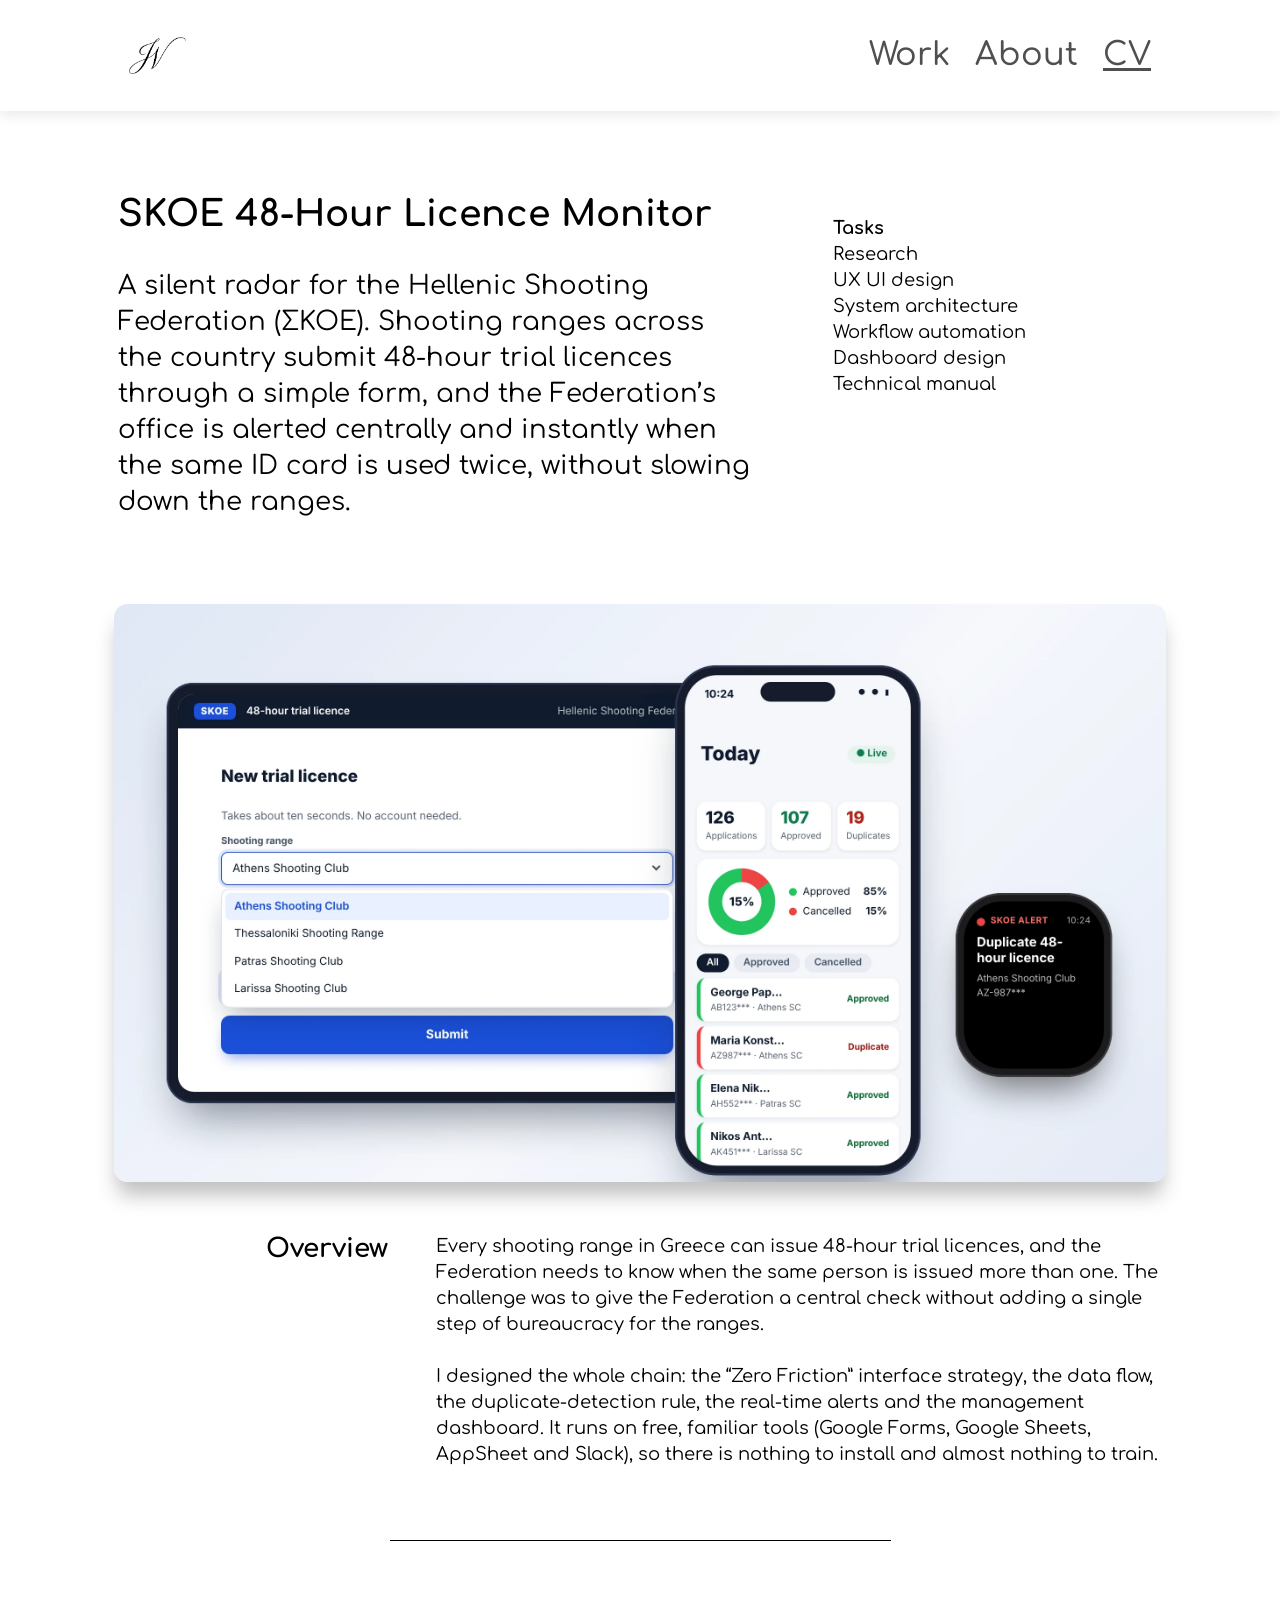
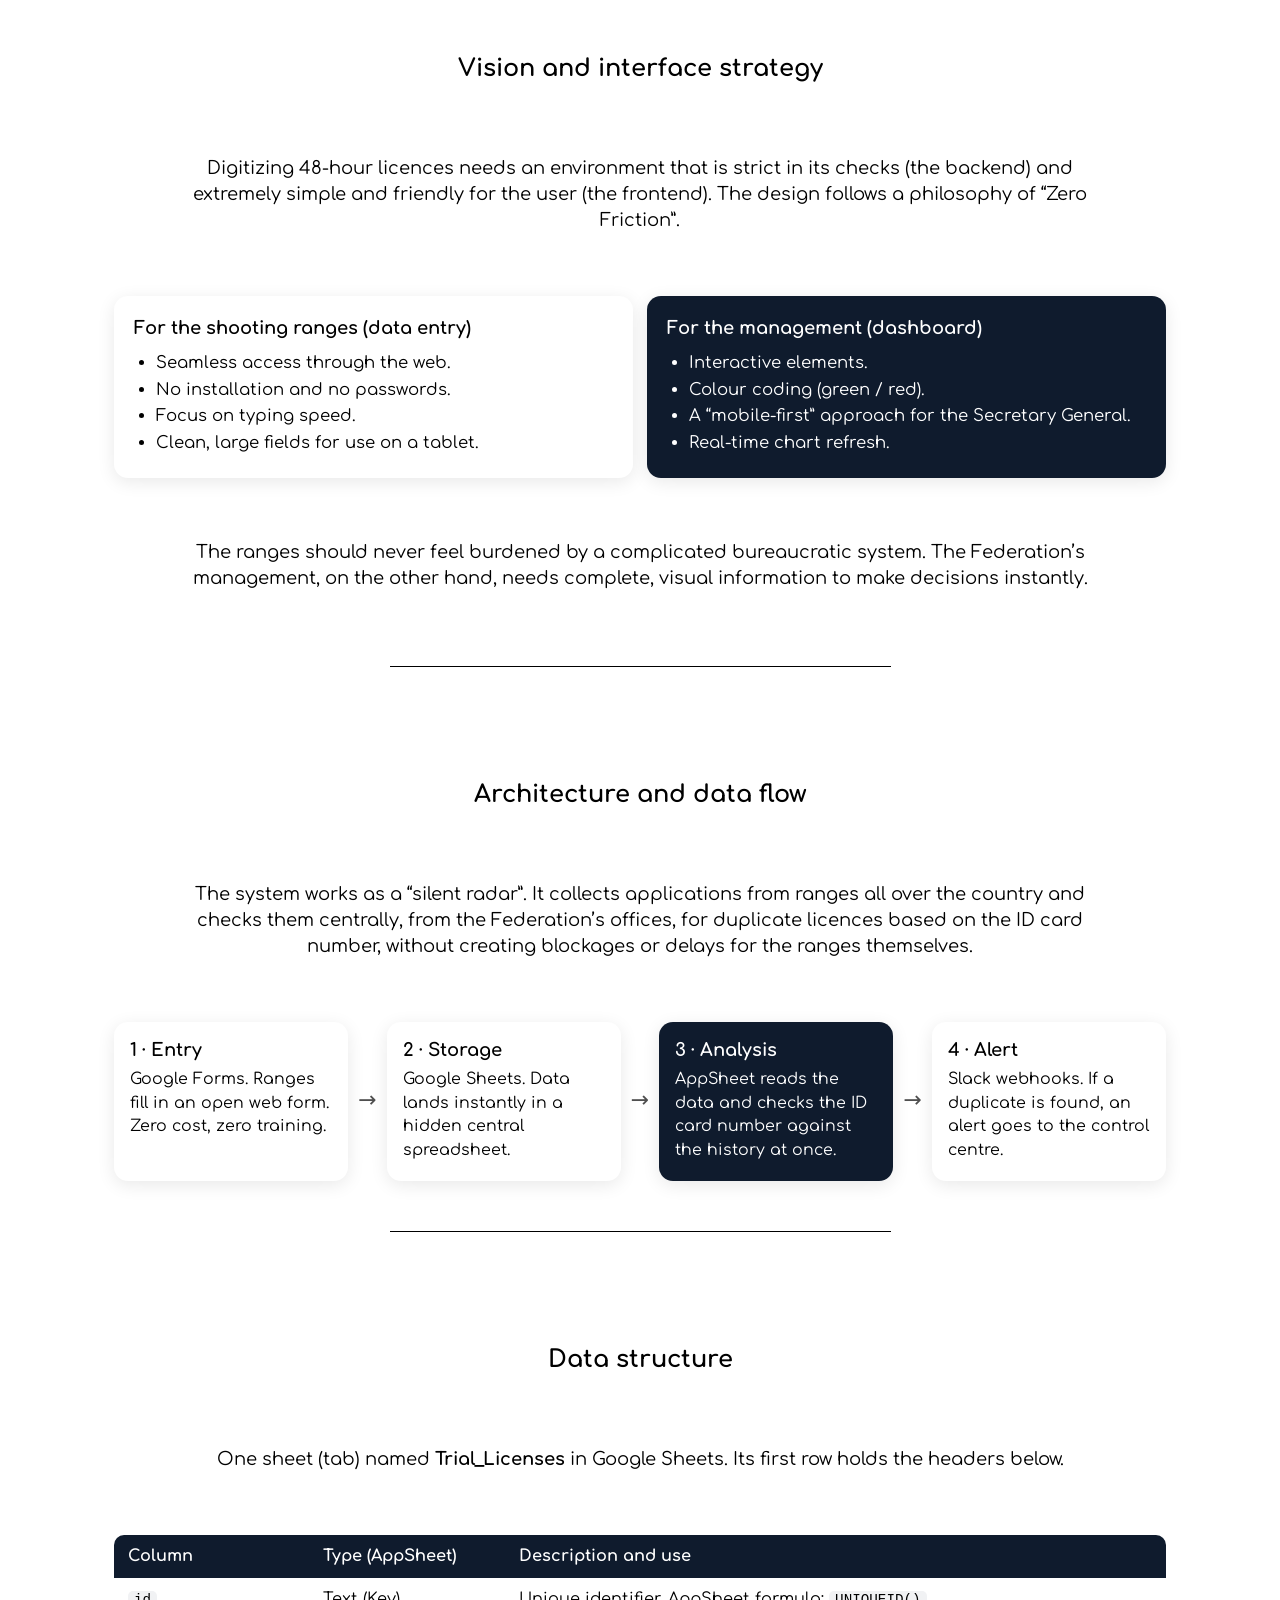
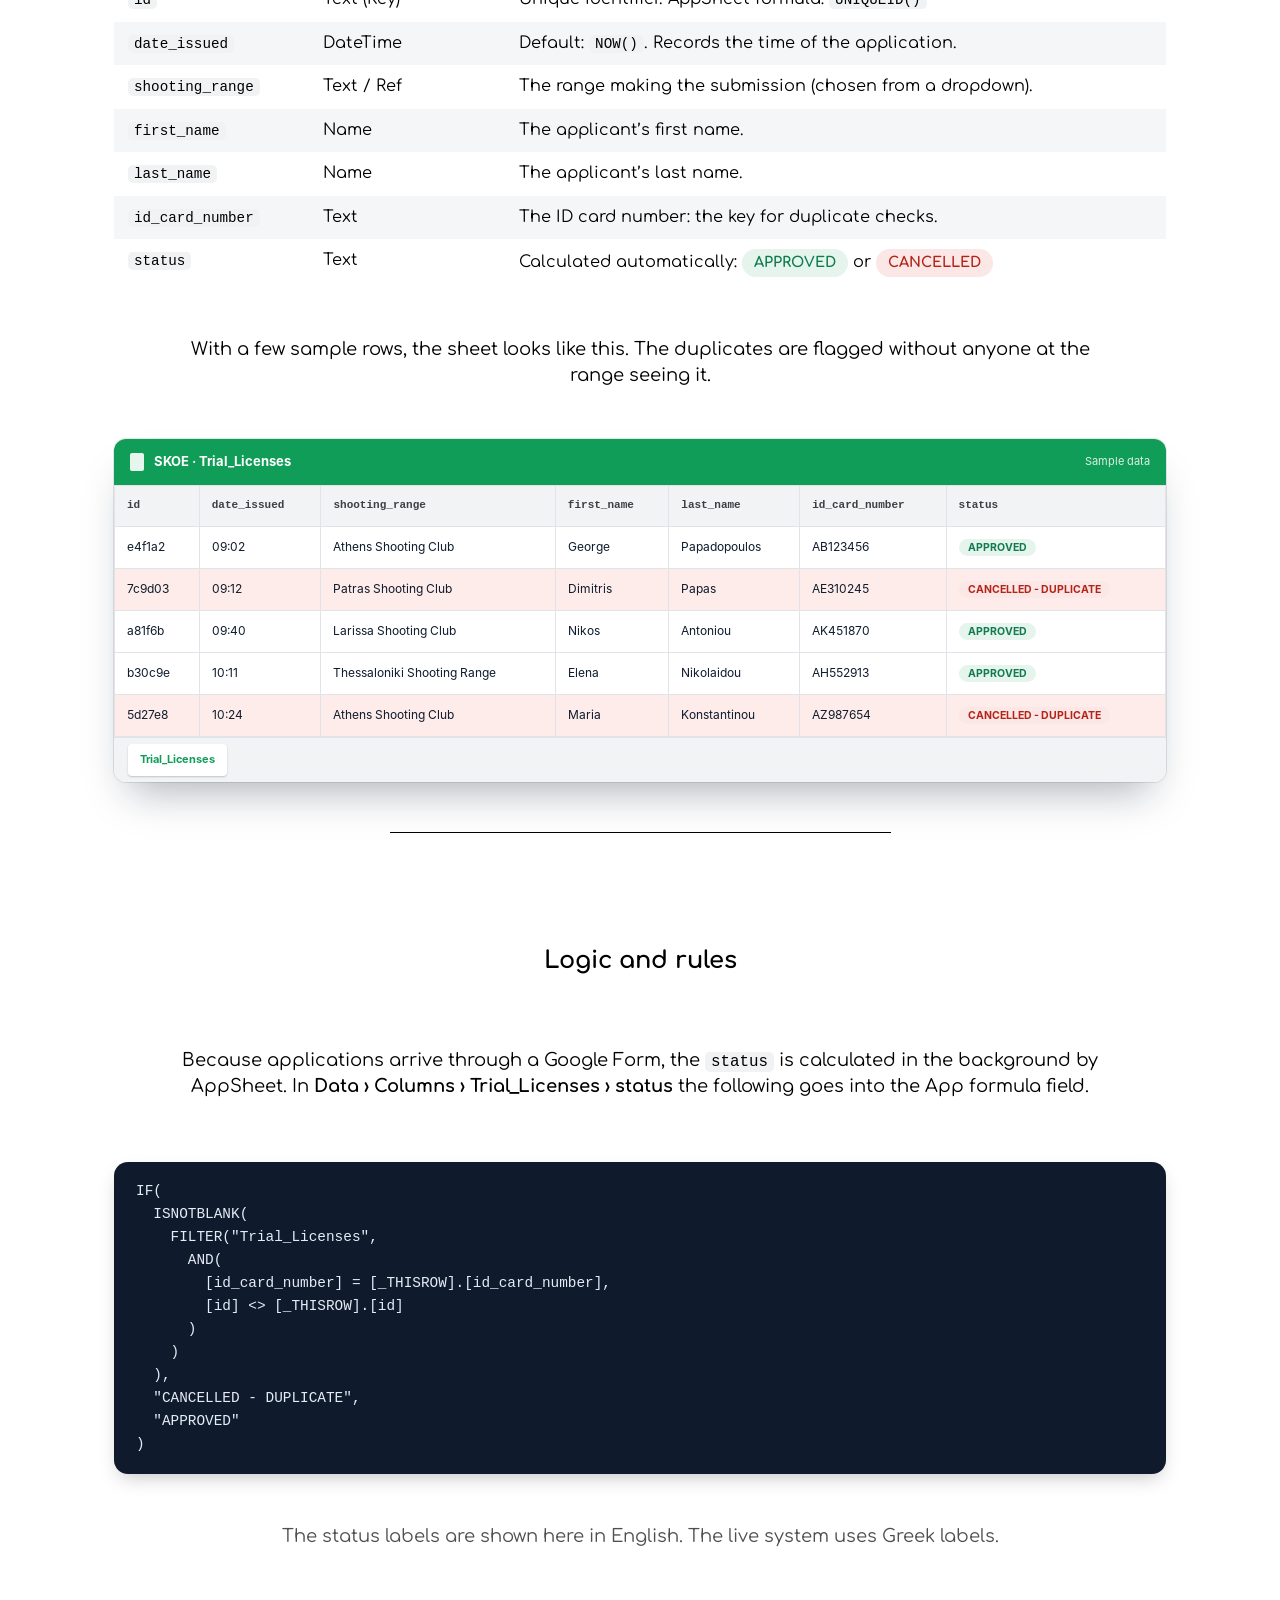
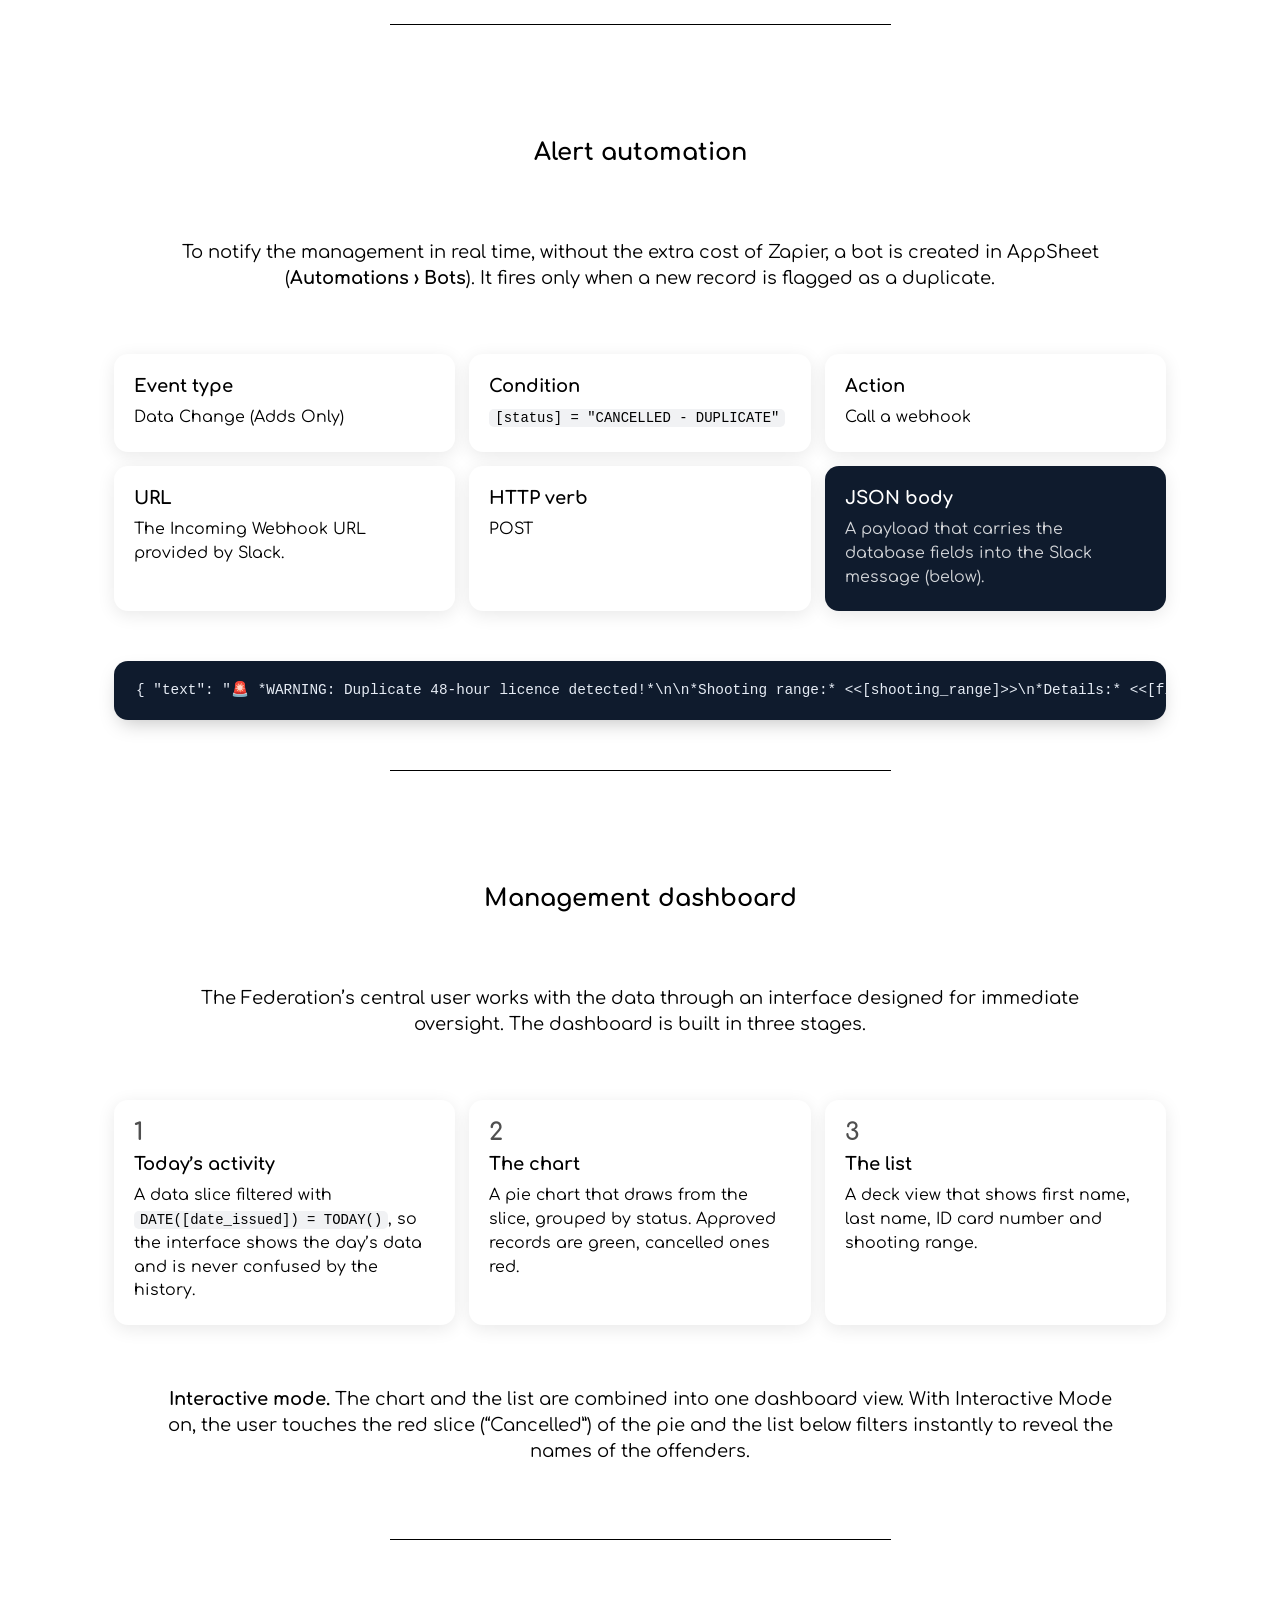
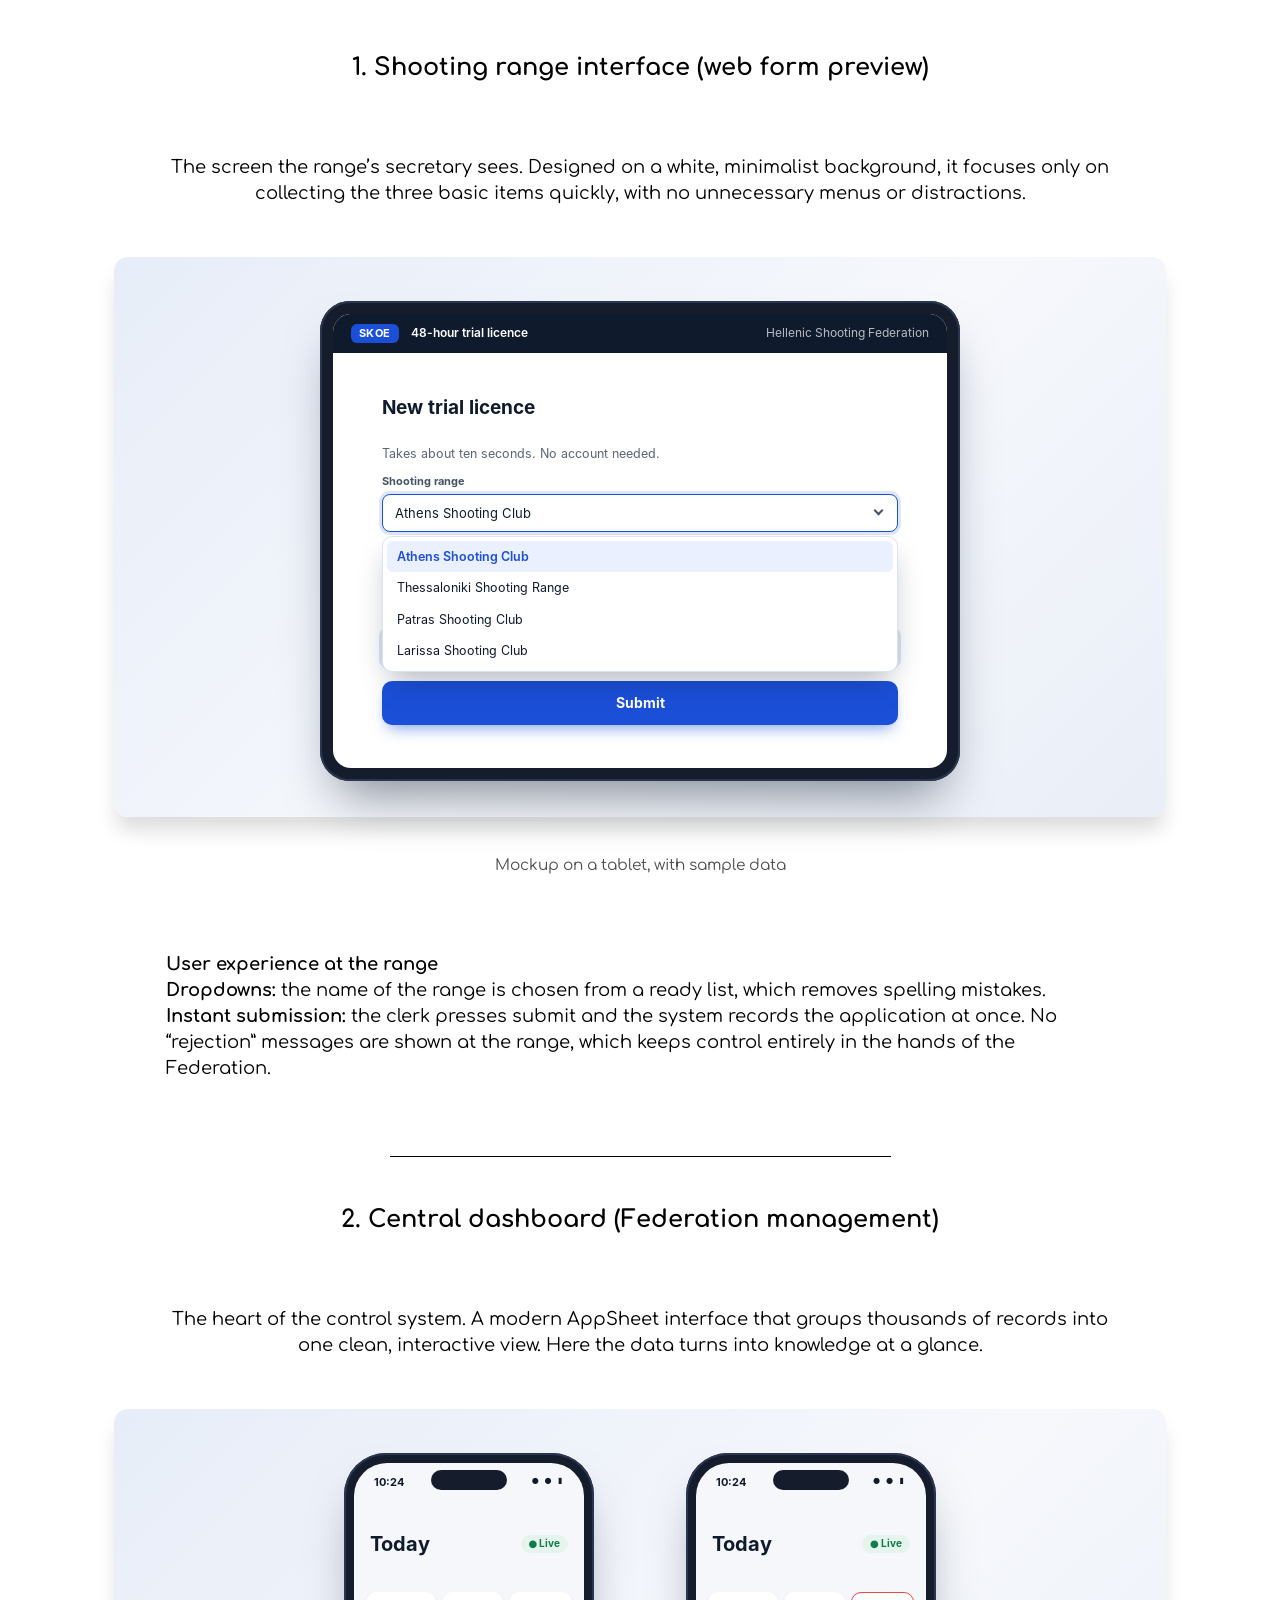
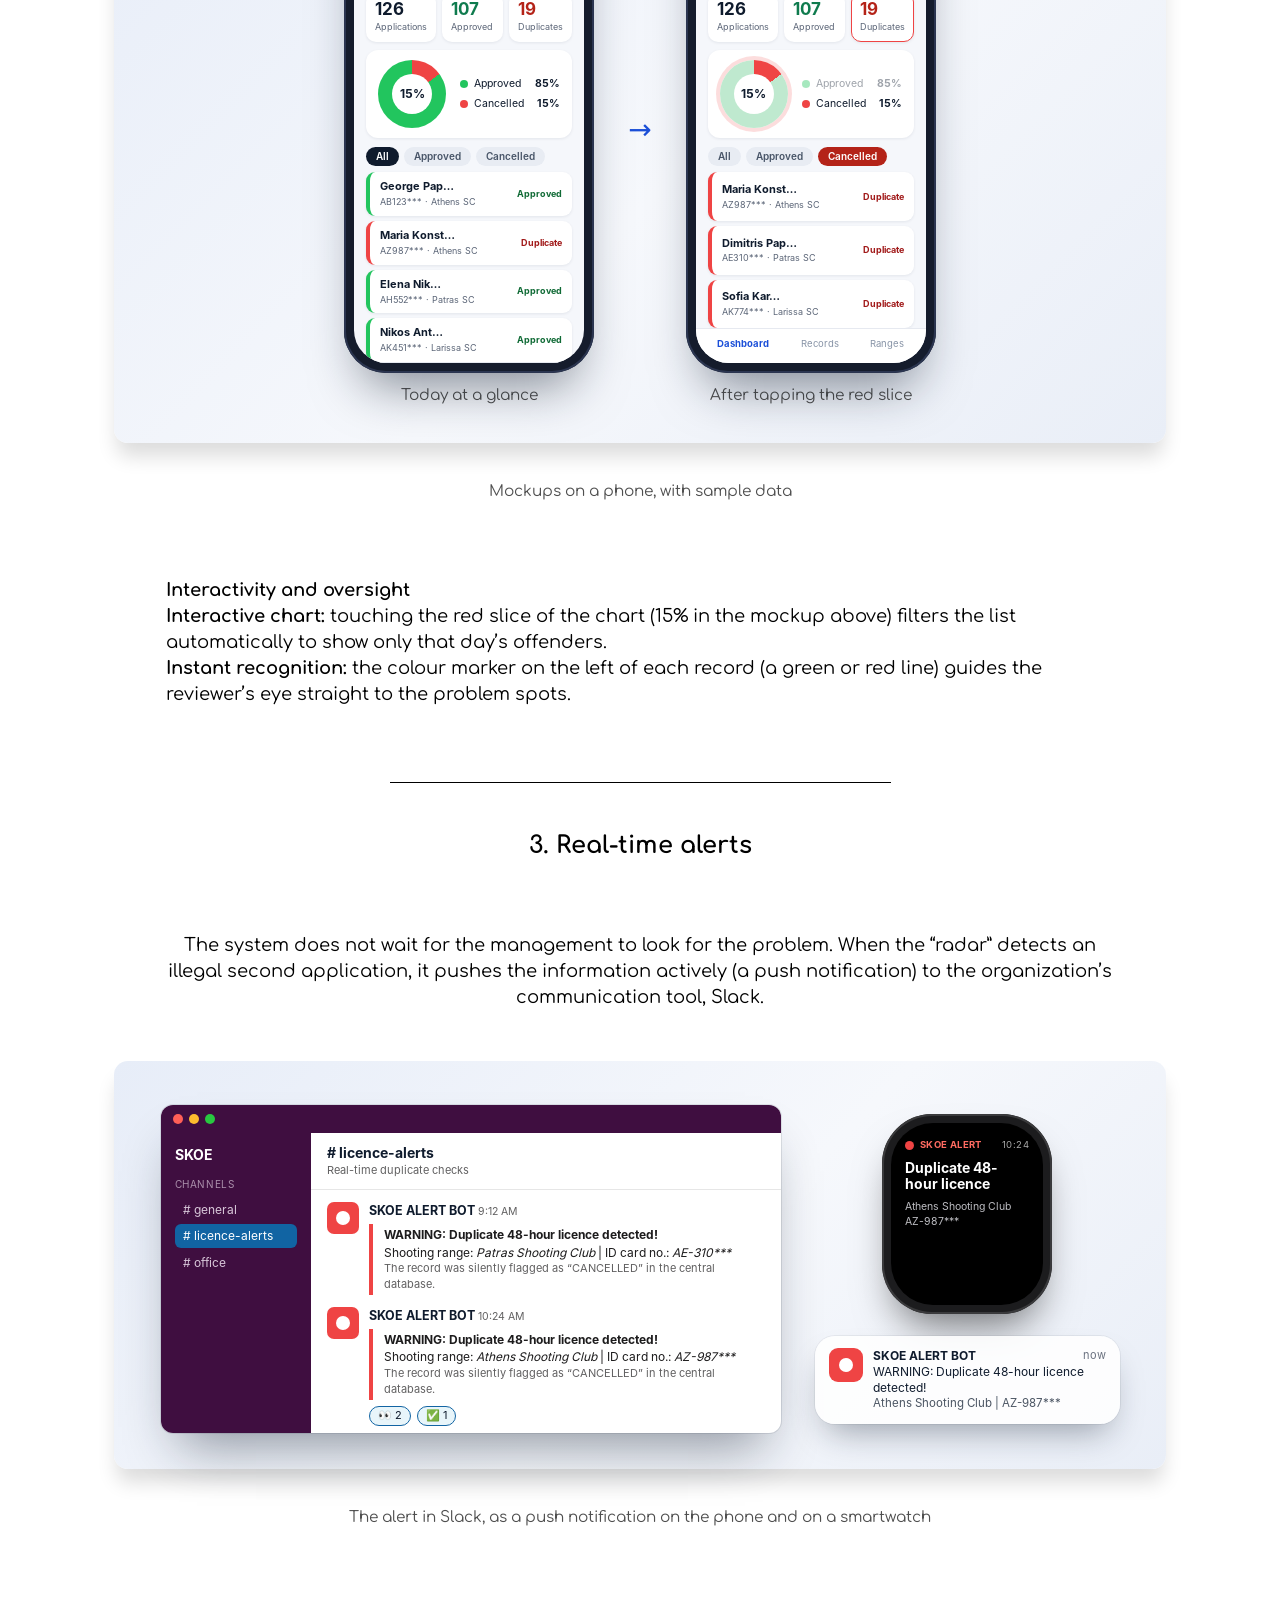
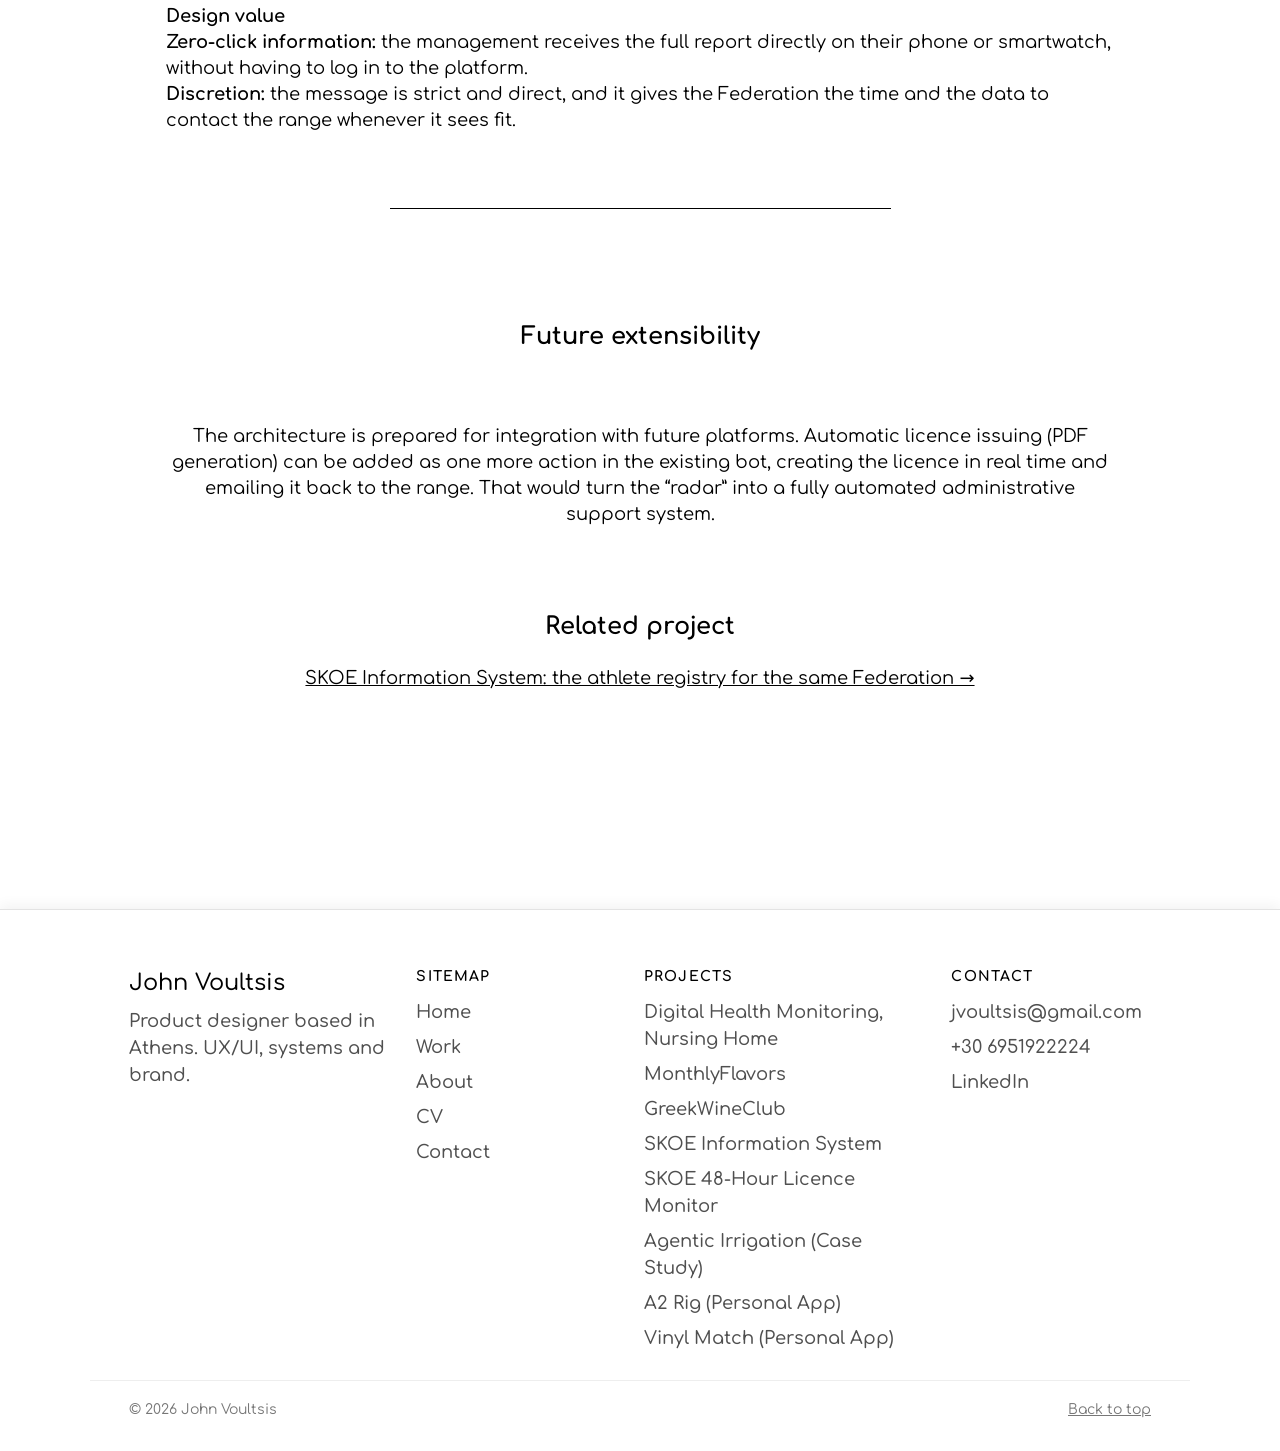
<file: skoe-monitor.html>
<!doctype html>
<html lang="en">
<head>
<meta charset="utf-8">
<meta name="viewport" content="width=device-width, initial-scale=1">
<title>SKOE 48-Hour Licence Monitor — John Voultsis</title>
<meta name="description" content="UX/UI strategy and architecture of a silent monitoring system that flags duplicate 48-hour trial licences across the shooting ranges of Greece, built with Google Forms, Sheets, AppSheet and Slack.">
<meta name="theme-color" content="#ffffff">
<meta property="og:type" content="website">
<meta property="og:title" content="SKOE 48-Hour Licence Monitor — John Voultsis">
<meta property="og:description" content="UX/UI strategy and architecture of a silent monitoring system that flags duplicate 48-hour trial licences across the shooting ranges of Greece, built with Google Forms, Sheets, AppSheet and Slack.">
<meta property="og:url" content="https://johnvoultsis.github.io/portfolio/skoe-monitor.html">
<meta property="og:site_name" content="John Voultsis">
<meta property="og:image" content="https://johnvoultsis.github.io/portfolio/images/og/skoe-monitor.jpg">
<meta property="og:image:width" content="1200">
<meta property="og:image:height" content="630">
<meta name="twitter:card" content="summary_large_image">
<link rel="preload" href="fonts/comfortaa-latin-500-normal.woff2" as="font" type="font/woff2" crossorigin>
<link rel="stylesheet" href="css/style.css">
<link rel="icon" href="data:,">
</head>
<body class="w-gwc" data-nav="work">
<a class="skip-link" href="#main">Skip to content</a>
<header class="site-header">
  <div class="site-header__inner">
    <a class="site-header__brand" href="index.html" aria-label="John Voultsis, home"><img src="images/jv-logo.webp" alt="John Voultsis" width="370" height="240"></a>
    <button class="nav-toggle" type="button" aria-expanded="false" aria-controls="site-nav" aria-label="Menu"><span></span><span></span><span></span></button>
    <nav id="site-nav" aria-label="Main">
      <a href="index.html#work" data-nav="work">Work</a>
      <a href="about.html" data-nav="about">About</a>
      <a class="cv" href="https://drive.google.com/file/d/1XTFdHeBiE6ABi1L90TjCSVqlWoXJlrY3/view?usp=sharing" target="_blank" rel="noopener">CV</a>
    </nav>
  </div>
</header>
<main id="main" class="page flow">

  <section class="project-info">
    <div class="project-info__about">
      <h1 class="project-info__title">SKOE 48-Hour Licence Monitor</h1>
      <p class="project-info__lead">A silent radar for the Hellenic Shooting Federation (ΣΚΟΕ). Shooting ranges across the country submit 48-hour trial licences through a simple form, and the Federation’s office is alerted centrally and instantly when the same ID card is used twice, without slowing down the ranges.</p>
    </div>
    <div class="project-info__tasks">
      <p class="b">Tasks</p>
      <ul>
        <li>Research</li>
        <li>UX UI design</li>
        <li>System architecture</li>
        <li>Workflow automation</li>
        <li>Dashboard design</li>
        <li>Technical manual</li>
      </ul>
    </div>
  </section>

  <div class="sk-hero"><img src="images/skoe/monitor-hero.webp" alt="Overview of the system: the licence form on a tablet, the management dashboard on a phone and the alert on a smartwatch" width="2400" height="1320"></div>

  <section class="overview overview--gwc" aria-labelledby="ov">
    <h2 class="overview__label" id="ov">Overview</h2>
    <div class="overview__text">
      <p>Every shooting range in Greece can issue 48-hour trial licences, and the Federation needs to know when the same person is issued more than one. The challenge was to give the Federation a central check without adding a single step of bureaucracy for the ranges.</p>
      <p>I designed the whole chain: the “Zero Friction” interface strategy, the data flow, the duplicate-detection rule, the real-time alerts and the management dashboard. It runs on free, familiar tools (Google Forms, Google Sheets, AppSheet and Slack), so there is nothing to install and almost nothing to train.</p>
    </div>
  </section>

  <div class="rule rule--gap-sm" role="presentation"></div>
  <h2 class="section-title section-title--lg">Vision and interface strategy</h2>
  <section class="copy copy--center"><p>Digitizing 48-hour licences needs an environment that is strict in its checks (the backend) and extremely simple and friendly for the user (the frontend). The design follows a philosophy of “Zero Friction”.</p></section>
  <div class="sk-split">
    <div class="sk-card">
      <h3>For the shooting ranges (data entry)</h3>
      <ul>
        <li>Seamless access through the web.</li>
        <li>No installation and no passwords.</li>
        <li>Focus on typing speed.</li>
        <li>Clean, large fields for use on a tablet.</li>
      </ul>
    </div>
    <div class="sk-card sk-card--dark">
      <h3>For the management (dashboard)</h3>
      <ul>
        <li>Interactive elements.</li>
        <li>Colour coding (green / red).</li>
        <li>A “mobile-first” approach for the Secretary General.</li>
        <li>Real-time chart refresh.</li>
      </ul>
    </div>
  </div>
  <section class="copy copy--center"><p>The ranges should never feel burdened by a complicated bureaucratic system. The Federation’s management, on the other hand, needs complete, visual information to make decisions instantly.</p></section>

  <div class="rule rule--gap-sm" role="presentation"></div>
  <h2 class="section-title section-title--lg">Architecture and data flow</h2>
  <section class="copy copy--center"><p>The system works as a “silent radar”. It collects applications from ranges all over the country and checks them centrally, from the Federation’s offices, for duplicate licences based on the ID card number, without creating blockages or delays for the ranges themselves.</p></section>
  <div class="sk-arch">
    <div class="sk-node"><h3>1 · Entry</h3><p>Google Forms. Ranges fill in an open web form. Zero cost, zero training.</p></div>
    <span class="sk-arrow" aria-hidden="true">→</span>
    <div class="sk-node"><h3>2 · Storage</h3><p>Google Sheets. Data lands instantly in a hidden central spreadsheet.</p></div>
    <span class="sk-arrow" aria-hidden="true">→</span>
    <div class="sk-node sk-node--dark"><h3>3 · Analysis</h3><p>AppSheet reads the data and checks the ID card number against the history at once.</p></div>
    <span class="sk-arrow" aria-hidden="true">→</span>
    <div class="sk-node"><h3>4 · Alert</h3><p>Slack webhooks. If a duplicate is found, an alert goes to the control centre.</p></div>
  </div>

  <div class="rule rule--gap-sm" role="presentation"></div>
  <h2 class="section-title section-title--lg">Data structure</h2>
  <section class="copy copy--center"><p>One sheet (tab) named <b>Trial_Licenses</b> in Google Sheets. Its first row holds the headers below.</p></section>
  <div class="sk-tablewrap">
  <table class="sk-table sk-table--plain">
    <thead><tr><th scope="col">Column</th><th scope="col">Type (AppSheet)</th><th scope="col">Description and use</th></tr></thead>
    <tbody>
      <tr><th scope="row"><code>id</code></th><td>Text (Key)</td><td>Unique identifier. AppSheet formula: <code>UNIQUEID()</code></td></tr>
      <tr><th scope="row"><code>date_issued</code></th><td>DateTime</td><td>Default: <code>NOW()</code>. Records the time of the application.</td></tr>
      <tr><th scope="row"><code>shooting_range</code></th><td>Text / Ref</td><td>The range making the submission (chosen from a dropdown).</td></tr>
      <tr><th scope="row"><code>first_name</code></th><td>Name</td><td>The applicant’s first name.</td></tr>
      <tr><th scope="row"><code>last_name</code></th><td>Name</td><td>The applicant’s last name.</td></tr>
      <tr><th scope="row"><code>id_card_number</code></th><td>Text</td><td>The ID card number: the key for duplicate checks.</td></tr>
      <tr><th scope="row"><code>status</code></th><td>Text</td><td>Calculated automatically: <span class="sk-chips sk-chips--inline"><span class="c-green">APPROVED</span></span> or <span class="sk-chips sk-chips--inline"><span class="c-red">CANCELLED</span></span></td></tr>
    </tbody>
  </table>
  </div>
  <section class="copy copy--center"><p>With a few sample rows, the sheet looks like this. The duplicates are flagged without anyone at the range seeing it.</p></section>
  <div class="mk-sheet" role="img" aria-label="Mockup of the Trial_Licenses spreadsheet with seven columns and five sample rows, two of them flagged as cancelled duplicates">
  <div class="mk-sheet__in" aria-hidden="true">
    <div class="mk-sheet__top"><span class="mk-sheet__ic"></span><b>SKOE · Trial_Licenses</b><span>Sample data</span></div>
    <div class="mk-sheet__scroll"><table><thead><tr><th>id</th><th>date_issued</th><th>shooting_range</th><th>first_name</th><th>last_name</th><th>id_card_number</th><th>status</th></tr></thead><tbody><tr class="ok"><td>e4f1a2</td><td>09:02</td><td>Athens Shooting Club</td><td>George</td><td>Papadopoulos</td><td>AB123456</td><td><span class="c-green">APPROVED</span></td></tr><tr class="dup"><td>7c9d03</td><td>09:12</td><td>Patras Shooting Club</td><td>Dimitris</td><td>Papas</td><td>AE310245</td><td><span class="c-red">CANCELLED - DUPLICATE</span></td></tr><tr class="ok"><td>a81f6b</td><td>09:40</td><td>Larissa Shooting Club</td><td>Nikos</td><td>Antoniou</td><td>AK451870</td><td><span class="c-green">APPROVED</span></td></tr><tr class="ok"><td>b30c9e</td><td>10:11</td><td>Thessaloniki Shooting Range</td><td>Elena</td><td>Nikolaidou</td><td>AH552913</td><td><span class="c-green">APPROVED</span></td></tr><tr class="dup"><td>5d27e8</td><td>10:24</td><td>Athens Shooting Club</td><td>Maria</td><td>Konstantinou</td><td>AZ987654</td><td><span class="c-red">CANCELLED - DUPLICATE</span></td></tr></tbody></table></div>
    <div class="mk-sheet__tab"><span>Trial_Licenses</span></div>
  </div>
</div>

  <div class="rule rule--gap-sm" role="presentation"></div>
  <h2 class="section-title section-title--lg">Logic and rules</h2>
  <section class="copy copy--center"><p>Because applications arrive through a Google Form, the <code>status</code> is calculated in the background by AppSheet. In <b>Data › Columns › Trial_Licenses › status</b> the following goes into the App formula field.</p></section>
  <div class="sk-codewrap"><pre class="sk-code" tabindex="0"><code>IF(
  ISNOTBLANK(
    FILTER(&quot;Trial_Licenses&quot;,
      AND(
        [id_card_number] = [_THISROW].[id_card_number],
        [id] &lt;&gt; [_THISROW].[id]
      )
    )
  ),
  &quot;CANCELLED - DUPLICATE&quot;,
  &quot;APPROVED&quot;
)</code></pre></div>
  <section class="copy copy--center"><p class="sk-note">The status labels are shown here in English. The live system uses Greek labels.</p></section>

  <div class="rule rule--gap-sm" role="presentation"></div>
  <h2 class="section-title section-title--lg">Alert automation</h2>
  <section class="copy copy--center"><p>To notify the management in real time, without the extra cost of Zapier, a bot is created in AppSheet (<b>Automations › Bots</b>). It fires only when a new record is flagged as a duplicate.</p></section>
  <div class="sk-cards sk-cards--3"><div class="sk-card"><h3>Event type</h3><p>Data Change (Adds Only)</p></div><div class="sk-card"><h3>Condition</h3><p><code>[status] = "CANCELLED - DUPLICATE"</code></p></div><div class="sk-card"><h3>Action</h3><p>Call a webhook</p></div><div class="sk-card"><h3>URL</h3><p>The Incoming Webhook URL provided by Slack.</p></div><div class="sk-card"><h3>HTTP verb</h3><p>POST</p></div><div class="sk-card sk-card--dark"><h3>JSON body</h3><p>A payload that carries the database fields into the Slack message (below).</p></div></div>
  <div class="sk-codewrap"><pre class="sk-code" tabindex="0"><code>{ &quot;text&quot;: &quot;🚨 *WARNING: Duplicate 48-hour licence detected!*\n\n*Shooting range:* &lt;&lt;[shooting_range]&gt;&gt;\n*Details:* &lt;&lt;[first_name]&gt;&gt; &lt;&lt;[last_name]&gt;&gt;\n*ID card no.:* &lt;&lt;[id_card_number]&gt;&gt;\n*Reported at:* &lt;&lt;[date_issued]&gt;&gt;\n\n_The system logged the attempt in the central database._&quot; }</code></pre></div>

  <div class="rule rule--gap-sm" role="presentation"></div>
  <h2 class="section-title section-title--lg">Management dashboard</h2>
  <section class="copy copy--center"><p>The Federation’s central user works with the data through an interface designed for immediate oversight. The dashboard is built in three stages.</p></section>
  <div class="sk-cards sk-cards--3"><div class="sk-card"><span class="sk-card__num">1</span><h3>Today’s activity</h3><p>A data slice filtered with <code>DATE([date_issued]) = TODAY()</code>, so the interface shows the day’s data and is never confused by the history.</p></div><div class="sk-card"><span class="sk-card__num">2</span><h3>The chart</h3><p>A pie chart that draws from the slice, grouped by status. Approved records are green, cancelled ones red.</p></div><div class="sk-card"><span class="sk-card__num">3</span><h3>The list</h3><p>A deck view that shows first name, last name, ID card number and shooting range.</p></div></div>
  <section class="copy copy--center"><p><b>Interactive mode.</b> The chart and the list are combined into one dashboard view. With Interactive Mode on, the user touches the red slice (“Cancelled”) of the pie and the list below filters instantly to reveal the names of the offenders.</p></section>

  <div class="rule rule--gap-sm" role="presentation"></div>
  <h2 class="section-title section-title--lg">1. Shooting range interface (web form preview)</h2>
  <section class="copy copy--center"><p>The screen the range’s secretary sees. Designed on a white, minimalist background, it focuses only on collecting the three basic items quickly, with no unnecessary menus or distractions.</p></section>
  <div class="mk-stage"><div class="mk-tablet" role="img" aria-label="Mockup on a tablet: the licence form with a shooting range dropdown open, name fields, an ID card number field and a large submit button">
  <div class="mk-tablet__screen" aria-hidden="true">
    <div class="mk-bar"><span class="mk-logo">SKOE</span><span class="mk-bar__t">48-hour trial licence</span><span class="mk-bar__r">Hellenic Shooting Federation</span></div>
    <div class="mk-formbody">
      <h4>New trial licence</h4>
      <p class="mk-sub">Takes about ten seconds. No account needed.</p>
      <div class="mk-field"><label>Shooting range</label>
        <div class="mk-select">Athens Shooting Club<i></i></div>
        <ul class="mk-menu"><li class="on">Athens Shooting Club</li><li>Thessaloniki Shooting Range</li><li>Patras Shooting Club</li><li>Larissa Shooting Club</li></ul>
      </div>
      <div class="mk-row">
        <div class="mk-field"><label>First name</label><div class="mk-input">Maria</div></div>
        <div class="mk-field"><label>Last name</label><div class="mk-input">Konstantinou</div></div>
      </div>
      <div class="mk-field"><label>ID card or passport number</label><div class="mk-input mk-input--focus">AZ 987654<span class="mk-caret"></span></div></div>
      <div class="mk-submit">Submit</div>
    </div>
  </div>
</div></div>
  <p class="mk-cap">Mockup on a tablet, with sample data</p>
  <section class="copy">
    <p class="sp"><span class="b">User experience at the range</span></p>
    <p><span class="b">Dropdowns:</span> the name of the range is chosen from a ready list, which removes spelling mistakes.</p>
    <p><span class="b">Instant submission:</span> the clerk presses submit and the system records the application at once. No “rejection” messages are shown at the range, which keeps control entirely in the hands of the Federation.</p>
  </section>

  <div class="rule rule--none" role="presentation"></div>
  <h2 class="section-title section-title--lg">2. Central dashboard (Federation management)</h2>
  <section class="copy copy--center"><p>The heart of the control system. A modern AppSheet interface that groups thousands of records into one clean, interactive view. Here the data turns into knowledge at a glance.</p></section>
  <div class="mk-stage">
    <div class="mk-pair"><div class="mk-phone" role="img" aria-label="Mockup on a phone: the management dashboard with today's totals, a donut chart that is 15 percent red and a list of recent records">
  <div class="mk-phone__screen" aria-hidden="true">
    <div class="mk-status"><b>10:24</b><span>● ● ▮</span></div>
    <div class="mk-appbar"><h4>Today</h4><span class="mk-live">● Live</span></div>
    <div class="mk-kpis"><div><b>126</b><span>Applications</span></div><div><b class="g">107</b><span>Approved</span></div><div><b class="r">19</b><span>Duplicates</span></div></div>
    <div class="mk-chartcard"><div class="mk-donut mk-donut--sm"><span>15%</span></div><ul class="mk-legend"><li><i class="g"></i>Approved<b>85%</b></li><li><i class="r"></i>Cancelled<b>15%</b></li></ul></div>
    <div class="mk-chips"><span class="on">All</span><span>Approved</span><span>Cancelled</span></div>
    <ul class="mk-list">
      <li class="ok"><div><b>George Pap…</b><span>AB123*** · Athens SC</span></div><em>Approved</em></li>
      <li class="dup"><div><b>Maria Konst…</b><span>AZ987*** · Athens SC</span></div><em>Duplicate</em></li>
      <li class="ok"><div><b>Elena Nik…</b><span>AH552*** · Patras SC</span></div><em>Approved</em></li>
      <li class="ok"><div><b>Nikos Ant…</b><span>AK451*** · Larissa SC</span></div><em>Approved</em></li>
    </ul>
    <div class="mk-tabs"><span class="on">Dashboard</span><span>Records</span><span>Ranges</span></div>
  </div>
</div><p class="mk-cap">Today at a glance</p></div>
    <span class="mk-arrow" aria-hidden="true">→</span>
    <div class="mk-pair"><div class="mk-phone" role="img" aria-label="Mockup on a phone: after tapping the red slice the donut chart highlights it and the list shows only the cancelled duplicate records">
  <div class="mk-phone__screen" aria-hidden="true">
    <div class="mk-status"><b>10:24</b><span>● ● ▮</span></div>
    <div class="mk-appbar"><h4>Today</h4><span class="mk-live">● Live</span></div>
    <div class="mk-kpis"><div><b>126</b><span>Applications</span></div><div><b class="g">107</b><span>Approved</span></div><div class="sel"><b class="r">19</b><span>Duplicates</span></div></div>
    <div class="mk-chartcard"><div class="mk-donut mk-donut--sm mk-donut--sel"><span>15%</span></div><ul class="mk-legend"><li class="dim"><i class="g"></i>Approved<b>85%</b></li><li><i class="r"></i>Cancelled<b>15%</b></li></ul></div>
    <div class="mk-chips"><span>All</span><span>Approved</span><span class="on r">Cancelled</span></div>
    <ul class="mk-list">
      <li class="dup"><div><b>Maria Konst…</b><span>AZ987*** · Athens SC</span></div><em>Duplicate</em></li>
      <li class="dup"><div><b>Dimitris Pap…</b><span>AE310*** · Patras SC</span></div><em>Duplicate</em></li>
      <li class="dup"><div><b>Sofia Kar…</b><span>AK774*** · Larissa SC</span></div><em>Duplicate</em></li>
    </ul>
    <div class="mk-tabs"><span class="on">Dashboard</span><span>Records</span><span>Ranges</span></div>
  </div>
</div><p class="mk-cap">After tapping the red slice</p></div>
  </div>
  <p class="mk-cap">Mockups on a phone, with sample data</p>
  <section class="copy">
    <p class="sp"><span class="b">Interactivity and oversight</span></p>
    <p><span class="b">Interactive chart:</span> touching the red slice of the chart (15% in the mockup above) filters the list automatically to show only that day’s offenders.</p>
    <p><span class="b">Instant recognition:</span> the colour marker on the left of each record (a green or red line) guides the reviewer’s eye straight to the problem spots.</p>
  </section>

  <div class="rule rule--none" role="presentation"></div>
  <h2 class="section-title section-title--lg">3. Real-time alerts</h2>
  <section class="copy copy--center"><p>The system does not wait for the management to look for the problem. When the “radar” detects an illegal second application, it pushes the information actively (a push notification) to the organization’s communication tool, Slack.</p></section>
  <div class="mk-stage">
    <div class="mk-slack" role="img" aria-label="Mockup of a Slack window: the licence alerts channel with an alert message from the SKOE alert bot reporting a duplicate 48-hour licence at the Athens Shooting Club">
  <div class="mk-slack__in" aria-hidden="true">
    <div class="mk-slack__top"><i></i><i></i><i></i></div>
    <div class="mk-slack__body">
      <aside><b>SKOE</b><span>Channels</span><ul><li># general</li><li class="on"># licence-alerts</li><li># office</li></ul></aside>
      <section>
        <header># licence-alerts<small>Real-time duplicate checks</small></header>
        <div class="mk-msg"><span class="mk-avatar"></span><div><p class="mk-msg__h"><b>SKOE ALERT BOT</b> <time>9:12 AM</time></p>
          <div class="mk-att"><p><b>WARNING: Duplicate 48-hour licence detected!</b></p><p>Shooting range: <i>Patras Shooting Club</i> | ID card no.: <i>AE-310***</i></p><p class="s">The record was silently flagged as “CANCELLED” in the central database.</p></div></div></div>
        <div class="mk-msg"><span class="mk-avatar"></span><div><p class="mk-msg__h"><b>SKOE ALERT BOT</b> <time>10:24 AM</time></p>
          <div class="mk-att"><p><b>WARNING: Duplicate 48-hour licence detected!</b></p><p>Shooting range: <i>Athens Shooting Club</i> | ID card no.: <i>AZ-987***</i></p><p class="s">The record was silently flagged as “CANCELLED” in the central database.</p></div><p class="mk-react"><span>👀 2</span><span>✅ 1</span></p></div></div>
      </section>
    </div>
  </div>
</div>
    <div class="mk-alertcol"><div class="mk-watch" role="img" aria-label="Mockup of a smartwatch showing the alert: duplicate 48-hour licence at the Athens Shooting Club"><div class="mk-watch__screen" aria-hidden="true"><div class="mk-watch__t"><i></i>SKOE ALERT<time>10:24</time></div><b>Duplicate 48-hour licence</b><span>Athens Shooting Club<br>AZ-987***</span></div></div><div class="mk-banner" role="img" aria-label="Mockup of a phone notification from Slack: duplicate 48-hour licence detected"><div aria-hidden="true"><span class="mk-banner__ic"></span><div><p><b>SKOE ALERT BOT</b><time>now</time></p><p>WARNING: Duplicate 48-hour licence detected!</p><p class="s">Athens Shooting Club | AZ-987***</p></div></div></div></div>
  </div>
  <p class="mk-cap">The alert in Slack, as a push notification on the phone and on a smartwatch</p>
  <section class="copy">
    <p class="sp"><span class="b">Design value</span></p>
    <p><span class="b">Zero-click information:</span> the management receives the full report directly on their phone or smartwatch, without having to log in to the platform.</p>
    <p><span class="b">Discretion:</span> the message is strict and direct, and it gives the Federation the time and the data to contact the range whenever it sees fit.</p>
  </section>

  <div class="rule rule--gap-sm" role="presentation"></div>
  <h2 class="section-title section-title--lg">Future extensibility</h2>
  <section class="copy copy--center"><p>The architecture is prepared for integration with future platforms. Automatic licence issuing (PDF generation) can be added as one more action in the existing bot, creating the licence in real time and emailing it back to the range. That would turn the “radar” into a fully automated administrative support system.</p></section>

  <section class="copy copy--center" style="padding:36px clamp(18px,19.8vw,203px) 140px">
    <h3>Related project</h3>
    <p class="sp"><a class="u" href="skoe.html">SKOE Information System: the athlete registry for the same Federation →</a></p>
  </section>

</main>
<footer class="site-footer">
  <div class="site-footer__inner">
    <div class="site-footer__brand">
      <b>John Voultsis</b>
      <p>Product designer based in Athens. UX/UI, systems and brand.</p>
    </div>
    <nav aria-label="Sitemap: pages">
      <h2>Sitemap</h2>
      <ul>
        <li><a href="index.html">Home</a></li>
        <li><a href="index.html#work">Work</a></li>
        <li><a href="about.html">About</a></li>
        <li><a href="https://drive.google.com/file/d/1XTFdHeBiE6ABi1L90TjCSVqlWoXJlrY3/view?usp=sharing" target="_blank" rel="noopener">CV</a></li>
        <li><a href="index.html#contact">Contact</a></li>
      </ul>
    </nav>
    <nav aria-label="Sitemap: projects">
      <h2>Projects</h2>
      <ul>
        <li><a href="nursing-home.html">Digital Health Monitoring, Nursing Home</a></li>
        <li><a href="monthlyflavors.html">MonthlyFlavors</a></li>
        <li><a href="greekwineclub.html">GreekWineClub</a></li>
        <li><a href="skoe.html">SKOE Information System</a></li>
        <li><a href="skoe-monitor.html">SKOE 48-Hour Licence Monitor</a></li>
        <li><a href="agentic-irrigation.html">Agentic Irrigation (Case Study)</a></li>
        <li><a href="a2-rig.html">A2 Rig (Personal App)</a></li>
        <li><a href="vinyl-match.html">Vinyl Match (Personal App)</a></li>
      </ul>
    </nav>
    <div id="contact">
      <h2>Contact</h2>
      <ul>
        <li><a href="mailto:jvoultsis@gmail.com">jvoultsis@gmail.com</a></li>
        <li><a href="tel:+306951922224">+30 6951922224</a></li>
        <li><a href="https://www.linkedin.com/in/johnvoultsis/" target="_blank" rel="noopener">LinkedIn</a></li>
      </ul>
    </div>
  </div>
  <div class="site-footer__legal"><span>© 2026 John Voultsis</span><a href="#main">Back to top</a></div>
</footer>
<script src="js/main.js" defer></script>
</body>
</html>
</file>
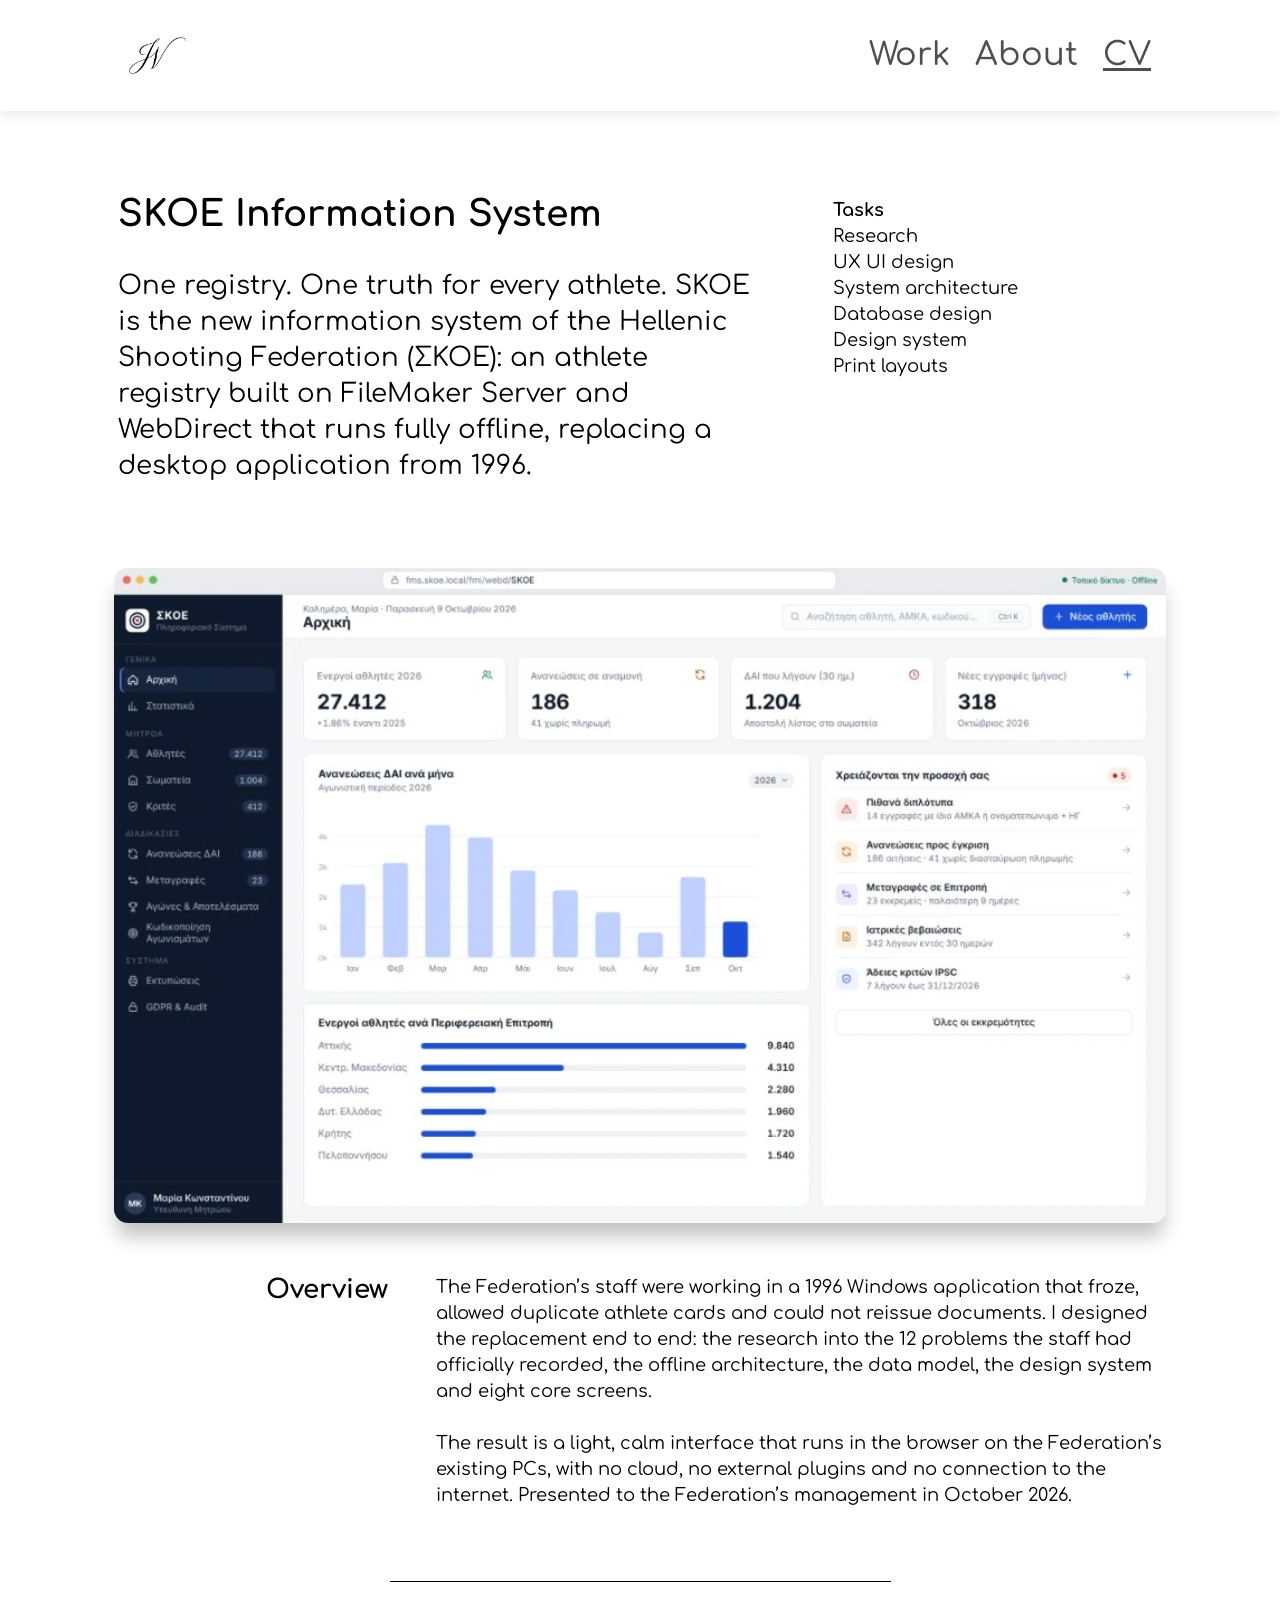
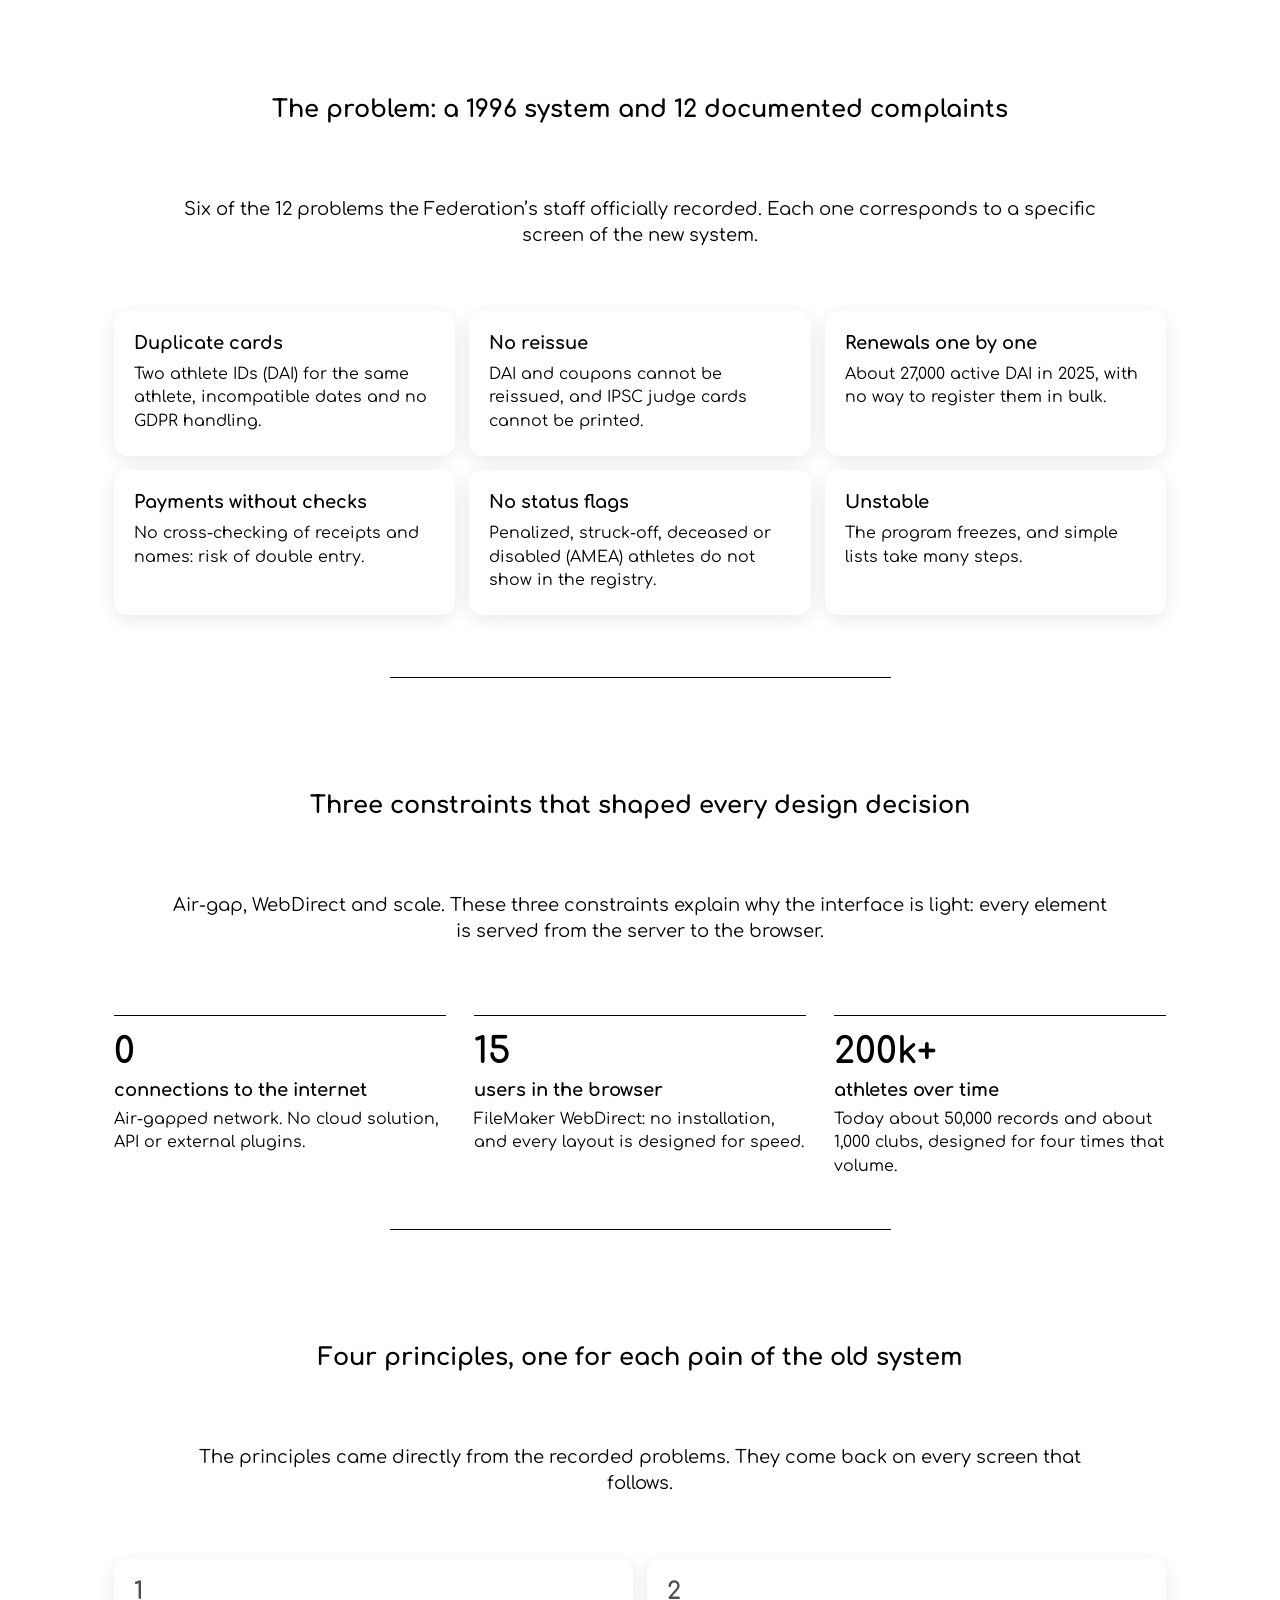
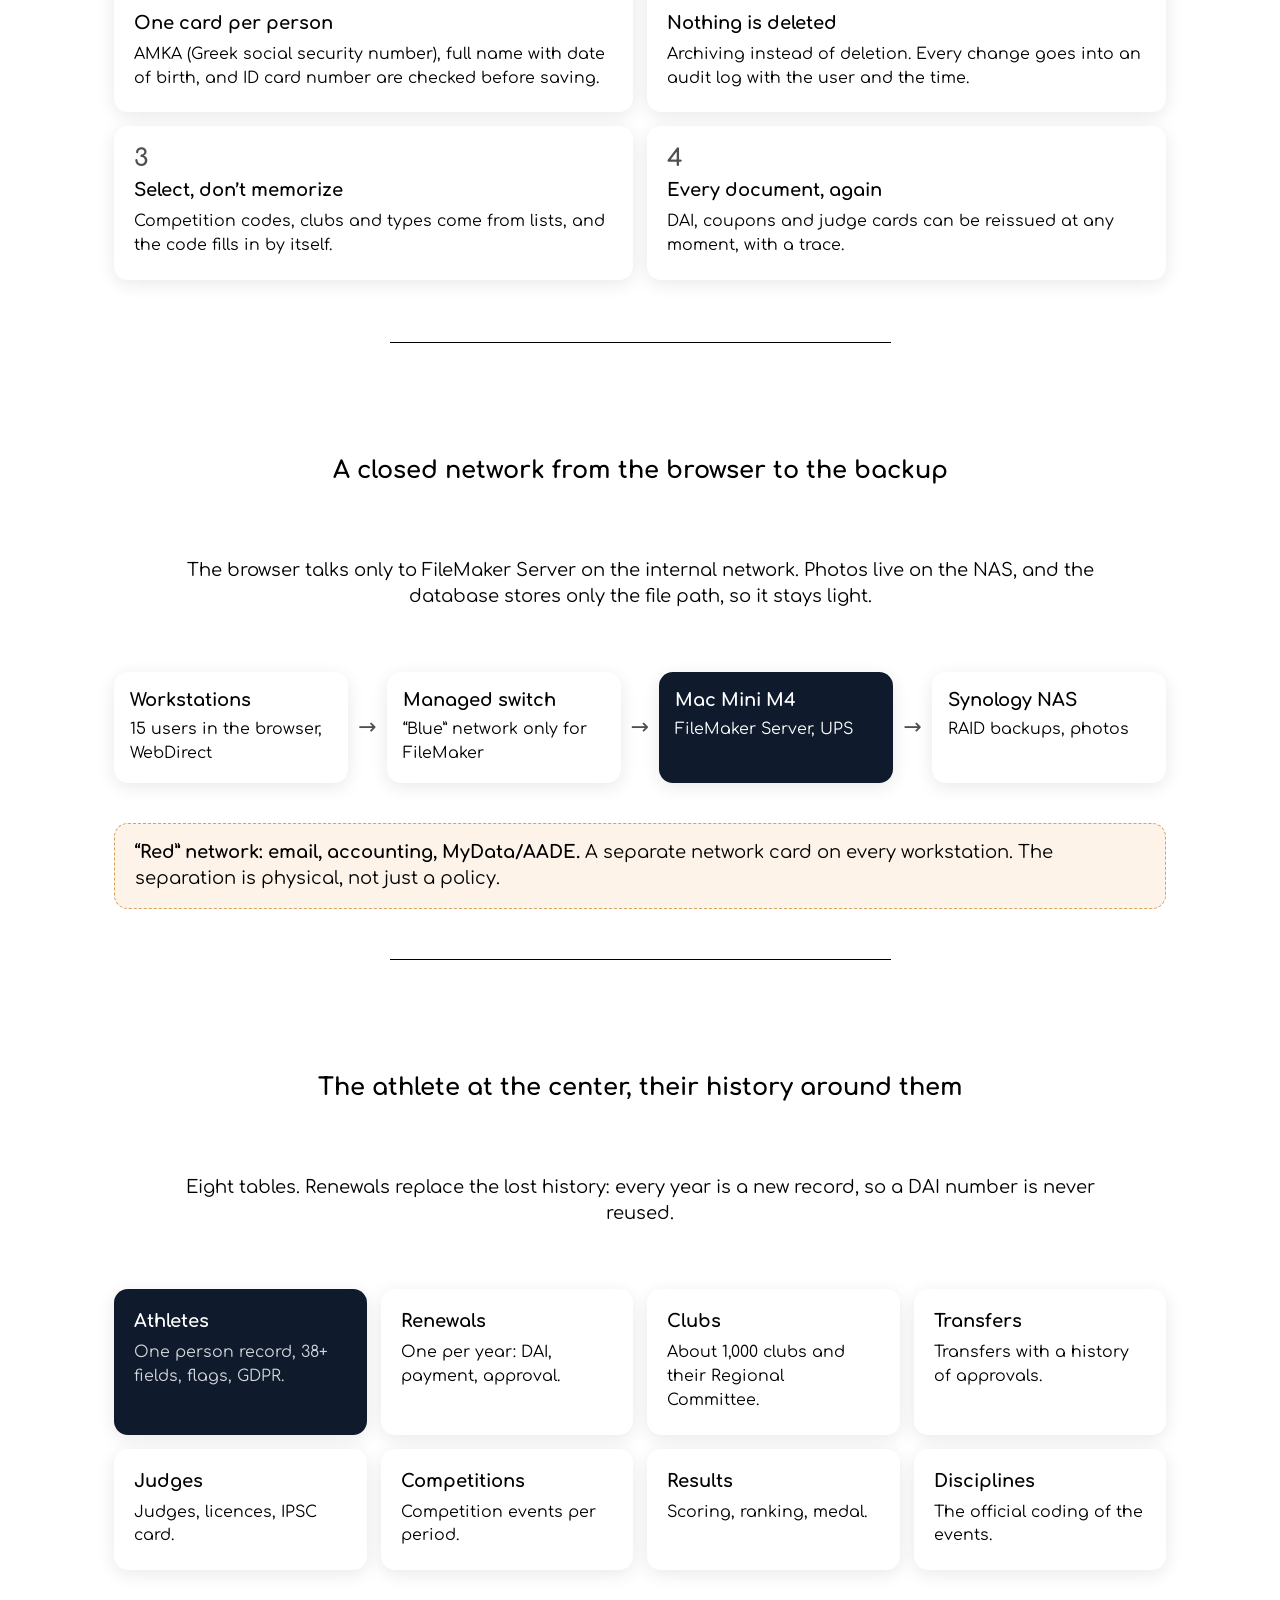
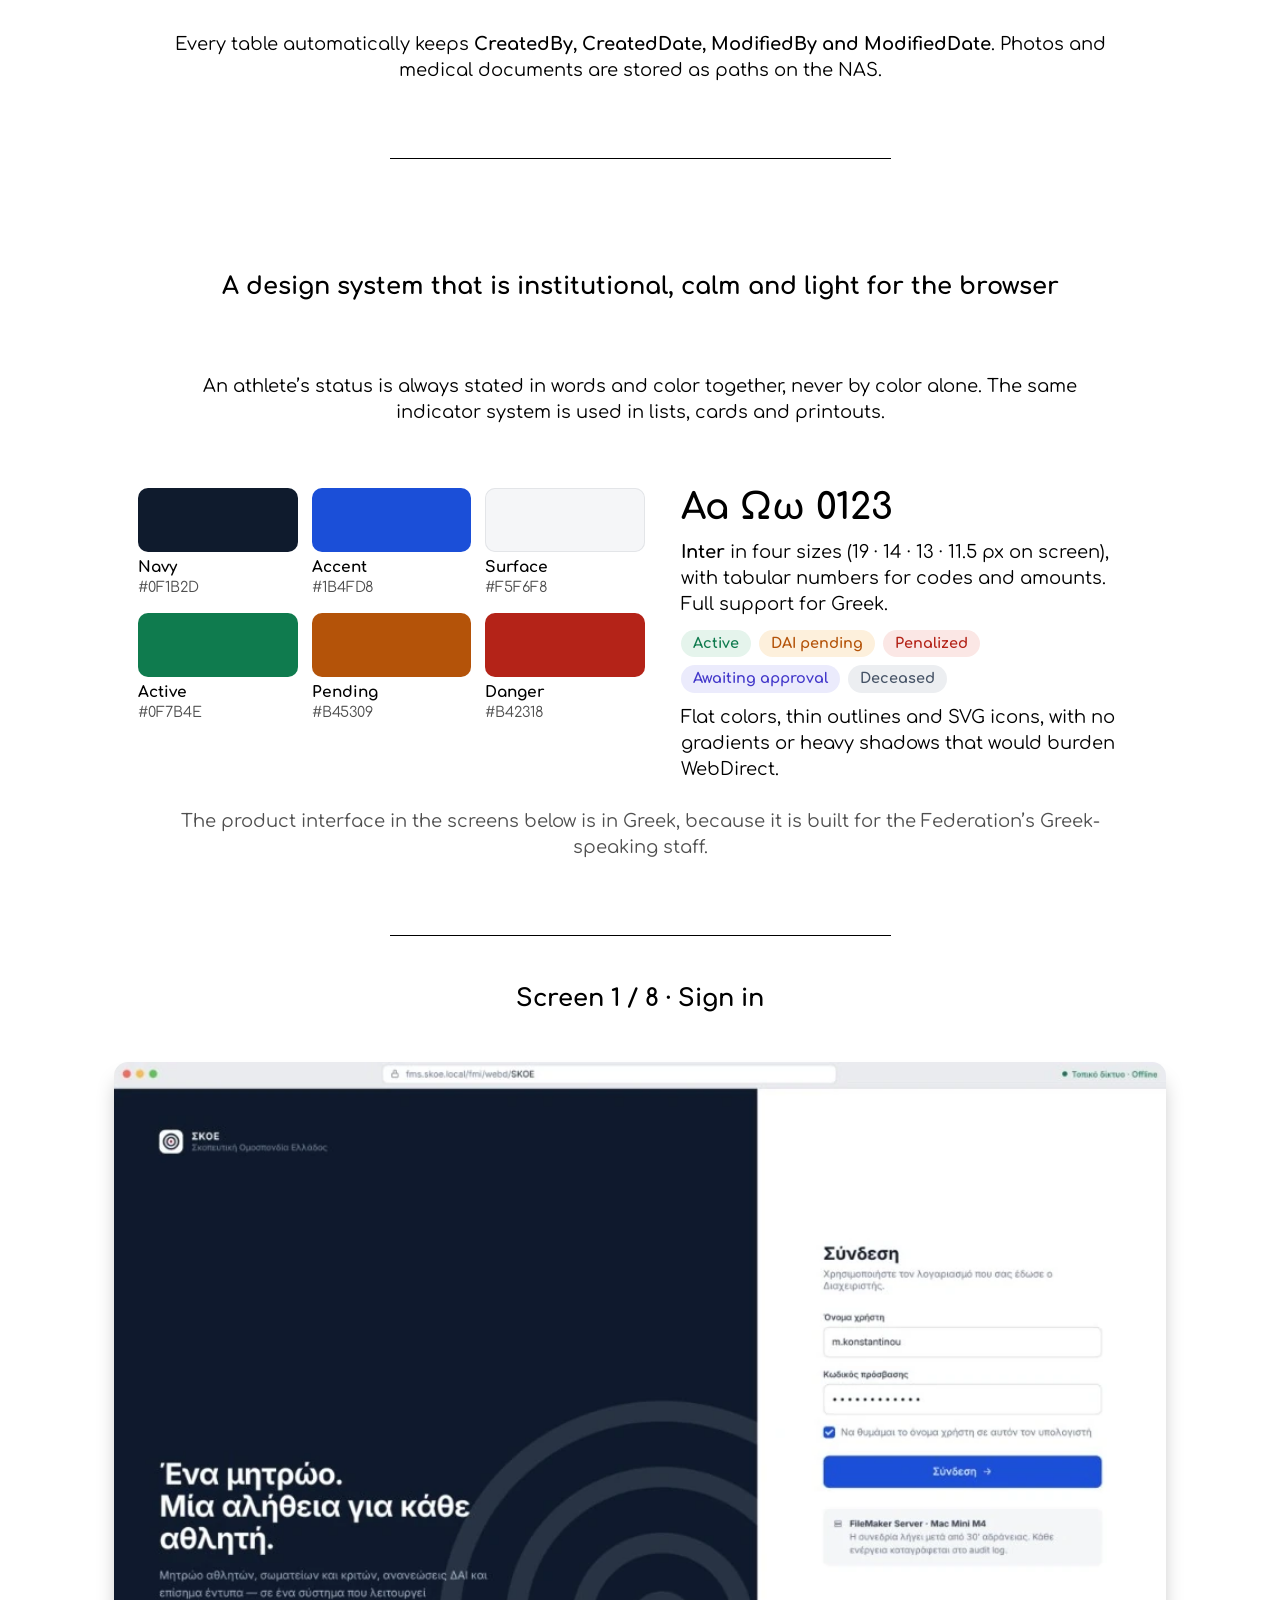
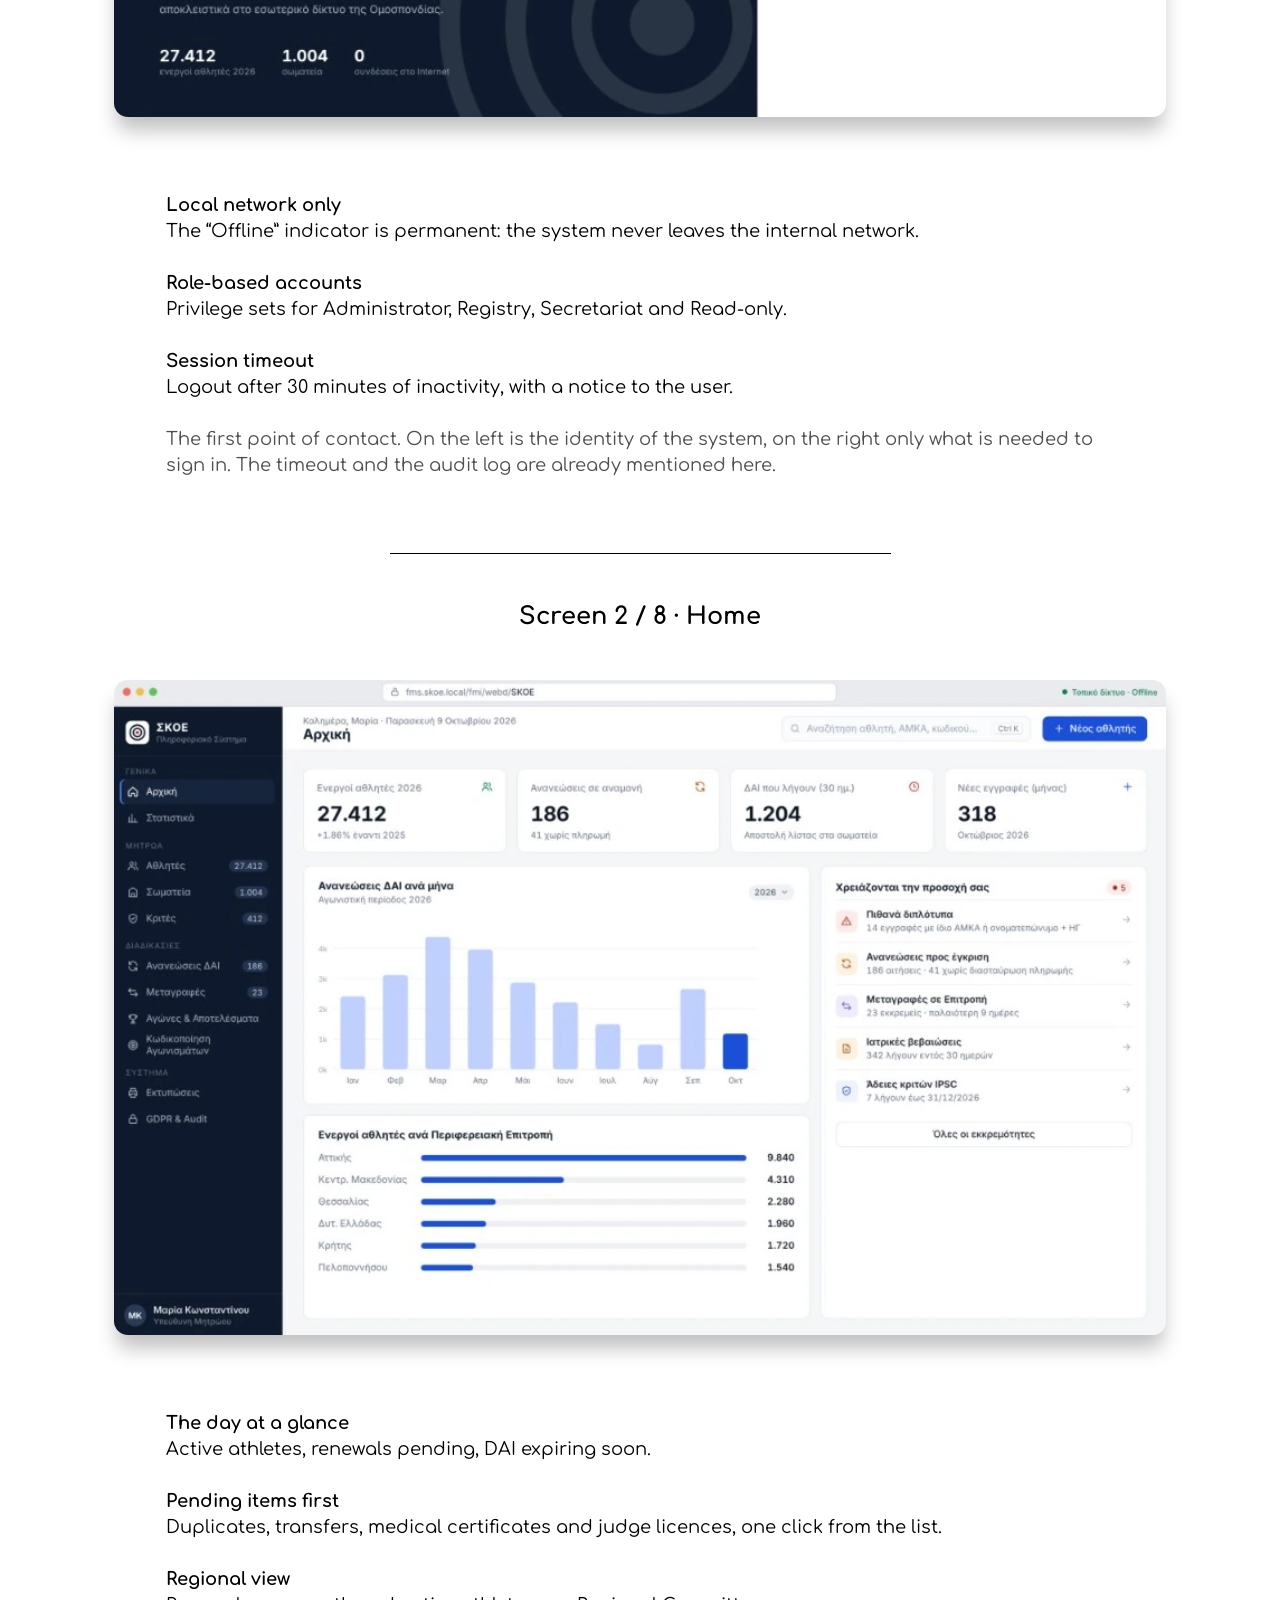
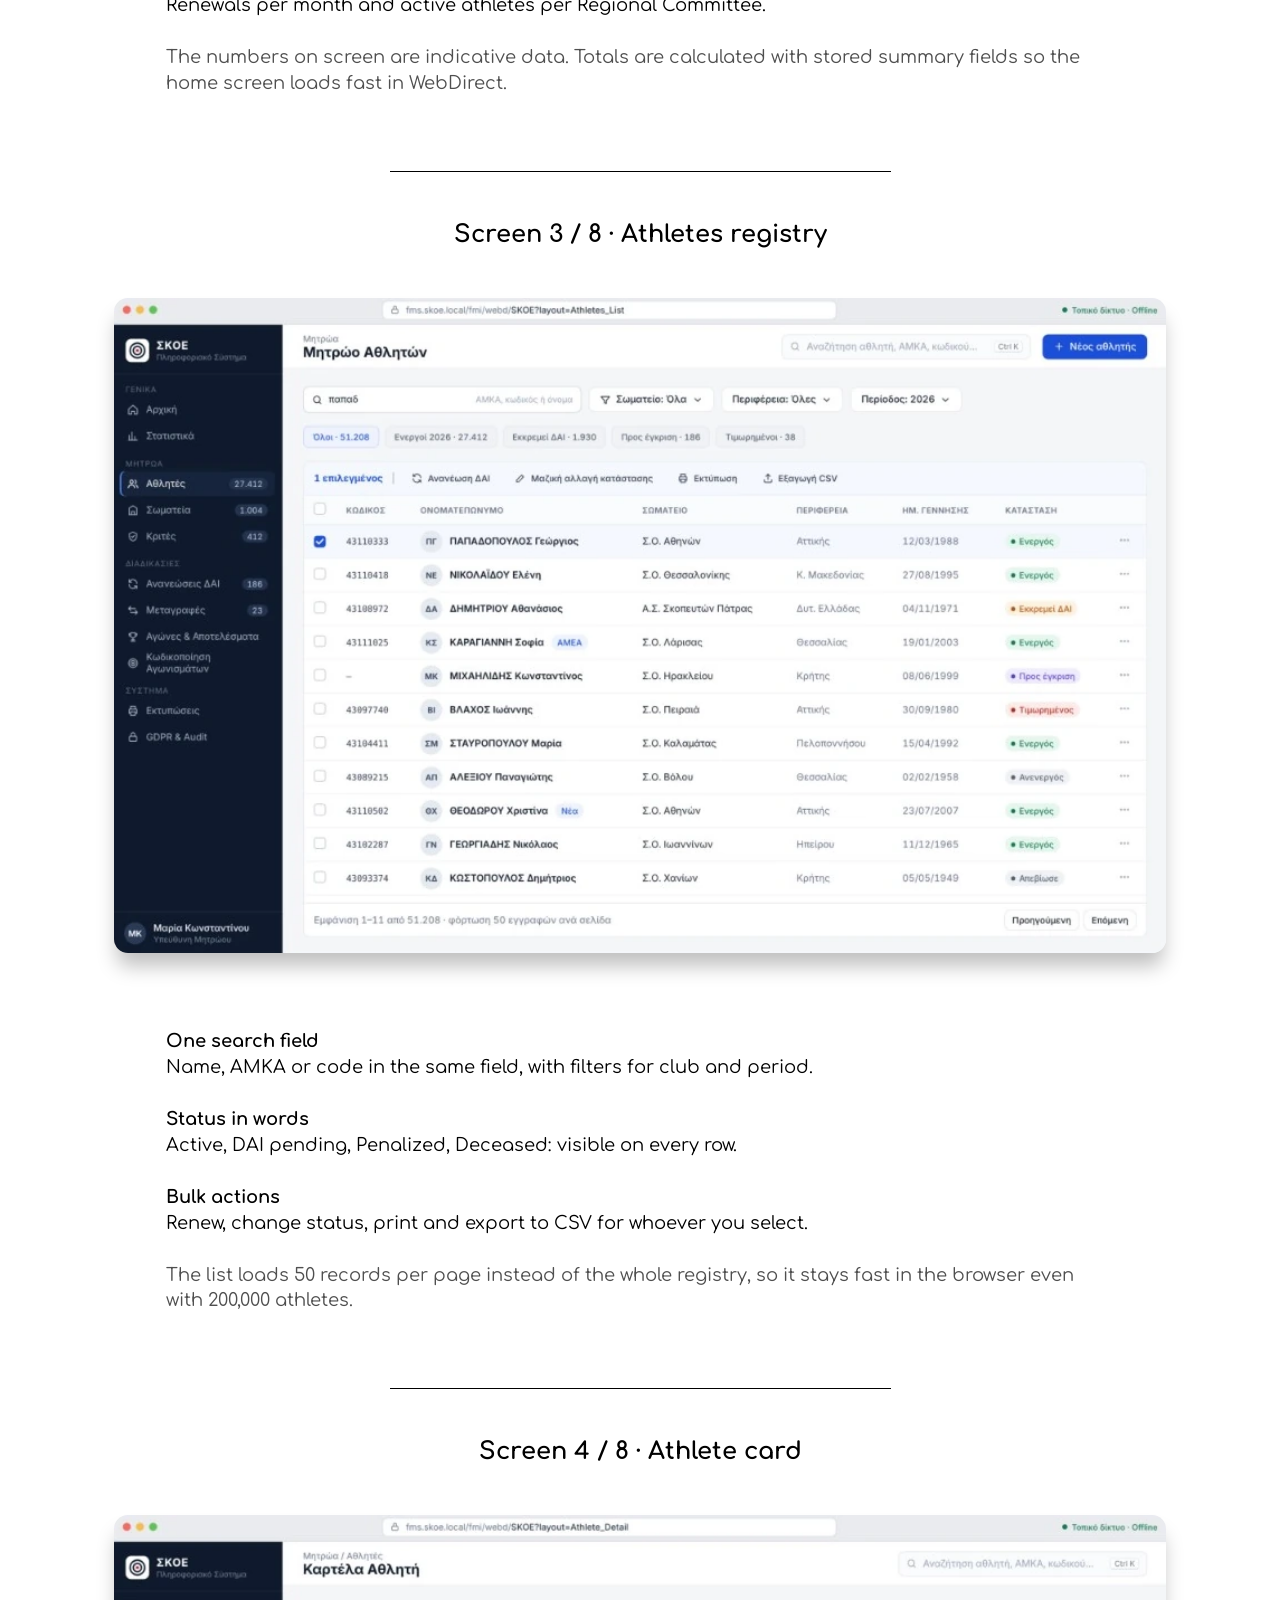
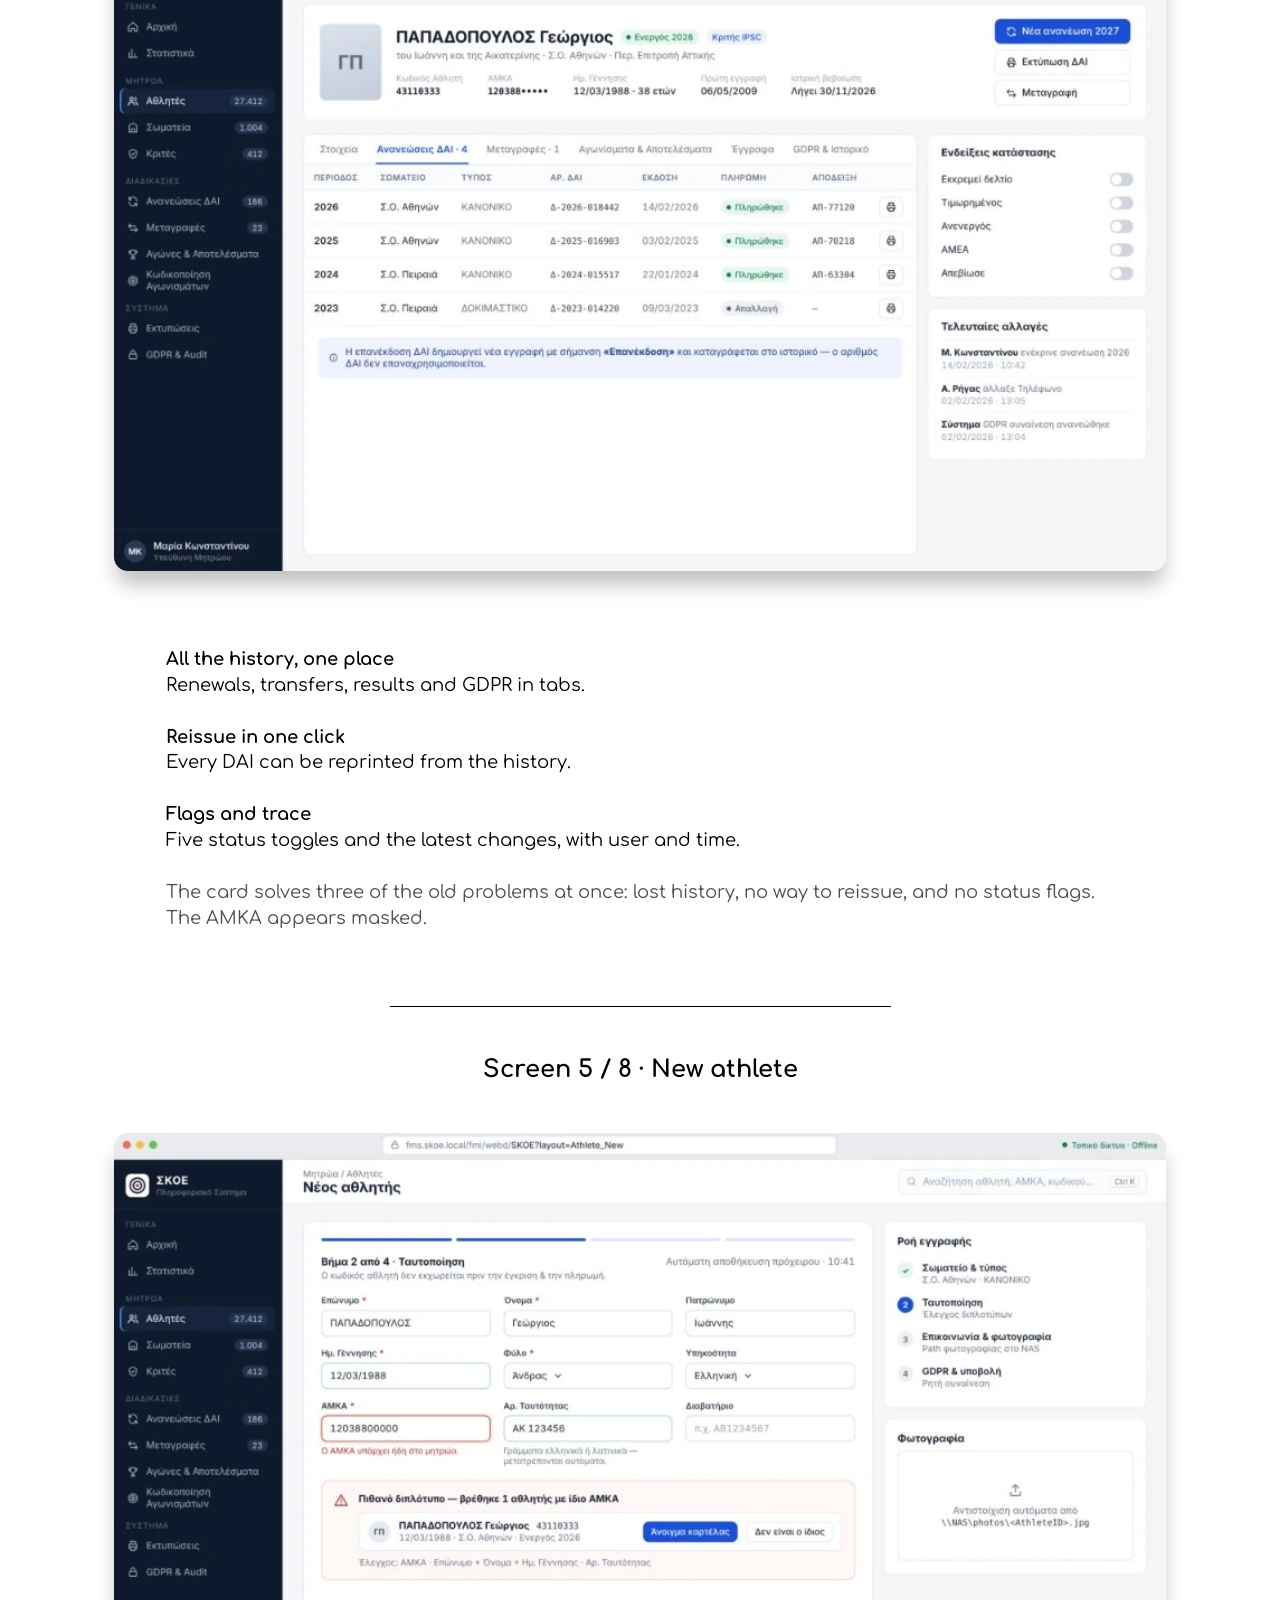
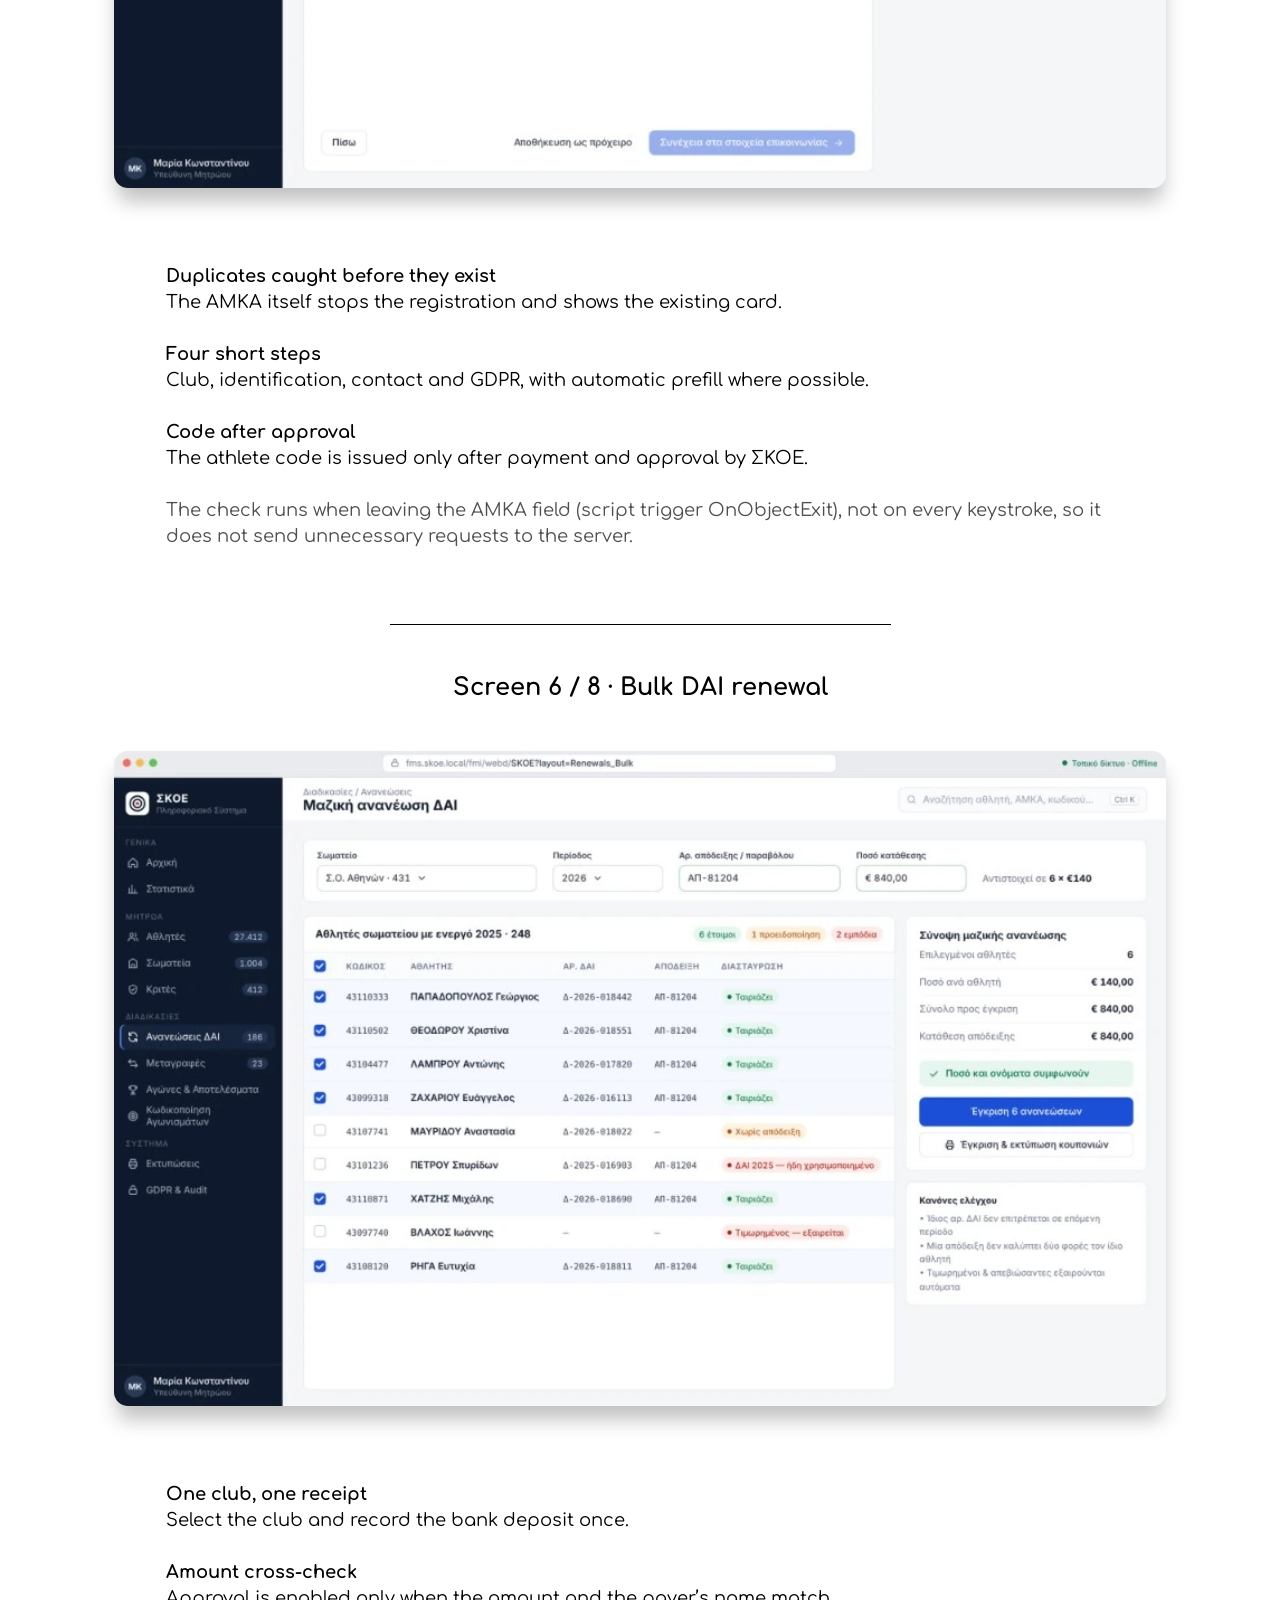
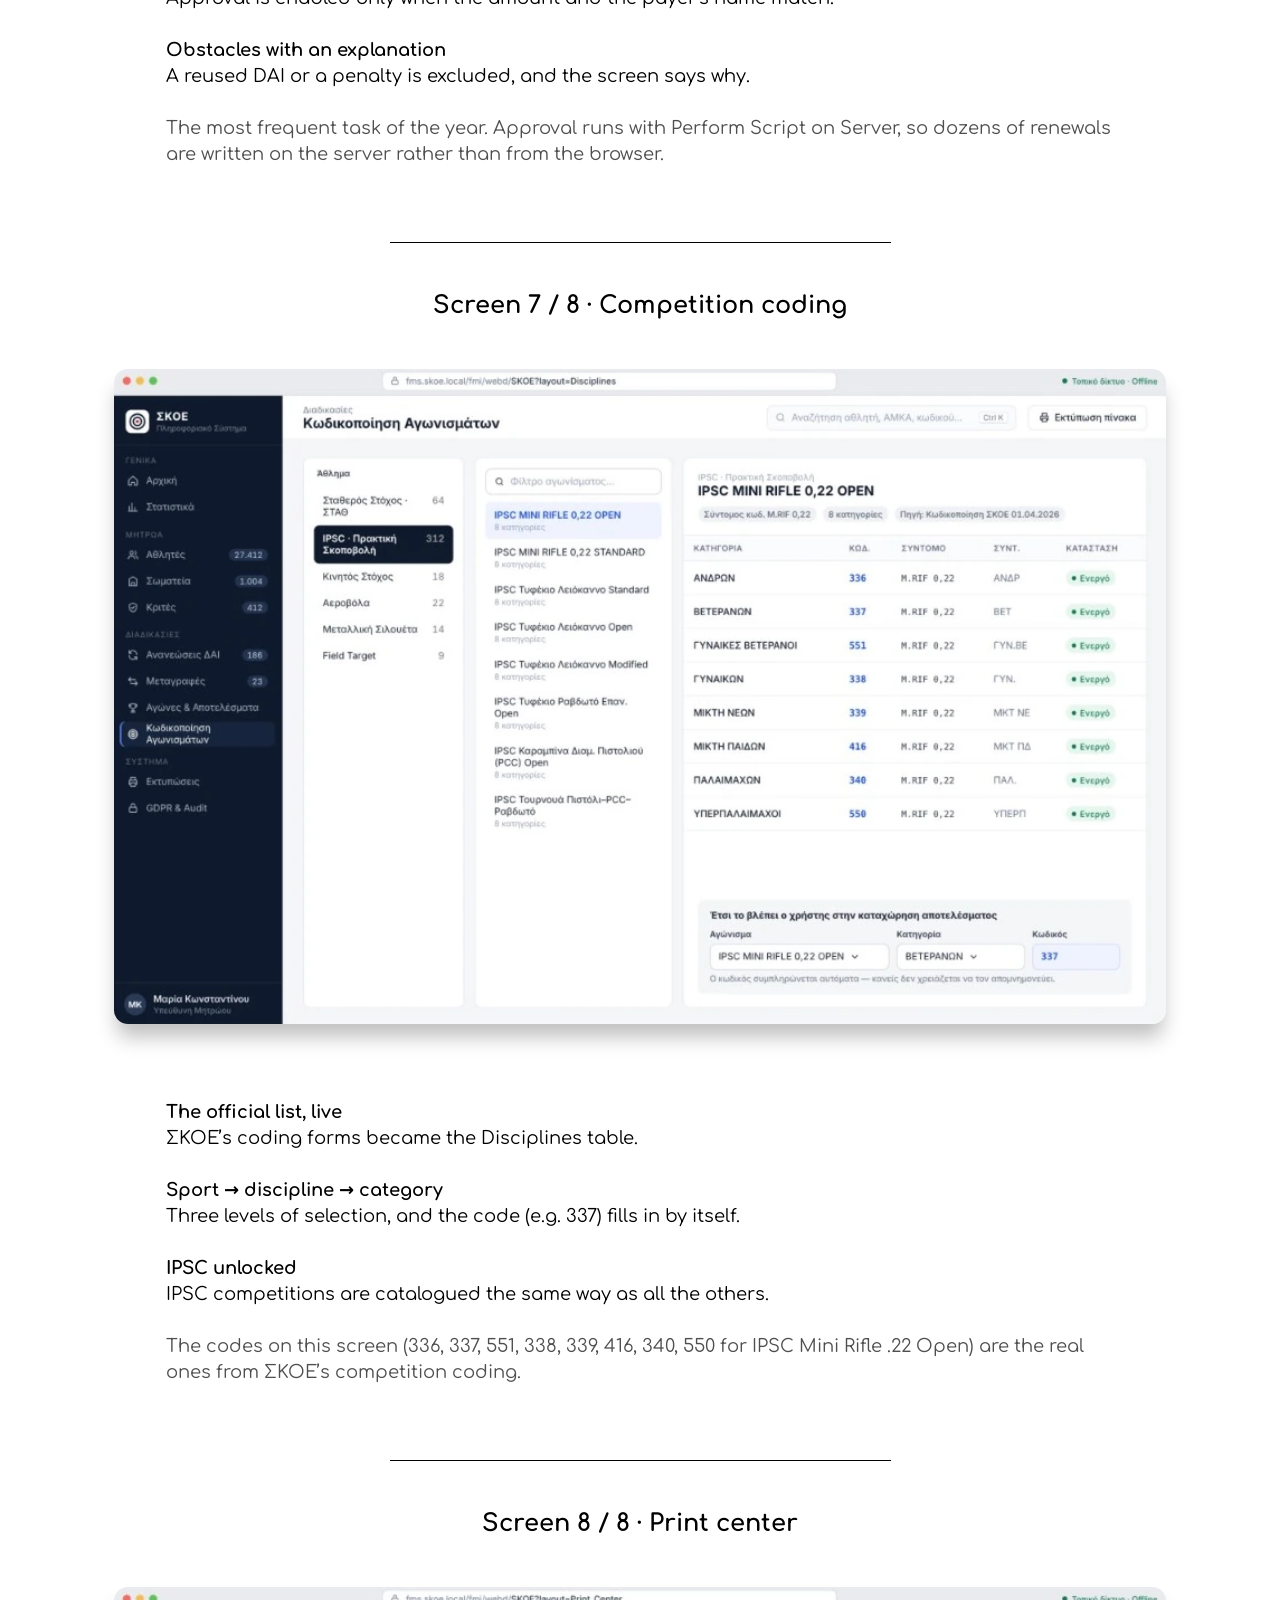
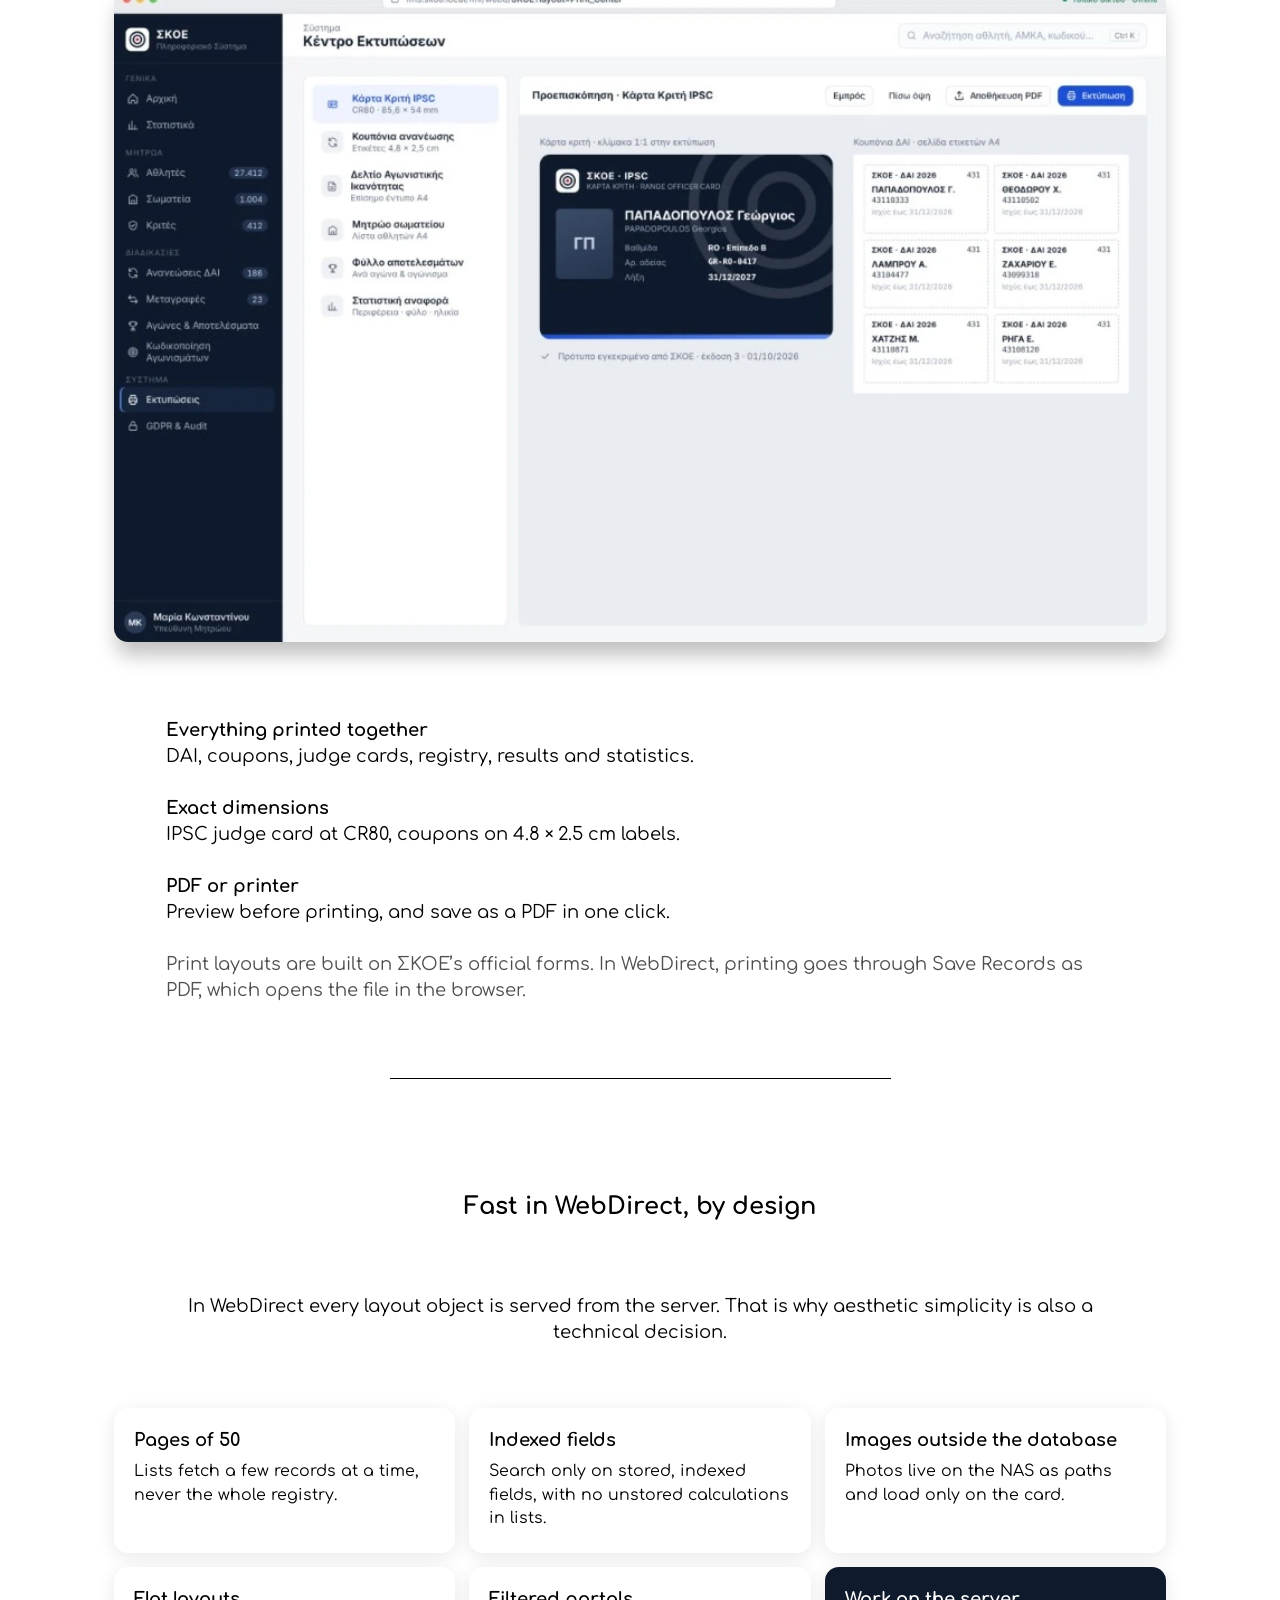
<file: skoe.html>
<!doctype html>
<html lang="en">
<head>
<meta charset="utf-8">
<meta name="viewport" content="width=device-width, initial-scale=1">
<title>SKOE Information System — John Voultsis</title>
<meta name="description" content="UX/UI design and system architecture of a fully offline athlete registry for the Hellenic Shooting Federation (ΣΚΟΕ), built on FileMaker Server and WebDirect.">
<meta name="theme-color" content="#ffffff">
<meta property="og:type" content="website">
<meta property="og:title" content="SKOE Information System — John Voultsis">
<meta property="og:description" content="UX/UI design and system architecture of a fully offline athlete registry for the Hellenic Shooting Federation (ΣΚΟΕ), built on FileMaker Server and WebDirect.">
<meta property="og:url" content="https://johnvoultsis.github.io/portfolio/skoe.html">
<meta property="og:site_name" content="John Voultsis">
<meta property="og:image" content="https://johnvoultsis.github.io/portfolio/images/og/skoe.jpg">
<meta property="og:image:width" content="1200">
<meta property="og:image:height" content="630">
<meta name="twitter:card" content="summary_large_image">
<link rel="preload" href="fonts/comfortaa-latin-500-normal.woff2" as="font" type="font/woff2" crossorigin>
<link rel="stylesheet" href="css/style.css">
<link rel="icon" href="data:,">
</head>
<body class="w-gwc" data-nav="work">
<a class="skip-link" href="#main">Skip to content</a>
<header class="site-header">
  <div class="site-header__inner">
    <a class="site-header__brand" href="index.html" aria-label="John Voultsis, home"><img src="images/jv-logo.webp" alt="John Voultsis" width="370" height="240"></a>
    <button class="nav-toggle" type="button" aria-expanded="false" aria-controls="site-nav" aria-label="Menu"><span></span><span></span><span></span></button>
    <nav id="site-nav" aria-label="Main">
      <a href="index.html#work" data-nav="work">Work</a>
      <a href="about.html" data-nav="about">About</a>
      <a class="cv" href="https://drive.google.com/file/d/1XTFdHeBiE6ABi1L90TjCSVqlWoXJlrY3/view?usp=sharing" target="_blank" rel="noopener">CV</a>
    </nav>
  </div>
</header>
<main id="main" class="page flow">

  <section class="project-info">
    <div class="project-info__about">
      <h1 class="project-info__title">SKOE Information System</h1>
      <p class="project-info__lead">One registry. One truth for every athlete. SKOE is the new information system of the Hellenic Shooting Federation (ΣΚΟΕ): an athlete registry built on FileMaker Server and WebDirect that runs fully offline, replacing a desktop application from 1996.</p>
    </div>
    <div class="project-info__tasks">
      <p class="b">Tasks</p>
      <ul>
        <li>Research</li>
        <li>UX UI design</li>
        <li>System architecture</li>
        <li>Database design</li>
        <li>Design system</li>
        <li>Print layouts</li>
      </ul>
    </div>
  </section>

  <div class="sk-hero"><img src="images/skoe/home.webp" alt="SKOE dashboard: key figures, renewals per month and a pending-items list" width="941" height="586"></div>

  <section class="overview overview--gwc" aria-labelledby="ov">
    <h2 class="overview__label" id="ov">Overview</h2>
    <div class="overview__text">
      <p>The Federation’s staff were working in a 1996 Windows application that froze, allowed duplicate athlete cards and could not reissue documents. I designed the replacement end to end: the research into the 12 problems the staff had officially recorded, the offline architecture, the data model, the design system and eight core screens.</p>
      <p>The result is a light, calm interface that runs in the browser on the Federation’s existing PCs, with no cloud, no external plugins and no connection to the internet. Presented to the Federation’s management in October 2026.</p>
    </div>
  </section>

  <div class="rule rule--gap-sm" role="presentation"></div>
  <h2 class="section-title section-title--lg">The problem: a 1996 system and 12 documented complaints</h2>
  <section class="copy copy--center"><p>Six of the 12 problems the Federation’s staff officially recorded. Each one corresponds to a specific screen of the new system.</p></section>
  <div class="sk-cards sk-cards--3"><div class="sk-card"><h3>Duplicate cards</h3><p>Two athlete IDs (DAI) for the same athlete, incompatible dates and no GDPR handling.</p></div><div class="sk-card"><h3>No reissue</h3><p>DAI and coupons cannot be reissued, and IPSC judge cards cannot be printed.</p></div><div class="sk-card"><h3>Renewals one by one</h3><p>About 27,000 active DAI in 2025, with no way to register them in bulk.</p></div><div class="sk-card"><h3>Payments without checks</h3><p>No cross-checking of receipts and names: risk of double entry.</p></div><div class="sk-card"><h3>No status flags</h3><p>Penalized, struck-off, deceased or disabled (AMEA) athletes do not show in the registry.</p></div><div class="sk-card"><h3>Unstable</h3><p>The program freezes, and simple lists take many steps.</p></div></div>

  <div class="rule rule--gap-sm" role="presentation"></div>
  <h2 class="section-title section-title--lg">Three constraints that shaped every design decision</h2>
  <section class="copy copy--center"><p>Air-gap, WebDirect and scale. These three constraints explain why the interface is light: every element is served from the server to the browser.</p></section>
  <div class="sk-stats">
    <div><strong>0</strong><h3>connections to the internet</h3><p>Air-gapped network. No cloud solution, API or external plugins.</p></div>
    <div><strong>15</strong><h3>users in the browser</h3><p>FileMaker WebDirect: no installation, and every layout is designed for speed.</p></div>
    <div><strong>200k+</strong><h3>athletes over time</h3><p>Today about 50,000 records and about 1,000 clubs, designed for four times that volume.</p></div>
  </div>

  <div class="rule rule--gap-sm" role="presentation"></div>
  <h2 class="section-title section-title--lg">Four principles, one for each pain of the old system</h2>
  <section class="copy copy--center"><p>The principles came directly from the recorded problems. They come back on every screen that follows.</p></section>
  <div class="sk-cards sk-cards--2"><div class="sk-card"><span class="sk-card__num">1</span><h3>One card per person</h3><p>AMKA (Greek social security number), full name with date of birth, and ID card number are checked before saving.</p></div><div class="sk-card"><span class="sk-card__num">2</span><h3>Nothing is deleted</h3><p>Archiving instead of deletion. Every change goes into an audit log with the user and the time.</p></div><div class="sk-card"><span class="sk-card__num">3</span><h3>Select, don’t memorize</h3><p>Competition codes, clubs and types come from lists, and the code fills in by itself.</p></div><div class="sk-card"><span class="sk-card__num">4</span><h3>Every document, again</h3><p>DAI, coupons and judge cards can be reissued at any moment, with a trace.</p></div></div>

  <div class="rule rule--gap-sm" role="presentation"></div>
  <h2 class="section-title section-title--lg">A closed network from the browser to the backup</h2>
  <section class="copy copy--center"><p>The browser talks only to FileMaker Server on the internal network. Photos live on the NAS, and the database stores only the file path, so it stays light.</p></section>
  <div class="sk-arch">
    <div class="sk-node"><h3>Workstations</h3><p>15 users in the browser, WebDirect</p></div>
    <span class="sk-arrow" aria-hidden="true">→</span>
    <div class="sk-node"><h3>Managed switch</h3><p>“Blue” network only for FileMaker</p></div>
    <span class="sk-arrow" aria-hidden="true">→</span>
    <div class="sk-node sk-node--dark"><h3>Mac Mini M4</h3><p>FileMaker Server, UPS</p></div>
    <span class="sk-arrow" aria-hidden="true">→</span>
    <div class="sk-node"><h3>Synology NAS</h3><p>RAID backups, photos</p></div>
  </div>
  <div class="sk-callout"><p><b>“Red” network: email, accounting, MyData/AADE.</b> A separate network card on every workstation. The separation is physical, not just a policy.</p></div>

  <div class="rule rule--gap-sm" role="presentation"></div>
  <h2 class="section-title section-title--lg">The athlete at the center, their history around them</h2>
  <section class="copy copy--center"><p>Eight tables. Renewals replace the lost history: every year is a new record, so a DAI number is never reused.</p></section>
  <div class="sk-cards sk-cards--4"><div class="sk-card sk-card--dark"><h3>Athletes</h3><p>One person record, 38+ fields, flags, GDPR.</p></div><div class="sk-card"><h3>Renewals</h3><p>One per year: DAI, payment, approval.</p></div><div class="sk-card"><h3>Clubs</h3><p>About 1,000 clubs and their Regional Committee.</p></div><div class="sk-card"><h3>Transfers</h3><p>Transfers with a history of approvals.</p></div><div class="sk-card"><h3>Judges</h3><p>Judges, licences, IPSC card.</p></div><div class="sk-card"><h3>Competitions</h3><p>Competition events per period.</p></div><div class="sk-card"><h3>Results</h3><p>Scoring, ranking, medal.</p></div><div class="sk-card"><h3>Disciplines</h3><p>The official coding of the events.</p></div></div>
  <section class="copy copy--center"><p>Every table automatically keeps <b>CreatedBy, CreatedDate, ModifiedBy and ModifiedDate</b>. Photos and medical documents are stored as paths on the NAS.</p></section>

  <div class="rule rule--gap-sm" role="presentation"></div>
  <h2 class="section-title section-title--lg">A design system that is institutional, calm and light for the browser</h2>
  <section class="copy copy--center"><p>An athlete’s status is always stated in words and color together, never by color alone. The same indicator system is used in lists, cards and printouts.</p></section>
  <div class="sk-ds">
    <div class="sk-swatches">
      <div><i style="background:#0F1B2D"></i><b>Navy</b><span>#0F1B2D</span></div>
      <div><i style="background:#1B4FD8"></i><b>Accent</b><span>#1B4FD8</span></div>
      <div><i style="background:#F5F6F8;box-shadow:inset 0 0 0 1px #e3e5e8"></i><b>Surface</b><span>#F5F6F8</span></div>
      <div><i style="background:#0F7B4E"></i><b>Active</b><span>#0F7B4E</span></div>
      <div><i style="background:#B45309"></i><b>Pending</b><span>#B45309</span></div>
      <div><i style="background:#B42318"></i><b>Danger</b><span>#B42318</span></div>
    </div>
    <div class="sk-type">
      <p class="sk-type__sample" aria-hidden="true">Aa Ωω 0123</p>
      <p><b>Inter</b> in four sizes (19 · 14 · 13 · 11.5 px on screen), with tabular numbers for codes and amounts. Full support for Greek.</p>
      <p class="sk-chips"><span class="c-green">Active</span><span class="c-amber">DAI pending</span><span class="c-red">Penalized</span><span class="c-indigo">Awaiting approval</span><span class="c-grey">Deceased</span></p>
      <p>Flat colors, thin outlines and SVG icons, with no gradients or heavy shadows that would burden WebDirect.</p>
    </div>
  </div>
  <section class="copy copy--center sk-lang"><p class="sk-note">The product interface in the screens below is in Greek, because it is built for the Federation’s Greek-speaking staff.</p></section>

  <div class="rule rule--none" role="presentation"></div>
  <h2 class="section-title section-title--lg">Screen 1 / 8 · Sign in</h2>
  <div class="sk-shot"><img src="images/skoe/login.webp" alt="Sign-in screen with the system’s identity on the left and the login form on the right" width="941" height="586" loading="lazy" decoding="async"></div>
  <section class="copy">
    <p class="sp"><span class="b">Local network only</span><br>The “Offline” indicator is permanent: the system never leaves the internal network.</p><p class="sp"><span class="b">Role-based accounts</span><br>Privilege sets for Administrator, Registry, Secretariat and Read-only.</p><p class="sp"><span class="b">Session timeout</span><br>Logout after 30 minutes of inactivity, with a notice to the user.</p>
    <p class="sp sk-note">The first point of contact. On the left is the identity of the system, on the right only what is needed to sign in. The timeout and the audit log are already mentioned here.</p>
  </section>
  <div class="rule rule--none" role="presentation"></div>
  <h2 class="section-title section-title--lg">Screen 2 / 8 · Home</h2>
  <div class="sk-shot"><img src="images/skoe/home.webp" alt="Home dashboard with key figures, a monthly renewals chart and the pending-items list" width="941" height="586" loading="lazy" decoding="async"></div>
  <section class="copy">
    <p class="sp"><span class="b">The day at a glance</span><br>Active athletes, renewals pending, DAI expiring soon.</p><p class="sp"><span class="b">Pending items first</span><br>Duplicates, transfers, medical certificates and judge licences, one click from the list.</p><p class="sp"><span class="b">Regional view</span><br>Renewals per month and active athletes per Regional Committee.</p>
    <p class="sp sk-note">The numbers on screen are indicative data. Totals are calculated with stored summary fields so the home screen loads fast in WebDirect.</p>
  </section>
  <div class="rule rule--none" role="presentation"></div>
  <h2 class="section-title section-title--lg">Screen 3 / 8 · Athletes registry</h2>
  <div class="sk-shot"><img src="images/skoe/athletes.webp" alt="Athletes registry list with search, filters, status chips and bulk actions" width="941" height="586" loading="lazy" decoding="async"></div>
  <section class="copy">
    <p class="sp"><span class="b">One search field</span><br>Name, AMKA or code in the same field, with filters for club and period.</p><p class="sp"><span class="b">Status in words</span><br>Active, DAI pending, Penalized, Deceased: visible on every row.</p><p class="sp"><span class="b">Bulk actions</span><br>Renew, change status, print and export to CSV for whoever you select.</p>
    <p class="sp sk-note">The list loads 50 records per page instead of the whole registry, so it stays fast in the browser even with 200,000 athletes.</p>
  </section>
  <div class="rule rule--none" role="presentation"></div>
  <h2 class="section-title section-title--lg">Screen 4 / 8 · Athlete card</h2>
  <div class="sk-shot"><img src="images/skoe/athlete-card.webp" alt="Athlete card with a renewals history table, status toggles and a recent-changes list" width="941" height="586" loading="lazy" decoding="async"></div>
  <section class="copy">
    <p class="sp"><span class="b">All the history, one place</span><br>Renewals, transfers, results and GDPR in tabs.</p><p class="sp"><span class="b">Reissue in one click</span><br>Every DAI can be reprinted from the history.</p><p class="sp"><span class="b">Flags and trace</span><br>Five status toggles and the latest changes, with user and time.</p>
    <p class="sp sk-note">The card solves three of the old problems at once: lost history, no way to reissue, and no status flags. The AMKA appears masked.</p>
  </section>
  <div class="rule rule--none" role="presentation"></div>
  <h2 class="section-title section-title--lg">Screen 5 / 8 · New athlete</h2>
  <div class="sk-shot"><img src="images/skoe/new-athlete.webp" alt="New-athlete form on step 2 of 4, showing a duplicate warning for an existing AMKA" width="941" height="586" loading="lazy" decoding="async"></div>
  <section class="copy">
    <p class="sp"><span class="b">Duplicates caught before they exist</span><br>The AMKA itself stops the registration and shows the existing card.</p><p class="sp"><span class="b">Four short steps</span><br>Club, identification, contact and GDPR, with automatic prefill where possible.</p><p class="sp"><span class="b">Code after approval</span><br>The athlete code is issued only after payment and approval by ΣΚΟΕ.</p>
    <p class="sp sk-note">The check runs when leaving the AMKA field (script trigger OnObjectExit), not on every keystroke, so it does not send unnecessary requests to the server.</p>
  </section>
  <div class="rule rule--none" role="presentation"></div>
  <h2 class="section-title section-title--lg">Screen 6 / 8 · Bulk DAI renewal</h2>
  <div class="sk-shot"><img src="images/skoe/bulk-renewal.webp" alt="Bulk renewal screen listing a club’s athletes with a payment summary panel" width="941" height="586" loading="lazy" decoding="async"></div>
  <section class="copy">
    <p class="sp"><span class="b">One club, one receipt</span><br>Select the club and record the bank deposit once.</p><p class="sp"><span class="b">Amount cross-check</span><br>Approval is enabled only when the amount and the payer’s name match.</p><p class="sp"><span class="b">Obstacles with an explanation</span><br>A reused DAI or a penalty is excluded, and the screen says why.</p>
    <p class="sp sk-note">The most frequent task of the year. Approval runs with Perform Script on Server, so dozens of renewals are written on the server rather than from the browser.</p>
  </section>
  <div class="rule rule--none" role="presentation"></div>
  <h2 class="section-title section-title--lg">Screen 7 / 8 · Competition coding</h2>
  <div class="sk-shot"><img src="images/skoe/disciplines.webp" alt="Competition coding screen with a sport list, discipline list and category codes" width="941" height="586" loading="lazy" decoding="async"></div>
  <section class="copy">
    <p class="sp"><span class="b">The official list, live</span><br>ΣΚΟΕ’s coding forms became the Disciplines table.</p><p class="sp"><span class="b">Sport → discipline → category</span><br>Three levels of selection, and the code (e.g. 337) fills in by itself.</p><p class="sp"><span class="b">IPSC unlocked</span><br>IPSC competitions are catalogued the same way as all the others.</p>
    <p class="sp sk-note">The codes on this screen (336, 337, 551, 338, 339, 416, 340, 550 for IPSC Mini Rifle .22 Open) are the real ones from ΣΚΟΕ’s competition coding.</p>
  </section>
  <div class="rule rule--none" role="presentation"></div>
  <h2 class="section-title section-title--lg">Screen 8 / 8 · Print center</h2>
  <div class="sk-shot"><img src="images/skoe/print-center.webp" alt="Print center previewing an IPSC judge card and a sheet of coupon labels" width="941" height="586" loading="lazy" decoding="async"></div>
  <section class="copy">
    <p class="sp"><span class="b">Everything printed together</span><br>DAI, coupons, judge cards, registry, results and statistics.</p><p class="sp"><span class="b">Exact dimensions</span><br>IPSC judge card at CR80, coupons on 4.8 × 2.5 cm labels.</p><p class="sp"><span class="b">PDF or printer</span><br>Preview before printing, and save as a PDF in one click.</p>
    <p class="sp sk-note">Print layouts are built on ΣΚΟΕ’s official forms. In WebDirect, printing goes through Save Records as PDF, which opens the file in the browser.</p>
  </section>
  <div class="rule rule--gap-sm" role="presentation"></div>
  <h2 class="section-title section-title--lg">Fast in WebDirect, by design</h2>
  <section class="copy copy--center"><p>In WebDirect every layout object is served from the server. That is why aesthetic simplicity is also a technical decision.</p></section>
  <div class="sk-cards sk-cards--3"><div class="sk-card"><h3>Pages of 50</h3><p>Lists fetch a few records at a time, never the whole registry.</p></div><div class="sk-card"><h3>Indexed fields</h3><p>Search only on stored, indexed fields, with no unstored calculations in lists.</p></div><div class="sk-card"><h3>Images outside the database</h3><p>Photos live on the NAS as paths and load only on the card.</p></div><div class="sk-card"><h3>Flat layouts</h3><p>Flat colors and SVG icons, with few objects per screen.</p></div><div class="sk-card"><h3>Filtered portals</h3><p>A few rows per portal, sorted by relationship rather than on screen.</p></div><div class="sk-card sk-card--dark"><h3>Work on the server</h3><p>Bulk actions run with Perform Script on Server on the Mac Mini M4.</p></div></div>

  <div class="rule rule--gap-sm" role="presentation"></div>
  <h2 class="section-title section-title--lg">Every old problem now has a screen</h2>
  <section class="copy copy--center"><p>A summary for management: each row is one of the officially recorded problems and the screen that solves it.</p></section>
  <div class="sk-tablewrap">
  <table class="sk-table">
    <thead><tr><th scope="col">Topic</th><th scope="col">Old system (1996)</th><th scope="col">New system</th></tr></thead>
    <tbody>
      <tr><th scope="row">Duplicates</th><td>Two DAI for the same athlete</td><td>AMKA + ID check before saving</td></tr>
      <tr><th scope="row">DAI reissue</th><td>Impossible</td><td>One click, with a trace in the history</td></tr>
      <tr><th scope="row">Renewals</th><td>One by one</td><td>Bulk, per club</td></tr>
      <tr><th scope="row">Payments</th><td>No cross-check</td><td>Amount and name checked before approval</td></tr>
      <tr><th scope="row">Athlete code</th><td>Before payment</td><td>After approval by ΣΚΟΕ</td></tr>
      <tr><th scope="row">IPSC cards</th><td>Locked</td><td>Print Center, PDF</td></tr>
      <tr><th scope="row">Flags</th><td>None</td><td>Penalized, Inactive, AMEA, Deceased</td></tr>
      <tr><th scope="row">Access</th><td>Desktop application that freezes</td><td>Browser, no installation</td></tr>
    </tbody>
  </table>
  </div>

  <section class="copy copy--center" style="padding:48px clamp(18px,19.8vw,203px) 140px">
    <h3>From 1996 to 2026.</h3>
    <p class="sp">One registry, eight screens and zero connections to the internet, for 15 staff members and tens of thousands of athletes.</p>
  </section>

</main>
<footer class="site-footer">
  <div class="site-footer__inner">
    <div class="site-footer__brand">
      <b>John Voultsis</b>
      <p>Product designer based in Athens. UX/UI, systems and brand.</p>
    </div>
    <nav aria-label="Sitemap: pages">
      <h2>Sitemap</h2>
      <ul>
        <li><a href="index.html">Home</a></li>
        <li><a href="index.html#work">Work</a></li>
        <li><a href="about.html">About</a></li>
        <li><a href="https://drive.google.com/file/d/1XTFdHeBiE6ABi1L90TjCSVqlWoXJlrY3/view?usp=sharing" target="_blank" rel="noopener">CV</a></li>
        <li><a href="index.html#contact">Contact</a></li>
      </ul>
    </nav>
    <nav aria-label="Sitemap: projects">
      <h2>Projects</h2>
      <ul>
        <li><a href="nursing-home.html">Digital Health Monitoring, Nursing Home</a></li>
        <li><a href="monthlyflavors.html">MonthlyFlavors</a></li>
        <li><a href="greekwineclub.html">GreekWineClub</a></li>
        <li><a href="skoe.html">SKOE Information System</a></li>
        <li><a href="skoe-monitor.html">SKOE 48-Hour Licence Monitor</a></li>
        <li><a href="agentic-irrigation.html">Agentic Irrigation (Case Study)</a></li>
        <li><a href="a2-rig.html">A2 Rig (Personal App)</a></li>
        <li><a href="vinyl-match.html">Vinyl Match (Personal App)</a></li>
      </ul>
    </nav>
    <div id="contact">
      <h2>Contact</h2>
      <ul>
        <li><a href="mailto:jvoultsis@gmail.com">jvoultsis@gmail.com</a></li>
        <li><a href="tel:+306951922224">+30 6951922224</a></li>
        <li><a href="https://www.linkedin.com/in/johnvoultsis/" target="_blank" rel="noopener">LinkedIn</a></li>
      </ul>
    </div>
  </div>
  <div class="site-footer__legal"><span>© 2026 John Voultsis</span><a href="#main">Back to top</a></div>
</footer>
<script src="js/main.js" defer></script>
</body>
</html>
</file>
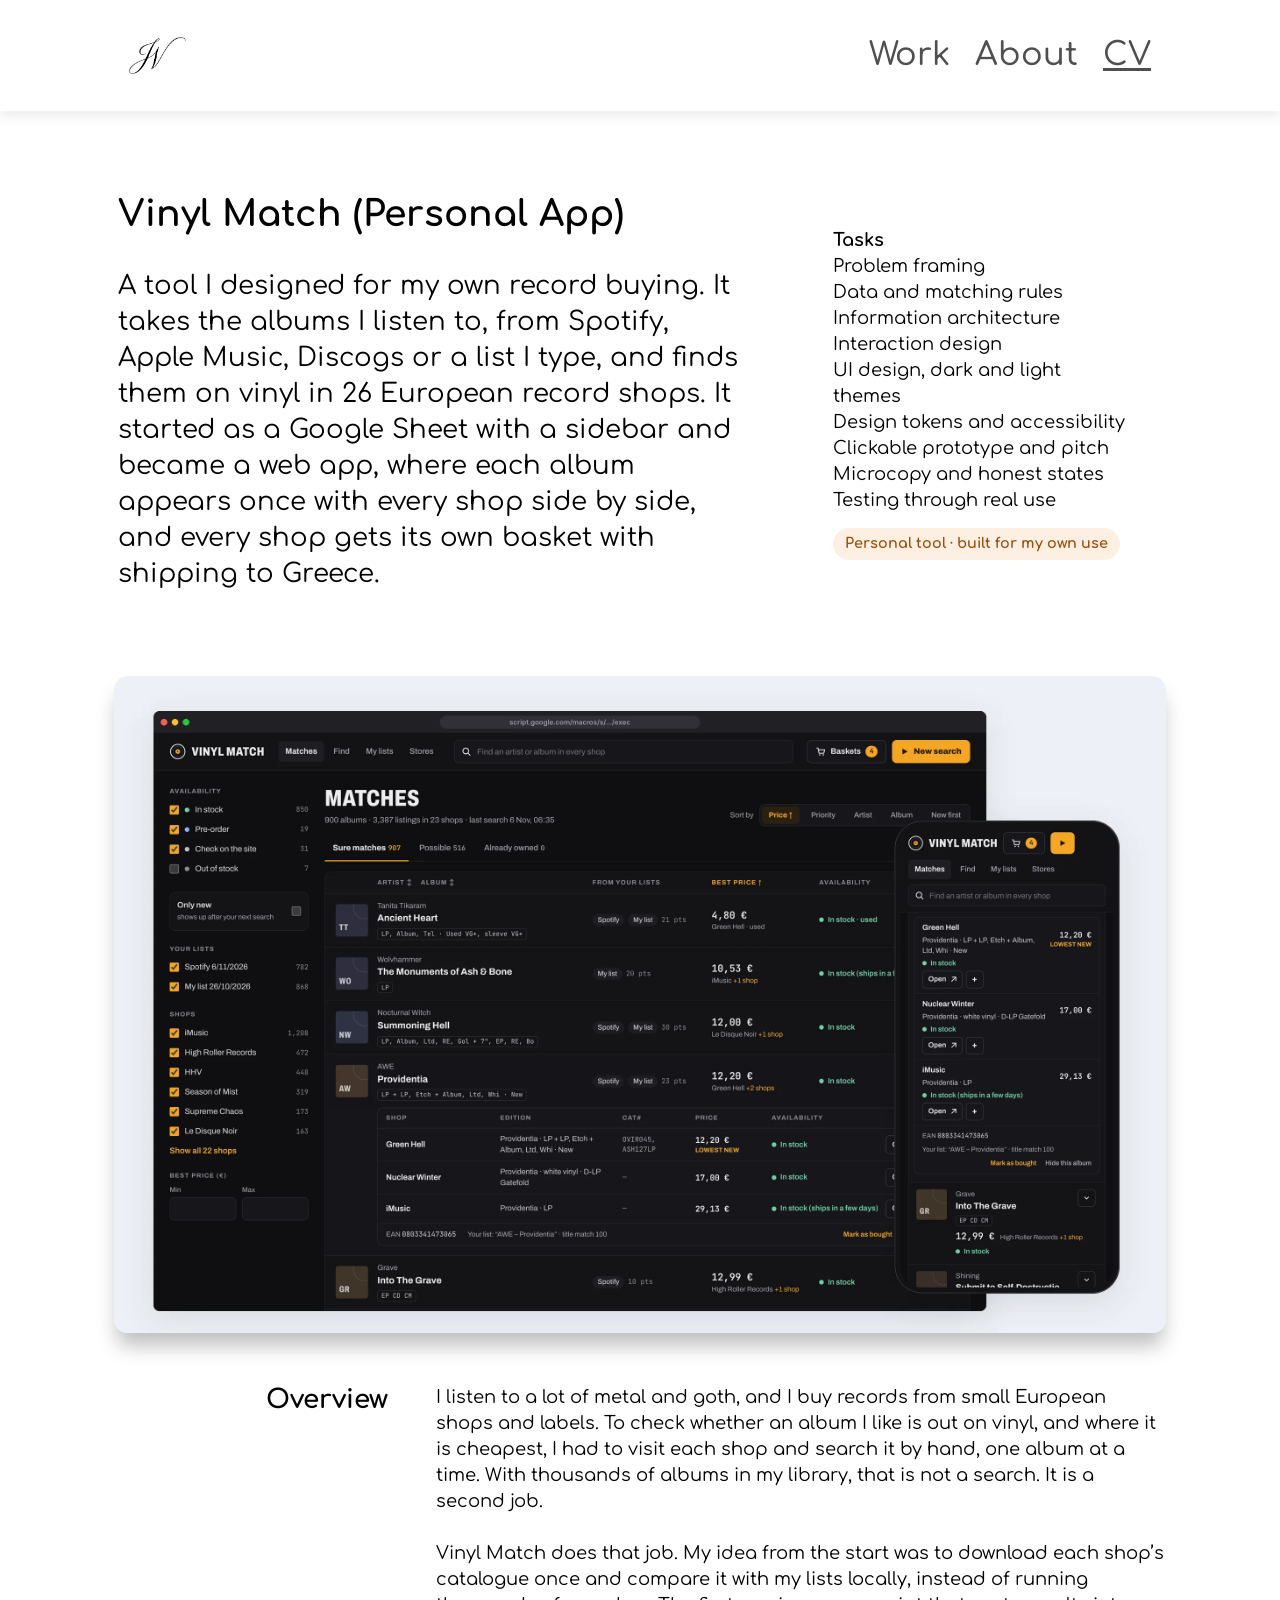
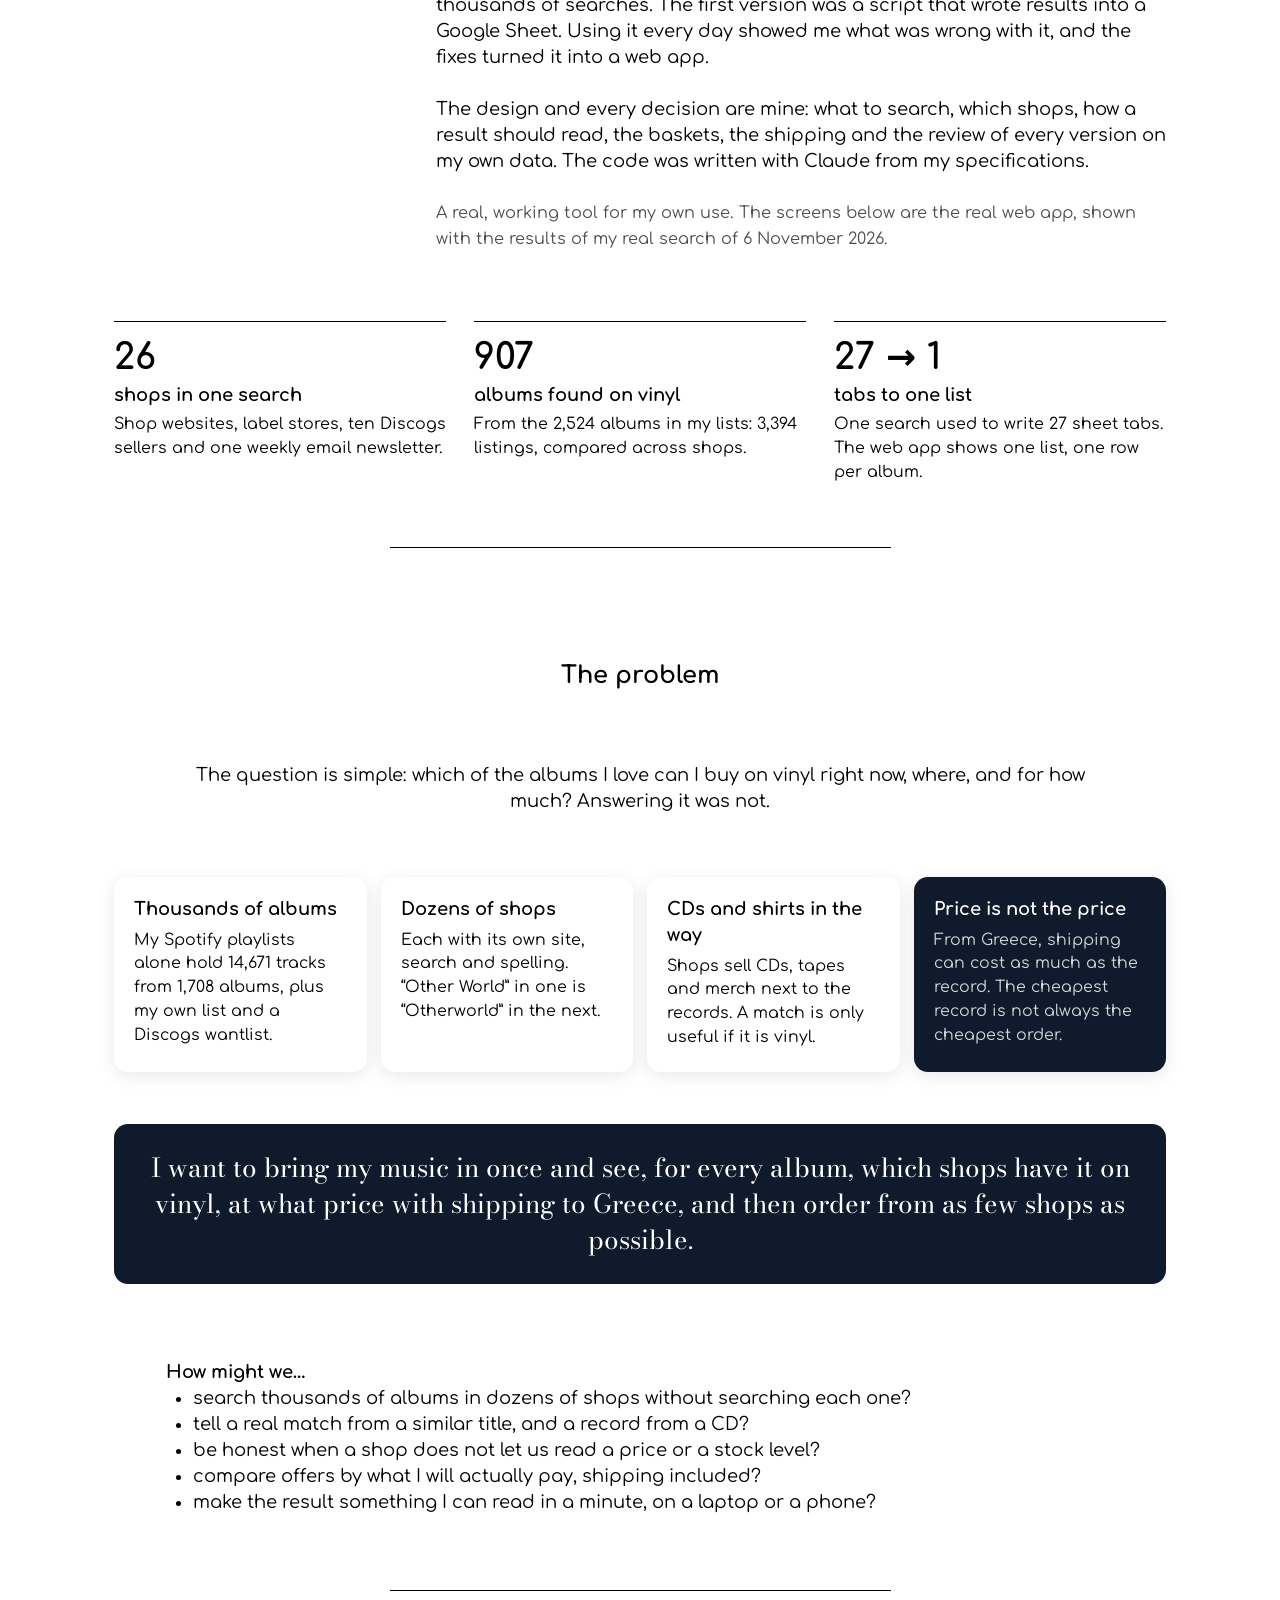
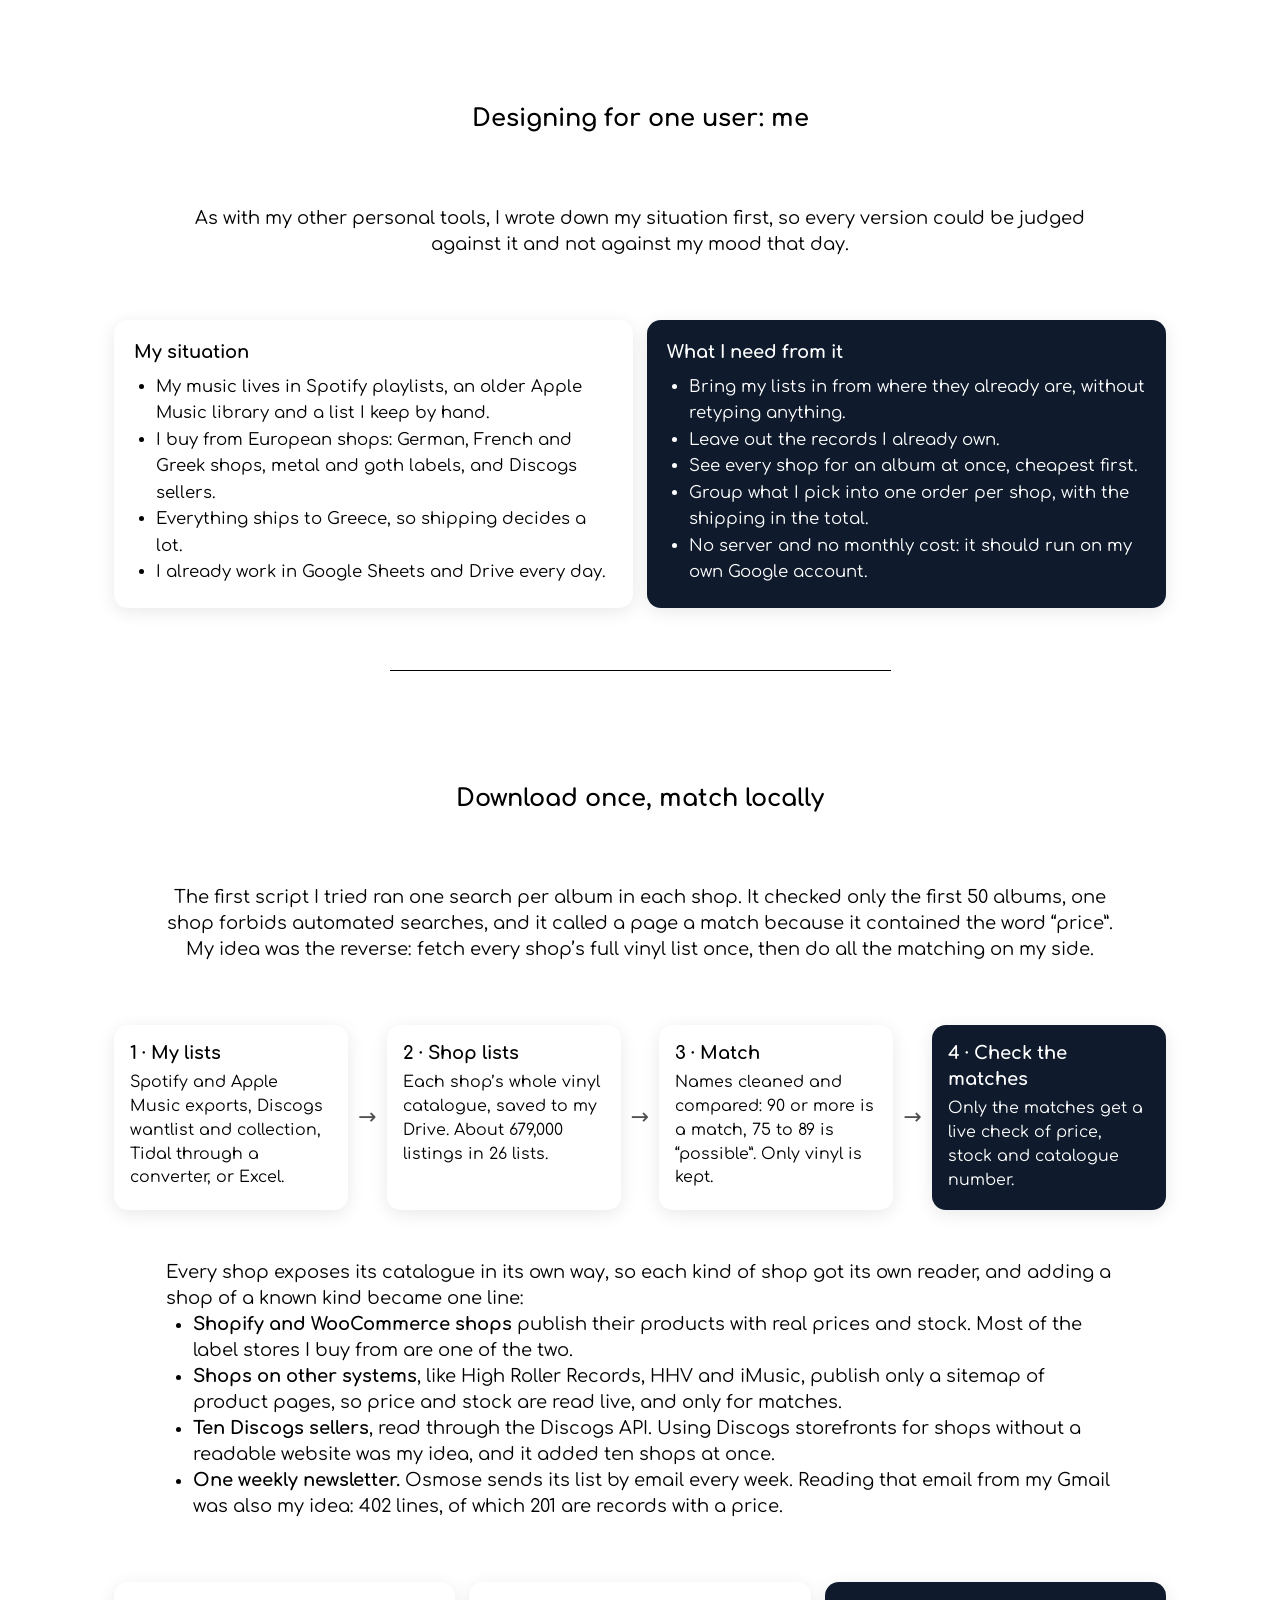
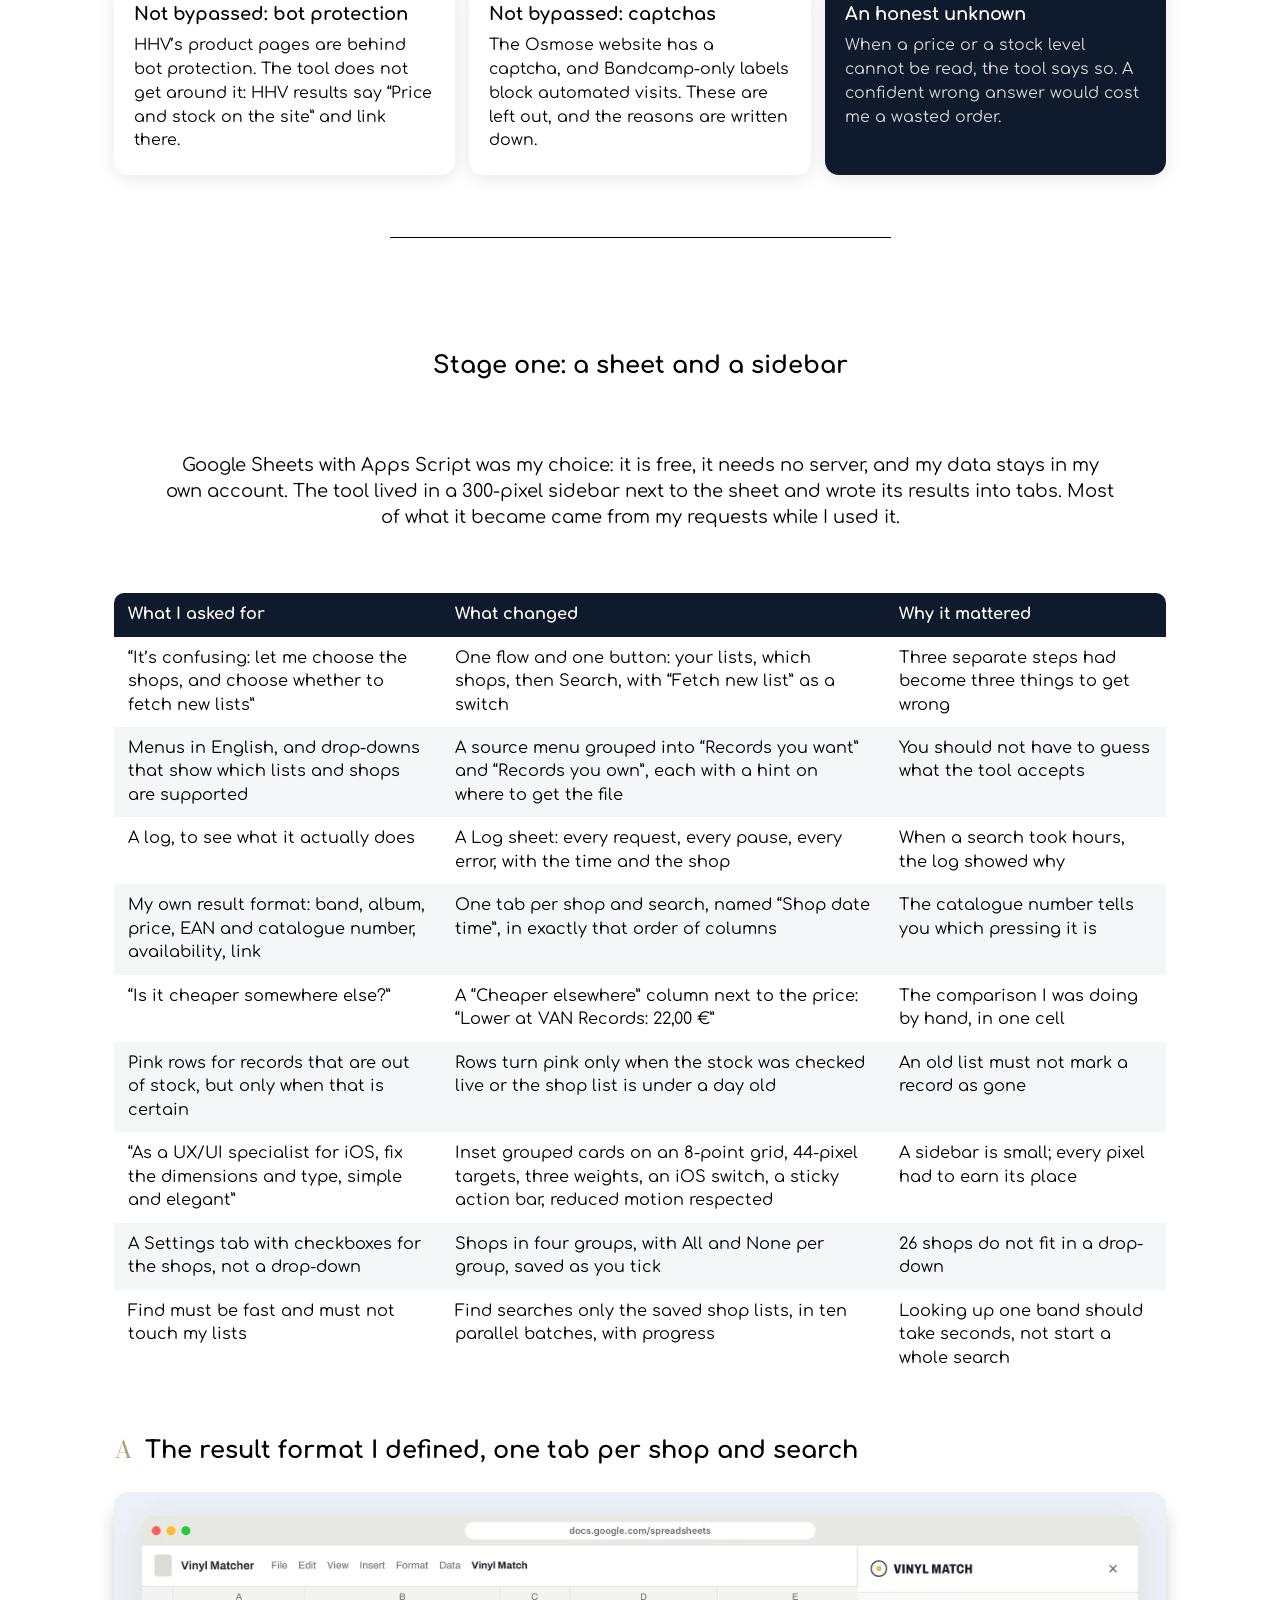
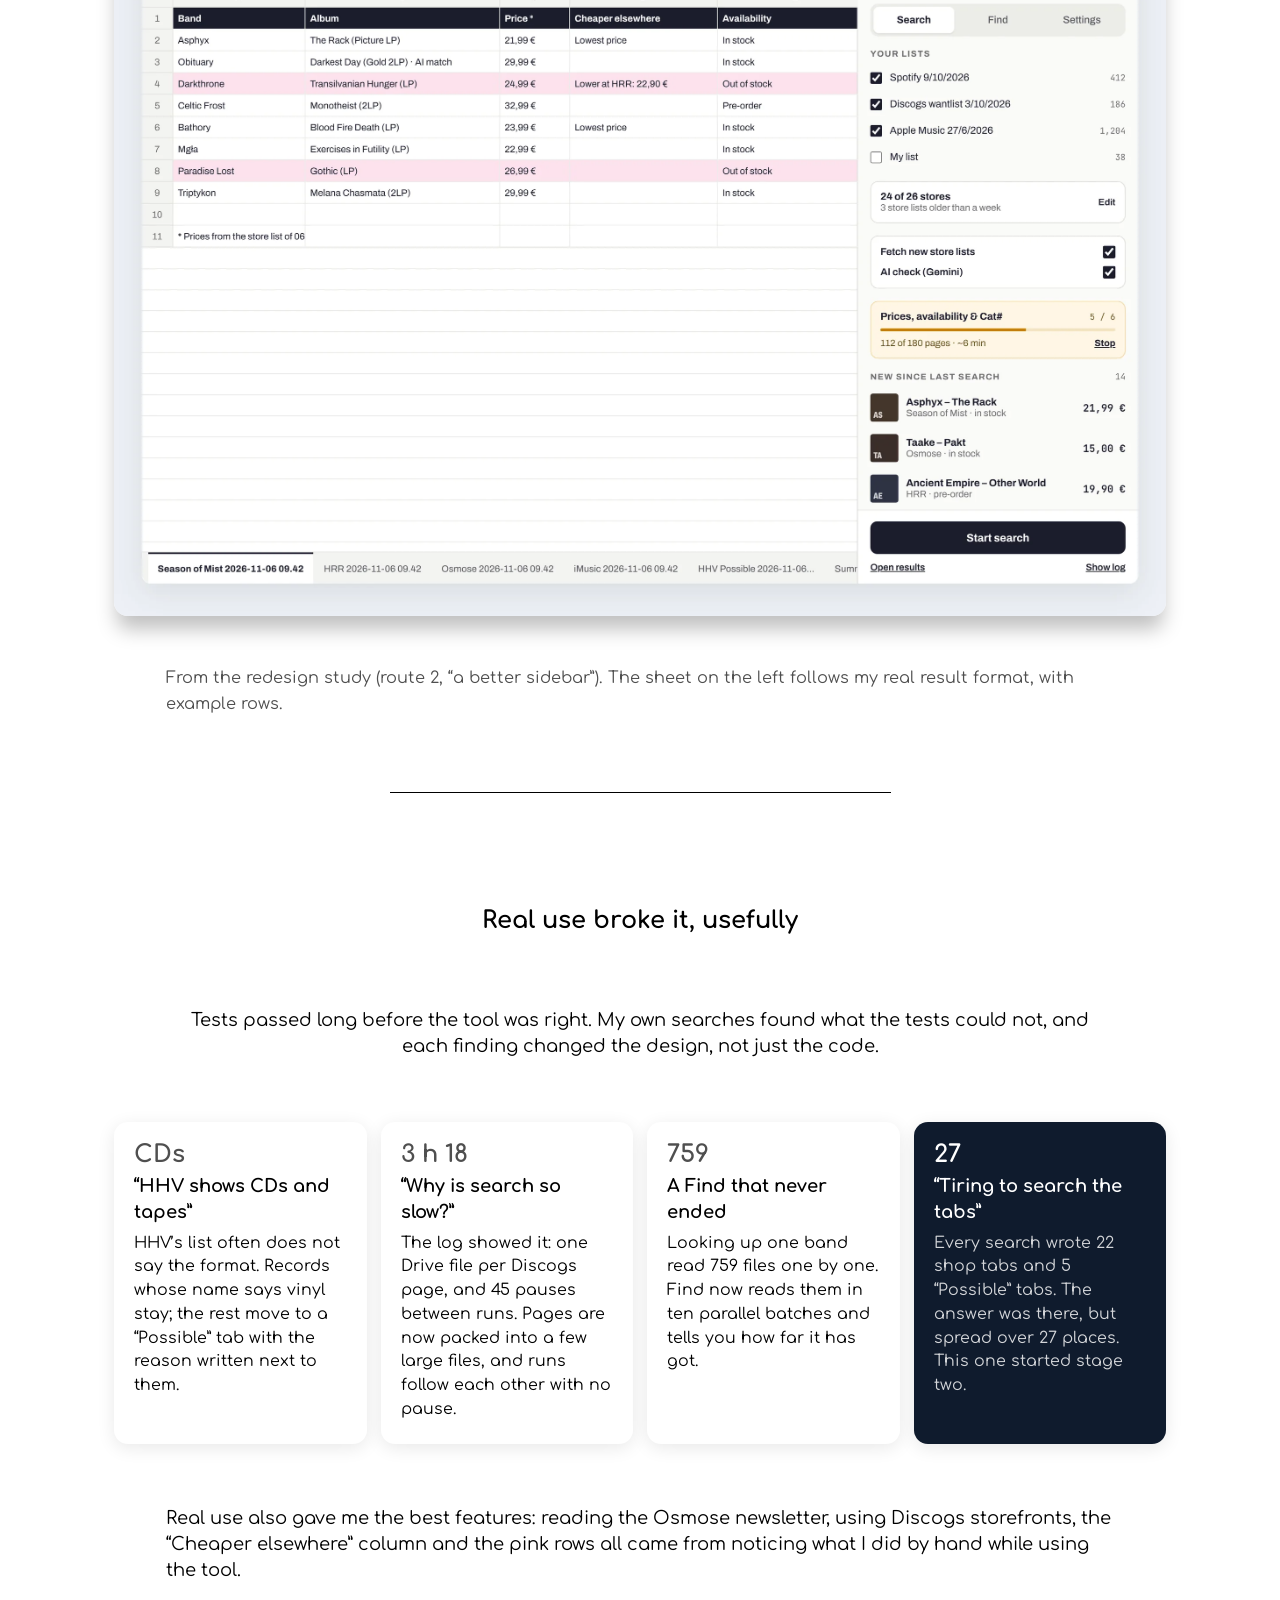
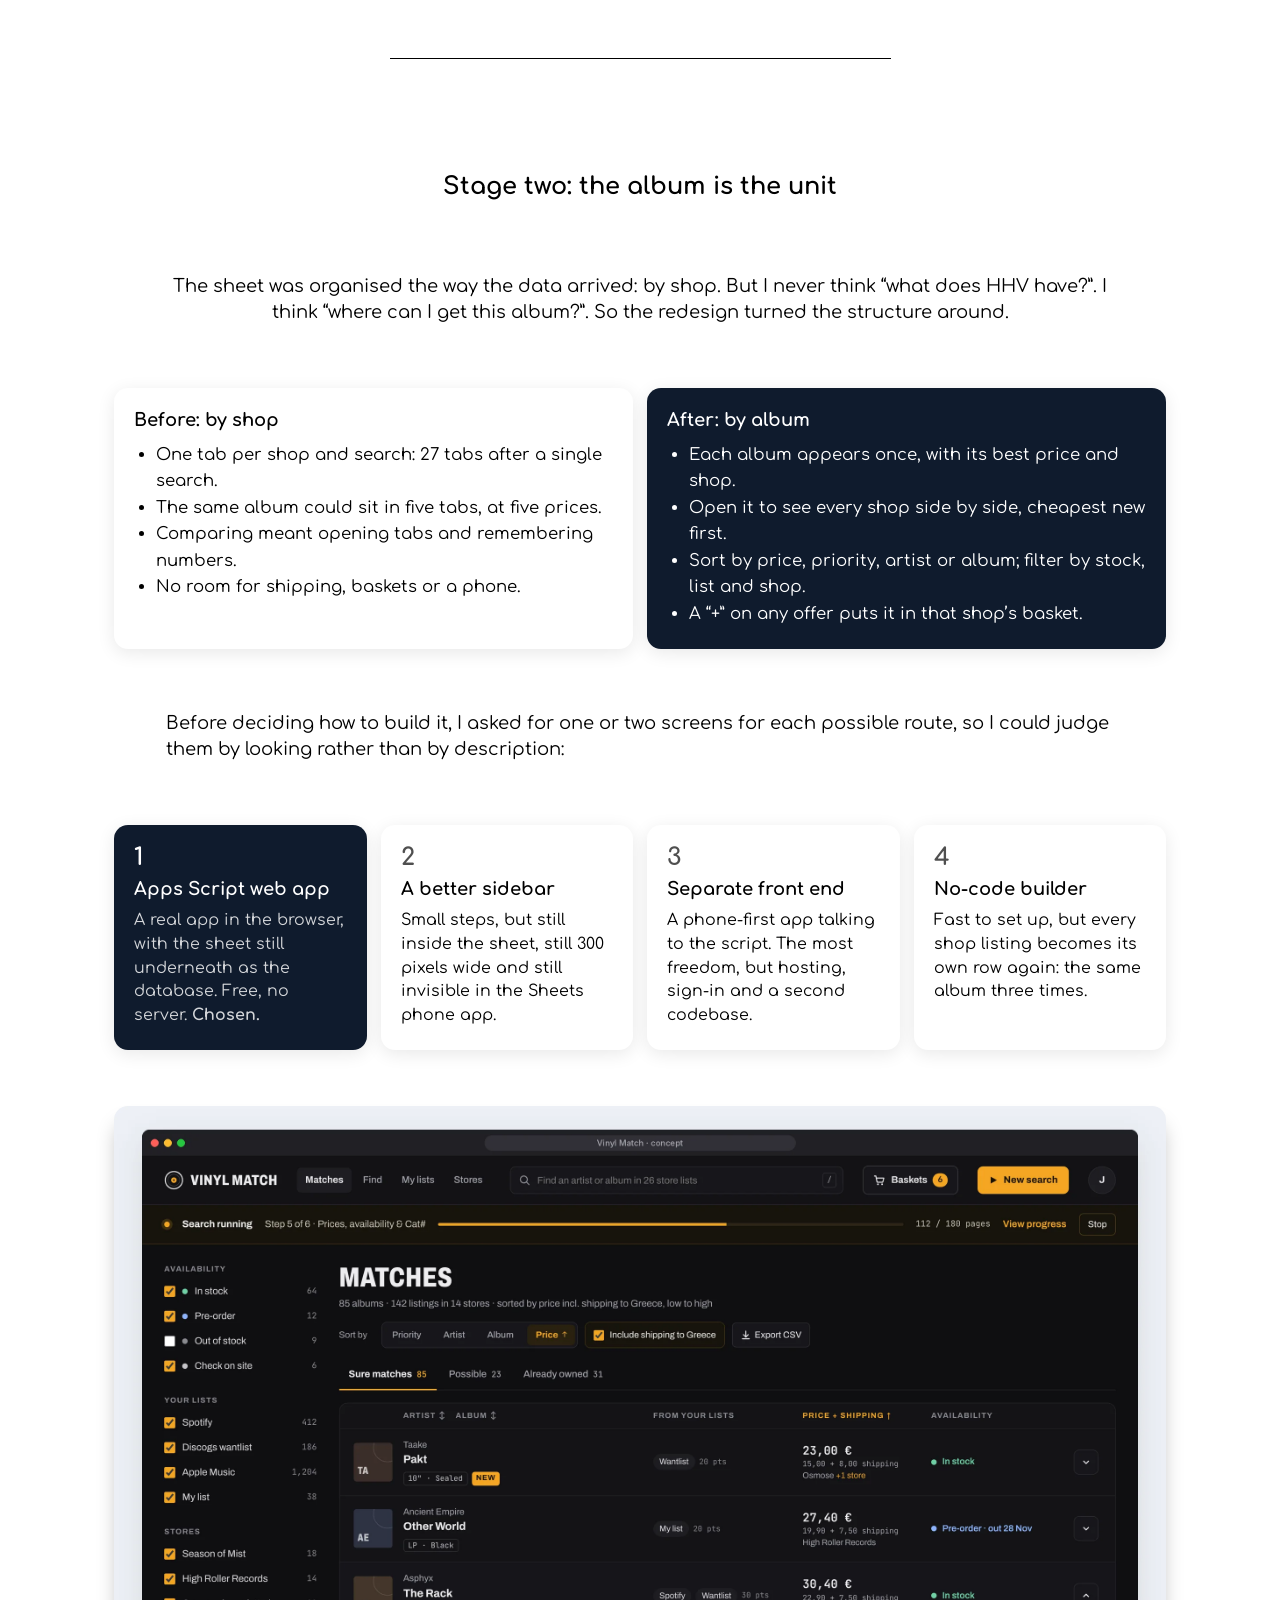
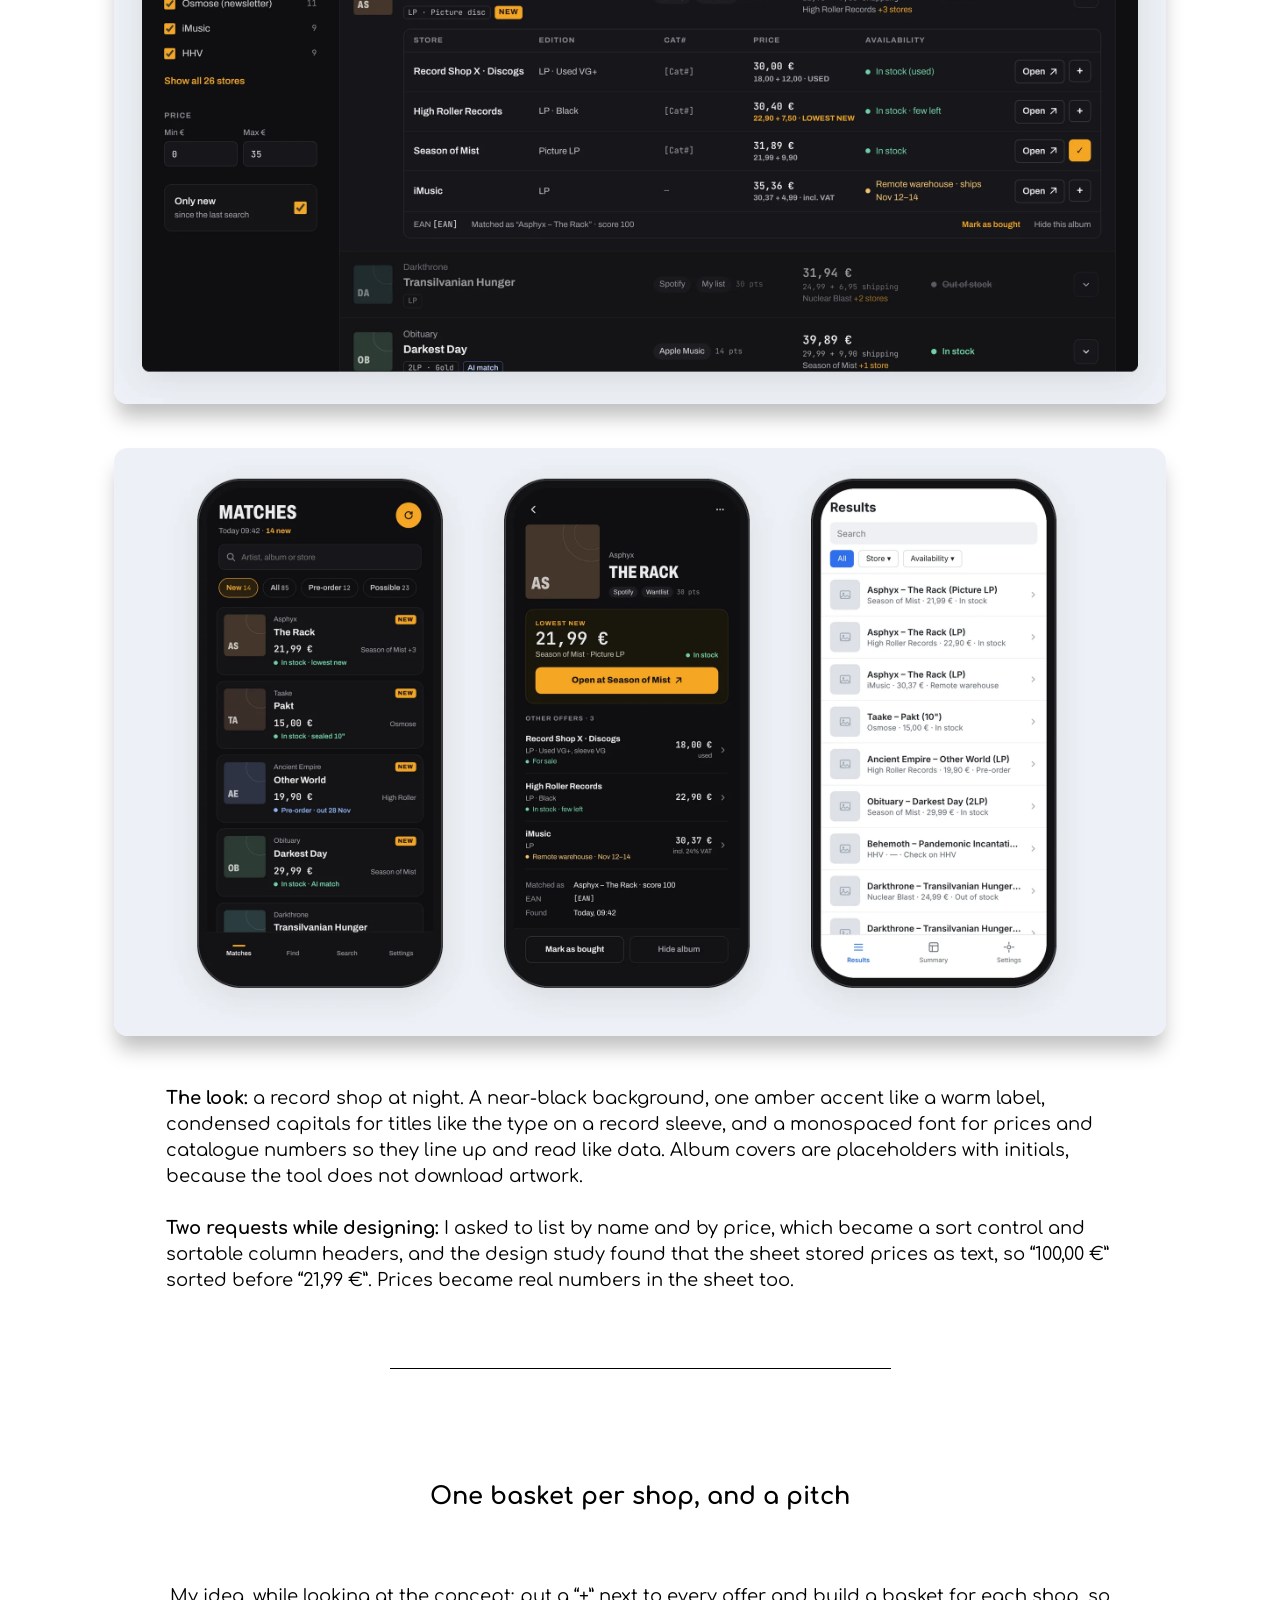
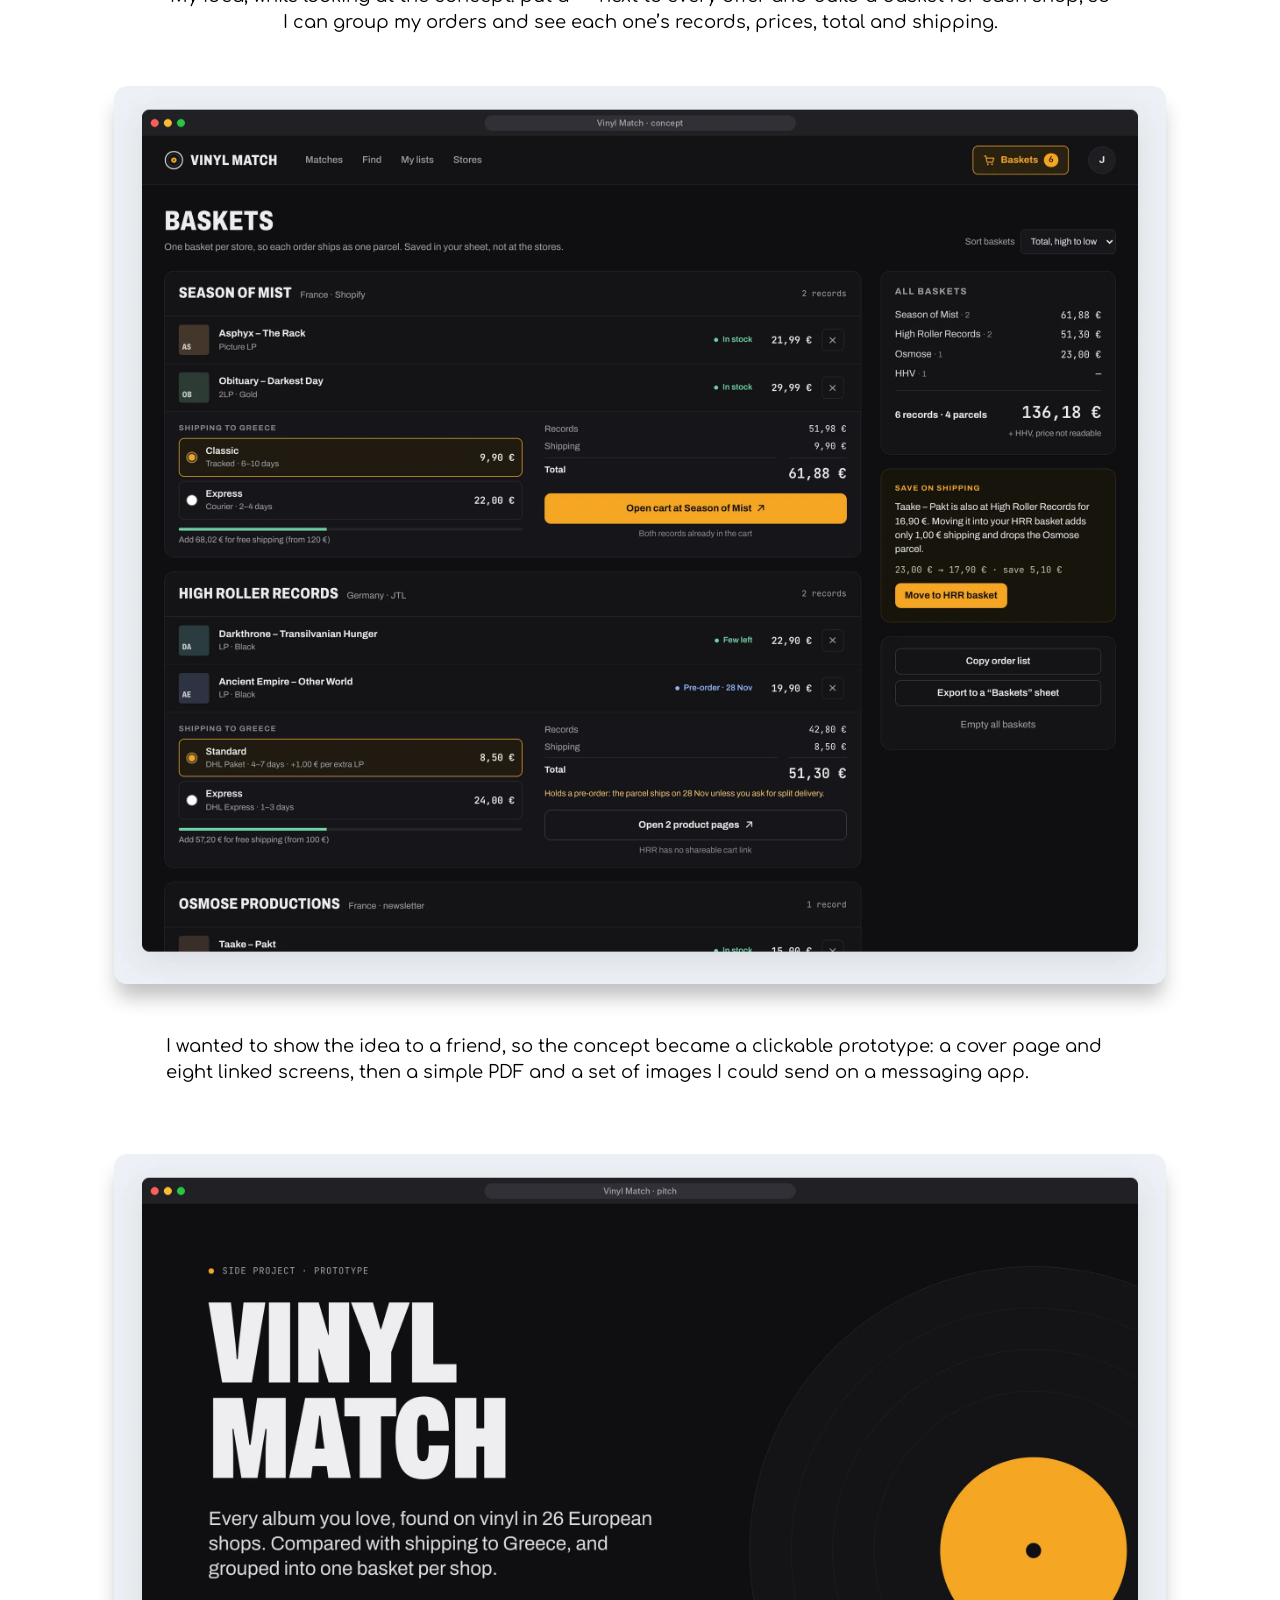
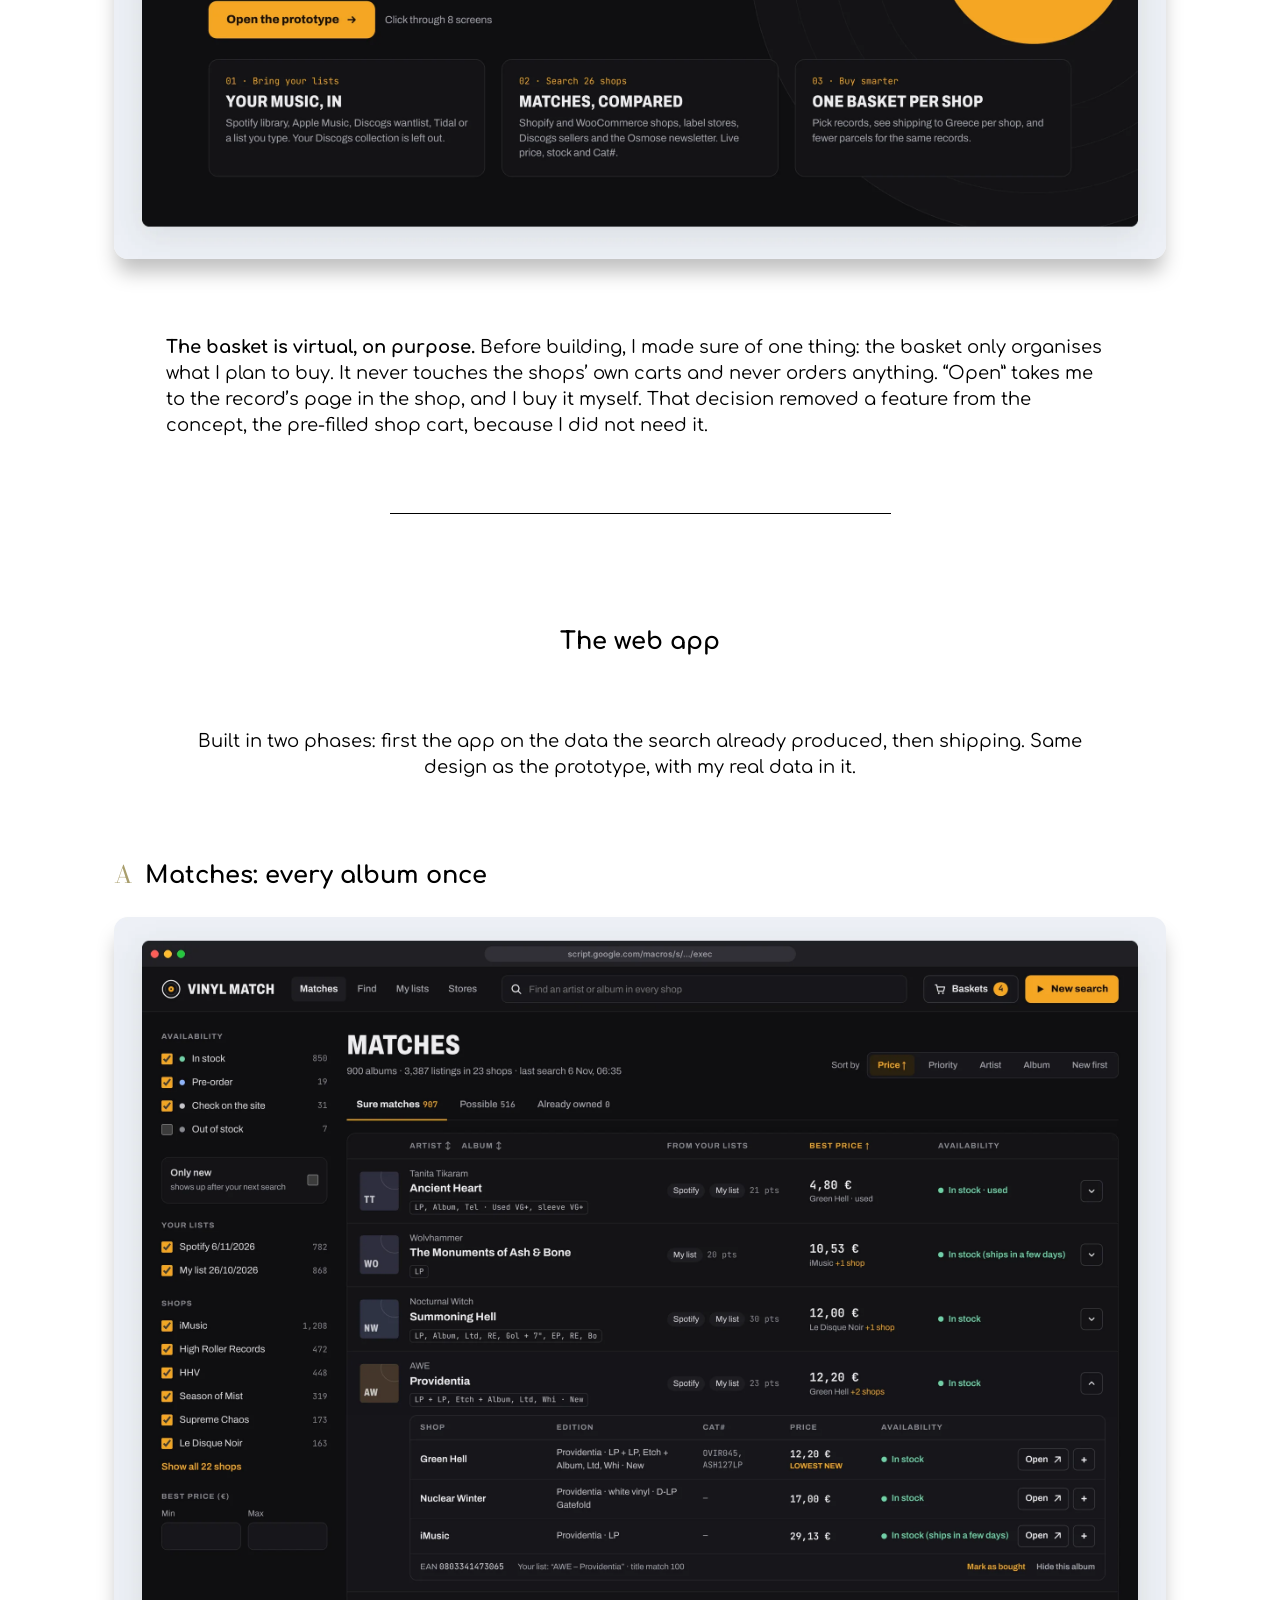
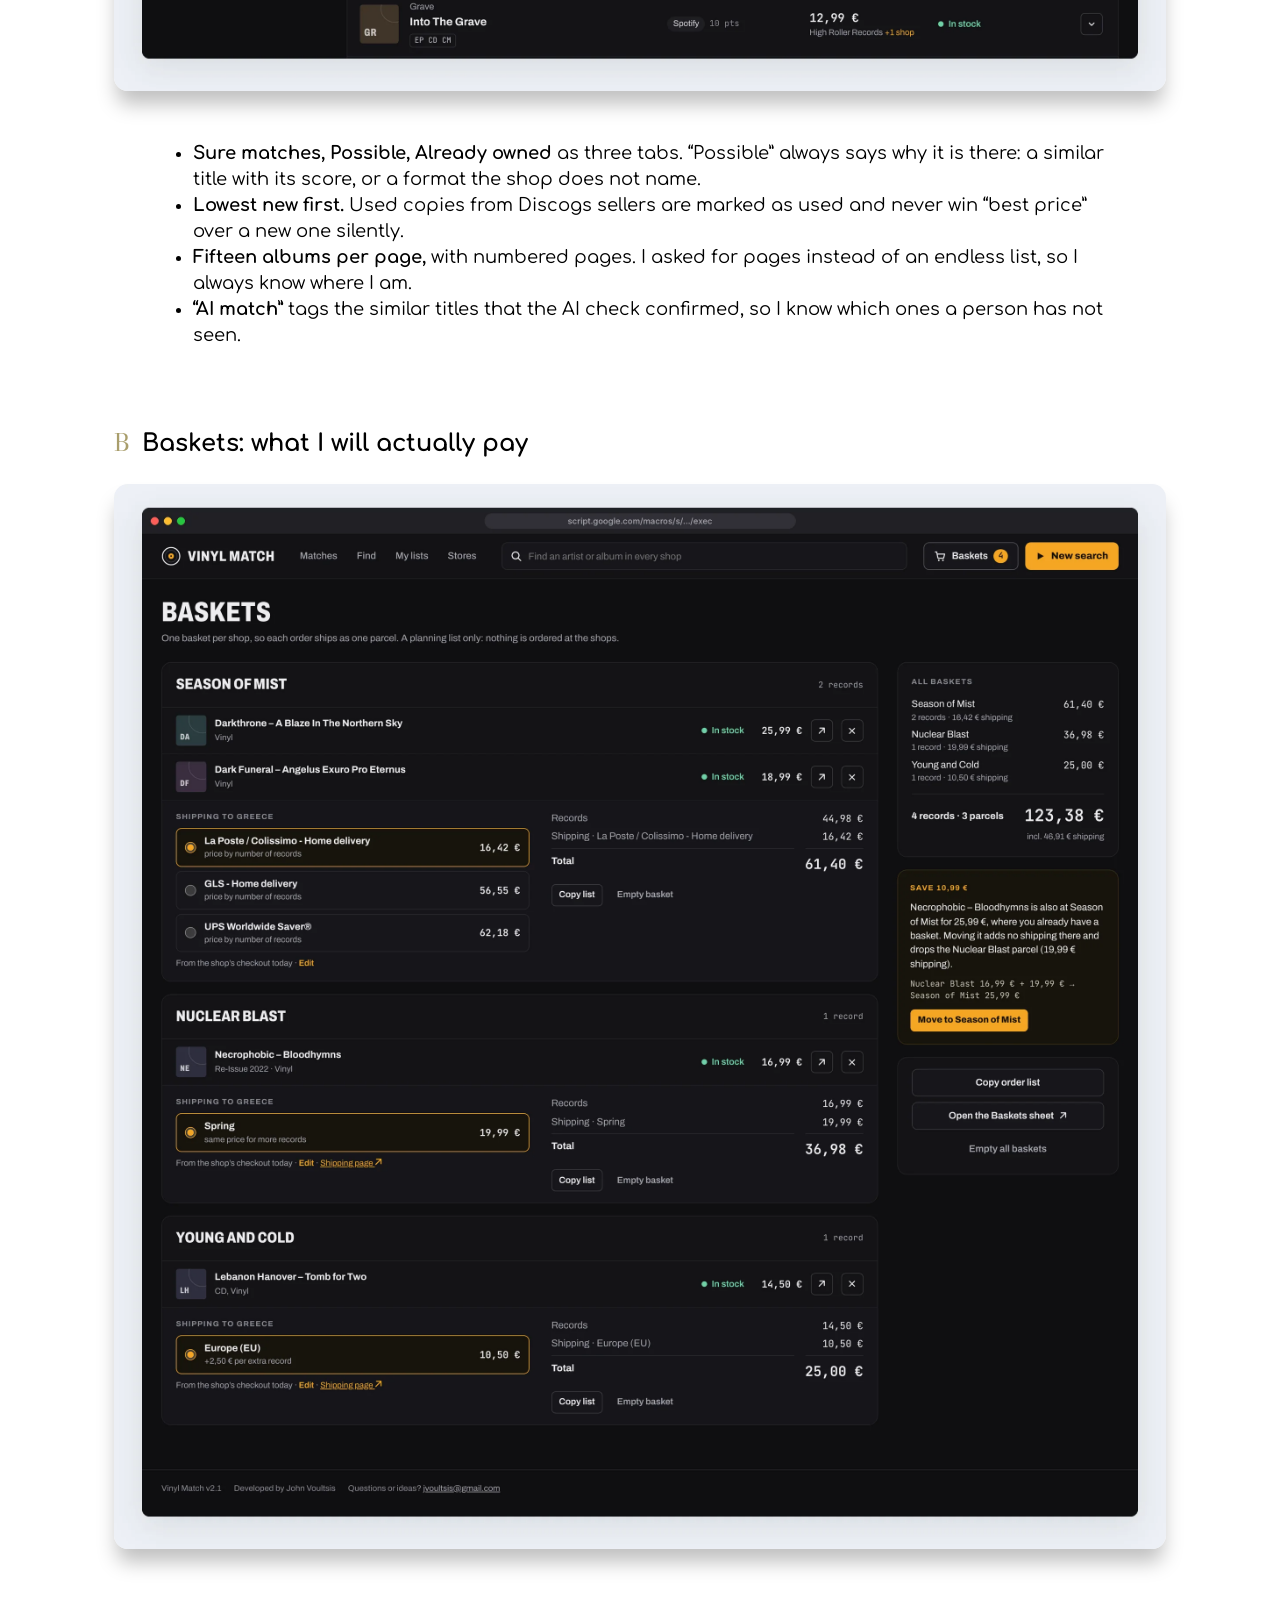
<file: vinyl-match.html>
<!doctype html>
<html lang="en">
<head>
<meta charset="utf-8">
<meta name="viewport" content="width=device-width, initial-scale=1">
<title>Vinyl Match (Personal App) — John Voultsis</title>
<meta name="description" content="A personal tool I designed to find the albums I listen to on vinyl, in 26 European record shops, with shipping to Greece. It grew from a Google Sheet with a sidebar into a web app where the album, not the shop, is the unit.">
<meta name="theme-color" content="#ffffff">
<meta property="og:type" content="website">
<meta property="og:title" content="Vinyl Match (Personal App) — John Voultsis">
<meta property="og:description" content="My music, found on vinyl in 26 shops: one row per album, every shop side by side, one basket per shop with shipping to Greece.">
<meta property="og:url" content="https://johnvoultsis.github.io/portfolio/vinyl-match.html">
<meta property="og:site_name" content="John Voultsis">
<meta property="og:image" content="https://johnvoultsis.github.io/portfolio/images/og/vinyl-match.jpg">
<meta property="og:image:width" content="1200">
<meta property="og:image:height" content="630">
<meta name="twitter:card" content="summary_large_image">
<link rel="preload" href="fonts/comfortaa-latin-500-normal.woff2" as="font" type="font/woff2" crossorigin>
<link rel="stylesheet" href="css/style.css">
<link rel="icon" href="data:,">
</head>
<body class="w-gwc" data-nav="work">
<a class="skip-link" href="#main">Skip to content</a>
<header class="site-header">
  <div class="site-header__inner">
    <a class="site-header__brand" href="index.html" aria-label="John Voultsis, home"><img src="images/jv-logo.webp" alt="John Voultsis" width="370" height="240"></a>
    <button class="nav-toggle" type="button" aria-expanded="false" aria-controls="site-nav" aria-label="Menu"><span></span><span></span><span></span></button>
    <nav id="site-nav" aria-label="Main">
      <a href="index.html#work" data-nav="work">Work</a>
      <a href="about.html" data-nav="about">About</a>
      <a class="cv" href="https://drive.google.com/file/d/1XTFdHeBiE6ABi1L90TjCSVqlWoXJlrY3/view?usp=sharing" target="_blank" rel="noopener">CV</a>
    </nav>
  </div>
</header>
<main id="main" class="page flow">

  <section class="project-info">
    <div class="project-info__about">
      <h1 class="project-info__title">Vinyl Match (Personal App)</h1>
      <p class="project-info__lead">A tool I designed for my own record buying. It takes the albums I listen to, from Spotify, Apple Music, Discogs or a list I type, and finds them on vinyl in 26 European record shops. It started as a Google Sheet with a sidebar and became a web app, where each album appears once with every shop side by side, and every shop gets its own basket with shipping to Greece.</p>
    </div>
    <div class="project-info__tasks">
      <p class="b">Tasks</p>
      <ul>
        <li>Problem framing</li>
        <li>Data and matching rules</li>
        <li>Information architecture</li>
        <li>Interaction design</li>
        <li>UI design, dark and light themes</li>
        <li>Design tokens and accessibility</li>
        <li>Clickable prototype and pitch</li>
        <li>Microcopy and honest states</li>
        <li>Testing through real use</li>
      </ul>
      <p class="a2-tag">Personal tool · built for my own use</p>
    </div>
  </section>

  <div class="sk-hero"><img src="images/vinylmatch/hero.webp" alt="The Vinyl Match web app in a browser and on a phone, in a dark theme with an amber accent. The Matches screen lists albums one per row, with the best price, the shop and availability; one album, Providentia by AWE, is open and shows three shops side by side: Green Hell at 12,20 € marked lowest new, Nuclear Winter at 17,00 € and iMusic at 29,13 €, each with Open and a plus button for the basket" width="2400" height="1500"></div>

  <section class="overview overview--gwc" aria-labelledby="ov">
    <h2 class="overview__label" id="ov">Overview</h2>
    <div class="overview__text">
      <p>I listen to a lot of metal and goth, and I buy records from small European shops and labels. To check whether an album I like is out on vinyl, and where it is cheapest, I had to visit each shop and search it by hand, one album at a time. With thousands of albums in my library, that is not a search. It is a second job.</p>
      <p>Vinyl Match does that job. My idea from the start was to download each shop’s catalogue once and compare it with my lists locally, instead of running thousands of searches. The first version was a script that wrote results into a Google Sheet. Using it every day showed me what was wrong with it, and the fixes turned it into a web app.</p>
      <p>The design and every decision are mine: what to search, which shops, how a result should read, the baskets, the shipping and the review of every version on my own data. The code was written with Claude from my specifications.</p>
      <p class="ir-muted">A real, working tool for my own use. The screens below are the real web app, shown with the results of my real search of 6 November 2026.</p>
    </div>
  </section>

  <div class="sk-stats ir-stats">
    <div><strong>26</strong><h3>shops in one search</h3><p>Shop websites, label stores, ten Discogs sellers and one weekly email newsletter.</p></div>
    <div><strong>907</strong><h3>albums found on vinyl</h3><p>From the 2,524 albums in my lists: 3,394 listings, compared across shops.</p></div>
    <div><strong>27 → 1</strong><h3>tabs to one list</h3><p>One search used to write 27 sheet tabs. The web app shows one list, one row per album.</p></div>
  </div>

  <!-- ===== 1. Problem ===== -->
  <div class="rule rule--gap-sm" role="presentation"></div>
  <h2 class="section-title section-title--lg">The problem</h2>
  <section class="copy copy--center"><p>The question is simple: which of the albums I love can I buy on vinyl right now, where, and for how much? Answering it was not.</p></section>
  <div class="sk-cards sk-cards--4">
    <div class="sk-card"><h3>Thousands of albums</h3><p>My Spotify playlists alone hold 14,671 tracks from 1,708 albums, plus my own list and a Discogs wantlist.</p></div>
    <div class="sk-card"><h3>Dozens of shops</h3><p>Each with its own site, search and spelling. “Other World” in one is “Otherworld” in the next.</p></div>
    <div class="sk-card"><h3>CDs and shirts in the way</h3><p>Shops sell CDs, tapes and merch next to the records. A match is only useful if it is vinyl.</p></div>
    <div class="sk-card sk-card--dark"><h3>Price is not the price</h3><p>From Greece, shipping can cost as much as the record. The cheapest record is not always the cheapest order.</p></div>
  </div>
  <div class="ir-statement"><p>I want to bring my music in once and see, for every album, which shops have it on vinyl, at what price with shipping to Greece, and then order from as few shops as possible.</p></div>
  <section class="copy">
    <p class="sp"><span class="b">How might we…</span></p>
    <ul>
      <li>search thousands of albums in dozens of shops without searching each one?</li>
      <li>tell a real match from a similar title, and a record from a CD?</li>
      <li>be honest when a shop does not let us read a price or a stock level?</li>
      <li>compare offers by what I will actually pay, shipping included?</li>
      <li>make the result something I can read in a minute, on a laptop or a phone?</li>
    </ul>
  </section>

  <!-- ===== 2. User ===== -->
  <div class="rule rule--gap-sm" role="presentation"></div>
  <h2 class="section-title section-title--lg">Designing for one user: me</h2>
  <section class="copy copy--center"><p>As with my other personal tools, I wrote down my situation first, so every version could be judged against it and not against my mood that day.</p></section>
  <div class="sk-split">
    <div class="sk-card">
      <h3>My situation</h3>
      <ul>
        <li>My music lives in Spotify playlists, an older Apple Music library and a list I keep by hand.</li>
        <li>I buy from European shops: German, French and Greek shops, metal and goth labels, and Discogs sellers.</li>
        <li>Everything ships to Greece, so shipping decides a lot.</li>
        <li>I already work in Google Sheets and Drive every day.</li>
      </ul>
    </div>
    <div class="sk-card sk-card--dark">
      <h3>What I need from it</h3>
      <ul>
        <li>Bring my lists in from where they already are, without retyping anything.</li>
        <li>Leave out the records I already own.</li>
        <li>See every shop for an album at once, cheapest first.</li>
        <li>Group what I pick into one order per shop, with the shipping in the total.</li>
        <li>No server and no monthly cost: it should run on my own Google account.</li>
      </ul>
    </div>
  </div>

  <!-- ===== 3. Approach ===== -->
  <div class="rule rule--gap-sm" role="presentation"></div>
  <h2 class="section-title section-title--lg">Download once, match locally</h2>
  <section class="copy copy--center"><p>The first script I tried ran one search per album in each shop. It checked only the first 50 albums, one shop forbids automated searches, and it called a page a match because it contained the word “price”. My idea was the reverse: fetch every shop’s full vinyl list once, then do all the matching on my side.</p></section>
  <div class="sk-arch">
    <div class="sk-node"><h3>1 · My lists</h3><p>Spotify and Apple Music exports, Discogs wantlist and collection, Tidal through a converter, or Excel.</p></div>
    <span class="sk-arrow" aria-hidden="true">→</span>
    <div class="sk-node"><h3>2 · Shop lists</h3><p>Each shop’s whole vinyl catalogue, saved to my Drive. About 679,000 listings in 26 lists.</p></div>
    <span class="sk-arrow" aria-hidden="true">→</span>
    <div class="sk-node"><h3>3 · Match</h3><p>Names cleaned and compared: 90 or more is a match, 75 to 89 is “possible”. Only vinyl is kept.</p></div>
    <span class="sk-arrow" aria-hidden="true">→</span>
    <div class="sk-node sk-node--dark"><h3>4 · Check the matches</h3><p>Only the matches get a live check of price, stock and catalogue number.</p></div>
  </div>
  <section class="copy">
    <p>Every shop exposes its catalogue in its own way, so each kind of shop got its own reader, and adding a shop of a known kind became one line:</p>
    <ul>
      <li><b>Shopify and WooCommerce shops</b> publish their products with real prices and stock. Most of the label stores I buy from are one of the two.</li>
      <li><b>Shops on other systems</b>, like High Roller Records, HHV and iMusic, publish only a sitemap of product pages, so price and stock are read live, and only for matches.</li>
      <li><b>Ten Discogs sellers</b>, read through the Discogs API. Using Discogs storefronts for shops without a readable website was my idea, and it added ten shops at once.</li>
      <li><b>One weekly newsletter.</b> Osmose sends its list by email every week. Reading that email from my Gmail was also my idea: 402 lines, of which 201 are records with a price.</li>
    </ul>
  </section>
  <div class="sk-cards sk-cards--3">
    <div class="sk-card"><h3>Not bypassed: bot protection</h3><p>HHV’s product pages are behind bot protection. The tool does not get around it: HHV results say “Price and stock on the site” and link there.</p></div>
    <div class="sk-card"><h3>Not bypassed: captchas</h3><p>The Osmose website has a captcha, and Bandcamp-only labels block automated visits. These are left out, and the reasons are written down.</p></div>
    <div class="sk-card sk-card--dark"><h3>An honest unknown</h3><p>When a price or a stock level cannot be read, the tool says so. A confident wrong answer would cost me a wasted order.</p></div>
  </div>

  <!-- ===== 4. Stage one ===== -->
  <div class="rule rule--gap-sm" role="presentation"></div>
  <h2 class="section-title section-title--lg">Stage one: a sheet and a sidebar</h2>
  <section class="copy copy--center"><p>Google Sheets with Apps Script was my choice: it is free, it needs no server, and my data stays in my own account. The tool lived in a 300-pixel sidebar next to the sheet and wrote its results into tabs. Most of what it became came from my requests while I used it.</p></section>
  <div class="sk-tablewrap">
  <table class="sk-table sk-table--plain">
    <thead><tr><th scope="col">What I asked for</th><th scope="col">What changed</th><th scope="col">Why it mattered</th></tr></thead>
    <tbody>
      <tr><td>“It’s confusing: let me choose the shops, and choose whether to fetch new lists”</td><td>One flow and one button: your lists, which shops, then Search, with “Fetch new list” as a switch</td><td>Three separate steps had become three things to get wrong</td></tr>
      <tr><td>Menus in English, and drop-downs that show which lists and shops are supported</td><td>A source menu grouped into “Records you want” and “Records you own”, each with a hint on where to get the file</td><td>You should not have to guess what the tool accepts</td></tr>
      <tr><td>A log, to see what it actually does</td><td>A Log sheet: every request, every pause, every error, with the time and the shop</td><td>When a search took hours, the log showed why</td></tr>
      <tr><td>My own result format: band, album, price, EAN and catalogue number, availability, link</td><td>One tab per shop and search, named “Shop date time”, in exactly that order of columns</td><td>The catalogue number tells you which pressing it is</td></tr>
      <tr><td>“Is it cheaper somewhere else?”</td><td>A “Cheaper elsewhere” column next to the price: “Lower at VAN Records: 22,00 €”</td><td>The comparison I was doing by hand, in one cell</td></tr>
      <tr><td>Pink rows for records that are out of stock, but only when that is certain</td><td>Rows turn pink only when the stock was checked live or the shop list is under a day old</td><td>An old list must not mark a record as gone</td></tr>
      <tr><td>“As a UX/UI specialist for iOS, fix the dimensions and type, simple and elegant”</td><td>Inset grouped cards on an 8-point grid, 44-pixel targets, three weights, an iOS switch, a sticky action bar, reduced motion respected</td><td>A sidebar is small; every pixel had to earn its place</td></tr>
      <tr><td>A Settings tab with checkboxes for the shops, not a drop-down</td><td>Shops in four groups, with All and None per group, saved as you tick</td><td>26 shops do not fit in a drop-down</td></tr>
      <tr><td>Find must be fast and must not touch my lists</td><td>Find searches only the saved shop lists, in ten parallel batches, with progress</td><td>Looking up one band should take seconds, not start a whole search</td></tr>
    </tbody>
  </table>
  </div>
  <h3 class="ir-screen-title"><span>A</span> The result format I defined, one tab per shop and search</h3>
  <div class="sk-shot"><img src="images/vinylmatch/concept-sidebar.webp" alt="A Google Sheet with a Vinyl Match sidebar on the right. The sheet shows one shop’s tab with the columns Band, Album, Price, Cheaper elsewhere, Availability and Link; two rows are pink because those records are out of stock. The tabs along the bottom are named after the shop, the date and the time. The sidebar has Search, Find and Settings tabs, your lists with checkboxes, the shops, the Fetch and AI switches, a progress box and a Start search button" width="2400" height="1651" loading="lazy" decoding="async"></div>
  <section class="copy">
    <p class="ir-muted">From the redesign study (route 2, “a better sidebar”). The sheet on the left follows my real result format, with example rows.</p>
  </section>

  <!-- ===== 5. Real use ===== -->
  <div class="rule rule--gap-sm" role="presentation"></div>
  <h2 class="section-title section-title--lg">Real use broke it, usefully</h2>
  <section class="copy copy--center"><p>Tests passed long before the tool was right. My own searches found what the tests could not, and each finding changed the design, not just the code.</p></section>
  <div class="sk-cards sk-cards--4">
    <div class="sk-card"><span class="sk-card__num">CDs</span><h3>“HHV shows CDs and tapes”</h3><p>HHV’s list often does not say the format. Records whose name says vinyl stay; the rest move to a “Possible” tab with the reason written next to them.</p></div>
    <div class="sk-card"><span class="sk-card__num">3 h 18</span><h3>“Why is search so slow?”</h3><p>The log showed it: one Drive file per Discogs page, and 45 pauses between runs. Pages are now packed into a few large files, and runs follow each other with no pause.</p></div>
    <div class="sk-card"><span class="sk-card__num">759</span><h3>A Find that never ended</h3><p>Looking up one band read 759 files one by one. Find now reads them in ten parallel batches and tells you how far it has got.</p></div>
    <div class="sk-card sk-card--dark"><span class="sk-card__num">27</span><h3>“Tiring to search the tabs”</h3><p>Every search wrote 22 shop tabs and 5 “Possible” tabs. The answer was there, but spread over 27 places. This one started stage two.</p></div>
  </div>
  <section class="copy">
    <p>Real use also gave me the best features: reading the Osmose newsletter, using Discogs storefronts, the “Cheaper elsewhere” column and the pink rows all came from noticing what I did by hand while using the tool.</p>
  </section>

  <!-- ===== 6. Stage two ===== -->
  <div class="rule rule--gap-sm" role="presentation"></div>
  <h2 class="section-title section-title--lg">Stage two: the album is the unit</h2>
  <section class="copy copy--center"><p>The sheet was organised the way the data arrived: by shop. But I never think “what does HHV have?”. I think “where can I get this album?”. So the redesign turned the structure around.</p></section>
  <div class="sk-split">
    <div class="sk-card">
      <h3>Before: by shop</h3>
      <ul>
        <li>One tab per shop and search: 27 tabs after a single search.</li>
        <li>The same album could sit in five tabs, at five prices.</li>
        <li>Comparing meant opening tabs and remembering numbers.</li>
        <li>No room for shipping, baskets or a phone.</li>
      </ul>
    </div>
    <div class="sk-card sk-card--dark">
      <h3>After: by album</h3>
      <ul>
        <li>Each album appears once, with its best price and shop.</li>
        <li>Open it to see every shop side by side, cheapest new first.</li>
        <li>Sort by price, priority, artist or album; filter by stock, list and shop.</li>
        <li>A “+” on any offer puts it in that shop’s basket.</li>
      </ul>
    </div>
  </div>
  <section class="copy">
    <p>Before deciding how to build it, I asked for one or two screens for each possible route, so I could judge them by looking rather than by description:</p>
  </section>
  <div class="sk-cards sk-cards--4">
    <div class="sk-card sk-card--dark"><span class="sk-card__num">1</span><h3>Apps Script web app</h3><p>A real app in the browser, with the sheet still underneath as the database. Free, no server. <b>Chosen.</b></p></div>
    <div class="sk-card"><span class="sk-card__num">2</span><h3>A better sidebar</h3><p>Small steps, but still inside the sheet, still 300 pixels wide and still invisible in the Sheets phone app.</p></div>
    <div class="sk-card"><span class="sk-card__num">3</span><h3>Separate front end</h3><p>A phone-first app talking to the script. The most freedom, but hosting, sign-in and a second codebase.</p></div>
    <div class="sk-card"><span class="sk-card__num">4</span><h3>No-code builder</h3><p>Fast to set up, but every shop listing becomes its own row again: the same album three times.</p></div>
  </div>
  <div class="sk-shot a2-shot-gap"><img src="images/vinylmatch/concept-matches.webp" alt="Concept screen for the web app: the Matches page in a dark theme with filters on the left, sort buttons, tabs for Sure matches, Possible and Already owned, a switch to include shipping to Greece, and album rows with one album open showing four shops" width="2400" height="2050" loading="lazy" decoding="async"></div>
  <div class="sk-shot a2-shot-gap"><img src="images/vinylmatch/concept-mobile.webp" alt="Three phone concepts: a phone-first feed of new matches, an album page with a large Open at Season of Mist button, and a plain no-code list where the same album appears once per shop" width="2400" height="1340" loading="lazy" decoding="async"></div>
  <section class="copy">
    <p><span class="b">The look:</span> a record shop at night. A near-black background, one amber accent like a warm label, condensed capitals for titles like the type on a record sleeve, and a monospaced font for prices and catalogue numbers so they line up and read like data. Album covers are placeholders with initials, because the tool does not download artwork.</p>
    <p class="sp"><span class="b">Two requests while designing:</span> I asked to list by name and by price, which became a sort control and sortable column headers, and the design study found that the sheet stored prices as text, so “100,00 €” sorted before “21,99 €”. Prices became real numbers in the sheet too.</p>
  </section>

  <!-- ===== 7. Baskets & pitch ===== -->
  <div class="rule rule--gap-sm" role="presentation"></div>
  <h2 class="section-title section-title--lg">One basket per shop, and a pitch</h2>
  <section class="copy copy--center"><p>My idea, while looking at the concept: put a “+” next to every offer and build a basket for each shop, so I can group my orders and see each one’s records, prices, total and shipping.</p></section>
  <div class="sk-shot"><img src="images/vinylmatch/concept-baskets.webp" alt="Concept screen for baskets: four shop baskets, each with its records, a choice of shipping options to Greece, a bar towards free shipping and a total; on the right, the total of all baskets and a tip to save on shipping by moving one record to a shop where there is already a basket" width="2400" height="2050" loading="lazy" decoding="async"></div>
  <section class="copy">
    <p>I wanted to show the idea to a friend, so the concept became a clickable prototype: a cover page and eight linked screens, then a simple PDF and a set of images I could send on a messaging app.</p>
  </section>
  <div class="sk-shot a2-shot-gap"><img src="images/vinylmatch/concept-cover.webp" alt="Pitch cover: the words Vinyl Match in tall condensed capitals next to a large amber record label, the line Every album you love, found on vinyl in 26 European shops, and three steps: bring your lists, search 26 shops, one basket per shop" width="2400" height="1608" loading="lazy" decoding="async"></div>
  <section class="copy">
    <p class="sp"><span class="b">The basket is virtual, on purpose.</span> Before building, I made sure of one thing: the basket only organises what I plan to buy. It never touches the shops’ own carts and never orders anything. “Open” takes me to the record’s page in the shop, and I buy it myself. That decision removed a feature from the concept, the pre-filled shop cart, because I did not need it.</p>
  </section>

  <!-- ===== 8. Screens ===== -->
  <div class="rule rule--gap-sm" role="presentation"></div>
  <h2 class="section-title section-title--lg">The web app</h2>
  <section class="copy copy--center"><p>Built in two phases: first the app on the data the search already produced, then shipping. Same design as the prototype, with my real data in it.</p></section>

  <h3 class="ir-screen-title"><span>A</span> Matches: every album once</h3>
  <div class="sk-shot"><img src="images/vinylmatch/web-matches.webp" alt="Matches screen: 900 albums and 3,387 listings in 23 shops. Filters on the left for availability, lists, shops and price. Each row shows the artist and album, the edition, which of my lists it came from with its points, the best price with the shop and a count of other shops, and availability. The album Providentia is open, showing Green Hell, Nuclear Winter and iMusic with edition, catalogue number, price, availability, Open and plus buttons, and the barcode underneath" width="2400" height="1766" loading="lazy" decoding="async"></div>
  <section class="copy">
    <ul>
      <li><b>Sure matches, Possible, Already owned</b> as three tabs. “Possible” always says why it is there: a similar title with its score, or a format the shop does not name.</li>
      <li><b>Lowest new first.</b> Used copies from Discogs sellers are marked as used and never win “best price” over a new one silently.</li>
      <li><b>Fifteen albums per page,</b> with numbered pages. I asked for pages instead of an endless list, so I always know where I am.</li>
      <li><b>“AI match”</b> tags the similar titles that the AI check confirmed, so I know which ones a person has not seen.</li>
    </ul>
  </section>

  <h3 class="ir-screen-title"><span>B</span> Baskets: what I will actually pay</h3>
  <div class="sk-shot"><img src="images/vinylmatch/web-baskets.webp" alt="Baskets screen with three baskets: Season of Mist with two records and three shipping options to Greece, read from the shop’s checkout, La Poste Colissimo selected at 16,42 euros for a total of 61,40 euros; Nuclear Blast with one record and Spring shipping at 19,99 euros; Young and Cold with one record and EU shipping at 10,50 euros plus 2,50 per extra record. On the right, all baskets total 123,38 euros for 4 records in 3 parcels, including 46,91 euros of shipping, and a tip: Save 10,99 euros by moving Necrophobic Bloodhymns to Season of Mist" width="2400" height="2428" loading="lazy" decoding="async"></div>
  <section class="copy">
    <ul>
      <li>Each shop’s basket has its shipping options to Greece, priced for the number of records in it, and a total.</li>
      <li>The side panel adds up every basket: records, parcels and how much of the total is shipping.</li>
      <li><b>Save on shipping:</b> when a basket has a single record that another basket’s shop also sells, the app works out whether moving it is cheaper. Here, moving one record saves 10,99 € and a whole parcel.</li>
      <li>A pre-order in a basket gets a warning, because it can hold back the whole parcel.</li>
    </ul>
  </section>

  <h3 class="ir-screen-title"><span>C</span> Find: any band, in every shop</h3>
  <div class="sk-shot"><img src="images/vinylmatch/web-find.webp" alt="Find screen: a large search field with Darkthrone typed in, chips for In stock only and New only, and results grouped by album, such as Soulside Journey from 23,99 euros and A Blaze in the Northern Sky from 23,99 euros, each listing the shops cheapest first with availability, price, Open and plus buttons; each album says whether it is in my lists" width="2400" height="1766" loading="lazy" decoding="async"></div>
  <section class="copy">
    <p>Find is not limited to my lists. It searches every saved shop list, groups the results by album, cheapest first, and tells me whether the album is already in my lists. It is also in the header, so it is one keystroke away from any screen.</p>
  </section>

  <h3 class="ir-screen-title"><span>D</span> New search and My lists</h3>
  <div class="sk-shot"><img src="images/vinylmatch/web-search.webp" alt="New search screen in three numbered steps: your lists, Spotify with 1,708 albums and My list with 2,375; the 26 shops grouped into full lists with price and stock, live check for matches, Discogs sellers and newsletter, each chip with a dot showing how fresh its list is; and options for fetching new shop lists and the AI check. On the right, the last search with its seven steps all done" width="2400" height="1766" loading="lazy" decoding="async"></div>
  <div class="sk-shot a2-shot-gap"><img src="images/vinylmatch/web-lists.webp" alt="My lists screen: an Add a list panel with a source menu and a Choose file button that stays disabled until a source is chosen; cards for Spotify with 1,708, My list with 2,375 and the Discogs collection marked Left out; and a small form to add one record by hand" width="2400" height="1766" loading="lazy" decoding="async"></div>
  <section class="copy">
    <ul>
      <li>The shops are grouped by what you get from them, and each shows how fresh its list is: green under a week, amber older, grey never fetched.</li>
      <li>A search keeps running in the background, even with the tab closed, with its steps and a live log on the right.</li>
      <li>Adding a list starts with “This file is from…”: the hint underneath says exactly where to get that file, and the file picker only accepts that type.</li>
    </ul>
  </section>

  <h3 class="ir-screen-title"><span>E</span> Stores: shops I can add and remove myself</h3>
  <div class="sk-shot"><img src="images/vinylmatch/web-stores.webp" alt="Stores screen: summary tiles for shipping prices to Greece, 12 of 26; shops switched on, 26 of 26; old shop lists; never fetched; lists with errors. Buttons to fetch old lists, fetch new lists and update shipping. A table of shops with an On checkbox, the kind of price and stock information, when the list was fetched and how many records it holds, the status, and the shipping to Greece with where the price came from" width="2400" height="1766" loading="lazy" decoding="async"></div>
  <section class="copy">
    <ul>
      <li>I asked for a “Fetch new lists” button here, so updating the shop lists is separate from searching them.</li>
      <li>I also asked to add and remove shops without touching code. Paste a shop’s address or a Discogs seller’s name, and the app checks what kind of shop it is and how much vinyl it found before adding it. Kinds it cannot read get a clear “not supported yet”, not a broken shop.</li>
      <li>Removing one of the original shops only hides it, with a Restore button, so nothing that works can be lost by accident.</li>
    </ul>
  </section>

  <!-- ===== 9. Shipping ===== -->
  <div class="rule rule--gap-sm" role="presentation"></div>
  <h2 class="section-title section-title--lg">Shipping to Greece, the hardest number</h2>
  <section class="copy copy--center"><p>No shop puts shipping in its product list. It lives on a policy page, in a table by weight or by zone, or only in the checkout. My first request was a shipping row on every shop’s sheet; when I pointed out that every shop has a shipping page, the plan became to read those pages.</p></section>
  <div class="sk-arch">
    <div class="sk-node"><h3>First try</h3><p>The AI read each shop’s shipping page for prices to Greece.</p></div>
    <span class="sk-arrow" aria-hidden="true">→</span>
    <div class="sk-node"><h3>My report</h3><p>“It found very few.” Prices for 5 of 16 shops, and two of them wrong.</p></div>
    <span class="sk-arrow" aria-hidden="true">→</span>
    <div class="sk-node"><h3>Diagnosis</h3><p>7 pages not found, 4 pages without prices; German home prices and kilos read as records.</p></div>
    <span class="sk-arrow" aria-hidden="true">→</span>
    <div class="sk-node sk-node--dark"><h3>Second try</h3><p>Ask the shop itself: a test cart with an Athens address. 12 of 16 shops have prices.</p></div>
  </div>
  <section class="copy">
    <p>For Shopify and WooCommerce shops, the app now puts one, then two, then three records in a test cart with an address in Athens and reads the shipping options exactly as the checkout shows them, tax included. Nothing is ordered and no account is made; the cart simply expires. From the three prices it works out the price per extra record. The other shops are still read from their shipping page, now told to skip home-country prices and to turn kilos into records.</p>
  </section>
  <div class="sk-shot"><img src="images/vinylmatch/web-ship-editor.webp" alt="Shipping to Greece editor for VAN Records, over the Stores table: the note Greece is included in the EU zone for international shipping, the shipping page address, two options, DHL Paket at 15,00 euros and DHL Express at 19,00 euros, each with a price by number of records such as 4: 15,00, 13: 17,50, 24: 22,00, a Keep my prices checkbox, and buttons to read the page again with AI, cancel or save" width="2400" height="1766" loading="lazy" decoding="async"></div>
  <div class="sk-cards sk-cards--3">
    <div class="sk-card"><h3>Says where it came from</h3><p>Every price is labelled “From the shop’s checkout”, “Read from the shop’s page” or “Typed by you”, with the date.</p></div>
    <div class="sk-card"><h3>Mine stays mine</h3><p>Prices I type are locked: “Update shipping” will not overwrite them. If the shop’s page changes, I am told and I choose.</p></div>
    <div class="sk-card sk-card--dark"><h3>Discogs is different</h3><p>Discogs works out shipping per order, so for its sellers the app asks me to type it, and says why.</p></div>
  </div>

  <!-- ===== 10. AI ===== -->
  <div class="rule rule--gap-sm" role="presentation"></div>
  <h2 class="section-title section-title--lg">AI only where it can see</h2>
  <section class="copy copy--center"><p>Using AI for the hard “possible” matches was my idea. The design question was where to stop it.</p></section>
  <section class="copy">
    <p>Similar titles are the real grey zone: “Live in Leipzig” and “Live in Leipzig (Reissue 2023)”, “s/t” and the band’s name, “Vol. 1” and “Volume One”. A language model can judge those from the two titles. It cannot judge whether an HHV product is a CD, because it cannot see the page, so it would only guess. That case is never sent to it.</p>
    <ul>
      <li><b>Same album:</b> moves to the shop’s results, tagged “AI match”.</li>
      <li><b>Different album:</b> removed, but written to the log with the reason, so a mistake can be found.</li>
      <li><b>Not sure:</b> stays in Possible, with the AI’s reason in the “why it’s here” note.</li>
    </ul>
    <p class="sp">In my last search it confirmed 671 similar titles, rejected 135 and was unsure about 4. It runs on the Gemini API with a free key I created; the key is stored in the script’s private settings, never in the sheet, and only artist names and titles are sent.</p>
  </section>

  <!-- ===== 11. Design system ===== -->
  <div class="rule rule--gap-sm" role="presentation"></div>
  <h2 class="section-title section-title--lg">Colours, type and two themes</h2>
  <section class="copy copy--center"><p>Every colour is a design token. That made the light theme I asked for a set of new values rather than a second design.</p></section>
  <div class="sk-ds">
    <div>
      <p class="ir-ds-h">Dark theme, the default</p>
      <div class="sk-swatches">
        <div><i style="background:#0F0F11"></i><b>Background</b><span>#0F0F11</span></div>
        <div><i style="background:#131316"></i><b>Cards</b><span>#131316</span></div>
        <div><i style="background:#EDEDEF;box-shadow:inset 0 0 0 1px #d9d6cf"></i><b>Text</b><span>#EDEDEF</span></div>
        <div><i style="background:#F5A623"></i><b>Amber accent</b><span>#F5A623</span></div>
        <div><i style="background:#6FD3A5"></i><b>In stock</b><span>#6FD3A5</span></div>
        <div><i style="background:#8DB4FF"></i><b>Pre-order</b><span>#8DB4FF</span></div>
      </div>
      <p class="ir-ds-h">Light theme</p>
      <div class="sk-swatches">
        <div><i style="background:#F4F4F1;box-shadow:inset 0 0 0 1px #d9d6cf"></i><b>Background</b><span>#F4F4F1</span></div>
        <div><i style="background:#9C5C00"></i><b>Amber, as text</b><span>#9C5C00</span></div>
        <div><i style="background:#1C7A4E"></i><b>In stock</b><span>#1C7A4E</span></div>
      </div>
    </div>
    <div class="a2-type">
      <p class="ir-ds-h">Type</p>
      <ul class="ir-rules">
        <li><b>Archivo</b> for everything, with its condensed width for page titles and shop names in capitals, like the type on a record sleeve.</li>
        <li><b>JetBrains Mono</b> for prices, counts, catalogue numbers and barcodes, so figures line up in columns.</li>
        <li>Availability is never colour alone: each state has a dot and a word, and “Out of stock” is also struck through.</li>
        <li>Every control has a visible label or an accessible name, including the “+” buttons: “Add to Season of Mist basket”.</li>
      </ul>
    </div>
  </div>
  <div class="sk-tablewrap">
  <table class="sk-table sk-table--plain">
    <thead><tr><th scope="col">Colour pair</th><th scope="col">Contrast</th><th scope="col">Used for</th></tr></thead>
    <tbody>
      <tr><td>Text #EDEDEF on cards #131316</td><td>15.9 : 1</td><td>Album names, prices</td></tr>
      <tr><td>Secondary #A3A3AD on cards</td><td>7.4 : 1</td><td>Artists, notes, hints</td></tr>
      <tr><td>Amber #F5A623 on cards</td><td>9.1 : 1</td><td>Selected tab, links, “lowest new”</td></tr>
      <tr><td>Dark text #1A1204 on amber</td><td>9.2 : 1</td><td>Main buttons, in both themes</td></tr>
      <tr><td>Amber #F5A623 on white</td><td>2.0 : 1 (fails)</td><td>Not used for text. The light theme uses #9C5C00 instead, 5.3 : 1</td></tr>
    </tbody>
  </table>
  </div>
  <h3 class="ir-screen-title"><span>F</span> Light, dark or the same as the device</h3>
  <div class="sk-shot"><img src="images/vinylmatch/light-theme.webp" alt="The Matches screen in the light theme on a laptop and a phone: a warm off-white background, white cards, darker green, blue and amber text, and the main buttons still amber" width="2400" height="1340" loading="lazy" decoding="async"></div>
  <section class="copy">
    <p>The theme is a setting with three choices: Dark, Light and Same as device. It is saved on each device, so the laptop can be light while the phone stays dark, and it is applied before the page draws, so it never flashes the wrong colours.</p>
  </section>
  <div class="sk-shot a2-shot-gap"><img src="images/vinylmatch/web-settings.webp" alt="The end of the Stores screen: settings for Appearance with Dark, Light and Same as device, the AI check with a key field, shop lists in Drive with a Clean up now button, and a link to the spreadsheet; below, an About card: Vinyl Match v2.1, developed by John Voultsis, with an email button for questions and ideas" width="2400" height="1529" loading="lazy" decoding="async"></div>

  <!-- ===== 12. Phone ===== -->
  <div class="rule rule--gap-sm" role="presentation"></div>
  <h2 class="section-title section-title--lg">On the phone</h2>
  <section class="copy copy--center"><p>Sheet sidebars do not appear in the Google Sheets phone app at all. The web app runs at the same address on the phone, with a layout of its own.</p></section>
  <div class="sk-shot"><img src="images/vinylmatch/phones.webp" alt="Three phone screens: Matches with filters folded into one button and albums as cards; an open album with its shops stacked, each with price, availability, Open and plus buttons; and the Season of Mist basket with its shipping options" width="2400" height="1340" loading="lazy" decoding="async"></div>
  <section class="copy">
    <ul>
      <li>Filters fold into one “Filters” button; the table becomes cards, and each shop’s offer stacks with its buttons underneath.</li>
      <li>The page numbers shrink to “‹ Previous 2 / 12 Next ›”.</li>
      <li>Buttons stay at least 32 pixels, with room around them, and the main ones are 40 pixels or more.</li>
    </ul>
  </section>

  <!-- ===== 13. Principles ===== -->
  <div class="rule rule--gap-sm" role="presentation"></div>
  <h2 class="section-title section-title--lg">Design principles</h2>
  <div class="sk-cards sk-cards--3">
    <div class="sk-card"><span class="sk-card__num">1</span><h3>The album is the unit</h3><p>Organise around the question I ask, not around where the data came from.</p></div>
    <div class="sk-card"><span class="sk-card__num">2</span><h3>Honest unknowns</h3><p>“Price and stock on the site” is better than a guess. Pink only when out of stock is certain.</p></div>
    <div class="sk-card"><span class="sk-card__num">3</span><h3>Show your source</h3><p>Every price says where it came from and when: checkout, page, AI or me.</p></div>
    <div class="sk-card"><span class="sk-card__num">4</span><h3>The total is the price</h3><p>Records plus shipping, per shop, with the cheapest way to split an order.</p></div>
    <div class="sk-card"><span class="sk-card__num">5</span><h3>Nothing irreversible</h3><p>The basket orders nothing; removed shops can be restored; old files go to the Drive bin, not into the void.</p></div>
    <div class="sk-card sk-card--dark"><span class="sk-card__num">6</span><h3>Respect the shops</h3><p>One catalogue download instead of thousands of searches; no bot protection or captcha bypassed.</p></div>
  </div>

  <!-- ===== 14. Edge cases ===== -->
  <div class="rule rule--gap-sm" role="presentation"></div>
  <h2 class="section-title section-title--lg">Designed edge cases</h2>
  <div class="sk-cards sk-cards--3">
    <div class="sk-card"><h3>Same album, different spelling</h3><p>“Other World” and “Otherworld”, umlauts, “The”, “(2)” after a Discogs name, “Remastered” and “Deluxe” in titles: all cleaned before comparing.</p></div>
    <div class="sk-card"><h3>A self-titled album</h3><p>“s/t” and an album named after the band count as the same title.</p></div>
    <div class="sk-card"><h3>A messy Spotify export</h3><p>151 playlists became 1,708 albums: four or more tracks from one album count as the album, edition tags are removed, podcasts are skipped.</p></div>
    <div class="sk-card"><h3>Prices in the wrong currency</h3><p>iMusic moved to its euro store, with Greek VAT added so prices match the checkout. A shop that only shows dollars is reported, not converted silently.</p></div>
    <div class="sk-card"><h3>A Discogs listing that sold</h3><p>Listings are checked again on a fresh fetch: sold ones turn out of stock, removed ones disappear.</p></div>
    <div class="sk-card sk-card--dark"><h3>A search left running</h3><p>It continues in the background in 4.5-minute runs, within Google’s six-minute limit, and the app picks it up again when reopened.</p></div>
  </div>

  <!-- ===== 15. Next ===== -->
  <div class="rule rule--gap-sm" role="presentation"></div>
  <h2 class="section-title section-title--lg">What I would change next</h2>
  <section class="copy">
    <p><span class="b">Check the AI’s shipping.</span> Even after the fix, the price read for High Roller Records is a German domestic parcel. The lock and the source labels exist for exactly this, but the app could flag shipping prices that look too low for an international parcel.</p>
    <p class="sp"><span class="b">The last four shops.</span> HHV, iMusic and Osmose still have no shipping price, and Prophecy shows dollars. For now they are typed by hand.</p>
    <p class="sp"><span class="b">Very high scores.</span> “A Blaze in the Northern Sky Live” scores 91 against the studio album, so it counts as sure and never reaches the AI check. Sending 90 to 99 to the AI as well would catch it.</p>
    <p class="sp"><span class="b">Sharing.</span> The app runs as “only myself”. A friend would need a copy of their own; making that a one-click setup would be the next step if anyone else wants it.</p>
  </section>

  <!-- ===== 16. Reflection ===== -->
  <div class="rule rule--gap-sm" role="presentation"></div>
  <h2 class="section-title section-title--lg">What I learned</h2>
  <section class="copy">
    <p><span class="b">Structure follows the question.</span> The data arrived by shop, so the first design was by shop. Turning it around to the album changed everything that came after it, including the baskets.</p>
    <p class="sp"><span class="b">Use is the real test.</span> Over 160 automated scenarios passed, and the tool was still slow, still showed CDs and still made me hunt through tabs. A log and a week of real searches showed what to fix.</p>
    <p class="sp"><span class="b">Honesty is a feature.</span> A blocked shop, an unreadable price or an AI guess could all have been hidden. Saying so, and saying where every number came from, is what makes the rest trustworthy.</p>
    <p class="sp"><span class="b">See the options before choosing.</span> Asking for one or two screens per route made the decision obvious in a way a list of pros and cons did not.</p>
    <p class="sp ir-muted">How this was made: the idea, the design and every decision are mine: the approach of downloading once, the shops and sources, the result format, the baskets, the shipping, the review of every version on my own sheet and the bug reports from my own use. The shops started from my own research. The code, the concept screens and the clickable prototype were made with Claude from my specifications and requests.</p>
  </section>

  <section class="copy ir-sources">
    <p class="b">Sources and credits</p>
    <ul>
      <li><a class="u" href="https://developers.google.com/apps-script/guides/web" target="_blank" rel="noopener">Google Apps Script: web apps</a></li>
      <li><a class="u" href="https://shopify.dev/docs/api/ajax" target="_blank" rel="noopener">Shopify Ajax API (product and cart data)</a></li>
      <li><a class="u" href="https://developer.woocommerce.com/docs/apis/store-api/" target="_blank" rel="noopener">WooCommerce Store API</a></li>
      <li><a class="u" href="https://www.discogs.com/developers" target="_blank" rel="noopener">Discogs API</a></li>
      <li><a class="u" href="https://ai.google.dev/gemini-api/docs" target="_blank" rel="noopener">Gemini API</a></li>
      <li><a class="u" href="https://fonts.google.com/specimen/Archivo" target="_blank" rel="noopener">Archivo (SIL Open Font License)</a> · <a class="u" href="https://fonts.google.com/specimen/JetBrains+Mono" target="_blank" rel="noopener">JetBrains Mono (SIL Open Font License)</a></li>
    </ul>
  </section>

  <section class="copy copy--center" style="padding:36px clamp(18px,19.8vw,203px) 140px">
    <h3>More work</h3>
    <p class="sp"><a class="u" href="index.html#work">Back to all projects →</a></p>
  </section>

</main>
<footer class="site-footer">
  <div class="site-footer__inner">
    <div class="site-footer__brand">
      <b>John Voultsis</b>
      <p>Product designer based in Athens. UX/UI, systems and brand.</p>
    </div>
    <nav aria-label="Sitemap: pages">
      <h2>Sitemap</h2>
      <ul>
        <li><a href="index.html">Home</a></li>
        <li><a href="index.html#work">Work</a></li>
        <li><a href="about.html">About</a></li>
        <li><a href="https://drive.google.com/file/d/1XTFdHeBiE6ABi1L90TjCSVqlWoXJlrY3/view?usp=sharing" target="_blank" rel="noopener">CV</a></li>
        <li><a href="index.html#contact">Contact</a></li>
      </ul>
    </nav>
    <nav aria-label="Sitemap: projects">
      <h2>Projects</h2>
      <ul>
        <li><a href="nursing-home.html">Digital Health Monitoring, Nursing Home</a></li>
        <li><a href="monthlyflavors.html">MonthlyFlavors</a></li>
        <li><a href="greekwineclub.html">GreekWineClub</a></li>
        <li><a href="skoe.html">SKOE Information System</a></li>
        <li><a href="skoe-monitor.html">SKOE 48-Hour Licence Monitor</a></li>
        <li><a href="agentic-irrigation.html">Agentic Irrigation (Case Study)</a></li>
        <li><a href="a2-rig.html">A2 Rig (Personal App)</a></li>
        <li><a href="vinyl-match.html">Vinyl Match (Personal App)</a></li>
      </ul>
    </nav>
    <div id="contact">
      <h2>Contact</h2>
      <ul>
        <li><a href="mailto:jvoultsis@gmail.com">jvoultsis@gmail.com</a></li>
        <li><a href="tel:+306951922224">+30 6951922224</a></li>
        <li><a href="https://www.linkedin.com/in/johnvoultsis/" target="_blank" rel="noopener">LinkedIn</a></li>
      </ul>
    </div>
  </div>
  <div class="site-footer__legal"><span>© 2026 John Voultsis</span><a href="#main">Back to top</a></div>
</footer>
<script src="js/main.js" defer></script>
</body>
</html>
</file>
<file: css/style.css>
/* ==========================================================================
   John Voultsis — portfolio
   Built from the Figma file "MonthlyFlavors project desktop finished".
   Plain CSS, no build step. Sections:
     1. Fonts            5. Text blocks          9. Compositions (absolute layers)
     2. Tokens           6. Project pages        10. Home / About
     3. Base             7. Devices (iPhone/Mac) 11. Responsive
     4. Header           8. Images & shots
   ========================================================================== */

/* 1. Fonts (self-hosted) -------------------------------------------------- */
@font-face{font-family:"Comfortaa";font-style:normal;font-weight:400;font-display:swap;
  src:url("../fonts/comfortaa-latin-400-normal.woff2") format("woff2");
  unicode-range:U+0000-00FF,U+0131,U+0152-0153,U+02BB-02BC,U+02C6,U+02DA,U+02DC,U+0304,U+0308,U+0329,U+2000-206F,U+20AC,U+2122,U+2191,U+2193,U+2212,U+2215,U+FEFF,U+FFFD}
@font-face{font-family:"Comfortaa";font-style:normal;font-weight:500;font-display:swap;
  src:url("../fonts/comfortaa-latin-500-normal.woff2") format("woff2");
  unicode-range:U+0000-00FF,U+0131,U+0152-0153,U+02BB-02BC,U+02C6,U+02DA,U+02DC,U+0304,U+0308,U+0329,U+2000-206F,U+20AC,U+2122,U+2191,U+2193,U+2212,U+2215,U+FEFF,U+FFFD}
@font-face{font-family:"Comfortaa";font-style:normal;font-weight:700;font-display:swap;
  src:url("../fonts/comfortaa-latin-700-normal.woff2") format("woff2");
  unicode-range:U+0000-00FF,U+0131,U+0152-0153,U+02BB-02BC,U+02C6,U+02DA,U+02DC,U+0304,U+0308,U+0329,U+2000-206F,U+20AC,U+2122,U+2191,U+2193,U+2212,U+2215,U+FEFF,U+FFFD}
/* Greek subset (kept so Greek copy can be added later without touching fonts) */
@font-face{font-family:"Comfortaa";font-style:normal;font-weight:400;font-display:swap;
  src:url("../fonts/comfortaa-greek-400-normal.woff2") format("woff2");
  unicode-range:U+0370-0377,U+037A-037F,U+0384-038A,U+038C,U+038E-03A1,U+03A3-03FF}
@font-face{font-family:"Comfortaa";font-style:normal;font-weight:500;font-display:swap;
  src:url("../fonts/comfortaa-greek-500-normal.woff2") format("woff2");
  unicode-range:U+0370-0377,U+037A-037F,U+0384-038A,U+038C,U+038E-03A1,U+03A3-03FF}
@font-face{font-family:"Comfortaa";font-style:normal;font-weight:700;font-display:swap;
  src:url("../fonts/comfortaa-greek-700-normal.woff2") format("woff2");
  unicode-range:U+0370-0377,U+037A-037F,U+0384-038A,U+038C,U+038E-03A1,U+03A3-03FF}

/* Headline serif. The Figma file uses "Theano Didot", which is not available
   from the font sources this site was built with, so Bodoni Moda (a close
   Didone) stands in. To use the real font: add fonts/TheanoDidot-Regular.woff2
   and uncomment the block below — nothing else needs to change.
@font-face{font-family:"Theano Didot";font-weight:400;font-display:swap;
  src:url("../fonts/TheanoDidot-Regular.woff2") format("woff2")}
*/
@font-face{font-family:"Bodoni Moda";font-style:normal;font-weight:400;font-display:swap;
  src:url("../fonts/bodoni-moda-latin-400-normal.woff2") format("woff2");
  unicode-range:U+0000-00FF,U+0131,U+0152-0153,U+02BB-02BC,U+02C6,U+02DA,U+02DC,U+0304,U+0308,U+0329,U+2000-206F,U+20AC,U+2122,U+2191,U+2193,U+2212,U+2215,U+FEFF,U+FFFD}

/* 2. Tokens --------------------------------------------------------------- */
:root{
  --ink:#000;
  --muted:#4f4f4f;          /* header + headline text */
  --gold:#a99e6c;           /* "product designer" accent */
  --rule:#a6a6a6;
  --sans:"Comfortaa",system-ui,-apple-system,"Segoe UI",Roboto,sans-serif;
  --serif:"Theano Didot","Bodoni Moda",Didot,Georgia,serif;

  --maxw:1126px;            /* overridden per page below */

  /* Type scale: matches the Figma sizes at desktop width, shrinks fluidly below. */
  --fs-body:clamp(15px,1.76vw,18px);   --lh-body:calc(var(--fs-body)*1.4444);   /* 18 / 26 */
  --fs-h3:clamp(19px,2.34vw,24px);                                              /* 24 / 26 */
  --fs-intro:clamp(18px,2.54vw,26px);  --lh-intro:calc(var(--fs-intro)*1.3846); /* 26 / 36 */
  --fs-title:clamp(28px,3.52vw,36px);                                           /* 36 / 36 */
  --fs-nav:clamp(17px,3.125vw,32px);
  --fs-hero:clamp(32px,5.68vw,64px);

  --pad-text:clamp(18px,7.42vw,76px);   /* side padding of centred text blocks */
  --pad-edge:clamp(14px,2.73vw,28px);   /* side padding of wide media */
}
body.w-about{--maxw:1101px}
body.w-mf{--maxw:1024px}
body.w-gwc{--maxw:1100px}

/* 3. Base ----------------------------------------------------------------- */
*,*::before,*::after{box-sizing:border-box}
html{-webkit-text-size-adjust:100%;scroll-behavior:smooth;scroll-padding-top:110px}
body{margin:0;background:#fff;color:var(--ink);font-family:var(--sans);font-weight:400;
  font-size:var(--fs-body);line-height:var(--lh-body);-webkit-font-smoothing:antialiased;text-rendering:optimizeLegibility}
h1,h2,h3,p,ul,figure{margin:0;padding:0}
ul{list-style:none}
img{display:block;max-width:100%;height:auto}
a{color:inherit}
.page{max-width:var(--maxw);margin-inline:auto}
.flow{display:flex;flex-direction:column;gap:26px;padding-top:26px}
.sr-only{position:absolute;width:1px;height:1px;margin:-1px;padding:0;overflow:hidden;clip:rect(0 0 0 0);white-space:nowrap;border:0}
.skip-link{position:absolute;left:12px;top:-60px;z-index:100;background:#fff;color:#000;padding:10px 14px;border-radius:8px;box-shadow:0 2px 10px rgba(0,0,0,.25);text-decoration:none}
.skip-link:focus{top:12px}
:focus-visible{outline:2px solid #3c88a5;outline-offset:3px;border-radius:4px}

/* 4. Header --------------------------------------------------------------- */
.site-header{position:sticky;top:0;z-index:50;background:#fff;box-shadow:0 4px 12.35px rgba(0,0,0,.09)}
.site-header__inner{max-width:var(--maxw);margin-inline:auto;display:flex;align-items:flex-start;justify-content:space-between;gap:24px;align-items:center;
  padding:clamp(18px,3.6vw,37px) clamp(16px,3.8vw,39px);
  font-weight:500;font-size:var(--fs-nav);line-height:1.125;color:var(--muted)}
.site-header a{text-decoration:none}
.site-header__brand{white-space:nowrap;display:block;line-height:0}
.site-header__brand img{display:block;height:calc(var(--fs-nav)*1.15);width:auto}
.site-header nav{display:flex;gap:clamp(14px,2.44vw,25px);text-align:right;white-space:nowrap}
.site-header nav a:hover,.site-header__brand:hover{color:#000}
.site-header .cv{text-decoration:underline;text-underline-position:from-font}

.nav-toggle{display:none}

/* 5. Text blocks ---------------------------------------------------------- */
.copy{padding:24px var(--pad-text);font-size:var(--fs-body);line-height:var(--lh-body)}
.copy--center{text-align:center}
.copy--wide{padding-inline:var(--pad-edge)}
.copy h3,.copy .h3{font-size:var(--fs-h3);line-height:1.0833;font-weight:700}
.copy .sp{margin-top:var(--lh-body)}            /* one blank line, as in the design */
.copy ul{list-style:disc;padding-left:27px}
.copy ul.plain{list-style:disc}
.copy .b,.copy strong{font-weight:700}
.copy--tight-bottom{padding-bottom:0}

.section-title{padding:24px var(--pad-text);text-align:center;font-weight:700;font-size:var(--fs-body);line-height:var(--lh-body)}
.section-title--lg{font-size:var(--fs-h3);line-height:1.0833}
.rule{padding:24px var(--pad-text) 0;display:flex;justify-content:center}
.rule::before{content:"";display:block;width:min(501px,100%);height:0;border-top:1px solid #000}
.rule--gap-sm{padding-bottom:65px}.rule--gap-md{padding-bottom:66px}.rule--gap-lg{padding-bottom:76px}.rule--gap-xs{padding-bottom:64px}
.rule--none{padding-bottom:0}

/* 6. Project pages -------------------------------------------------------- */
.project-info{display:flex;gap:50px;align-items:center;justify-content:center;padding:59px var(--pad-edge) 58px}
.project-info__about{flex:1 1 0;min-width:0}
.project-info__title{font-size:var(--fs-title);line-height:1;font-weight:700;margin-bottom:var(--lh-intro)}
.project-info__lead{font-size:var(--fs-intro);line-height:var(--lh-intro)}
.project-info__tasks{flex:0 0 360px;min-height:284px;padding:0 31px;font-size:var(--fs-body);line-height:var(--lh-body)}
.project-info__tasks .b{font-weight:700}

.cover{padding:0 var(--pad-edge)}
.cover img{width:100%;object-fit:cover}
.cover--mf{padding-bottom:19.8px}
.cover--mf img{aspect-ratio:4096/1918;border-radius:15px}
.cover--gwc{padding-inline:24px}
.cover--gwc img{aspect-ratio:1200/746}

.overview{display:flex;gap:48px;justify-content:center;align-items:flex-start;padding:0 24px 22px}
.overview--mf{min-height:150px}
.overview__label{flex:0 0 274px;text-align:right;font-size:var(--fs-intro);line-height:1.115;font-weight:700}
.overview__text{flex:1 1 0;min-width:0;font-size:var(--fs-body);line-height:var(--lh-body)}
.overview__text p+p{margin-top:var(--lh-body)}

/* 7. Devices ---------------------------------------------------------------
   iPhone and MacBook are built from the exported Figma device layers
   (images/devices/*.svg) stacked with percentage offsets, so they scale with
   their container. The screen is a scrollable region (a tall website
   screenshot), clipped by the device's own screen-shape mask.            */
.iphone{position:relative;width:100%;aspect-ratio:246.711/500.435}
.iphone>*{position:absolute;display:block}
.iphone img{max-width:none}
.iphone .ip-buttons{left:0;top:19.23%;width:100%;height:21.91%}
.iphone .ip-surround{left:.71%;top:0;width:98.58%;height:100%}
.iphone .ip-highlight{left:.95%;top:.116%;width:98.1%;height:99.77%}
.iphone .ip-background{left:1.89%;top:.583%;width:96.22%;height:98.83%}
.iphone .ip-antenna{left:.71%;top:0;width:98.58%;height:100%}
.iphone .ip-camera{left:57.45%;top:2.68%;width:3.31%;height:1.63%}
.iphone .ip-speaker{left:44.92%;top:3.15%;width:10.16%;height:.7%}
.iphone .ip-screen{left:6.05%;top:3.695%;width:87.9%;height:94.04%;overflow-x:hidden;overflow-y:auto;background:#fff;
  -webkit-mask:url("../images/devices/ip-screenmask.svg") 50% 96.56%/101.93% 101.63% no-repeat;
          mask:url("../images/devices/ip-screenmask.svg") 50% 96.56%/101.93% 101.63% no-repeat}

.macbook{position:relative;width:100%;aspect-ratio:636.529/332.208}
.macbook--b{aspect-ratio:589.386/334.298}
.macbook>*{position:absolute}
.macbook img{display:block;max-width:none}
.macbook .fill{width:100%;height:100%}
.macbook .mb-shadow{left:4.3%;top:98.27%;width:91.49%;height:1.733%}
.macbook .mb-shadow .bleed{position:absolute;inset:-260.62% -2.58%}
.macbook--b .mb-shadow .bleed{inset:-258.9% -2.78%}
.macbook .mb-screen{left:9.52%;top:0;width:81%;height:96.85%}
.macbook .mb-screen>*{position:absolute}
.macbook .mb-outside{inset:0}
.macbook .mb-outside .bleed{position:absolute;inset:-.62% -.78% -1.86% -.78%}
.macbook--b .mb-outside .bleed{inset:-.62% -.84% -1.85% -.84%}
.macbook .mb-rubber{left:.24%;top:.385%;width:99.51%;height:99.28%}
.macbook .mb-border{left:.48%;top:.674%;width:99.02%;height:98.57%}
.macbook .mb-bar{left:.48%;top:94.51%;width:99.02%;height:2.683%;background:#262c2d}
.macbook--b .mb-bar{border-radius:15px}
.macbook .mb-content{left:2.53%;top:5.89%;width:94.85%;height:86.4%;overflow-x:hidden;overflow-y:auto;background:#fff;
  -webkit-mask:var(--mb-mask) 0 0/100% 100% no-repeat;mask:var(--mb-mask) 0 0/100% 100% no-repeat}
.macbook .mb-camera{left:49.61%;top:3.09%;width:.68%;height:.984%}
.macbook .mb-bottom{left:0;top:94.15%;width:100%;height:5.136%}
.macbook{--mb-mask:url("../images/devices/mb-screenmask.svg")}
.macbook--b{--mb-mask:url("../images/devices/mb2-screenmask.svg")}

/* scrollable screens: thin, unobtrusive scrollbar, still keyboard reachable */
.ip-screen,.mb-content{scrollbar-width:none;overscroll-behavior:contain}
.ip-screen::-webkit-scrollbar,.mb-content::-webkit-scrollbar{display:none}
.ip-screen img,.mb-content img{display:block;width:100%;height:auto;max-width:none}
.ip-screen:focus-visible,.mb-content:focus-visible{outline-offset:-4px}
.caption{text-align:center;font-size:var(--fs-body);line-height:var(--lh-body)}

/* 8. Images & shots ------------------------------------------------------- */
.shot{position:relative;overflow:hidden;border-radius:var(--radius,14px);box-shadow:var(--shadow,none)}
.shot>img{display:block;width:100%;height:100%;object-fit:cover}
.crop{position:relative;overflow:hidden}
.crop>img{position:absolute;max-width:none;left:var(--cl,0);top:var(--ct,0);width:var(--cw,100%);height:var(--ch,100%)}
.shot.crop>img,.shot.fill-img>img{object-fit:fill}

/* 9. Compositions: absolutely placed layers inside an aspect-ratio box.
      --l/--t/--w/--h are percentages of the stage (measured from Figma). */
.stage{position:relative}
.layer{position:absolute;left:var(--l,0);top:var(--t,0);width:var(--w,auto);height:var(--h,auto)}
.layer>img.fit{width:100%;height:100%;max-width:none}
.layer>.bleed{position:absolute;inset:var(--bleed)}
.layer>.bleed>img{width:100%;height:100%;max-width:none}

.dev-home{padding:0 clamp(14px,3.8vw,39px)}
.dev-home .stage{aspect-ratio:946/500.435}

.gradient-stage{padding:9.3px 16px}
.gradient-stage .stage{aspect-ratio:992/576.893;border-radius:15px;overflow:hidden;background:linear-gradient(180deg,#3c88a5 0%,#2b3e50 100%)}

.map-row{display:flex;gap:10px;padding:10px;aspect-ratio:7734/2020;background:#fff;overflow:hidden}
.map-row>*{flex:0 0 auto;height:100%;position:relative;overflow:hidden}
.map-row .fill img{display:block;width:100%;height:100%;max-width:none}

.home-v2{padding:18px 0}
.home-v2 .stage{aspect-ratio:1024/749.505;overflow:hidden}
.v2-illus{display:flex;flex-direction:column;align-items:center;justify-content:center;padding:7.63% 0;background:#fff}
.v2-illus img{width:61%;aspect-ratio:413/271;object-fit:cover}
.v2-illus img+img{margin-top:3.97%}

.stamps-img{padding:31px 24px 0}
.stamps-img img{width:100%;aspect-ratio:1387/435;object-fit:contain}
.stamps-row{padding:0 24px 105px}
.stamps-row .stage{aspect-ratio:976/240.72}
.rot-box{position:absolute;inset:0;container-type:size;display:flex;align-items:center;justify-content:center}
.rot-box>.shot{flex:none;height:100cqw;width:100cqh;transform:rotate(-90deg)}

.blog-stage{padding:11.27px 16px;filter:drop-shadow(0 13px 6.3px rgba(0,0,0,.08))}
.blog-stage .stage{aspect-ratio:992/844.19}
.blog-bg{position:absolute;top:0;height:100%;width:99.65%;border-radius:23px}
.blog-bg--1{left:0;background:linear-gradient(180deg,#f7f7f7,rgba(246,246,246,.65))}
.blog-bg--2{left:.35%;background:linear-gradient(180deg,rgba(252,252,252,.3),rgba(225,225,225,.3))}

.eshop{padding:0 14px;overflow:clip}
.eshop--pad{padding-block:8.98%}
.eshop .stage{aspect-ratio:996/564.707}
.new-home{padding:24px 14px}
.new-home__row{display:flex;align-items:flex-end;justify-content:center;gap:0}
.new-home__col{flex:0 0 47.15%;display:flex;flex-direction:column;align-items:center;gap:10px}
.new-home__col b{font-weight:700;font-size:16px;line-height:normal;white-space:nowrap}
.new-home__col .shot{--radius:14px;--shadow:7px 10px 13.4px -1px rgba(0,0,0,.1)}
.automation{padding:10px}
.automation .crop{aspect-ratio:1704/1002.558}

/* 9b. GreekWineClub ------------------------------------------------------- */
.dev-gwc{display:flex;padding:0 24px;overflow:clip}
.dev-gwc__col{flex:1 1 0;min-width:0;aspect-ratio:586/620.696;display:flex;flex-direction:column;align-items:center;justify-content:center}
.dev-gwc__col--phone{padding-block:11.26%}
.dev-gwc__phone{width:34.6%}
.dev-gwc__cap{padding-block:15px;white-space:nowrap}
.dev-gwc__col--mac .macbook{width:100%}
.gwc-row{display:flex;gap:46px;align-items:center;justify-content:center;padding:49px 49px;overflow:clip}
.gwc-row>.shot{flex:1 1 0;min-width:0}
.gwc-row__dev{flex:1 1 0;min-width:0;aspect-ratio:586/620.696;display:flex;flex-direction:column;align-items:center;justify-content:center}
.gwc-row__phone{width:46.85%}
.gwc-row__cap{padding-block:13px;white-space:nowrap}
.gwc-wide{padding:0 24px}
.gwc-wide-copy{padding-top:21px;padding-inline:24px}
.gwc-pair{display:flex;gap:60px;align-items:flex-start;padding:74px 24px;filter:drop-shadow(0 13px 6.3px rgba(0,0,0,.08))}
.gwc-pair>.shot{flex:1 1 0;min-width:0}
.gwc-cards{padding:0 14px;overflow:clip}
.gwc-cards .stage{aspect-ratio:1072/609.7}
.gwc-list{width:min(872px,100% - 36px);margin-inline:auto;padding-bottom:42px;font-size:var(--fs-body);line-height:var(--lh-body)}
.gwc-list ul{list-style:disc;padding-left:27px}
.gwc-list .sp{margin-top:var(--lh-body)}
.gwc-list .b{font-weight:700}
.overview--gwc{padding-bottom:22px}
.overview--gwc .overview__label{align-self:flex-start}

/* 9c. SKOE case study ------------------------------------------------------ */
.sk-hero{padding:0 24px 26px}
.sk-hero img,.sk-shot img{display:block;width:100%;height:auto;border-radius:14px;box-shadow:0 16px 20.3px -3px rgba(0,0,0,.25)}
.sk-shot{padding:0 24px}
.sk-note{color:#4f4f4f}
.sk-lang{padding-top:0}
.sk-cards{display:grid;gap:14px;padding:12px 24px}
.sk-cards--3{grid-template-columns:repeat(3,1fr)}
.sk-cards--2{grid-template-columns:repeat(2,1fr)}
.sk-cards--4{grid-template-columns:repeat(4,1fr)}
.sk-card{position:relative;padding:20px 20px 22px;border-radius:14px;background:#fff;box-shadow:0 4px 18px rgba(0,0,0,.09);font-size:var(--fs-body);line-height:var(--lh-body)}
.sk-card h3{font-size:var(--fs-body);font-weight:700;line-height:var(--lh-body);margin-bottom:6px}
.sk-card p{font-size:calc(var(--fs-body)*.88);line-height:1.5}
.sk-card__num{display:block;font-weight:700;font-size:var(--fs-h3);color:#4f4f4f;margin-bottom:6px}
.sk-card--dark{background:#0f1b2d;color:#fff}
.sk-card--dark p{color:rgba(255,255,255,.82)}
.sk-stats{display:grid;grid-template-columns:repeat(3,1fr);gap:28px;padding:20px 24px 0;text-align:left}
.sk-stats div{border-top:1px solid #000;padding-top:16px}
.sk-stats strong{display:block;font-size:var(--fs-title);line-height:1.1;font-weight:700}
.sk-stats h3{font-size:var(--fs-body);font-weight:700;line-height:var(--lh-body);margin-top:6px}
.sk-stats p{font-size:calc(var(--fs-body)*.88);line-height:1.5;margin-top:4px}
.sk-arch{display:flex;align-items:stretch;justify-content:center;gap:10px;padding:12px 24px 0}
.sk-node{flex:1 1 0;min-width:0;padding:16px 16px 18px;border-radius:14px;background:#fff;box-shadow:0 4px 18px rgba(0,0,0,.09)}
.sk-node h3{font-size:var(--fs-body);font-weight:700;line-height:var(--lh-body)}
.sk-node p{font-size:calc(var(--fs-body)*.88);line-height:1.5;margin-top:4px}
.sk-node--dark{background:#0f1b2d;color:#fff}
.sk-arrow{align-self:center;color:#4f4f4f;font-size:22px}
.sk-callout{margin:14px 24px 0;padding:16px 20px;border-radius:14px;background:#fdf3e8;border:1px dashed #d9a066;font-size:var(--fs-body);line-height:var(--lh-body)}
.sk-ds{display:grid;grid-template-columns:1.1fr 1fr;gap:36px;padding:12px 48px 0;align-items:start}
.sk-swatches{display:grid;grid-template-columns:repeat(3,1fr);gap:16px 14px}
.sk-swatches i{display:block;height:64px;border-radius:10px;margin-bottom:6px}
.sk-swatches b{display:block;font-size:calc(var(--fs-body)*.85);line-height:1.3}
.sk-swatches span{display:block;font-size:calc(var(--fs-body)*.8);line-height:1.3;color:#4f4f4f}
.sk-type{font-size:var(--fs-body);line-height:var(--lh-body)}
.sk-type p+p{margin-top:12px}
.sk-type__sample{font-size:var(--fs-title);font-weight:700;line-height:1.1}
.sk-chips{display:flex;flex-wrap:wrap;gap:8px}
.sk-chips span{padding:3px 12px;border-radius:99px;font-size:calc(var(--fs-body)*.8);font-weight:700;line-height:1.5}
.c-green{background:#e5f4ec;color:#0f7b4e}.c-amber{background:#fdf0dc;color:#b45309}.c-red{background:#fbe7e5;color:#b42318}.c-indigo{background:#ebebfc;color:#4338ca}.c-grey{background:#eceef1;color:#475467}
.sk-tablewrap{padding:12px 24px 0;overflow-x:auto}
.sk-table{width:100%;border-collapse:collapse;font-size:calc(var(--fs-body)*.9);line-height:1.45}
.sk-table th,.sk-table td{padding:10px 14px;text-align:left;vertical-align:top}
.sk-table thead th{background:#0f1b2d;color:#fff;font-weight:700}
.sk-table thead th:first-child{border-radius:10px 0 0 0}.sk-table thead th:last-child{border-radius:0 10px 0 0}
.sk-table tbody th{font-weight:700}
.sk-table tbody td:nth-child(2){color:#b45309}
.sk-table tbody tr:nth-child(even){background:#f5f6f8}
/* 9d. SKOE 48-hour monitor ------------------------------------------------ */
.sk-split{display:grid;grid-template-columns:repeat(2,1fr);gap:14px;padding:12px 24px}
.sk-split h3{font-size:var(--fs-body);font-weight:700;line-height:var(--lh-body);margin-bottom:8px}
.sk-split ul{list-style:disc;padding-left:22px;font-size:calc(var(--fs-body)*.92);line-height:1.6}
.sk-card--dark .sk-card__num{color:#fff}
.sk-codewrap{padding:12px 24px 0}
.sk-code{margin:0;padding:18px 22px;border-radius:14px;background:#0f1b2d;color:#e6ecf5;overflow-x:auto;font:400 calc(var(--fs-body)*.8)/1.6 ui-monospace,SFMono-Regular,Menlo,Consolas,monospace;box-shadow:0 8px 20px -6px rgba(0,0,0,.25)}
.sk-code code{font:inherit;white-space:pre;background:none;padding:0;border-radius:0;color:inherit}
code{font:400 .88em ui-monospace,SFMono-Regular,Menlo,Consolas,monospace;background:#f1f2f4;padding:1px 6px;border-radius:5px}
.sk-card--dark code{background:rgba(255,255,255,.14);color:#fff}
.sk-table--plain thead th{background:#0f1b2d}
.sk-table--plain tbody td:nth-child(2){color:inherit}
.sk-chips--inline{display:inline-flex;vertical-align:middle}
.sk-mock{margin:0;padding:12px 24px 0}
.sk-mock figcaption{margin-top:10px;text-align:center;font-size:calc(var(--fs-body)*.85);color:#4f4f4f}
.sk-form,.sk-dash,.sk-slack{border-radius:14px;box-shadow:0 16px 20.3px -3px rgba(0,0,0,.2);font-family:Inter,system-ui,-apple-system,"Segoe UI",Roboto,Arial,sans-serif}
.sk-form{display:flex;align-items:center;gap:20px;padding:44px 28px;background:#eff3f9;border:1px solid #d4dcea}
.sk-form__label{font-weight:700;font-size:13px;color:#1b3a8a}
.sk-form__field{flex:1 1 0;min-width:0;padding:11px 14px;border-radius:6px;background:#fff;border:1px solid #cfd8e6;font-size:14px;color:#8793a6;white-space:nowrap;overflow:hidden;text-overflow:ellipsis}
.sk-form__btn{padding:11px 22px;border-radius:6px;background:#1b3a8a;color:#fff;font-weight:700;font-size:13px}
.sk-dash{display:flex;align-items:center;gap:26px;padding:20px 28px;background:#e1e8f1;border:1px solid #cfd8e6}
.sk-donut{flex:0 0 112px;height:112px;border-radius:50%;background:conic-gradient(#ef4444 0 15%,#22c55e 0);display:grid;place-items:center;position:relative}
.sk-donut::after{content:"";position:absolute;inset:22px;border-radius:50%;background:#eff3f9}
.sk-donut span{position:relative;z-index:1;font-weight:700;font-size:15px;color:#0f1b2d}
.sk-recs{list-style:none;flex:1 1 0;min-width:0;display:grid;gap:6px}
.sk-recs li{display:flex;justify-content:space-between;gap:12px;padding:9px 14px;border-radius:8px;background:#fff;font-size:13px;color:#0f1b2d;border-left:4px solid #22c55e}
.sk-recs li.dup{border-left-color:#ef4444}
.sk-recs b{font-size:12px;letter-spacing:.02em;color:#0f6a35}.sk-recs .dup b{color:#a01818}
.sk-slack{padding:20px 24px;background:#fff;border:1px solid #e0e3ea;border-left:5px solid #ef4444;color:#434c5e;font-size:14px;line-height:1.55}
.sk-slack p+p{margin-top:2px}
.sk-slack__head{display:flex;align-items:center;gap:8px;margin-bottom:6px;color:#0f1b2d}
.sk-slack__head time{font-weight:400;font-size:12px;color:#8793a6}
.sk-slack__dot{width:16px;height:16px;border-radius:50%;background:#ef4444}
.sk-slack__small{font-size:12px;color:#5b6577}

/* 9e. Device mockups (sample data) ------------------------------------------ */
.mk-stage{margin:0 24px;border-radius:14px;padding:44px 24px 36px;background:linear-gradient(135deg,#e7edf8 0%,#f6f8fc 55%,#e9eef7 100%);box-shadow:0 16px 20.3px -3px rgba(0,0,0,.14);display:flex;justify-content:center;align-items:center;gap:34px;flex-wrap:wrap;position:relative}
.mk-cap{margin:12px 0 0;text-align:center;font-size:calc(var(--fs-body)*.85);line-height:1.4;color:#4f4f4f}
.mk-pair{display:flex;flex-direction:column;align-items:center}
.mk-arrow{font-size:28px;color:#1b4fd8;align-self:center}
.mk-tablet,.mk-phone,.mk-slack,.mk-sheet,.mk-watch,.mk-banner{font-family:Inter,system-ui,-apple-system,"Segoe UI",Roboto,Arial,sans-serif;color:#0f1b2d;text-align:left}
.mk-tablet i,.mk-phone i{font-style:normal}
/* tablet */
.mk-tablet{width:min(100%,640px);aspect-ratio:4/3;padding:13px;border-radius:30px;background:#151c2c;box-shadow:0 30px 50px -18px rgba(15,27,45,.5),inset 0 0 0 2px #2b3550}
.mk-tablet__screen{height:100%;border-radius:18px;background:#fff;overflow:hidden;font-size:12.5px;line-height:1.4}
.mk-bar{display:flex;align-items:center;gap:12px;padding:10px 18px;background:#0f1b2d;color:#fff;font-size:12px}
.mk-logo{display:inline-grid;place-items:center;padding:2px 8px;border-radius:6px;background:#1b4fd8;font-weight:800;letter-spacing:.04em;font-size:11px}
.mk-bar__t{font-weight:600}.mk-bar__r{margin-left:auto;opacity:.7}
.mk-formbody{padding:18px 8% 0;position:relative}
.mk-formbody h4{font-size:19px;font-weight:800;line-height:1.2}
.mk-sub{color:#5b6577;margin:2px 0 12px}
.mk-field{margin-bottom:10px;position:relative}
.mk-field label{display:block;font-size:11px;font-weight:700;color:#475467;margin-bottom:4px}
.mk-select,.mk-input{padding:9px 12px;border-radius:8px;border:1px solid #cfd8e6;background:#fff;font-size:13px}
.mk-select{display:flex;justify-content:space-between;border-color:#1b4fd8;box-shadow:0 0 0 3px rgba(27,79,216,.15)}
.mk-select i{width:7px;height:7px;border-right:2px solid #475467;border-bottom:2px solid #475467;transform:rotate(45deg);margin:3px 3px 0 0}
.mk-menu{list-style:none;position:absolute;z-index:3;left:0;right:0;top:100%;margin-top:4px;padding:4px;border-radius:10px;background:#fff;border:1px solid #dde3ee;box-shadow:0 14px 30px -8px rgba(15,27,45,.35)}
.mk-menu li{padding:7px 10px;border-radius:6px;font-size:12.5px}
.mk-menu li.on{background:#eaf0ff;color:#1b4fd8;font-weight:600}
.mk-row{display:grid;grid-template-columns:1fr 1fr;gap:12px}
.mk-input--focus{border-color:#1b4fd8;box-shadow:0 0 0 3px rgba(27,79,216,.15)}
.mk-caret{display:inline-block;width:1.5px;height:14px;background:#1b4fd8;vertical-align:-2px;margin-left:2px}
.mk-submit{margin-top:14px;padding:12px;border-radius:10px;background:#1b4fd8;color:#fff;text-align:center;font-weight:700;font-size:14px;box-shadow:0 8px 16px -6px rgba(27,79,216,.6)}
/* phone */
.mk-phone{width:250px;height:520px;flex:0 0 auto;padding:10px;border-radius:42px;background:#151c2c;box-shadow:0 30px 50px -18px rgba(15,27,45,.5),inset 0 0 0 2px #2b3550;position:relative}
.mk-phone::before{content:"";position:absolute;top:17px;left:50%;width:76px;height:20px;margin-left:-38px;border-radius:12px;background:#151c2c;z-index:3}
.mk-phone__screen{height:100%;border-radius:33px;background:#f5f7fb;overflow:hidden;display:flex;flex-direction:column;font-size:11px;line-height:1.35}
.mk-status{display:flex;justify-content:space-between;padding:12px 20px 4px;font-size:11px;color:#0f1b2d}
.mk-status span{font-size:8px;letter-spacing:2px}
.mk-appbar{display:flex;justify-content:space-between;align-items:center;padding:10px 16px 8px}
.mk-appbar h4{font-size:20px;font-weight:800}
.mk-live{font-size:10px;font-weight:700;color:#0f7b4e;background:#e5f4ec;border-radius:99px;padding:2px 8px}
.mk-kpis{display:grid;grid-template-columns:repeat(3,1fr);gap:6px;padding:0 12px}
.mk-kpis div{background:#fff;border-radius:10px;padding:7px 8px;box-shadow:0 1px 3px rgba(15,27,45,.08);border:1.5px solid transparent}
.mk-kpis b{display:block;font-size:17px;font-weight:800;line-height:1.1}
.mk-kpis span{font-size:9px;color:#5b6577}
.mk-kpis .sel{border-color:#ef4444}
.g{color:#0f7b4e}.r{color:#b42318}
.mk-chartcard{display:flex;align-items:center;gap:14px;margin:8px 12px 0;padding:10px 12px;background:#fff;border-radius:12px;box-shadow:0 1px 3px rgba(15,27,45,.08)}
.mk-donut--sm{flex:0 0 68px;height:68px;border-radius:50%;background:conic-gradient(#ef4444 0 15%,#22c55e 0);display:grid;place-items:center;position:relative}
.mk-donut--sm::after{content:"";position:absolute;inset:14px;border-radius:50%;background:#fff}
.mk-donut--sm span{position:relative;z-index:1;font-size:12px;font-weight:800}
.mk-donut--sel{background:conic-gradient(#ef4444 0 15%,#bfe9cf 0);box-shadow:0 0 0 4px rgba(239,68,68,.18)}
.mk-legend{list-style:none;flex:1;display:grid;gap:6px}
.mk-legend li{display:flex;align-items:center;gap:6px;font-size:10.5px}
.mk-legend li.dim{opacity:.4}
.mk-legend i{width:8px;height:8px;border-radius:50%;background:#22c55e}.mk-legend i.r{background:#ef4444}
.mk-legend b{margin-left:auto}
.mk-chips{display:flex;gap:5px;padding:9px 12px 4px}
.mk-chips span{padding:3px 10px;border-radius:99px;background:#e8ecf3;font-size:10px;font-weight:600;color:#475467}
.mk-chips .on{background:#0f1b2d;color:#fff}.mk-chips .on.r{background:#b42318;color:#fff}
.mk-list{list-style:none;display:grid;gap:5px;padding:2px 12px 0;flex:1}
.mk-list li{display:flex;align-items:center;justify-content:space-between;padding:7px 10px;border-radius:9px;background:#fff;border-left:4px solid #22c55e;box-shadow:0 1px 3px rgba(15,27,45,.08)}
.mk-list li.dup{border-left-color:#ef4444}
.mk-list b{display:block;font-size:11px}.mk-list span{font-size:9px;color:#5b6577}
.mk-list em{font-style:normal;font-size:9px;font-weight:700;color:#0f6a35}.mk-list .dup em{color:#a01818}
.mk-tabs{display:flex;justify-content:space-around;padding:9px 6px 12px;background:#fff;border-top:1px solid #e6e9f0;font-size:9.5px;color:#8793a6;margin-top:auto}
.mk-tabs .on{color:#1b4fd8;font-weight:700}
/* slack */
.mk-slack{width:min(100%,620px);border-radius:12px;overflow:hidden;background:#fff;box-shadow:0 30px 50px -18px rgba(15,27,45,.45),0 0 0 1px rgba(15,27,45,.1)}
.mk-slack__top{display:flex;gap:6px;padding:9px 12px;background:#3f0e40}
.mk-slack__top i{width:10px;height:10px;border-radius:50%;background:#ff5f57}.mk-slack__top i:nth-child(2){background:#febc2e}.mk-slack__top i:nth-child(3){background:#28c840}
.mk-slack__body{display:grid;grid-template-columns:150px 1fr;font-size:12px;line-height:1.45}
.mk-slack aside{background:#3f0e40;color:#d9c8da;padding:12px 14px;min-height:300px}
.mk-slack aside b{display:block;color:#fff;font-size:14px;margin-bottom:12px}
.mk-slack aside span{display:block;font-size:10px;text-transform:uppercase;letter-spacing:.06em;opacity:.7;margin-bottom:6px}
.mk-slack aside ul{list-style:none;display:grid;gap:3px}
.mk-slack aside li{padding:3px 8px;border-radius:6px}.mk-slack aside li.on{background:#1164a3;color:#fff}
.mk-slack header{padding:10px 16px;border-bottom:1px solid #e6e6e6;font-weight:800;font-size:14px}
.mk-slack header small{display:block;font-weight:400;font-size:11px;color:#616061}
.mk-msg{display:flex;gap:10px;padding:12px 16px 0}
.mk-avatar{flex:0 0 32px;height:32px;border-radius:7px;background:#ef4444;position:relative}
.mk-avatar::after{content:"";position:absolute;inset:9px;border-radius:50%;background:#fff}
.mk-msg__h b{font-size:12.5px}.mk-msg time{font-size:10.5px;color:#616061}
.mk-att{margin-top:4px;padding:2px 0 2px 11px;border-left:4px solid #ef4444;color:#1d1c1d}
.mk-att .s{font-size:11px;color:#616061}
.mk-react{display:flex;gap:6px;margin-top:6px}.mk-react span{padding:1px 8px;border-radius:99px;background:#e8f5fa;border:1px solid #1264a3;font-size:11px}
/* watch + banner */
.mk-watch{width:170px;height:200px;padding:9px;border-radius:50px;background:#1c1c1e;box-shadow:0 24px 40px -14px rgba(0,0,0,.55),inset 0 0 0 2px #3a3a3c;flex:0 0 auto}
.mk-watch__screen{height:100%;border-radius:42px;background:#000;color:#fff;padding:16px 14px;font-size:11px;line-height:1.35}
.mk-watch__t{display:flex;align-items:center;gap:6px;font-size:9.5px;font-weight:700;letter-spacing:.04em;color:#ff6b61;margin-bottom:8px}
.mk-watch__t i{width:9px;height:9px;border-radius:50%;background:#ef4444}.mk-watch__t time{margin-left:auto;color:#aaa;font-weight:400}
.mk-watch__screen b{display:block;font-size:14px;line-height:1.2;margin-bottom:6px}
.mk-watch__screen span{color:#bdbdc2;font-size:10.5px}
.mk-banner{width:min(100%,340px);padding:12px 14px;border-radius:20px;background:rgba(255,255,255,.88);box-shadow:0 18px 34px -12px rgba(15,27,45,.4),0 0 0 1px rgba(15,27,45,.06);font-size:12px;line-height:1.35}
.mk-banner>div{display:flex;gap:10px}
.mk-banner__ic{flex:0 0 34px;height:34px;border-radius:9px;background:#ef4444;position:relative}
.mk-banner__ic::after{content:"";position:absolute;inset:10px;border-radius:50%;background:#fff}
.mk-banner p:first-child{display:flex;justify-content:space-between}.mk-banner time{color:#6b7280;font-size:11px}
.mk-banner .s{color:#4b5563;font-size:11.5px}
.mk-alertcol{display:flex;flex-direction:column;align-items:center;gap:22px}
/* sheet */
.mk-sheet{margin:0 24px;border-radius:12px;background:#fff;box-shadow:0 24px 40px -16px rgba(15,27,45,.35),0 0 0 1px rgba(15,27,45,.1);overflow:hidden}
.mk-sheet__top{display:flex;align-items:center;gap:10px;padding:10px 16px;background:#0f9d58;color:#fff;font-size:13px}
.mk-sheet__top span:last-child{margin-left:auto;font-size:11px;opacity:.85}
.mk-sheet__ic{width:14px;height:18px;border-radius:2px;background:#fff;opacity:.9}
.mk-sheet__scroll{overflow-x:auto}
.mk-sheet table{width:100%;min-width:760px;border-collapse:collapse;font-size:12px}
.mk-sheet th{background:#f1f3f4;font-weight:700;text-align:left;padding:7px 12px;border:1px solid #e0e3e7;font-family:ui-monospace,SFMono-Regular,Menlo,Consolas,monospace;font-size:11px;color:#3c4043}
.mk-sheet td{padding:7px 12px;border:1px solid #e0e3e7;white-space:nowrap}
.mk-sheet tr.dup td{background:#fdecea}
.mk-sheet .c-green,.mk-sheet .c-red{padding:2px 9px;border-radius:99px;font-size:10.5px;font-weight:700}
.mk-sheet__tab{padding:6px 14px;background:#f1f3f4;border-top:1px solid #e0e3e7;font-size:11px}
.mk-sheet__tab span{display:inline-block;padding:3px 12px;background:#fff;border-radius:4px;color:#0f9d58;font-weight:700;box-shadow:0 1px 2px rgba(0,0,0,.2)}
.mk-datanote{margin-top:10px}

/* 10. Home / About -------------------------------------------------------- */
.home-flow{display:flex;flex-direction:column;gap:80px;padding-top:80px}
.hero{padding:0 clamp(14px,2.2vw,25px)}
.hero h1{font-family:var(--serif);font-weight:400;font-size:var(--fs-hero);line-height:1.547;color:var(--muted)}
.hero .accent{color:var(--gold)}
.work{display:flex;flex-wrap:wrap;gap:56px 31px;align-items:flex-start;padding:0 clamp(14px,2.4vw,27px)}
.card{flex:0 0 calc((100% - 62px)/3);min-width:0;display:flex;flex-direction:column;gap:22px;text-decoration:none;color:inherit}
.card__img{position:relative;overflow:hidden;width:100%}
.card__img>img{position:absolute;max-width:none}
.card__title{font-weight:500;font-size:var(--fs-h3);line-height:normal}
a.card:hover .card__title{text-decoration:underline;text-underline-position:from-font}
.card--mf .card__img{aspect-ratio:313/266.418}
.card--mf .card__img>img{height:131.79%;left:-38.7%;top:-19.33%;width:168.24%}
.card--gwc .card__img{aspect-ratio:313/266.418}
.card--gwc .card__img>img{height:110.1%;left:-20.28%;top:-10.1%;width:140.57%}
.card--sk .card__img,.card--sk2 .card__img{aspect-ratio:313/266.418}
.card--sk2 .card__img>img{inset:0;width:100%;height:100%;object-fit:cover}
.card--sk .card__img>img{inset:0;width:100%;height:100%;object-fit:cover;object-position:18% 0}
.card--mk .card__img{aspect-ratio:4096/2522}
.card--mk .card__img>img{inset:0;width:100%;height:100%;object-fit:cover}
.hr-black{margin:0 clamp(14px,2.7vw,30px);height:105px;border-bottom:1px solid #000}
.contact{padding:0 clamp(12px,1.5vw,17px);font-weight:500;font-size:var(--fs-h3);line-height:calc(var(--fs-h3)*1.5);min-height:218px}
.contact a{text-decoration:none}
.contact a.u{text-decoration:underline;text-underline-position:from-font}

.about-top{display:flex;justify-content:space-between;align-items:flex-start;padding:23px 10px;min-height:299.28px;font-size:var(--fs-intro);line-height:calc(var(--fs-intro)*1.615)}
.about-top__text{padding-top:calc(var(--fs-intro)*1.615)}
.about-top__text a{text-decoration:none}
.about-top__text a.u{text-decoration:underline;text-underline-position:from-font}
.about-top__photo{flex:0 0 22.69%;max-width:245px}
.about-top__photo img{width:100%;aspect-ratio:1;object-fit:cover}
.about-intro{padding:21px 10px;font-size:var(--fs-intro);line-height:var(--lh-intro)}
.about-intro p+p{margin-top:var(--lh-intro)}
.about-short-rule{display:flex;justify-content:center;padding:41px 10px;height:82px}
.about-short-rule::before{content:"";display:block;width:min(193px,60%);border-top:1px solid var(--rule)}
.about-body{padding:0 10px;display:flex;flex-direction:column;gap:10px}
.about-bottom-rule{height:105px;margin:0 clamp(14px,2.7vw,30px);border-bottom:1px solid #000}

/* 11. Responsive ---------------------------------------------------------- */
@media (max-width:860px){
  .project-info{flex-direction:column;align-items:stretch;gap:32px;padding-top:40px;padding-bottom:36px}
  .project-info__tasks{flex:none;min-height:0;padding:0}
  .overview{flex-direction:column;gap:12px}
  .overview--mf{min-height:150px}
.overview__label{flex:none;text-align:left;font-size:var(--fs-h3)}
  .work{flex-direction:column;flex-wrap:nowrap;align-items:stretch;gap:40px}
  .card{flex:none}
  .hr-black{height:60px}
  .about-top{flex-direction:column-reverse;gap:8px;min-height:0}
  .about-top__text{padding-top:0}
  .about-top__photo{flex:none;width:55%;max-width:240px}
  .about-short-rule{height:60px;padding-block:30px}
  .about-bottom-rule{height:60px}
  .contact{min-height:0;padding-block:0 40px}
  .sk-cards--3,.sk-cards--4{grid-template-columns:repeat(2,1fr)}
  .sk-stats{grid-template-columns:1fr}
  .sk-split{grid-template-columns:1fr}
  .mk-arrow{transform:rotate(90deg)}
  .sk-arch{flex-direction:column}.sk-arrow{transform:rotate(90deg)}
  .sk-ds{grid-template-columns:1fr;padding-inline:24px}
  .dual{flex-direction:column;align-items:center}
  .dev-gwc__col,.gwc-row__dev{flex:none;width:100%;max-width:520px}
  .gwc-row{padding-inline:20px}.gwc-row>.shot{flex:none;width:100%;max-width:480px}
  .gwc-pair{flex-direction:column;gap:32px}
  .gwc-pair>.shot{flex:none;width:100%}
}
/* Phones: hamburger menu, 10px page margins (mobile design is 360px wide) */
@media (max-width:640px){
  .site-header{height:110px}
  .site-header__inner{align-items:center;height:100%;padding:0 20px 0 20px}
  .nav-toggle{display:flex;flex-direction:column;justify-content:center;gap:7px;width:45px;height:45px;margin-right:-3px;padding:10px 8px;background:none;border:0;cursor:pointer}
  .nav-toggle span{display:block;height:3px;border-radius:2px;background:var(--muted);transition:transform .2s,opacity .2s}
  .nav-toggle[aria-expanded="true"] span:nth-child(1){transform:translateY(10px) rotate(45deg)}
  .nav-toggle[aria-expanded="true"] span:nth-child(2){opacity:0}
  .nav-toggle[aria-expanded="true"] span:nth-child(3){transform:translateY(-10px) rotate(-45deg)}
  .site-header nav{display:none;position:absolute;top:calc(100% - 8px);right:16px;z-index:20;flex-direction:column;gap:22px;min-width:162px;padding:24px 24px 26px;
    background:#fff;border-radius:14px;box-shadow:0 8px 24px rgba(0,0,0,.18);text-align:left;font-size:24px}
  .site-header nav.is-open{display:flex}
  .site-header__brand img{height:34px}
}
@media (max-width:560px){
  .sk-cards--2,.sk-cards--3,.sk-cards--4{grid-template-columns:1fr}
  .sk-hero,.sk-shot,.sk-cards,.sk-stats,.sk-arch,.sk-tablewrap{padding-inline:14px}
  .sk-callout{margin-inline:14px}
  .sk-split,.sk-codewrap,.sk-mock{padding-inline:14px}
  .mk-stage{margin-inline:14px;padding:28px 12px 24px}.mk-sheet{margin-inline:14px}
  .mk-slack__body{grid-template-columns:1fr}.mk-slack aside{display:none}
  .mk-tablet{aspect-ratio:auto;padding:10px}.mk-formbody{padding-bottom:18px}
  .sk-form{flex-direction:column;align-items:stretch;padding:24px 18px}
  .sk-dash{flex-direction:column;padding:20px 16px}
  .copy{padding-block:16px}
  .site-header__inner{gap:12px}
  .map-row{padding:6px;gap:6px}
  .rule{padding-top:12px}
  .stamps-row{padding-bottom:48px}
}
@media (prefers-reduced-motion:reduce){html{scroll-behavior:auto}}
@media print{.site-header{box-shadow:none}.ip-screen,.mb-content{overflow:hidden}}

/* 9f. Nursing-home project mockups */
.nh-phone{width:270px;height:590px}
.nh-head{display:flex;gap:10px;align-items:center;padding:8px 14px 6px}
.nh-head h4{font-size:15px;font-weight:800;line-height:1.15}.nh-head small{font-size:9.5px;color:#5b6577}
.nh-logo{flex:0 0 28px;height:28px;border-radius:9px;background:#0e9384;position:relative}
.nh-logo::after{content:"";position:absolute;left:12px;top:6px;width:4px;height:16px;background:#fff;border-radius:1px;box-shadow:-6px 6px 0 -0px transparent}
.nh-logo::before{content:"";position:absolute;left:6px;top:12px;width:16px;height:4px;background:#fff;border-radius:1px}
.nh-body{padding:4px 14px 0;display:flex;flex-direction:column;flex:1}
.nh-body .mk-field{margin-bottom:7px}.nh-body .mk-field label{font-size:9.5px;margin-bottom:3px}
.nh-body .mk-select,.nh-body .mk-input{padding:6px 9px;font-size:11px;background:#fff}
.nh-sel{border-color:#cfd8e6!important;box-shadow:none!important}
.nh-two{display:grid;grid-template-columns:.6fr 1fr;gap:8px}
.nh-auto{color:#0e7a6e;background:#e8f6f4!important;border-color:#bfe6e1!important;font-weight:600}
.nh-temp{display:flex;align-items:center;justify-content:space-between;background:#fff;border:1px solid #f3c6c2;border-radius:10px;padding:4px 8px}
.nh-temp span{width:26px;height:26px;border-radius:8px;background:#eef2f6;display:grid;place-items:center;font-weight:800;font-size:15px;color:#475467}
.nh-temp b{font-size:20px;color:#d92d20}.nh-temp small{font-size:11px;font-weight:600}
.nh-chips{display:flex;flex-wrap:wrap;gap:4px}
.nh-chips span{padding:3px 8px;border-radius:99px;background:#e8ecf3;font-size:9.5px;font-weight:600;color:#475467}
.nh-chips .on{background:#0e9384;color:#fff}
.nh-note{font-size:10px!important;line-height:1.35;min-height:34px;color:#344054}
.nh-seg{display:grid;grid-template-columns:repeat(3,1fr);padding:3px;border-radius:10px;background:#e8ecf3;gap:3px}
.nh-seg span{text-align:center;padding:5px 0;border-radius:8px;font-size:10px;font-weight:700;color:#5b6577}
.nh-seg .on{background:#0e9384;color:#fff}.nh-seg .on.urg{background:#d92d20}
.nh-body .mk-submit{margin-top:auto;margin-bottom:14px;background:#0e9384;box-shadow:0 8px 16px -6px rgba(14,147,132,.6);padding:10px;font-size:12.5px}
.nh-bar{background:#0b3c44}.nh-logo2{background:#0e9384}
.nh-tablet .mk-select,.nh-tablet .mk-input{background:#fff}
.nh-tablet .mk-input--focus{border-color:#0e9384;box-shadow:0 0 0 3px rgba(14,147,132,.18)}.nh-tablet .mk-caret{background:#0e9384}
.nh-tablet .mk-formbody{padding-top:14px}.nh-tablet .mk-field{margin-bottom:8px}
.nh-seg--wide{max-width:300px;margin-top:4px}.nh-seg .on.rou{background:#0e9384}
.nh-submit{background:#0e9384;box-shadow:0 8px 16px -6px rgba(14,147,132,.6);margin-top:12px}
/* excel */
.nh-xl .mk-sheet__top{background:#1d6f42}
.nh-fx{display:flex;align-items:center;gap:10px;padding:5px 12px;background:#f7f8f9;border-bottom:1px solid #e0e3e7;font-size:11.5px}
.nh-fx span{padding:1px 10px;background:#fff;border:1px solid #d0d5dd;border-radius:3px}.nh-fx i{font-style:italic;color:#667085}.nh-fx em{font-style:normal;font-family:ui-monospace,Menlo,Consolas,monospace;color:#1d2939}
.nh-xl table{min-width:820px}.nh-xl tbody th{background:#f1f3f4;text-align:center;font-family:inherit;width:34px;padding:7px 4px}
.nh-xl tr.urg td{background:#fdecea}.nh-xl tr.mut td{color:#667085}
.nh-xl .hot{color:#b42318}
.nh-xl .mk-sheet__tab span{color:#1d6f42}.nh-xl .nh-t2{background:transparent;color:#667085;box-shadow:none;font-weight:500}
.nh-xl .c-grey{padding:2px 9px;border-radius:99px;font-size:10.5px;font-weight:700}
/* slack */
.mk-att--g{border-left-color:#0e9384}.mk-att--m{border-left-color:#98a2b3;color:#667085}
.nh-av--g{background:#0e9384}.nh-av--m{background:#98a2b3}
.nh-pill{display:inline-block;padding:0 7px;border-radius:99px;background:#eef2f6;color:#475467;font-size:10px;font-weight:700;margin-left:4px}
.nh-pill--r{background:#fdecea;color:#b42318}
.nh-slack aside{min-height:380px}
/* charts window */
.nh-charts{margin:0 24px;border-radius:12px;background:#fff;box-shadow:0 24px 40px -16px rgba(15,27,45,.35),0 0 0 1px rgba(15,27,45,.1);overflow:hidden;font-family:Inter,system-ui,-apple-system,"Segoe UI",Roboto,Arial,sans-serif;color:#0f1b2d}
.nh-charts .mk-sheet__top{background:#1d6f42}
.nh-grid{display:grid;grid-template-columns:1.3fr 1fr;gap:12px;padding:14px;background:#f5f7fb}
.nh-panel{background:#fff;border-radius:10px;padding:12px 14px;box-shadow:0 1px 3px rgba(15,27,45,.1)}
.nh-panel--wide{grid-column:1/-1}
.nh-panel h5{font-size:12px;font-weight:700;margin-bottom:6px}
.nh-panel svg text{font-size:9px;fill:#667085;font-family:inherit}
.nh-key{font-size:10.5px;color:#475467;display:flex;gap:6px;align-items:center}
.nh-key i,.nh-don i{display:inline-block;width:9px;height:9px;border-radius:50%;background:#0e9384}.nh-key i.r,.nh-don i.r{background:#d92d20}.nh-don i.m{background:#98a2b3}
.nh-don{display:flex;align-items:center;gap:18px;padding-top:6px}
.nh-donut{flex:0 0 96px;height:96px;border-radius:50%;background:conic-gradient(#d92d20 0 7%,#98a2b3 0 17.5%,#0e9384 0);display:grid;place-items:center;position:relative}
.nh-donut::after{content:"";position:absolute;inset:20px;border-radius:50%;background:#fff}
.nh-donut span{position:relative;z-index:1;font-size:19px;font-weight:800}
.nh-don ul{list-style:none;display:grid;gap:7px;font-size:11.5px;flex:1}.nh-don li{display:flex;align-items:center;gap:7px}.nh-don b{margin-left:auto}
.nh-stage{background:linear-gradient(135deg,#e3f3f1 0%,#f6faf9 55%,#e6f1f5 100%)}
@media (max-width:860px){.nh-grid{grid-template-columns:1fr}.nh-charts{margin-inline:14px}.nh-tablet{aspect-ratio:auto}.nh-tablet .mk-formbody{padding-bottom:18px}}
.nh-panel svg{display:block;margin:0 auto;max-height:210px}
.nh-panel--wide svg{max-height:190px}

/* 9g. Agentic Irrigation case study --------------------------------------- */
/* Inter (OFL, fonts/OFL-inter.txt), Latin + Greek subset, used for UI samples */
@font-face{font-family:"Inter";font-style:normal;font-weight:400;font-display:swap;src:url("../fonts/inter-regular-subset.woff2") format("woff2")}
@font-face{font-family:"Inter";font-style:normal;font-weight:600;font-display:swap;src:url("../fonts/inter-semibold-subset.woff2") format("woff2")}
@font-face{font-family:"Inter";font-style:normal;font-weight:700;font-display:swap;src:url("../fonts/inter-bold-subset.woff2") format("woff2")}
.ir-tag{display:inline-block;margin-top:14px;padding:3px 12px;border-radius:99px;background:#f1edfe;color:#5b3fd6;font-weight:700;font-size:calc(var(--fs-body)*.8)}
.ir-muted{color:#4f4f4f;font-size:calc(var(--fs-body)*.9)}
.ir-stats{padding-bottom:12px}
.ir-statement{margin:14px 24px 0;padding:26px 30px;border-radius:14px;background:#0f1b2d;color:#fff;font-family:var(--serif);font-size:var(--fs-intro);line-height:var(--lh-intro);text-align:center}
.ir-quotes{display:grid;grid-template-columns:repeat(2,1fr);gap:14px;padding:12px 24px}
.ir-quote{margin:0;padding:22px 24px;border-radius:14px;background:#f5f6f8;border-left:4px solid #1d5fd1}
.ir-quote blockquote{margin:0;font-family:var(--serif);font-size:var(--fs-h3);line-height:1.3}
.ir-quote figcaption{margin-top:12px;font-size:calc(var(--fs-body)*.82);line-height:1.45;color:#4f4f4f}
.ir-loop{margin:4px 24px 0;text-align:center;font-size:calc(var(--fs-body)*.92);color:#4f4f4f}
.ir-loop span{color:#5b3fd6;font-weight:700;margin-right:6px}
.ir-ds-h{font-weight:700;margin:18px 0 10px;font-size:calc(var(--fs-body)*.9)}
.sk-ds>div>.ir-ds-h:first-child{margin-top:0}
.ir-swatches--4{grid-template-columns:repeat(4,1fr)}
.ir-type{font-family:Inter,system-ui,-apple-system,"Segoe UI",Roboto,Arial,sans-serif}
.ir-type .ir-ds-h{font-family:var(--sans)}
.ir-type p.ir-type__xl{font-size:clamp(28px,3.4vw,36px);font-weight:700;line-height:1.1;margin-top:0}
.ir-type p.ir-type__l{font-size:clamp(19px,2.2vw,22px);font-weight:600;line-height:1.25;margin-top:8px}
.ir-type p.ir-type__m{font-size:15px;font-weight:600;margin-top:8px}
.ir-type p.ir-type__s{font-size:13px;color:#5a615e;margin-top:6px}
.ir-type p.ir-type__nums{font-size:14px;font-variant-numeric:tabular-nums;margin-top:6px}
.ir-chips{display:flex;flex-wrap:wrap;gap:8px}
.ir-chip{display:inline-flex;align-items:center;gap:7px;padding:4px 12px 4px 6px;border-radius:99px;font-size:13px;font-weight:600;line-height:1.4}
.ir-chip i{display:inline-grid;place-items:center;width:18px;height:18px;border-radius:50%;font-style:normal;font-size:11px;font-weight:700;color:#fff}
.ir-chip--red{background:#fef3f2;color:#b42318}.ir-chip--red i{background:#b42318}
.ir-chip--amber{background:#fff6e8;color:#93370d}.ir-chip--amber i{background:#b54708;border-radius:3px}
.ir-chip--green{background:#ecfdf3;color:#067647}.ir-chip--green i{background:#067647}
.ir-chip--violet{background:#f1edfe;color:#5b3fd6}.ir-chip--violet i{background:none;color:#5b3fd6}
.ir-chip--grey{background:#f2f4f7;color:#475467}.ir-chip--grey i{background:none;color:#475467}
.ir-rules{list-style:disc;padding-left:20px;margin-top:16px;font-family:var(--sans);font-size:calc(var(--fs-body)*.88);line-height:1.6}
.ir-screen-title{display:flex;align-items:baseline;gap:12px;padding:30px 24px 0;font-size:var(--fs-h3);line-height:1.2;font-weight:700}
.ir-screen-title span{font-family:var(--serif);font-weight:400;color:#a99e6c}
.ir-sources ul{list-style:disc;padding-left:22px;font-size:calc(var(--fs-body)*.85);line-height:1.7}
@media (max-width:860px){
  .ir-quotes{grid-template-columns:1fr}
}
@media (max-width:560px){
  .ir-quotes{padding-inline:14px}
  .ir-statement{margin-inline:14px;padding:20px 18px}
  .ir-screen-title{padding-inline:14px}
  .ir-swatches--4{grid-template-columns:repeat(2,1fr)}
  .ir-loop{margin-inline:14px}
}

/* 9h. A2 Rig (personal app) ---------------------------------------------- */
/* Bebas Neue (OFL, fonts/OFL-bebas-neue.txt), Latin subset, the app's label face */
@font-face{font-family:"Bebas Neue";font-style:normal;font-weight:400;font-display:swap;src:url("../fonts/bebas-neue-latin-subset.woff2") format("woff2")}
.a2-tag{display:inline-block;margin-top:14px;padding:3px 12px;border-radius:99px;background:#fdf0e3;color:#9a4f0c;font-weight:700;font-size:calc(var(--fs-body)*.8)}
.a2-chains{display:grid;gap:22px;padding:12px 24px 0}
.a2-chains figure{margin:0}
.a2-chains img{display:block;width:100%;height:auto;border-radius:14px}
.a2-chains figcaption{margin-top:8px;font-size:calc(var(--fs-body)*.88);line-height:1.5;color:#4f4f4f}
.a2-chains figcaption b{color:#000}
.a2-type__panel{padding:22px 24px;border-radius:14px;background:#2d2c2a;color:#efede8}
.a2-type__panel p+p{margin-top:10px}
.a2-type .a2-type__display{font-family:"Bebas Neue",Impact,sans-serif;font-size:clamp(26px,3vw,34px);line-height:1.05;letter-spacing:.04em;color:#e8892b}
.a2-type .a2-type__label{font-family:"Bebas Neue",Impact,sans-serif;font-size:19px;letter-spacing:.08em;color:#9d998f}
.a2-type .a2-type__body{font-family:-apple-system,system-ui,"Segoe UI",Roboto,Arial,sans-serif;font-size:14px;font-variant-numeric:tabular-nums}
.a2-pair{display:grid;grid-template-columns:1fr 1.3fr;gap:22px;padding:12px 24px 0;align-items:start}
.a2-pair figure{margin:0}
.a2-pair img{display:block;width:100%;height:auto;border-radius:14px}
.a2-pair figcaption{margin-top:8px;font-size:calc(var(--fs-body)*.88);line-height:1.5;color:#4f4f4f}
.a2-pair figcaption b{color:#000}
.a2-shot-gap{margin-top:18px}
.a2-keys kbd{display:inline-block;min-width:26px;padding:1px 7px;border-radius:6px;border:1px solid #c9c9c9;border-bottom-width:2px;background:#fff;font-family:inherit;font-size:.9em;font-weight:700;text-align:center;line-height:1.5}
.a2-keys tbody td:nth-child(2){color:inherit}
@media (max-width:560px){
  .a2-chains,.a2-pair{padding-inline:14px}
  .a2-pair{grid-template-columns:1fr}
}

/* 12. Footer / sitemap ---------------------------------------------------- */
.site-footer{margin-top:clamp(48px,6vw,96px);background:#fff;border-top:1px solid #e3e3e3;box-shadow:0 -4px 12.35px rgba(0,0,0,.05);color:var(--muted)}
.site-footer__inner{max-width:var(--maxw);margin-inline:auto;padding:clamp(32px,4.5vw,56px) clamp(16px,3.8vw,39px) 28px;
  display:grid;grid-template-columns:1.3fr 1fr 1.4fr 1fr;gap:32px 28px;font-weight:500;font-size:clamp(15px,1.45vw,18px);line-height:1.5}
.site-footer h2{margin:0 0 12px;font-size:.78em;font-weight:700;letter-spacing:.08em;text-transform:uppercase;color:#000}
.site-footer ul{list-style:none;margin:0;padding:0;display:grid;gap:8px}
.site-footer a{color:inherit;text-decoration:none}
.site-footer a:hover,.site-footer a:focus-visible{color:#000;text-decoration:underline;text-underline-position:from-font}
.site-footer__brand b{display:block;font-size:1.25em;color:#000;font-weight:500;margin-bottom:8px}
.site-footer__brand p{margin:0;max-width:30ch}
.site-footer__legal{max-width:var(--maxw);margin-inline:auto;padding:16px clamp(16px,3.8vw,39px) 28px;border-top:1px solid #eee;
  display:flex;justify-content:space-between;gap:12px;flex-wrap:wrap;font-size:clamp(13px,1.2vw,14px);color:#777}
.site-footer__legal a{text-decoration:underline;text-underline-position:from-font}
@media (max-width:860px){.site-footer__inner{grid-template-columns:1fr 1fr}.site-footer__brand{grid-column:1/-1}}
@media (max-width:560px){.site-footer__inner{grid-template-columns:1fr;gap:26px}}
@media (max-width:640px){html{scroll-padding-top:110px}}
@media print{.site-header{position:static}.site-footer{box-shadow:none}}

/* 9h-2. A2 Rig v2 ------------------------------------------------------------ */
.a2-v2-label{margin:0 auto -6px;padding:0 var(--pad-text);text-align:center;font-weight:700;font-size:calc(var(--fs-body)*.8);letter-spacing:.08em;text-transform:uppercase;color:#9a4f0c}
figure.a2-chains{margin:0}
.a2-bars{list-style:none;margin:0;padding:12px 24px 0;display:grid;gap:8px}
.a2-bars li{display:grid;grid-template-columns:minmax(120px,190px) 1fr 92px;align-items:center;gap:14px;font-size:calc(var(--fs-body)*.88)}
.a2-bars__bar{display:block;height:14px;border-radius:7px;background:#e8892b;width:calc(var(--v) / 6.8 * 100%);min-width:4px}
.a2-bars__val{font-variant-numeric:tabular-nums;color:#4f4f4f;text-align:right}
@media (max-width:640px){.a2-bars{padding-inline:14px}.a2-bars li{grid-template-columns:96px 1fr 76px;gap:8px}}
</file>
